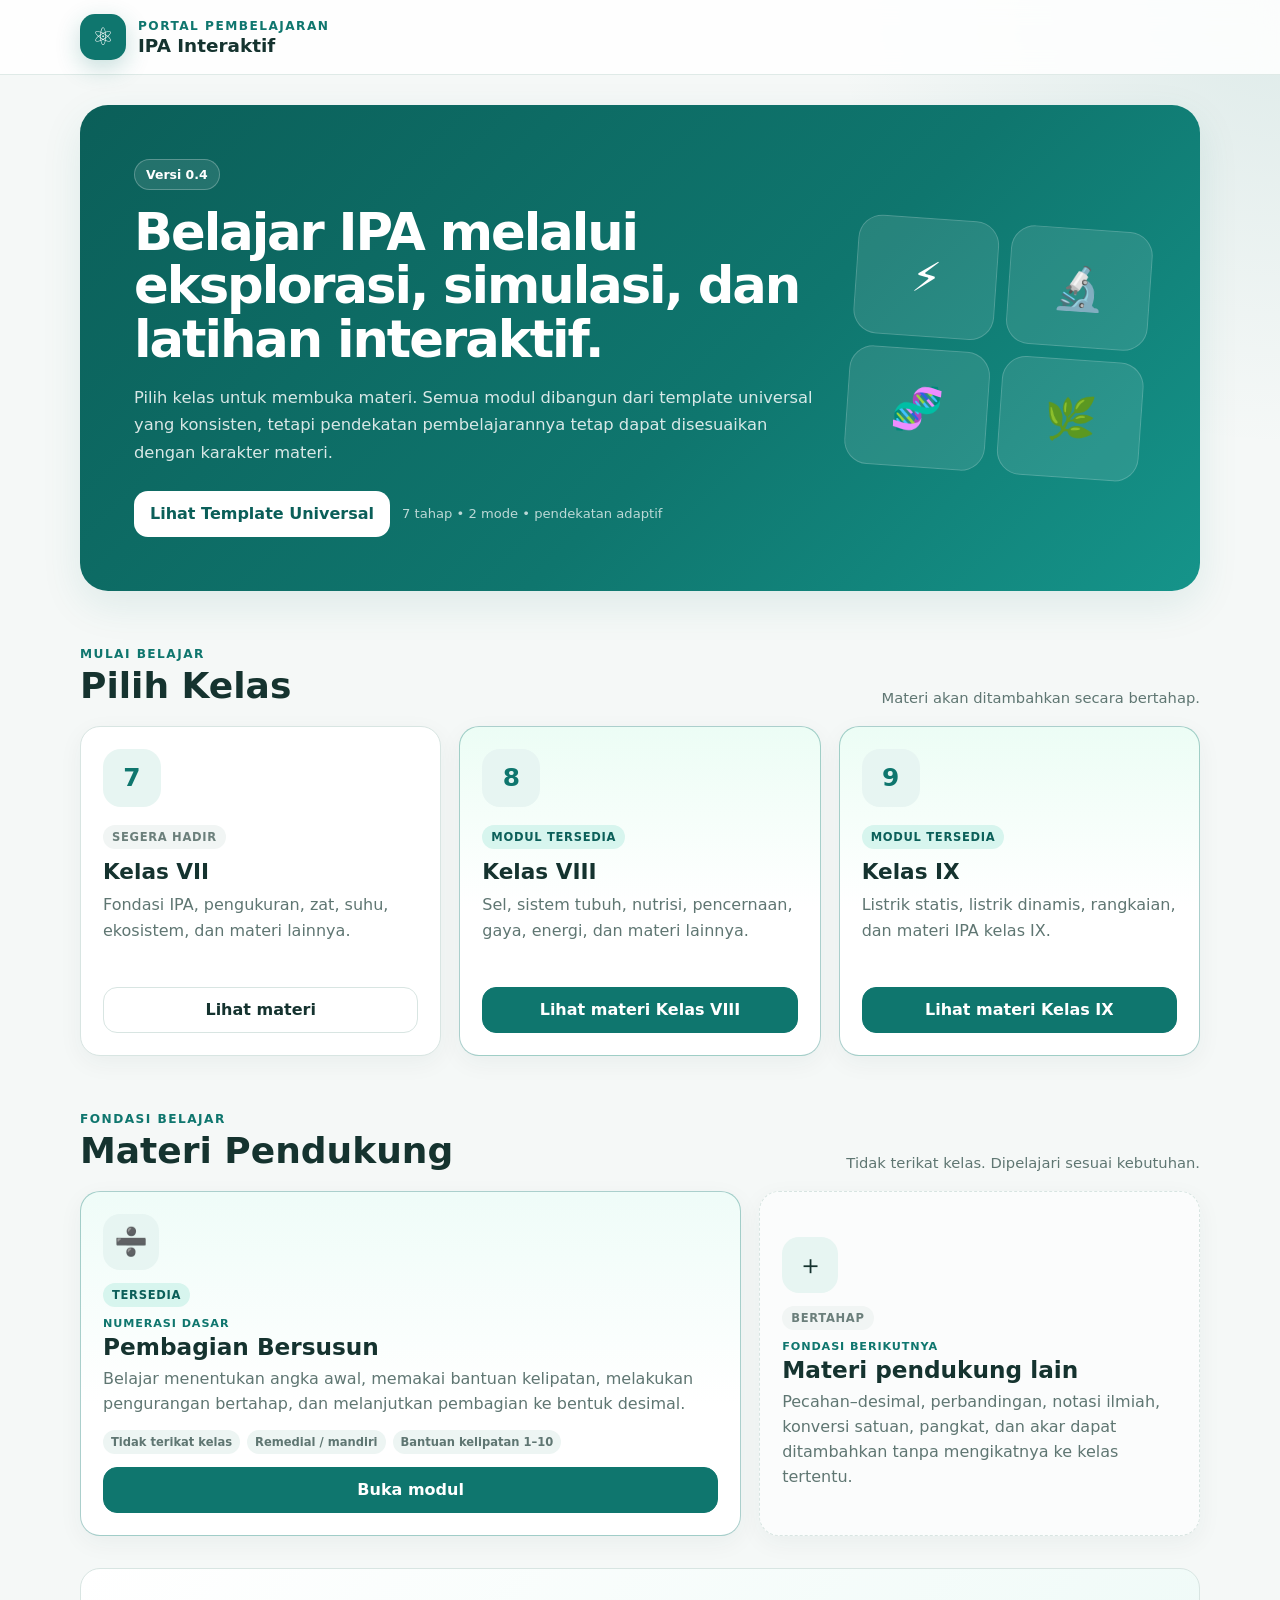
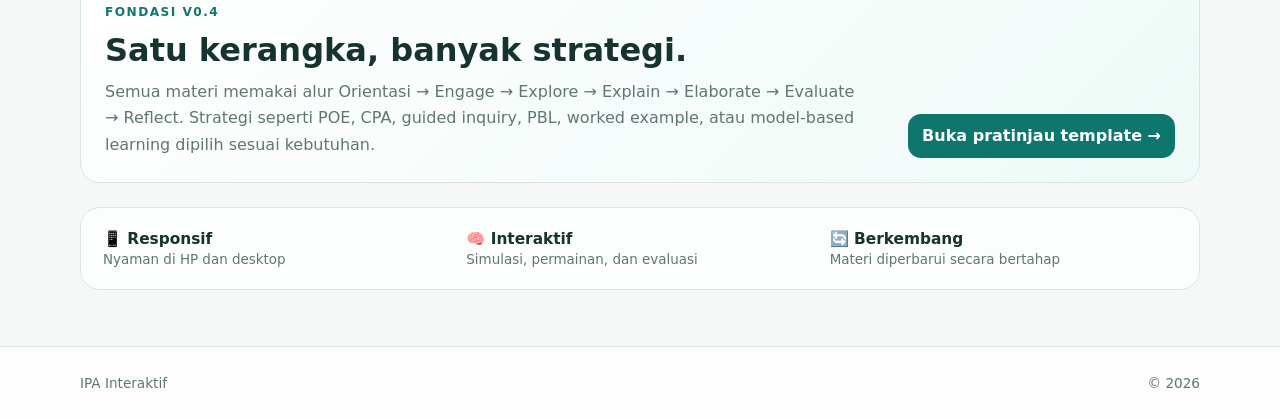
<file: index.html>
<!doctype html>
<html lang="id">
<head>
  <meta charset="utf-8">
  <meta name="viewport" content="width=device-width, initial-scale=1">
  <meta name="theme-color" content="#0f766e">
  <meta name="description" content="Portal media pembelajaran IPA interaktif SMP dan materi pendukung belajar">
  <title>IPA Interaktif</title>
  <link rel="stylesheet" href="assets/css/style.css">
</head>
<body>
  <header class="topbar">
    <div class="shell brand">
      <div class="brand-mark" aria-hidden="true">⚛</div>
      <div>
        <p class="eyebrow">Portal Pembelajaran</p>
        <h1>IPA Interaktif</h1>
      </div>
    </div>
  </header>

  <main class="shell">
    <section class="hero" aria-labelledby="judul-hero">
      <div>
        <span class="badge">Versi 0.4</span>
        <h2 id="judul-hero">Belajar IPA melalui eksplorasi, simulasi, dan latihan interaktif.</h2>
        <p>
          Pilih kelas untuk membuka materi. Semua modul dibangun dari template universal
          yang konsisten, tetapi pendekatan pembelajarannya tetap dapat disesuaikan dengan karakter materi.
        </p>
        <div class="hero-actions">
          <a class="hero-button" href="template-universal/">Lihat Template Universal</a>
          <span class="hero-caption">7 tahap • 2 mode • pendekatan adaptif</span>
        </div>
      </div>

      <div class="hero-visual" aria-hidden="true">
        <span>⚡</span>
        <span>🔬</span>
        <span>🧬</span>
        <span>🌿</span>
      </div>
    </section>

    <section class="section" aria-labelledby="pilih-kelas">
      <div class="section-heading">
        <div>
          <p class="eyebrow">Mulai belajar</p>
          <h2 id="pilih-kelas">Pilih Kelas</h2>
        </div>
        <p class="section-note">Materi akan ditambahkan secara bertahap.</p>
      </div>

      <div class="class-grid">
        <article class="class-card is-coming">
          <div class="class-icon" aria-hidden="true">7</div>
          <div>
            <span class="status">Segera hadir</span>
            <h3>Kelas VII</h3>
            <p>Fondasi IPA, pengukuran, zat, suhu, ekosistem, dan materi lainnya.</p>
          </div>
          <button class="card-action" type="button" data-coming="Kelas VII">Lihat materi</button>
        </article>

        <article class="class-card is-active">
          <div class="class-icon" aria-hidden="true">8</div>
          <div>
            <span class="status status-active">Modul tersedia</span>
            <h3>Kelas VIII</h3>
            <p>Sel, sistem tubuh, nutrisi, pencernaan, gaya, energi, dan materi lainnya.</p>
          </div>
          <a class="card-action primary" href="kelas-8/">Lihat materi Kelas VIII</a>
        </article>

        <article class="class-card is-active">
          <div class="class-icon" aria-hidden="true">9</div>
          <div>
            <span class="status status-active">Modul tersedia</span>
            <h3>Kelas IX</h3>
            <p>Listrik statis, listrik dinamis, rangkaian, dan materi IPA kelas IX.</p>
          </div>
          <a class="card-action primary" href="kelas-9/">Lihat materi Kelas IX</a>
        </article>
      </div>
    </section>


    <section class="section support-section" aria-labelledby="materi-pendukung">
      <div class="section-heading">
        <div>
          <p class="eyebrow">Fondasi belajar</p>
          <h2 id="materi-pendukung">Materi Pendukung</h2>
        </div>
        <p class="section-note">Tidak terikat kelas. Dipelajari sesuai kebutuhan.</p>
      </div>

      <div class="support-grid">
        <article class="support-card is-active">
          <div class="support-icon" aria-hidden="true">➗</div>
          <div class="support-copy">
            <span class="status status-active">Tersedia</span>
            <p class="material-kicker">Numerasi dasar</p>
            <h3>Pembagian Bersusun</h3>
            <p>Belajar menentukan angka awal, memakai bantuan kelipatan, melakukan pengurangan bertahap, dan melanjutkan pembagian ke bentuk desimal.</p>
          </div>
          <div class="material-meta">
            <span>Tidak terikat kelas</span>
            <span>Remedial / mandiri</span>
            <span>Bantuan kelipatan 1–10</span>
          </div>
          <a class="card-action primary" href="materi-pendukung/pembagian-bersusun/">Buka modul</a>
        </article>

        <article class="support-card support-placeholder">
          <div class="support-icon" aria-hidden="true">＋</div>
          <div class="support-copy">
            <span class="status">Bertahap</span>
            <p class="material-kicker">Fondasi berikutnya</p>
            <h3>Materi pendukung lain</h3>
            <p>Pecahan–desimal, perbandingan, notasi ilmiah, konversi satuan, pangkat, dan akar dapat ditambahkan tanpa mengikatnya ke kelas tertentu.</p>
          </div>
        </article>
      </div>
    </section>

    <section class="framework-card" aria-labelledby="framework-title">
      <div>
        <p class="eyebrow">Fondasi v0.4</p>
        <h2 id="framework-title">Satu kerangka, banyak strategi.</h2>
        <p>
          Semua materi memakai alur Orientasi → Engage → Explore → Explain → Elaborate → Evaluate → Reflect.
          Strategi seperti POE, CPA, guided inquiry, PBL, worked example, atau model-based learning dipilih sesuai kebutuhan.
        </p>
      </div>
      <a class="framework-link" href="template-universal/">Buka pratinjau template →</a>
    </section>

    <section class="info-strip" aria-label="Keunggulan portal">
      <div><strong>📱 Responsif</strong><span>Nyaman di HP dan desktop</span></div>
      <div><strong>🧠 Interaktif</strong><span>Simulasi, permainan, dan evaluasi</span></div>
      <div><strong>🔄 Berkembang</strong><span>Materi diperbarui secara bertahap</span></div>
    </section>
  </main>

  <footer>
    <div class="shell footer-inner">
      <span>IPA Interaktif</span>
      <span id="year"></span>
    </div>
  </footer>

  <div class="toast" id="toast" role="status" aria-live="polite"></div>

  <script src="assets/js/app.js"></script>
</body>
</html>
</file>
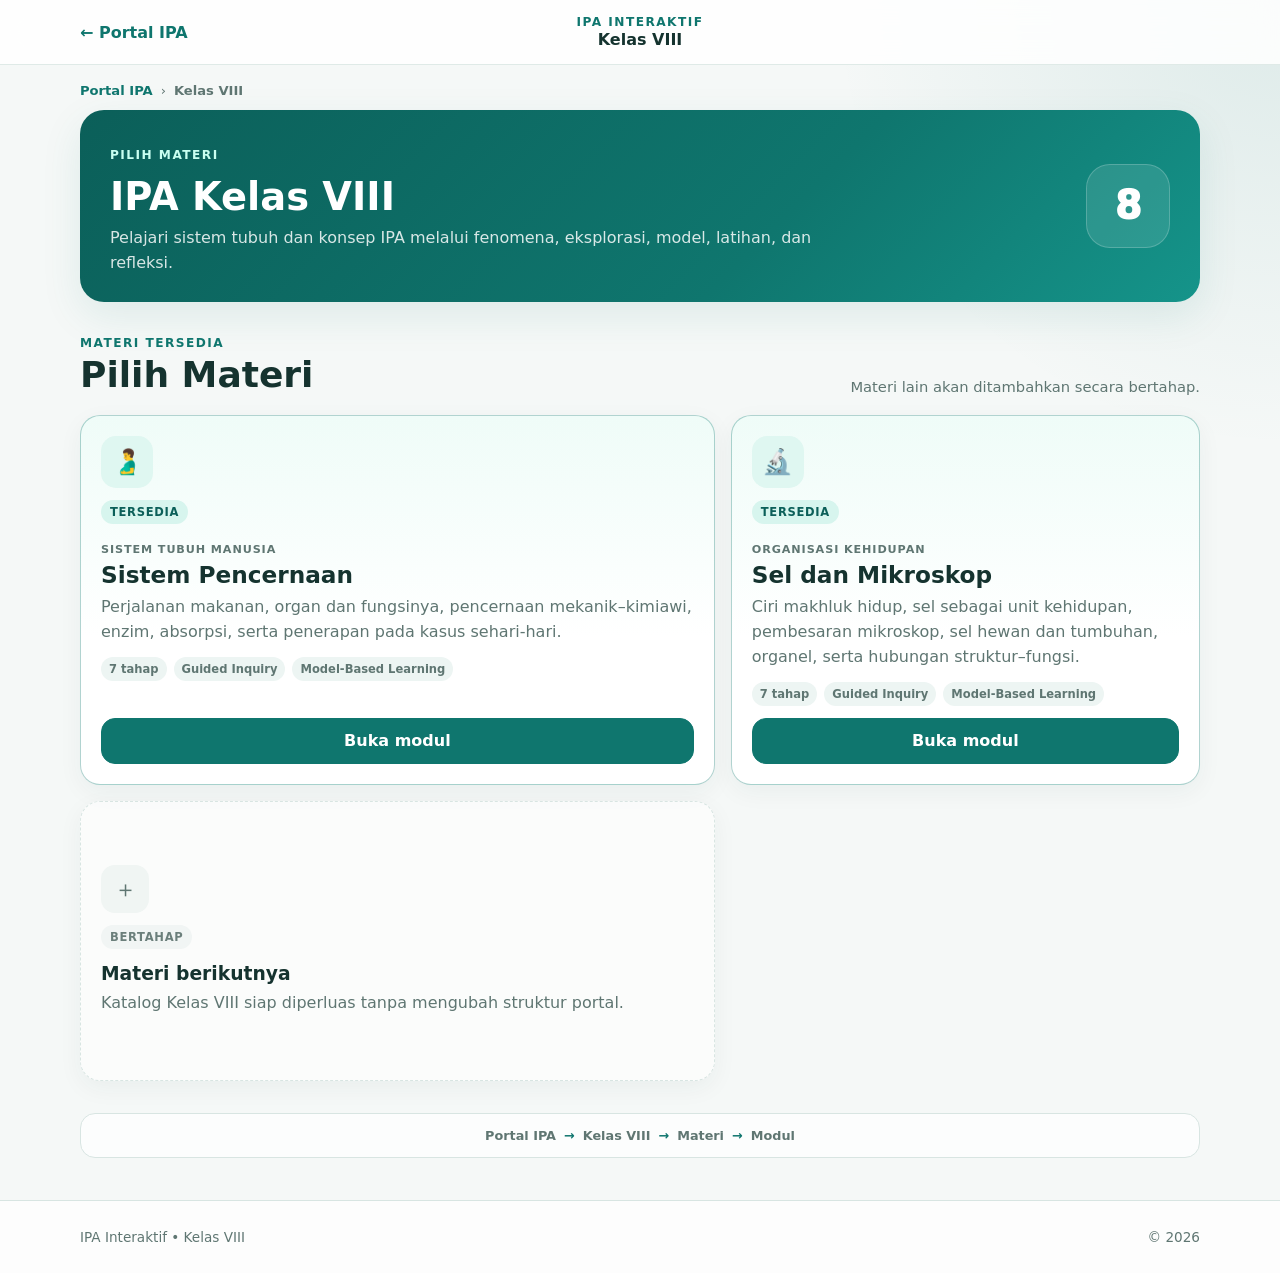
<file: kelas-8/index.html>
<!doctype html>
<html lang="id">
<head>
  <meta charset="utf-8">
  <meta name="viewport" content="width=device-width, initial-scale=1">
  <meta name="theme-color" content="#0f766e">
  <meta name="description" content="Daftar materi IPA Interaktif Kelas VIII">
  <title>Kelas VIII — IPA Interaktif</title>
  <link rel="stylesheet" href="../assets/css/style.css">
</head>
<body>
  <header class="topbar">
    <div class="shell class-topbar">
      <a class="back-link" href="../">← Portal IPA</a>
      <div class="class-topbar-title">
        <p class="eyebrow">IPA Interaktif</p>
        <h1>Kelas VIII</h1>
      </div>
    </div>
  </header>

  <main class="shell">
    <nav class="breadcrumb" aria-label="Breadcrumb">
      <a href="../">Portal IPA</a><span>›</span><strong>Kelas VIII</strong>
    </nav>

    <section class="class-hero" aria-labelledby="judul-kelas">
      <div>
        <p class="eyebrow class-hero-eyebrow">Pilih materi</p>
        <h2 id="judul-kelas">IPA Kelas VIII</h2>
        <p>Pelajari sistem tubuh dan konsep IPA melalui fenomena, eksplorasi, model, latihan, dan refleksi.</p>
      </div>
      <div class="class-hero-number" aria-hidden="true">8</div>
    </section>

    <section class="section material-section" aria-labelledby="daftar-materi">
      <div class="section-heading">
        <div><p class="eyebrow">Materi tersedia</p><h2 id="daftar-materi">Pilih Materi</h2></div>
        <p class="section-note">Materi lain akan ditambahkan secara bertahap.</p>
      </div>

      <div class="material-grid">
        <article class="material-card is-active">
          <div class="material-icon" aria-hidden="true">🫃</div>
          <div class="material-copy">
            <span class="status status-active">Tersedia</span>
            <p class="material-kicker">Sistem tubuh manusia</p>
            <h3>Sistem Pencernaan</h3>
            <p>Perjalanan makanan, organ dan fungsinya, pencernaan mekanik–kimiawi, enzim, absorpsi, serta penerapan pada kasus sehari-hari.</p>
          </div>
          <div class="material-meta">
            <span>7 tahap</span>
            <span>Guided Inquiry</span>
            <span>Model-Based Learning</span>
          </div>
          <a class="card-action primary" href="sistem-pencernaan/">Buka modul</a>
        </article>

        <article class="material-card is-active">
          <div class="material-icon" aria-hidden="true">🔬</div>
          <div class="material-copy">
            <span class="status status-active">Tersedia</span>
            <p class="material-kicker">Organisasi kehidupan</p>
            <h3>Sel dan Mikroskop</h3>
            <p>Ciri makhluk hidup, sel sebagai unit kehidupan, pembesaran mikroskop, sel hewan dan tumbuhan, organel, serta hubungan struktur–fungsi.</p>
          </div>
          <div class="material-meta">
            <span>7 tahap</span>
            <span>Guided Inquiry</span>
            <span>Model-Based Learning</span>
          </div>
          <a class="card-action primary" href="sel/">Buka modul</a>
        </article>

        <article class="material-card material-card-placeholder">
          <div class="material-placeholder-icon" aria-hidden="true">＋</div>
          <div>
            <span class="status">Bertahap</span>
            <h3>Materi berikutnya</h3>
            <p>Katalog Kelas VIII siap diperluas tanpa mengubah struktur portal.</p>
          </div>
        </article>
      </div>
    </section>

    <section class="class-route" aria-label="Alur navigasi">
      <span>Portal IPA</span><b>→</b><span>Kelas VIII</span><b>→</b><span>Materi</span><b>→</b><span>Modul</span>
    </section>
  </main>

  <footer><div class="shell footer-inner"><span>IPA Interaktif • Kelas VIII</span><span id="year"></span></div></footer>
  <div class="toast" id="toast" role="status" aria-live="polite"></div>
  <script src="../assets/js/app.js"></script>
</body>
</html>
</file>
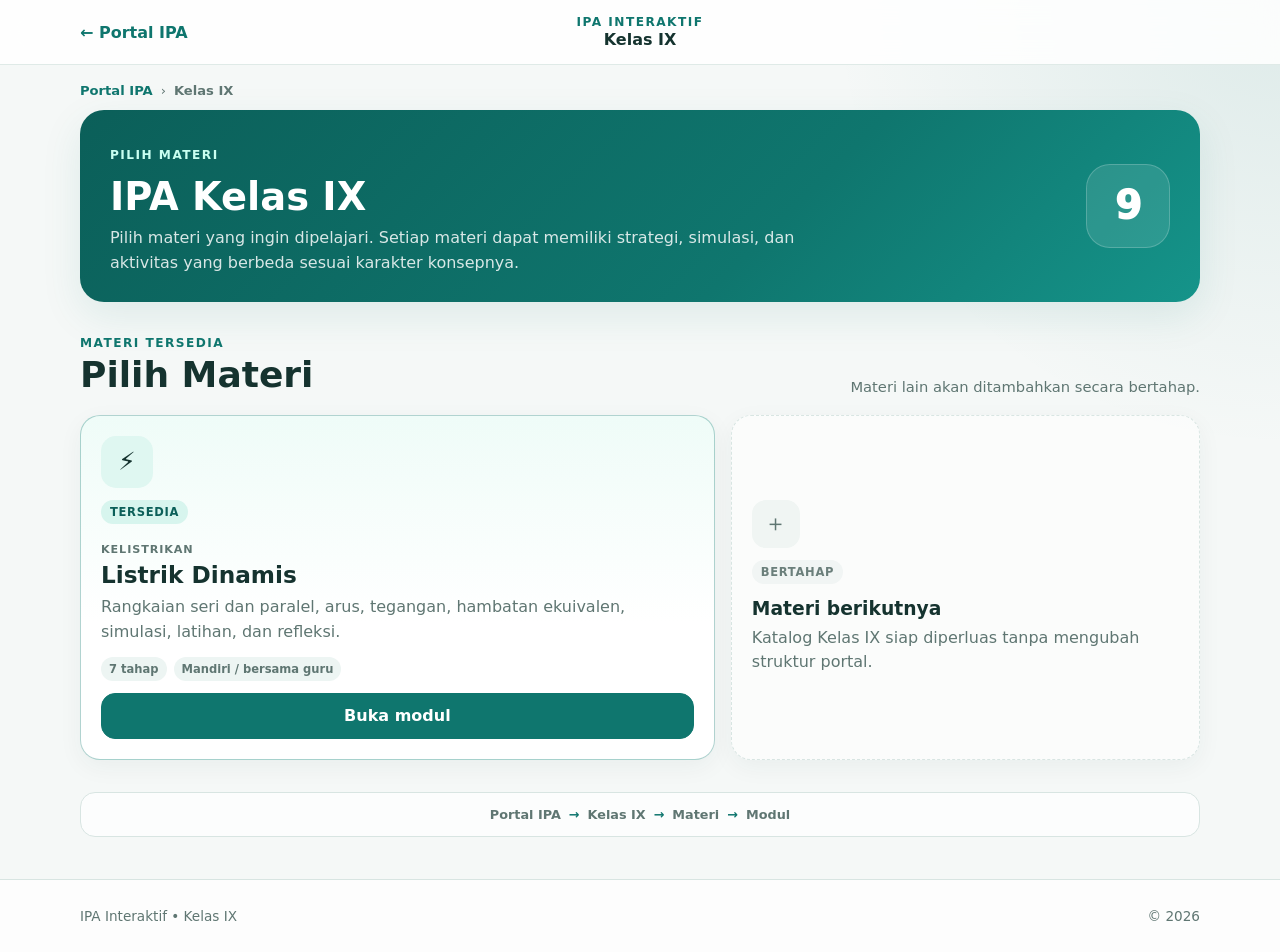
<file: kelas-9/index.html>
<!doctype html>
<html lang="id">
<head>
  <meta charset="utf-8">
  <meta name="viewport" content="width=device-width, initial-scale=1">
  <meta name="theme-color" content="#0f766e">
  <meta name="description" content="Daftar materi IPA Interaktif Kelas IX">
  <title>Kelas IX — IPA Interaktif</title>
  <link rel="stylesheet" href="../assets/css/style.css">
</head>
<body>
  <header class="topbar">
    <div class="shell class-topbar">
      <a class="back-link" href="../">← Portal IPA</a>
      <div class="class-topbar-title">
        <p class="eyebrow">IPA Interaktif</p>
        <h1>Kelas IX</h1>
      </div>
    </div>
  </header>

  <main class="shell">
    <nav class="breadcrumb" aria-label="Breadcrumb">
      <a href="../">Portal IPA</a>
      <span>›</span>
      <strong>Kelas IX</strong>
    </nav>

    <section class="class-hero" aria-labelledby="judul-kelas">
      <div>
        <p class="eyebrow class-hero-eyebrow">Pilih materi</p>
        <h2 id="judul-kelas">IPA Kelas IX</h2>
        <p>Pilih materi yang ingin dipelajari. Setiap materi dapat memiliki strategi, simulasi, dan aktivitas yang berbeda sesuai karakter konsepnya.</p>
      </div>
      <div class="class-hero-number" aria-hidden="true">9</div>
    </section>

    <section class="section material-section" aria-labelledby="daftar-materi">
      <div class="section-heading">
        <div>
          <p class="eyebrow">Materi tersedia</p>
          <h2 id="daftar-materi">Pilih Materi</h2>
        </div>
        <p class="section-note">Materi lain akan ditambahkan secara bertahap.</p>
      </div>

      <div class="material-grid">
        <article class="material-card is-active">
          <div class="material-icon" aria-hidden="true">⚡</div>
          <div class="material-copy">
            <span class="status status-active">Tersedia</span>
            <p class="material-kicker">Kelistrikan</p>
            <h3>Listrik Dinamis</h3>
            <p>Rangkaian seri dan paralel, arus, tegangan, hambatan ekuivalen, simulasi, latihan, dan refleksi.</p>
          </div>
          <div class="material-meta">
            <span>7 tahap</span>
            <span>Mandiri / bersama guru</span>
          </div>
          <a class="card-action primary" href="listrik-dinamis/">Buka modul</a>
        </article>

        <article class="material-card material-card-placeholder">
          <div class="material-placeholder-icon" aria-hidden="true">＋</div>
          <div>
            <span class="status">Bertahap</span>
            <h3>Materi berikutnya</h3>
            <p>Katalog Kelas IX siap diperluas tanpa mengubah struktur portal.</p>
          </div>
        </article>
      </div>
    </section>

    <section class="class-route" aria-label="Alur navigasi">
      <span>Portal IPA</span><b>→</b><span>Kelas IX</span><b>→</b><span>Materi</span><b>→</b><span>Modul</span>
    </section>
  </main>

  <footer>
    <div class="shell footer-inner">
      <span>IPA Interaktif • Kelas IX</span>
      <span id="year"></span>
    </div>
  </footer>

  <div class="toast" id="toast" role="status" aria-live="polite"></div>
  <script src="../assets/js/app.js"></script>
</body>
</html>
</file>
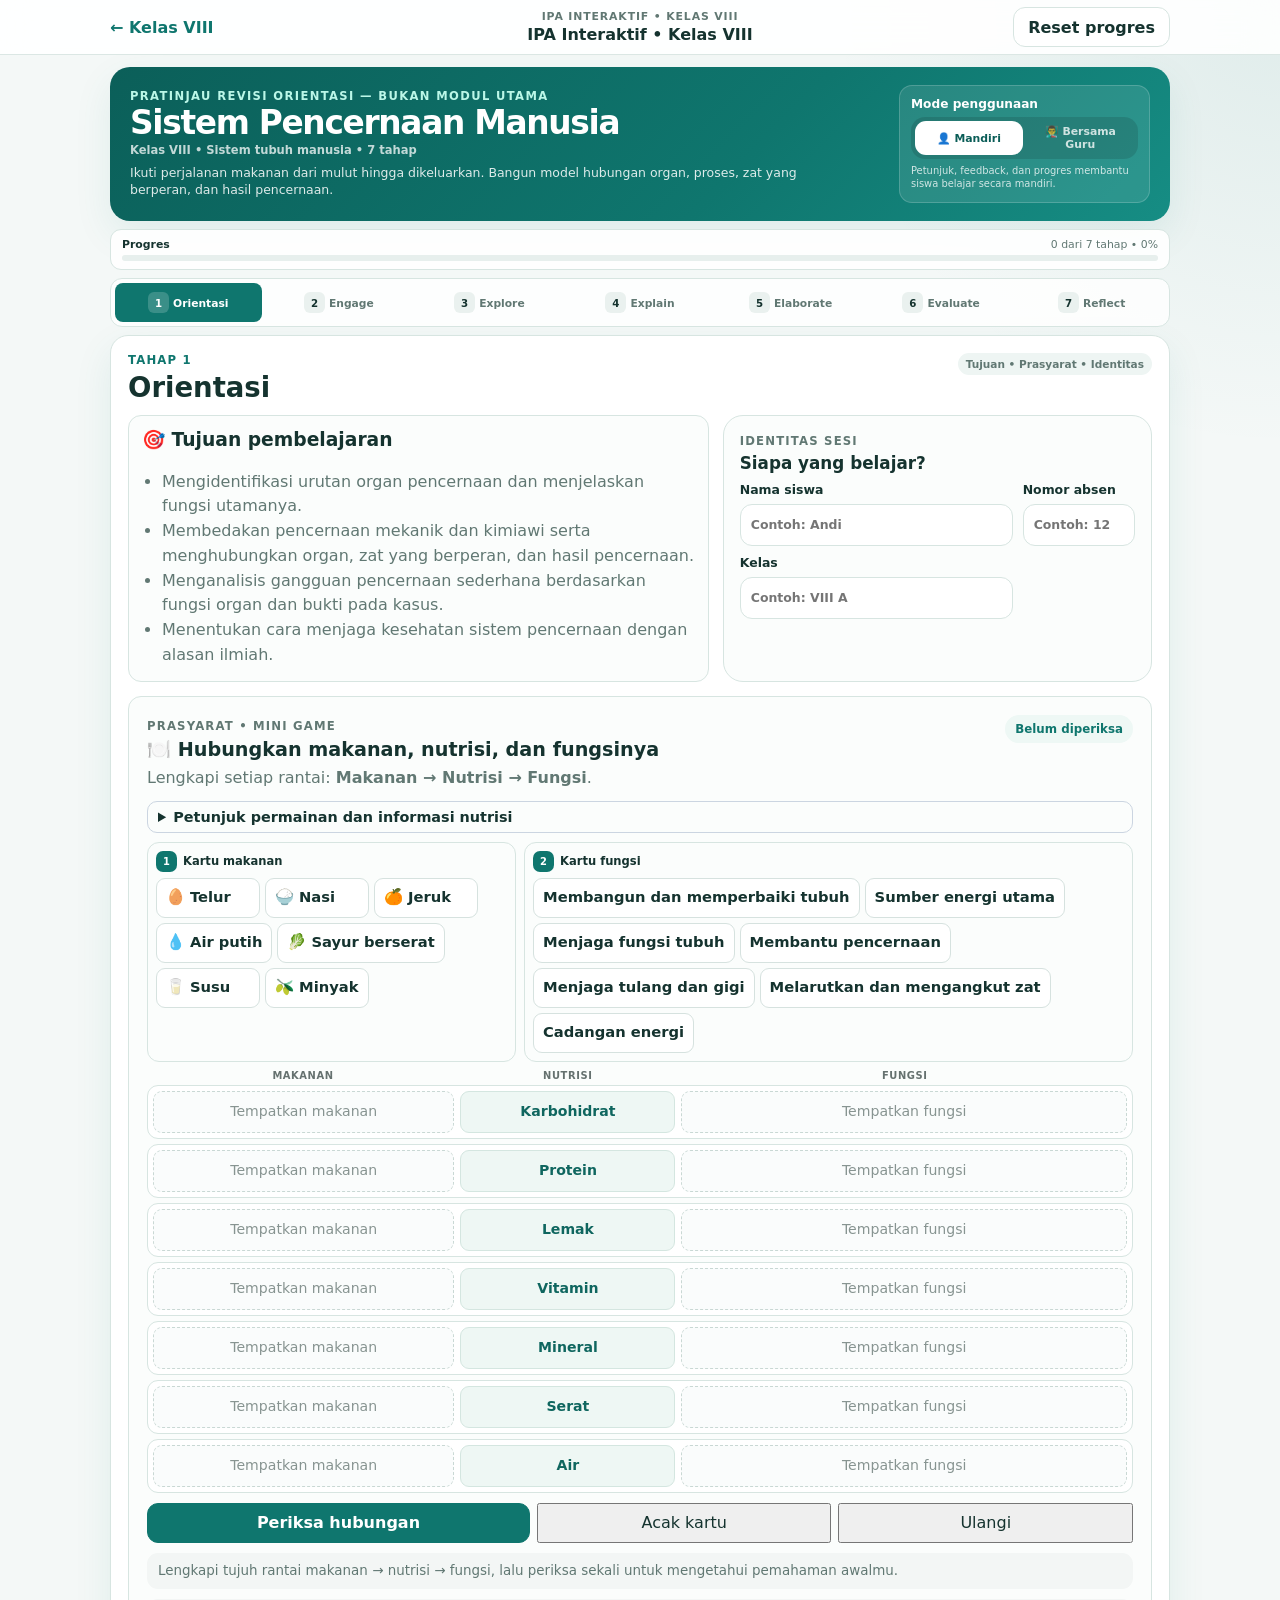
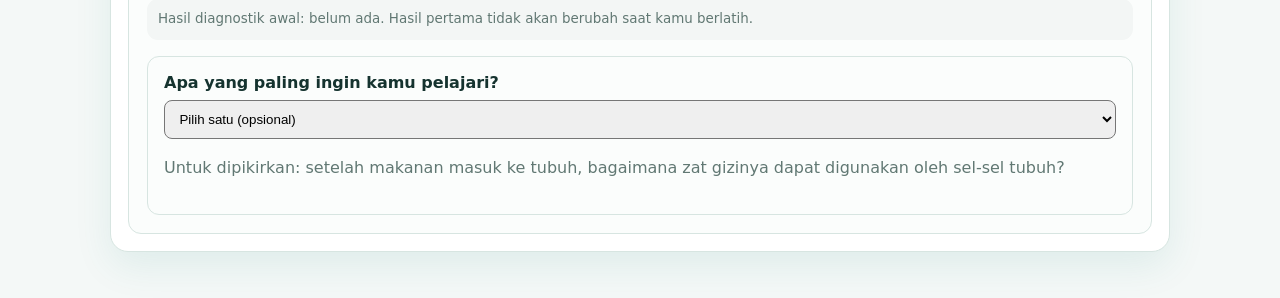
<file: pratinjau-orientasi/index.html>
<!doctype html>
<html lang="id">
<head>
  <meta charset="utf-8">
  <meta name="viewport" content="width=device-width, initial-scale=1, viewport-fit=cover">
  <meta name="theme-color" content="#0f766e">
  <meta name="description" content="Modul interaktif Sistem Pencernaan Manusia kelas VIII">
  <title>Sistem Pencernaan — IPA Interaktif Kelas VIII</title>
  <link rel="stylesheet" href="../template-universal/style.css?v=20260928-master1">
  <link rel="stylesheet" href="../kelas-8/sistem-pencernaan/digestive.css?v=20260930-model-line1">
  <style>
    .digest-readiness{margin-top:1rem;padding:1rem;border:1px solid var(--line,#cbd5e1);border-radius:12px}
    .digest-readiness label{display:block;margin-bottom:.5rem}
    .digest-readiness select{max-width:100%;width:100%;padding:.65rem;border-radius:8px}
    .relation-card:focus-visible,.relation-slot:focus-visible{outline:3px solid #0f766e;outline-offset:3px}
    .relation-slot.has-correct{border-color:#16a34a}
    .relation-slot.has-wrong{border-color:#dc2626}
    .relation-slot .relation-card.is-correct{box-shadow:inset 0 0 0 2px #16a34a}
    .relation-slot .relation-card.is-wrong{box-shadow:inset 0 0 0 2px #dc2626}
  </style>

  <style id="compact-orientation-v2">
    /* Hanya mini game Orientasi pada halaman pratinjau */
    .orientation-panel .nutrient-prereq-card{padding:clamp(10px,1.5vw,18px)!important}
    .orientation-panel .nutrient-game-head{gap:8px!important;margin-bottom:6px!important}
    .orientation-panel .nutrient-game-head h3{margin:2px 0 4px!important;font-size:clamp(1rem,1.5vw,1.2rem)!important}
    .orientation-panel .nutrient-game-head p{margin:2px 0!important}
    .orientation-panel .relation-bank-grid{gap:8px!important;margin:8px 0!important}
    .orientation-panel .relation-bank{padding:8px!important}
    .orientation-panel .relation-card-bank{gap:5px!important}
    .orientation-panel .relation-card{min-height:40px!important;padding:6px 9px!important;line-height:1.25!important;font-size:clamp(.82rem,1.15vw,.94rem)!important}
    .orientation-panel .relation-card-emoji{font-size:1.05em!important}
    .orientation-panel .nutrition-chain-grid{gap:5px!important}
    .orientation-panel .nutrition-chain-row{gap:6px!important;margin:0!important}
    .orientation-panel .relation-slot{min-height:42px!important;padding:5px 7px!important;line-height:1.3!important;font-size:clamp(.8rem,1.1vw,.94rem)!important}
    .orientation-panel .relation-column-head{margin:7px 0 4px!important}
    .orientation-panel .nutrient-game-actions{gap:7px!important;margin-top:10px!important}
    .orientation-panel .nutrient-game-actions button{min-height:40px!important;padding:7px 12px!important}
    .compact-game-help{margin:7px 0 9px;border:1px solid #cbd5e1;border-radius:10px;padding:7px 10px}
    .compact-game-help summary{cursor:pointer;font-weight:600;font-size:.9rem}
    .compact-game-help .nutrient-game-instruction{margin-top:8px!important}
    @media(max-width:640px){
      .orientation-panel .nutrient-game-actions{
        display:grid!important;
        grid-template-columns:minmax(0,1fr) minmax(0,1fr)!important;
        gap:8px!important;
        align-items:stretch!important;
      }
      .orientation-panel .nutrient-game-actions button{
        box-sizing:border-box!important;
        width:100%!important;
        min-width:0!important;
        min-height:48px!important;
        height:100%!important;
        margin:0!important;
        padding:9px 6px!important;
        font-size:clamp(.85rem,3.4vw,1rem)!important;
        text-align:center!important;
        white-space:normal!important;
      }
      .orientation-panel #resetNutrientGame{grid-column:1 / -1!important;}

      .orientation-panel .relation-card,.orientation-panel .relation-slot{min-height:44px!important}
      .orientation-panel .nutrition-chain-row{gap:4px!important}
      .orientation-panel .relation-slot{padding:5px 4px!important}
      /* Override aturan bawaan yang membuat tombol Periksa memenuhi satu baris. */
      .orientation-panel .nutrient-game-actions{display:grid!important;grid-template-columns:repeat(2,minmax(0,1fr))!important}
      .orientation-panel #checkNutrientGame{grid-column:1!important;grid-row:1!important}
      .orientation-panel #shuffleNutrientGame{grid-column:2!important;grid-row:1!important}
      .orientation-panel #resetNutrientGame{grid-column:1 / -1!important;grid-row:2!important}
    }
  </style>
<style id="engage-revision-e1-e6">
    .engage-panel .engage-process-options{display:grid;grid-template-columns:1fr;gap:8px}
    .engage-panel .engage-process-options button{white-space:normal;text-align:left;min-height:44px}
    .engage-panel .engage-second-heading{margin-top:18px}
    .engage-panel .engage-reason-label{display:block;margin:16px 0 7px;line-height:1.5}
    .engage-panel .engage-reason-label span{font-weight:400}
    .engage-panel .engage-two-answers textarea{display:block;width:100%;box-sizing:border-box;min-height:82px;padding:11px;border:1px solid #94a3b8;border-radius:10px;font:inherit;resize:vertical}
    .engage-panel .engage-two-answers textarea:focus-visible{outline:3px solid #0f766e;outline-offset:2px}
    .engage-panel .engage-two-answers{display:grid;gap:8px}
    .engage-panel .engage-answer-box{border:1px solid #94a3b8;border-radius:12px;padding:12px;background:#fff;display:flex;flex-direction:column;gap:5px}
    .engage-panel .engage-answer-prefix{display:block;font-weight:700;margin:0!important;color:#134e4a}
    .engage-panel .engage-answer-box textarea{border:0!important;border-radius:0!important;padding:2px 0!important;min-height:65px;outline:none;background:transparent;resize:vertical}
    .engage-panel .engage-answer-box:focus-within{outline:3px solid #0f766e;outline-offset:2px}
    .engage-panel .engage-answer-box textarea:focus-visible{outline:0!important}
    .engage-panel .engage-bridge{margin:14px 0 6px;padding:12px;background:#ecfdf5;border-radius:10px}
  </style><style id="explore-revision-x1-x6">
.explore-panel .visual-editor-toggle,.explore-panel .visual-editor-panel{display:none!important}
.explore-panel .explore-guide,.explore-panel .explore-compare,.explore-panel .explore-original{border:1px solid #d1e0e1;border-radius:12px;padding:12px;margin:12px 0}
.explore-panel .explore-compare label,.explore-panel .prediction-check label{display:block;margin:14px 0 6px}
.explore-panel .explore-compare select,.explore-panel .explore-compare textarea,.explore-panel .prediction-check textarea{box-sizing:border-box;width:100%;padding:10px;border:1px solid #94a3b8;border-radius:10px;background:#fff;font:inherit;min-height:44px}
.explore-panel .explore-compare textarea,.explore-panel .prediction-check textarea{min-height:92px}
.explore-panel .explore-original{background:#f8fafc;overflow-wrap:anywhere}
.explore-panel .journey-actions{display:flex;gap:8px;flex-wrap:wrap}
.explore-panel .journey-actions button{min-height:44px}
</style><style id="explore-eight-questions">
.explore-panel .explore-organ-question{display:grid;gap:7px;margin-top:12px}
.explore-panel .explore-organ-question button{min-height:44px;text-align:left;white-space:normal;padding:10px 12px;border:1px solid #bdd5d0;border-radius:10px;background:#fff;color:#123b37;font:inherit;cursor:pointer}
.explore-panel .explore-organ-question button.is-selected{border:2px solid #0f766e;background:#e2f7ef}
.explore-panel .explore-organ-question button:focus-visible{outline:3px solid #0f766e;outline-offset:2px}
</style><style id="explore-review-layout-fix">
.explore-panel .prediction-check{display:flex!important;flex-direction:column!important;align-items:stretch!important;grid-template-columns:none!important;gap:14px!important;padding:clamp(14px,2vw,24px)!important}
.explore-panel .prediction-check>div,.explore-panel .prediction-check>p,.explore-panel .prediction-check>h3,.explore-panel .prediction-check>label,.explore-panel .prediction-check>textarea,.explore-panel .prediction-check>button{width:100%!important;max-width:none!important;min-width:0!important;box-sizing:border-box!important;grid-column:1/-1!important;grid-row:auto!important;margin:0!important}
.explore-panel .prediction-check .explore-original{width:100%!important;display:grid!important;grid-template-columns:repeat(2,minmax(0,1fr))!important;gap:10px!important;padding:16px!important}
.explore-panel .prediction-check .explore-original p{margin:0!important;overflow-wrap:anywhere;line-height:1.5}
.explore-panel .prediction-check textarea{display:block!important;min-height:142px!important;width:100%!important;resize:vertical!important}
.explore-panel .prediction-check #checkPrediction{min-height:48px!important;width:100%!important}
@media(max-width:680px){.explore-panel .prediction-check .explore-original{grid-template-columns:1fr!important}}
</style><style id="explore-two-review-fields">
.explore-panel .prediction-check .explore-review-two{display:grid!important;grid-template-columns:1fr!important;gap:12px!important;width:100%!important;max-width:none!important}
.explore-panel .prediction-check .explore-review-answer{display:flex;flex-direction:column;gap:6px;padding:12px;border:1px solid #94a3b8;border-radius:12px;box-sizing:border-box;width:100%;background:white}
.explore-panel .prediction-check .explore-review-answer label{margin:0!important;display:block}
.explore-panel .prediction-check .explore-review-answer textarea{width:100%!important;min-height:100px!important;border:none!important;outline:none!important;padding:4px 0!important;resize:vertical}
.explore-panel .prediction-check .explore-review-answer:focus-within{outline:3px solid #0f766e;outline-offset:2px}
</style><style id="explore-progressive-unlock">.explore-panel .explore-stage-lock{padding:14px 16px;border:1px solid #cbd5e1;border-radius:12px;background:#f8fafc;color:#475569;margin:12px 0;line-height:1.5}.explore-panel #exploreComparePanel[hidden],.explore-panel #explorePredictionPanel[hidden],.explore-panel .explore-stage-lock[hidden]{display:none!important}</style><style id="explore-conclusion-fixed-prefix">
.explore-panel .explore-conclusion-answer{box-sizing:border-box;width:100%;padding:12px;border:1px solid #94a3b8;border-radius:12px;background:#fff;display:flex;flex-direction:column;gap:6px}
.explore-panel .explore-conclusion-prefix{font-weight:700;margin:0!important;color:#134e4a}
.explore-panel .explore-conclusion-answer #exploreConclusion{border:0!important;border-radius:0!important;outline:0!important;box-shadow:none!important;padding:4px 0!important;min-height:100px;resize:vertical}
.explore-panel .explore-conclusion-answer:focus-within{outline:3px solid #0f766e;outline-offset:2px}
</style><style id="explain-p1-p6">
.explain-panel .visual-editor-toggle,.explain-panel .visual-editor-panel{display:none!important}
.explain-panel .explain-two-types{display:grid;grid-template-columns:repeat(2,minmax(0,1fr));gap:12px;margin:14px 0}
.explain-panel .explain-two-types>div,.explain-panel .explain-check{padding:14px;border:1px solid #cbd5e1;border-radius:12px}
.explain-panel .explain-two-types p{margin:6px 0 0}
.explain-panel .explain-more-enzymes{margin:12px 0;padding:12px;border:1px solid #cbd5e1;border-radius:10px}
.explain-panel .explain-more-enzymes summary{cursor:pointer;font-weight:650}
.explain-panel .explain-check-options{display:grid;gap:8px}
.explain-panel .explain-check-options button{text-align:left;white-space:normal;min-height:44px;padding:10px;border:1px solid #cbd5e1;border-radius:10px}
.explain-panel .explain-check-options button.is-selected{border:2px solid #0f766e;background:#e0f2ef}
.explain-panel .explain-answer-wrap{border:1px solid #94a3b8;border-radius:10px;padding:12px;display:grid;gap:8px}
.explain-panel .explain-answer-wrap span{font-weight:700}
.explain-panel .explain-answer-wrap textarea{width:100%;box-sizing:border-box;border:0;min-height:95px;padding:5px;font:inherit}
@media(max-width:650px){.explain-panel .explain-two-types{grid-template-columns:1fr}}
</style><style id="explain-visible-enzyme-steps">
.explain-panel .explain-visible-enzymes{border:1px solid #cbd5e1;border-radius:12px;padding:14px;margin:14px 0}
.explain-panel .explain-visible-enzymes h4{margin:0 0 12px}
.explain-panel .explain-visible-enzymes .enzyme-step{max-width:100%}
@media(max-width:650px){.explain-panel .explain-visible-enzymes{padding:10px}.explain-panel .enzyme-step-grid{grid-template-columns:1fr!important}}
</style><style id="explain-question-spacing-fix">
.explain-panel #explainUnderstandingCheck label[for="explainAbsorptionReason"]{display:block!important;margin:24px 0 14px!important;line-height:1.5}
.explain-panel #explainUnderstandingCheck .explain-answer-wrap{padding:12px!important;gap:4px!important;margin:0 0 8px!important}
.explain-panel #explainUnderstandingCheck .explain-answer-wrap span{display:block;line-height:1.5}
.explain-panel #explainUnderstandingCheck .explain-answer-wrap textarea{padding:2px 4px!important;min-height:80px!important;line-height:1.5}
@media(max-width:640px){.explain-panel #explainUnderstandingCheck .explain-answer-wrap{padding:12px!important}}
</style><style id="elaborate-case-next-navigation">
.elaborate-panel .hots-case-next{display:flex;justify-content:flex-end;margin:16px 0 0}
.elaborate-panel .hots-case-next button{min-height:48px;padding:12px 24px;font:inherit}
@media(max-width:640px){.elaborate-panel .hots-case-next button{width:100%}}
.elaborate-panel #hotsCasePanel{scroll-margin-top:110px}
.elaborate-panel [data-elab-page="2"]{scroll-margin-top:110px}
</style></head>
<body>
  <header class="app-header">
    <div class="shell header-row">
      <a class="back-link" href="../">← Kelas VIII</a>
      <div class="header-title">
        <span class="version">IPA INTERAKTIF • KELAS VIII</span>
        <strong id="appTitle">Sistem Pencernaan</strong>
      </div>
      <button class="ghost-button" id="resetProgress" type="button">Reset progres</button>
    </div>
  </header>

  <main class="shell app-shell">
    <section class="intro-card">
      <div class="intro-copy">
        <p class="eyebrow">PRATINJAU REVISI ORIENTASI — BUKAN MODUL UTAMA</p>
        <h1 id="materialTitle">Sistem Pencernaan Manusia</h1>
        <p id="materialMeta" class="material-meta">Kelas VIII • 7 tahap</p>
        <p class="intro-text">Ikuti perjalanan makanan dari mulut hingga dikeluarkan. Bangun model hubungan organ, proses, zat yang berperan, dan hasil pencernaan.</p>
      </div>
      <div class="mode-card" aria-labelledby="modeLabel">
        <p id="modeLabel" class="mode-label">Mode penggunaan</p>
        <div class="segmented" role="group" aria-label="Pilih mode penggunaan">
          <button class="mode-button is-active" type="button" data-mode="mandiri">👤 Mandiri</button>
          <button class="mode-button" type="button" data-mode="guru">👨‍🏫 Bersama Guru</button>
        </div>
        <p class="mode-note" id="modeNote"></p>
      </div>
    </section>

    <section class="progress-card" aria-label="Progres pembelajaran">
      <div class="progress-copy"><strong>Progres</strong><span id="progressText">0 dari 7 tahap</span></div>
      <div class="progress-track" aria-hidden="true"><div class="progress-fill" id="progressFill"></div></div>
    </section>

    <nav class="stage-nav" aria-label="Tahapan pembelajaran">
      <button class="stage-tab is-active" data-stage="0"><span>1</span>Orientasi</button>
      <button class="stage-tab" data-stage="1"><span>2</span>Engage</button>
      <button class="stage-tab" data-stage="2"><span>3</span>Explore</button>
      <button class="stage-tab" data-stage="3"><span>4</span>Explain</button>
      <button class="stage-tab" data-stage="4"><span>5</span>Elaborate</button>
      <button class="stage-tab" data-stage="5"><span>6</span>Evaluate</button>
      <button class="stage-tab" data-stage="6"><span>7</span>Reflect</button>
    </nav>

    <section class="stage-panel is-active orientation-panel" data-panel="0">
      <div class="stage-heading">
        <div><p class="stage-kicker">Tahap 1</p><h2>Orientasi</h2></div>
        <span class="principle">Tujuan • Prasyarat • Identitas</span>
      </div>

      <div class="orientation-compact">
        <article class="learning-card objective-card">
          <h3>🎯 Tujuan pembelajaran</h3>
          <ul class="digest-list">
            <li>Mengidentifikasi urutan organ pencernaan dan menjelaskan fungsi utamanya.</li>
            <li>Membedakan pencernaan mekanik dan kimiawi serta menghubungkan organ, zat yang berperan, dan hasil pencernaan.</li>
            <li>Menganalisis gangguan pencernaan sederhana berdasarkan fungsi organ dan bukti pada kasus.</li>
            <li>Menentukan cara menjaga kesehatan sistem pencernaan dengan alasan ilmiah.</li>
          </ul>
        </article>

        <section class="identity-card digest-identity" aria-labelledby="identityTitle">
          <div><p class="stage-kicker">Identitas sesi</p><h3 id="identityTitle">Siapa yang belajar?</h3></div>
          <div class="identity-grid">
            <label><span>Nama siswa</span><input id="studentName" type="text" maxlength="80" autocomplete="name" placeholder="Contoh: Andi"></label>
            <label><span>Nomor absen</span><input id="studentNumber" type="text" inputmode="numeric" maxlength="3" placeholder="Contoh: 12"></label>
            <label><span>Kelas</span><input id="studentClass" type="text" maxlength="30" placeholder="Contoh: VIII A"></label>
          </div>
        </section>
      </div>

      <article class="learning-card prereq-card nutrient-prereq-card">
        <div class="nutrient-game-head">
          <div>
            <p class="stage-kicker">Prasyarat • Mini game</p>
            <h3>🍽️ Hubungkan makanan, nutrisi, dan fungsinya</h3>
            <p>Lengkapi setiap rantai: <b>Makanan → Nutrisi → Fungsi</b>.</p>
          </div>
          <div class="nutrient-game-score" id="nutrientGameScore" aria-live="polite">Belum diperiksa</div>
        </div>

        <details class="compact-game-help">
          <summary>Petunjuk permainan dan informasi nutrisi</summary>
          <div class="nutrient-game-instruction">
            <b>Desktop:</b> seret kartu makanan dan fungsi ke baris nutrisi yang sesuai.
            <b>HP:</b> sentuh kartu lalu kotak tujuan.
            <span>Setiap makanan bisa mengandung lebih dari satu zat gizi. Jeruk adalah contoh sumber vitamin C, susu sumber kalsium, dan serat mendukung kesehatan pencernaan.</span>
          </div>
        </details>

        <div class="relation-bank-grid">
          <section class="relation-bank">
            <div class="relation-bank-title"><span>1</span><b>Kartu makanan</b></div>
            <div class="relation-card-bank" id="foodCardBank" data-bank-type="food" aria-label="Kartu makanan"></div>
          </section>
          <section class="relation-bank">
            <div class="relation-bank-title"><span>2</span><b>Kartu fungsi</b></div>
            <div class="relation-card-bank" id="functionCardBank" data-bank-type="function" aria-label="Kartu fungsi nutrisi"></div>
          </section>
        </div>

        <div class="relation-column-head" aria-hidden="true">
          <b>Makanan</b><b>Nutrisi</b><b>Fungsi</b>
        </div>

        <div class="nutrition-chain-grid" id="nutritionChainGrid">
          <div class="nutrition-chain-row" aria-label="Rantai 1 — Karbohidrat">
            <button type="button" class="relation-slot food-slot" data-slot-type="food"><span>Tempatkan makanan</span></button>
            <div class="relation-slot nutrient-slot" data-correct-nutrient="karbohidrat" aria-label="Nutrisi Karbohidrat"><strong>Karbohidrat</strong>
            </div>
            <button type="button" class="relation-slot function-slot" data-slot-type="function"><span>Tempatkan fungsi</span></button>
          </div>
          <div class="nutrition-chain-row" aria-label="Rantai 2 — Protein">
            <button type="button" class="relation-slot food-slot" data-slot-type="food"><span>Tempatkan makanan</span></button>
            <div class="relation-slot nutrient-slot" data-correct-nutrient="protein" aria-label="Nutrisi Protein"><strong>Protein</strong>
            </div>
            <button type="button" class="relation-slot function-slot" data-slot-type="function"><span>Tempatkan fungsi</span></button>
          </div>
          <div class="nutrition-chain-row" aria-label="Rantai 3 — Lemak">
            <button type="button" class="relation-slot food-slot" data-slot-type="food"><span>Tempatkan makanan</span></button>
            <div class="relation-slot nutrient-slot" data-correct-nutrient="lemak" aria-label="Nutrisi Lemak"><strong>Lemak</strong>
            </div>
            <button type="button" class="relation-slot function-slot" data-slot-type="function"><span>Tempatkan fungsi</span></button>
          </div>
          <div class="nutrition-chain-row" aria-label="Rantai 4 — Vitamin">
            <button type="button" class="relation-slot food-slot" data-slot-type="food"><span>Tempatkan makanan</span></button>
            <div class="relation-slot nutrient-slot" data-correct-nutrient="vitamin" aria-label="Nutrisi Vitamin"><strong>Vitamin</strong>
            </div>
            <button type="button" class="relation-slot function-slot" data-slot-type="function"><span>Tempatkan fungsi</span></button>
          </div>
          <div class="nutrition-chain-row" aria-label="Rantai 5 — Mineral">
            <button type="button" class="relation-slot food-slot" data-slot-type="food"><span>Tempatkan makanan</span></button>
            <div class="relation-slot nutrient-slot" data-correct-nutrient="mineral" aria-label="Nutrisi Mineral"><strong>Mineral</strong>
            </div>
            <button type="button" class="relation-slot function-slot" data-slot-type="function"><span>Tempatkan fungsi</span></button>
          </div>
          <div class="nutrition-chain-row" aria-label="Rantai 6 — Serat">
            <button type="button" class="relation-slot food-slot" data-slot-type="food"><span>Tempatkan makanan</span></button>
            <div class="relation-slot nutrient-slot" data-correct-nutrient="serat" aria-label="Nutrisi Serat"><strong>Serat</strong>
            </div>
            <button type="button" class="relation-slot function-slot" data-slot-type="function"><span>Tempatkan fungsi</span></button>
          </div>
          <div class="nutrition-chain-row" aria-label="Rantai 7 — Air">
            <button type="button" class="relation-slot food-slot" data-slot-type="food"><span>Tempatkan makanan</span></button>
            <div class="relation-slot nutrient-slot" data-correct-nutrient="air" aria-label="Nutrisi Air"><strong>Air</strong>
            </div>
            <button type="button" class="relation-slot function-slot" data-slot-type="function"><span>Tempatkan fungsi</span></button>
          </div>
        </div>

        <div class="nutrient-game-actions">
          <button type="button" class="primary-inline" id="checkNutrientGame">Periksa hubungan</button>
          <button type="button" class="secondary-inline" id="shuffleNutrientGame">Acak kartu</button>
          <button type="button" class="secondary-inline" id="resetNutrientGame">Ulangi</button>
        </div>

        <div id="nutrientGameFeedback" class="digest-feedback neutral" role="status" aria-live="polite">
          Lengkapi tujuh rantai makanan → nutrisi → fungsi, lalu periksa sekali untuk mengetahui pemahaman awalmu.
        </div>
        <p id="nutrientFirstResult" class="digest-feedback neutral" aria-live="polite">Hasil diagnostik awal: belum ada. Hasil pertama tidak akan berubah saat kamu berlatih.</p>
        <div class="digest-readiness">
          <label for="digestReadiness"><b>Apa yang paling ingin kamu pelajari?</b></label>
          <select id="digestReadiness">
            <option value="">Pilih satu (opsional)</option>
            <option value="organ">Fungsi organ pencernaan</option>
            <option value="proses">Proses pencernaan makanan</option>
            <option value="gangguan">Gangguan dan cara menjaga kesehatan pencernaan</option>
          </select>
          <p>Untuk dipikirkan: setelah makanan masuk ke tubuh, bagaimana zat gizinya dapat digunakan oleh sel-sel tubuh?</p>
        </div>
      </article>
    </section>

    <section class="stage-panel engage-panel" data-panel="1">
      <div class="stage-heading">
        <div><p class="stage-kicker">Tahap 2</p><h2>Engage</h2></div>
        <span class="principle">Fenomena • Prediksi</span>
      </div>

      <div class="phenomenon-card">
        <div class="meal-visual" aria-hidden="true"><span>🍚</span><span>🥚</span><span>🥬</span><span>🥄</span></div>
        <div>
          <p class="stage-kicker">Fenomena</p>
          <h3>Perjalanan Makanan</h3>
          <p>Saat makan, kamu mengunyah nasi, telur, dan sayur hingga lebih halus, lalu menelannya. Makanan tersebut masuk ke dalam tubuh dan tidak lagi dapat kamu lihat secara langsung.</p>
        </div>
      </div>

      <div class="prediction-card">
        <p class="question-kicker">Prediksi dulu · Tidak dinilai benar atau salah sekarang</p>
        <h3>1. Setelah kita makan nasi, telur, dan sayur, apa yang menurutmu terjadi pada makanan tersebut di dalam tubuh?</h3>
        <div class="prediction-options engage-process-options" id="processPredictionOptions" role="group" aria-label="Prediksi proses pencernaan">
          <button type="button" data-process-prediction="fisik" aria-pressed="false">A. Makanan dihancurkan menjadi bagian kecil agar mudah diserap tubuh.</button>
          <button type="button" data-process-prediction="keduanya" aria-pressed="false">B. Makanan dipecah menjadi zat yang lebih sederhana agar dapat diserap tubuh.</button>
          <button type="button" data-process-prediction="langsung" aria-pressed="false">C. Makanan dilunakkan dan dicampur cairan agar mudah diserap tubuh.</button>
        </div>
        <h3 class="engage-second-heading">2. Di organ manakah sebagian besar zat gizi diserap?</h3>
        <div class="prediction-options" id="predictionOptions" role="group" aria-label="Prediksi lokasi penyerapan">
          <button type="button" data-prediction="lambung" aria-pressed="false">Lambung</button>
          <button type="button" data-prediction="usus-halus" aria-pressed="false">Usus halus</button>
          <button type="button" data-prediction="usus-besar" aria-pressed="false">Usus besar</button>
        </div>
        <div class="engage-reason-label"><strong>3. Jelaskan dugaan dan alasanmu.</strong><span> Tuliskan masing-masing secara singkat. Tidak harus benar pada tahap ini.</span></div>
        <div class="engage-two-answers">
          <div class="engage-answer-box">
            <label for="engagePredictionGuess" class="engage-answer-prefix">Saya menduga ...</label>
            <textarea id="engagePredictionGuess" rows="2" maxlength="250" aria-label="Lanjutkan kalimat Saya menduga" placeholder="Lanjutkan dugaanmu di sini"></textarea>
          </div>
          <div class="engage-answer-box">
            <label for="engagePredictionBecause" class="engage-answer-prefix">Karena ...</label>
            <textarea id="engagePredictionBecause" rows="2" maxlength="250" aria-label="Lanjutkan kalimat Karena" placeholder="Lanjutkan alasanmu di sini"></textarea>
          </div>
        </div>
        <div id="predictionFeedback" class="digest-feedback neutral" role="status" aria-live="polite">Pilih dua prediksi dan tuliskan alasan singkat. Jawaban akan diperiksa kembali setelah mempelajari proses pencernaan.</div>
        <p class="engage-bridge"><strong>Pertanyaan untuk nanti:</strong> Apa yang mungkin terjadi jika salah satu organ pencernaan tidak bekerja dengan baik?</p>
        <p class="teacher-note">Diskusikan alasan awal siswa tanpa membuka jawaban final. Pertanyaan gangguan organ akan dikaji lebih lanjut pada Elaborate.</p>
      </div>
    </section>

    <section class="stage-panel explore-panel" data-panel="2">
      <div class="stage-heading">
        <div><p class="stage-kicker">Tahap 3</p><h2>Explore</h2></div>
        <span class="principle">Amati • Bandingkan • Simpulkan</span>
      </div>

      <p class="explore-guide"><strong>Langkah belajar:</strong> Amati perjalanan makanan melalui delapan organ, bandingkan proses pada organ tertentu, kemudian tuliskan simpulan berdasarkan pengamatanmu.</p>
      <div class="inquiry-head">
        <div><p class="stage-kicker">Perjalanan makanan</p><h3>Ikuti perjalanan makanan melalui saluran pencernaan</h3></div>
        <span id="journeyCounter">1 / 8</span>
      </div>

      <div class="journey-layout">
        <nav class="organ-route" id="organRoute" aria-label="Urutan organ pencernaan"></nav>

        <div class="digestive-anatomy-card">
          <div class="digestive-anatomy-figure" id="exploreAnatomy">
            <img src="../kelas-8/sistem-pencernaan/assets/digestive-anatomy.webp" alt="Anatomi sistem pencernaan manusia">
            <svg class="food-route-svg" viewBox="0 0 100 100" preserveAspectRatio="none" aria-hidden="true">
              <path d="M39 18 C41 20 43 22 44 25 C47 31 49 38 51 47 C53 53 58 54 59 58 C58 63 54 68 52 73 C56 76 61 75 64 73 C64 79 60 84 57 89 C57 92 57 95 57 97"/>
            </svg>
            <button class="anatomy-hotspot hotspot-0" type="button" data-explore-organ="0" aria-label="Pilih Mulut"><span>1</span></button><button class="anatomy-hotspot hotspot-1" type="button" data-explore-organ="1" aria-label="Pilih Faring"><span>2</span></button><button class="anatomy-hotspot hotspot-2" type="button" data-explore-organ="2" aria-label="Pilih Kerongkongan"><span>3</span></button><button class="anatomy-hotspot hotspot-3" type="button" data-explore-organ="3" aria-label="Pilih Lambung"><span>4</span></button><button class="anatomy-hotspot hotspot-4" type="button" data-explore-organ="4" aria-label="Pilih Usus halus"><span>5</span></button><button class="anatomy-hotspot hotspot-5" type="button" data-explore-organ="5" aria-label="Pilih Usus besar"><span>6</span></button><button class="anatomy-hotspot hotspot-6" type="button" data-explore-organ="6" aria-label="Pilih Rektum"><span>7</span></button><button class="anatomy-hotspot hotspot-7" type="button" data-explore-organ="7" aria-label="Pilih Anus"><span>8</span></button>
            <span class="food-ball" id="exploreFoodBall" data-index="0" aria-hidden="true"></span>
          </div>

          <div class="anatomy-caption">
            <span>● Bola makanan bergerak mengikuti organ yang dipilih.</span>
            <button class="visual-editor-toggle" type="button" data-visual-editor="explore">Atur posisi visual</button>
          </div>
          <div class="visual-editor-panel" data-visual-panel="explore" hidden>
            <p><b>Kalibrasi Explore:</b> seret label organ 1–8 dan waypoint jalur. Titik oranye adalah anchor organ, titik kuning adalah waypoint perantara.</p>
            <div class="visual-waypoint-plan" aria-label="Jumlah waypoint per ruas">
              <span>Mulut→Faring <b>2</b></span>
              <span>Faring→Kerongkongan <b>4</b></span>
              <span>Kerongkongan→Lambung <b>6</b></span>
              <span>Lambung→Usus halus <b>10</b></span>
              <span>Usus halus→Usus besar <b>6</b></span>
              <span>Usus besar→Rektum <b>9</b></span>
              <span>Rektum→Anus <b>2</b></span>
            </div>
            <div class="visual-editor-actions">
              <button type="button" data-copy-visual="explore">Salin koordinat untuk dikunci</button>
              <button type="button" data-reset-visual="explore">Reset posisi</button>
            </div>
            <textarea class="visual-coordinate-output" data-visual-output="explore" rows="7" readonly hidden></textarea>
            <small data-visual-status="explore">Posisi edit tersimpan otomatis di browser ini.</small>
          </div>
        </div>
        <article class="organ-observation">
          <div class="organ-copy">
            <p class="stage-kicker" id="organNumber">Bagian 1</p>
            <h3 id="organName">Mulut</h3>
            <div class="inquiry-columns">
              <div><b>Apa yang terjadi?</b><p id="organProcess"></p></div>
              <div><b>Apa hasilnya?</b><p id="organResult"></p></div>
            </div>
            <div class="term-box" id="organTerms" aria-label="Arti istilah ilmiah"></div>
            <div class="inquiry-prompt" id="organPrompt"></div><div class="explore-organ-question" id="exploreOrganQuestion"></div><div id="exploreOrganFeedback" class="digest-feedback neutral" role="status" aria-live="polite">Amati organ ini, lalu pilih jawaban.</div>
          </div>
        </article>
      </div>

      <div class="journey-actions">
        <button id="journeyPrev" type="button">← Organ sebelumnya</button>
        <button id="journeyNext" type="button" class="primary-inline">Organ berikutnya →</button>
        <button id="journeyRestart" type="button" class="secondary-inline">Ulangi pengamatan</button>
      </div>

      <div id="exploreCompareLock" class="explore-stage-lock" role="status">🔒 Selesaikan pengamatan dan pertanyaan pada 8 organ untuk membuka kegiatan membandingkan.</div>
      <article class="explore-compare" id="exploreComparePanel" hidden>
        <h3>Bandingkan hasil pengamatan</h3>
        <p>Jawablah berdasarkan hal yang kamu amati pada perjalanan makanan, bukan sekadar menebak.</p>
        <label for="compareMouthStomach"><strong>1. Apa persamaan proses di mulut dan lambung?</strong></label>
        <select id="compareMouthStomach"><option value="">Pilih hasil pengamatan</option>
          <option value="olah">Keduanya mengolah makanan melalui gerakan otot dan bantuan cairan pencernaan.</option>
          <option value="simpan">Keduanya menampung makanan sementara sebelum meneruskannya ke organ berikutnya.</option>
          <option value="serap">Keduanya menyerap sebagian besar zat gizi setelah makanan menjadi lebih halus.</option>
        </select>
        <label for="compareIntestines"><strong>2. Apa perbedaan peran usus halus dan usus besar?</strong></label>
        <select id="compareIntestines"><option value="">Pilih hasil pengamatan</option>
          <option value="zat-air">Usus halus terutama menyerap zat gizi, sedangkan usus besar menyerap air dari sisa makanan.</option>
          <option value="air-zat">Usus halus terutama menyerap air, sedangkan usus besar menyerap sebagian besar zat gizi.</option>
          <option value="sama">Usus halus menyerap zat gizi dan air, sedangkan usus besar hanya menyimpan sisa makanan.</option>
        </select>
        <label for="exploreConclusion"><strong>3. Apa simpulanmu setelah mengikuti perjalanan makanan?</strong></label>
        <div class="explore-conclusion-answer"><label for="exploreConclusion" class="explore-conclusion-prefix">Menurut pengamatan saya, ...</label><textarea id="exploreConclusion" rows="3" maxlength="500" aria-label="Lanjutkan kalimat Menurut pengamatan saya" placeholder="Tuliskan simpulanmu di sini"></textarea></div>
      </article>
      <div id="explorePredictionLock" class="explore-stage-lock" role="status">🔒 Selesaikan kegiatan membandingkan dan simpulan untuk meninjau prediksi Engage.</div>
      <article class="prediction-check" id="explorePredictionPanel" hidden>
        <h3>Tinjau kembali prediksi Engage</h3>
        <p>Bandingkan dugaan awalmu dengan pengamatan di delapan organ.</p>
        <div class="explore-original">
          <p><strong>Prediksi proses:</strong> <span id="exploreInitialProcess">Belum dipilih</span></p>
          <p><strong>Prediksi penyerapan:</strong> <span id="exploreInitialAbsorption">Belum dipilih</span></p>
          <p><strong>Saya menduga:</strong> <span id="exploreInitialGuess">Belum diisi</span></p>
          <p><strong>Karena:</strong> <span id="exploreInitialBecause">Belum diisi</span></p>
        </div>
        <p class="explore-review-instruction"><strong>Apakah dugaan awalmu tetap sama atau berubah?</strong> Gunakan hasil pengamatan untuk menjelaskannya.</p>
        <div class="explore-review-two">
          <div class="explore-review-answer"><label for="exploreObservationText"><strong>Setelah mengamati ...</strong></label><textarea id="exploreObservationText" rows="3" maxlength="500" placeholder="Tuliskan hal yang kamu amati"></textarea></div>
          <div class="explore-review-answer"><label for="exploreReview"><strong>Saya menyimpulkan ...</strong></label><textarea id="exploreReview" rows="3" maxlength="500" placeholder="Lanjutkan simpulanmu berdasarkan pengamatan"></textarea></div>
        </div>
        <button id="checkPrediction" type="button">Simpan tinjauan prediksi</button>
        <div id="predictionCheckResult" class="digest-feedback neutral" role="status" aria-live="polite">Jelajahi delapan organ, isi tiga pemeriksaan, dan tulis tinjauan prediksimu.</div>
      </article>
    </section>

    <section class="stage-panel explain-panel" data-panel="3">
      <div class="stage-heading">
        <div><p class="stage-kicker">Tahap 4</p><h2>Explain</h2></div>
        <span class="principle">Model-Based Learning</span>
      </div>

      <div class="explain-page-nav" role="tablist" aria-label="Halaman Explain">
        <button type="button" class="explain-page-tab is-active" data-explain-page="0"><span>1</span>Apa itu pencernaan?</button>
        <button type="button" class="explain-page-tab" data-explain-page="1"><span>2</span>Model organ</button>
        <button type="button" class="explain-page-tab" data-explain-page="2"><span>3</span>Hasil pencernaan</button>
      </div>

      <section class="explain-page is-active" data-explain-content="0">
        <div class="digestion-concept-card">
          <p class="stage-kicker">Konsep utama</p>
          <h3>Apa itu pencernaan?</h3>
          <p class="digestion-definition"><strong>Pencernaan</strong> adalah proses mengolah makanan agar zat gizinya dapat diserap dan dimanfaatkan tubuh.</p><div class="explain-two-types"><div><strong>Mekanik</strong><p>Makanan dihancurkan atau diaduk tanpa mengubah jenis zatnya. Contoh: mengunyah nasi.</p></div><div><strong>Kimiawi</strong><p>Enzim memecah zat makanan menjadi zat yang lebih sederhana. Contoh: amilase membantu mencerna pati.</p></div></div>

          <div class="digestion-flow" aria-label="Alur sederhana proses pencernaan">
            <div><span>🍚</span><b>Makanan</b></div>
            <i>→</i>
            <div><span>⚙️</span><b>Dipecah</b></div>
            <i>→</i>
            <div><span>🔹</span><b>Zat lebih sederhana</b></div>
            <i>→</i>
            <div><span>🩸</span><b>Diserap tubuh</b></div>
          </div>

          <div class="digestion-note"><b>Hubungkan dengan Explore:</b> Organ manakah yang melakukan proses mekanik sekaligus kimiawi?</div>

          <button type="button" class="primary-inline explain-concept-next" id="explainConceptNext">Lihat proses pada setiap organ →</button>
        </div>
      </section>

      <section class="explain-page" data-explain-content="1">
        <div class="model-thinking-line" aria-label="Model berpikir">
          <b>Model berpikir:</b>
          <span>Organ → Proses → Zat yang berperan → Hasil</span>
        </div>

        <div class="model-tabs" id="modelTabs"></div>
        <div class="explain-anatomy-layout">

          <div class="digestive-anatomy-card">
            <div class="digestive-anatomy-figure" id="explainAnatomy">
              <img src="../kelas-8/sistem-pencernaan/assets/digestive-anatomy.webp" alt="Anatomi sistem pencernaan manusia">
              <svg class="food-route-svg" viewBox="0 0 100 100" preserveAspectRatio="none" aria-hidden="true">
                <path d="M39 18 C41 20 43 22 44 25 C47 31 49 38 51 47 C53 53 58 54 59 58 C58 63 54 68 52 73 C56 76 61 75 64 73 C64 79 60 84 57 89 C57 92 57 95 57 97"/>
              </svg>
              <button class="anatomy-hotspot hotspot-0" type="button" data-explain-organ="0" aria-label="Pilih Mulut"><span>1</span></button><button class="anatomy-hotspot hotspot-1" type="button" data-explain-organ="1" aria-label="Pilih Faring"><span>2</span></button><button class="anatomy-hotspot hotspot-2" type="button" data-explain-organ="2" aria-label="Pilih Kerongkongan"><span>3</span></button><button class="anatomy-hotspot hotspot-3" type="button" data-explain-organ="3" aria-label="Pilih Lambung"><span>4</span></button><button class="anatomy-hotspot hotspot-4" type="button" data-explain-organ="4" aria-label="Pilih Usus halus"><span>5</span></button><button class="anatomy-hotspot hotspot-5" type="button" data-explain-organ="5" aria-label="Pilih Usus besar"><span>6</span></button><button class="anatomy-hotspot hotspot-6" type="button" data-explain-organ="6" aria-label="Pilih Rektum"><span>7</span></button><button class="anatomy-hotspot hotspot-7" type="button" data-explain-organ="7" aria-label="Pilih Anus"><span>8</span></button>
              <span class="food-ball" id="explainFoodBall" data-index="0" aria-hidden="true"></span>
            </div>
  
          <div class="anatomy-caption">
            <span>● Bola makanan bergerak mengikuti organ yang dipilih.</span>
            <button class="visual-editor-toggle" type="button" data-visual-editor="explain">Atur posisi visual</button>
          </div>
          <div class="visual-editor-panel" data-visual-panel="explain" hidden>
            <p><b>Kalibrasi Explain:</b> seret label organ 1–8 dan waypoint jalur. Titik oranye adalah anchor organ, titik kuning adalah waypoint perantara.</p>
            <div class="visual-waypoint-plan" aria-label="Jumlah waypoint per ruas">
              <span>Mulut→Faring <b>2</b></span>
              <span>Faring→Kerongkongan <b>4</b></span>
              <span>Kerongkongan→Lambung <b>6</b></span>
              <span>Lambung→Usus halus <b>10</b></span>
              <span>Usus halus→Usus besar <b>6</b></span>
              <span>Usus besar→Rektum <b>9</b></span>
              <span>Rektum→Anus <b>2</b></span>
            </div>
            <div class="visual-editor-actions">
              <button type="button" data-copy-visual="explain">Salin koordinat untuk dikunci</button>
              <button type="button" data-reset-visual="explain">Reset posisi</button>
            </div>
            <textarea class="visual-coordinate-output" data-visual-output="explain" rows="7" readonly hidden></textarea>
            <small data-visual-status="explain">Posisi edit tersimpan otomatis di browser ini.</small>
          </div>
          </div>
          <article class="model-detail">
            <div class="model-data">
              <p class="stage-kicker" id="modelNumber">Organ 1</p>
              <h3 id="modelName">Mulut</h3>
              <div class="model-four">
                <div><span>PROSES</span><strong id="modelProcess"></strong></div>
                <div><span>JENIS</span><strong id="modelType"></strong></div>
                <div><span>PEMERAN MEKANIK</span><strong id="modelMechanical"></strong></div>
                <div><span>ZAT YANG MEMBANTU</span><strong id="modelChemical"></strong></div>
                <div class="model-result-card"><span>HASIL / PERAN</span><strong id="modelResult"></strong></div>
              </div>
              <div class="model-term"><span>ISTILAH PENTING</span><strong id="modelTerm"></strong></div>
              <div class="model-why"><b>Mengapa penting?</b><p id="modelWhy"></p></div>
              <div class="model-route-text" id="modelRouteText"></div>
            </div>
          </article>
        </div>

        <button type="button" class="primary-inline explain-model-next" id="explainModelNext">Lihat hasil pencernaan →</button>
      </section>

      <section class="explain-page" data-explain-content="2">
        <div class="digestion-result-card">
          <p class="stage-kicker">Hasil pencernaan</p>
          <h3>Bagaimana nutrisi dipecah?</h3>
          <div class="nutrient-tabs" id="nutrientTabs" role="tablist" aria-label="Pilih nutrisi">
            <button type="button" class="nutrient-tab is-active" data-nutrient="0">Karbohidrat</button>
            <button type="button" class="nutrient-tab" data-nutrient="1">Protein</button>
            <button type="button" class="nutrient-tab" data-nutrient="2">Lemak</button>
          </div>

          <div class="nutrient-model" id="nutrientModel">
            <div class="nutrient-summary">
              <div class="nutrient-model-title">
                <span id="nutrientIcon">🍚</span>
                <div>
                  <small>NUTRISI YANG DIOLAH</small>
                  <h4 id="nutrientName">Karbohidrat</h4>
                </div>
              </div>
              <div class="nutrient-final-result">
                <small>HASIL AKHIR PENCERNAAN</small>
                <strong id="nutrientFinal"></strong>
              </div>
            </div>

            <div class="enzyme-pathway" id="enzymePathway" aria-label="Alur sederhana pencernaan zat gizi"></div>

            <div class="nutrient-helper" id="nutrientHelper" hidden>
              <span>ZAT PEMBANTU NON-ENZIM</span>
              <strong id="nutrientHelperText"></strong>
            </div>
          </div>

          <section class="explain-visible-enzymes" aria-label="Urutan enzim pencernaan"><h4>Proses dan enzim yang berperan</h4><div id="detailedEnzymePathway"></div></section>
          <div class="digestion-note secondary-note"><b>Tidak semua zat makanan harus dipecah.</b> Air, vitamin, dan mineral umumnya dapat diserap tanpa dicerna oleh enzim. Serat tidak dicerna oleh enzim manusia seperti pati, tetapi membantu menjaga kesehatan pencernaan.</div>

          <div class="explain-check" id="explainUnderstandingCheck">
            <h3>Periksa pemahamanmu</h3>
            <p><strong>1. Apa perbedaan mengunyah makanan dan kerja enzim?</strong></p>
            <div id="explainConceptOptions" class="explain-check-options">
              <button type="button" data-explain-answer="gerak">Mengunyah mengecilkan makanan, sedangkan enzim memecah zat penyusunnya.</button>
              <button type="button" data-explain-answer="air">Mengunyah melunakkan makanan, sedangkan enzim hanya menambahkan air.</button>
              <button type="button" data-explain-answer="sama">Mengunyah dan enzim sama-sama hanya mengubah bentuk makanan.</button>
            </div>
            <p id="explainConceptFeedback" class="digest-feedback neutral" aria-live="polite">Pilih satu jawaban berdasarkan materi.</p>
            <label for="explainAbsorptionReason"><strong>2. Mengapa zat gizi tertentu perlu dipecah sebelum diserap?</strong></label>
            <div class="explain-answer-wrap"><span>Menurut saya, ...</span><textarea id="explainAbsorptionReason" rows="3" maxlength="400" placeholder="Lanjutkan penjelasanmu di sini"></textarea></div>
          </div>
          <button type="button" class="secondary-inline explain-example-back" id="explainExampleBack">← Kembali ke model organ</button>
        </div>
      </section>
    </section>

    <section class="stage-panel elaborate-panel" data-panel="4">
      <div class="stage-heading">
        <div><p class="stage-kicker">Tahap 5</p><h2>Elaborate</h2></div>
        <span class="principle">Analisis • Transfer • Evaluasi Model</span>
      </div>

      <div class="elab-tabs">
        <button class="elab-tab is-active" data-elab="0">1. Analisis jalur</button>
        <button class="elab-tab" data-elab="1">2. Analisis kasus</button>
        <button class="elab-tab" data-elab="2">3. Uji model</button>
      </div>

      <section class="elab-page is-active" data-elab-page="0">
        <p class="stage-kicker">Analisis • Integrasi konsep</p>
        <div class="hots-case-intro">
          <h3>Satu menu, tiga jalur pencernaan</h3>
          <p>Rani makan <b>nasi, telur, dan makanan berminyak</b>. Pilih jalur yang paling tepat untuk setiap zat makanan.</p>
        </div>

        <div id="pathwayChallenge" class="pathway-challenge">
          <article class="pathway-task" data-pathway-row="0">
            <div class="pathway-food">🍚 <b>Karbohidrat dari nasi</b></div>
            <div class="pathway-options">
              <button type="button" data-pathway-opt="0">Pati dari nasi → amilase menghasilkan maltosa → maltosa langsung diserap di usus halus.</button>
              <button type="button" data-pathway-opt="1">Pati dari nasi → amilase dan enzim usus menghasilkan gula sederhana → diserap di usus halus.</button>
              <button type="button" data-pathway-opt="2">Pati dari nasi → amilase menghasilkan glukosa seluruhnya di mulut → diserap di lambung.</button>
            </div>
          </article>

          <article class="pathway-task" data-pathway-row="1">
            <div class="pathway-food">🥚 <b>Protein dari telur</b></div>
            <div class="pathway-options">
              <button type="button" data-pathway-opt="0">Protein → pepsin menghasilkan asam amino seluruhnya di lambung → diserap di lambung.</button>
              <button type="button" data-pathway-opt="1">Protein → tripsin menghasilkan peptida di usus halus → seluruh peptida langsung diserap.</button>
              <button type="button" data-pathway-opt="2">Protein → pepsin, tripsin, dan peptidase bekerja bertahap → asam amino diserap di usus halus.</button>
            </div>
          </article>

          <article class="pathway-task" data-pathway-row="2">
            <div class="pathway-food">🥑 <b>Lemak dari makanan berminyak</b></div>
            <div class="pathway-options">
              <button type="button" data-pathway-opt="0">Lemak → empedu membentuk tetesan kecil → lipase menghasilkan zat yang diserap di usus halus.</button>
              <button type="button" data-pathway-opt="1">Lemak → empedu menghasilkan asam lemak → lipase hanya mencampurkan lemak di usus halus.</button>
              <button type="button" data-pathway-opt="2">Lemak → lipase bekerja tanpa perlu empedu → hasil pemecahan diserap di usus halus.</button>
            </div>
          </article>
        </div>

        <div class="elab-lock-row">
          <span id="pathwayAttemptLabel">Belum dikunci • maksimal 2 percobaan</span>
          <button type="button" class="primary-inline" id="checkPathwayChallenge">Kunci analisis jalur</button>
        </div>
        <div id="pathwayFeedback" class="digest-feedback neutral">Pilih satu jalur pada setiap nutrisi, lalu kunci jawabanmu.</div>

        <div class="transfer-question locked-step" id="absorptionTransferStep">
          <p><b>Transfer konsep:</b> Jika permukaan penyerapan usus halus berkurang drastis, hasil pencernaan dari menu Rani yang paling mungkin terganggu penyerapannya adalah...</p>
          <div id="absorptionOptions" class="reason-options compact-reason">
            <button type="button" data-absorb="carbprotein">Glukosa dan asam amino saja, karena hasil pencernaan lemak tidak memerlukan permukaan usus halus</button>
            <button type="button" data-absorb="all">Glukosa, asam amino, dan hasil pencernaan lemak karena ketiganya terutama diserap melalui permukaan usus halus</button>
            <button type="button" data-absorb="fat">Hasil pencernaan lemak saja, karena glukosa dan asam amino sudah diserap sebelum mencapai usus halus</button>
          </div>
          <div class="elab-lock-row">
            <span id="absorptionAttemptLabel">Menunggu analisis jalur selesai</span>
            <button type="button" class="primary-inline" id="checkAbsorption" disabled>Kunci jawaban transfer</button>
          </div>
          <div id="absorptionFeedback" class="digest-feedback neutral">Selesaikan analisis jalur terlebih dahulu.</div>
        </div>
      </section>

      <section class="elab-page" data-elab-page="1">
        <p class="stage-kicker">Analisis kasus • Bukti → Mekanisme → Transfer</p>

        <div class="hots-case-suite">
          <div class="hots-case-suite-head">
            <div>
              <h3>Lima kasus sistem pencernaan</h3>
              <p>Amati bukti, jelaskan prosesnya, lalu tentukan keputusan. Setiap langkah memiliki satu jawaban awal dan satu kesempatan memperbaiki.</p>
            </div>
            <div class="hots-case-metrics" aria-label="Ringkasan hasil analisis kasus">
              <span id="hotsCaseProgress" class="hots-case-progress">0 / 5 kasus selesai</span>
              <span id="hotsFirstScore" class="hots-score-pill">Awal 0 / 15 tepat</span>
              <span id="hotsFinalScore" class="hots-score-pill">Akhir 0 / 15 tepat</span>
            </div>
          </div>

          <div id="hotsCaseTabs" class="hots-case-tabs" role="tablist" aria-label="Pilih kasus analisis">
            <button type="button" class="hots-case-tab is-active" data-hots-case="0" role="tab" aria-selected="true">
              <span>Kasus 1</span><b>Feses keras</b>
            </button>
            <button type="button" class="hots-case-tab" data-hots-case="1" role="tab" aria-selected="false">
              <span>Kasus 2</span><b>Roti terasa lebih manis</b>
            </button>
            <button type="button" class="hots-case-tab" data-hots-case="2" role="tab" aria-selected="false">
              <span>Kasus 3</span><b>Vili berkurang</b>
            </button>
            <button type="button" class="hots-case-tab" data-hots-case="3" role="tab" aria-selected="false">
              <span>Kasus 4</span><b>Keluhan lambung</b>
            </button>
            <button type="button" class="hots-case-tab" data-hots-case="4" role="tab" aria-selected="false">
              <span>Kasus 5</span><b>Diare</b>
            </button>
          </div>

          <article id="hotsCasePanel" class="hots-case-panel" aria-live="polite"></article>
        </div>
      </section>

      <section class="elab-page" data-elab-page="2">
        <p class="stage-kicker">Evaluasi model • Temukan dan perbaiki kesalahan</p>
        <div class="wrong-model-card">
          <span>MODEL YANG DIAJUKAN</span>
          <h3>“Empedu adalah enzim yang memecah lemak menjadi asam lemak.”</h3>
        </div>

        <div class="model-critique-step">
          <p><b>Langkah 1 — Bagian mana yang salah?</b></p>
          <div id="modelErrorOptions" class="reason-options">
            <button type="button" data-model-error="enzyme">Empedu disebut sebagai enzim</button>
            <button type="button" data-model-error="fat">Empedu berhubungan dengan lemak</button>
            <button type="button" data-model-error="intestine">Empedu bekerja di usus halus</button>
          </div>
          <div class="elab-lock-row">
            <span id="modelErrorAttemptLabel">Belum dikunci • maksimal 2 percobaan</span>
            <button type="button" class="primary-inline" id="checkModelError">Kunci identifikasi</button>
          </div>
          <div id="modelErrorFeedback" class="digest-feedback neutral">Pilih bagian yang menurutmu salah, lalu kunci jawaban.</div>
        </div>

        <div class="model-critique-step locked-step" id="modelCorrectionStep">
          <p><b>Langkah 2 — Pilih perbaikan model yang tepat.</b></p>
          <div id="modelCorrectionOptions" class="reason-options">
            <button type="button" data-correction="0">Empedu mengemulsikan dan mencerna lemak; lipase membantu pencampuran.</button>
            <button type="button" data-correction="1">Empedu membuat tetesan lemak lebih kecil; lipase memecah lemak secara kimiawi.</button>
            <button type="button" data-correction="2">Empedu dan lipase sama-sama enzim yang memecah lemak menjadi zat lebih sederhana.</button>
          </div>
          <div class="elab-lock-row">
            <span id="modelCorrectionAttemptLabel">Menunggu langkah 1 selesai</span>
            <button type="button" class="primary-inline" id="checkModelCorrection" disabled>Kunci perbaikan model</button>
          </div>
          <div id="modelCorrectionFeedback" class="digest-feedback neutral">Selesaikan identifikasi kesalahan terlebih dahulu.</div>
        </div>

        <div class="model-critique-step locked-step" id="bilePredictionStep">
          <p><b>Langkah 3 — Jika aliran empedu ke usus halus terganggu, prediksi yang paling logis adalah...</b></p>
          <div id="bileOptions" class="reason-options">
            <button data-bile="surface">Lipase tetap sama efektif karena ukuran tetesan lemak tidak memengaruhi kerjanya</button>
            <button data-bile="fat">Emulsifikasi berkurang sehingga permukaan kontak mengecil dan kerja lipase kurang efektif</button>
            <button data-bile="absorb">Pencernaan lemak tetap normal karena empedu hanya berperan pada penyerapan</button>
          </div>
          <div class="elab-lock-row">
            <span id="bileAttemptLabel">Menunggu langkah 2 selesai</span>
            <button type="button" class="primary-inline" id="checkBilePrediction" disabled>Kunci prediksi</button>
          </div>
          <div id="bileFeedback" class="digest-feedback neutral">Selesaikan perbaikan model terlebih dahulu.</div>
        </div>
      </section>
    </section>

    <section class="stage-panel evaluate-panel" data-panel="5">
      <div class="stage-heading">
        <div><p class="stage-kicker">Tahap 6</p><h2>Evaluate</h2></div>
        <span class="principle">Retrieval • Feedback • Mudah → Sulit</span>
      </div>

      <article class="eval-shell">
        <div class="eval-head">
          <div><span id="evalTier">Dasar</span><strong id="evalProgress">Soal 1 dari 20</strong></div>
          <div class="score-pill">Skor <b id="evalScore">0</b>/20</div>
        </div>
        <div class="eval-progress-track"><div id="evalProgressFill"></div></div>
        <div class="eval-question">
          <h3 id="evalQuestion"></h3>
          <div id="evalOptions" class="eval-option-list"></div>
          <div id="evalFeedback" class="digest-feedback neutral">Pilih satu jawaban.</div>
        </div>
        <div class="eval-actions">
          <button id="evalPrev" type="button">← Sebelumnya</button>
          <button id="evalNext" type="button" class="primary-inline" disabled>Berikutnya →</button>
        </div>
      </article>
    </section>

    <section class="stage-panel reflect-panel" data-panel="6">
      <div class="stage-heading">
        <div><p class="stage-kicker">Tahap 7</p><h2>Reflect</h2></div>
        <span class="principle">SRL • Monitoring • Tindak lanjut</span>
      </div>

      <div class="reflection-grid">
        <label><span>Apa yang sekarang kamu pahami tentang perjalanan makanan?</span><textarea rows="4" data-reflection="understood" placeholder="Contoh: saya memahami mengapa usus halus menjadi tempat utama penyerapan..."></textarea></label>
        <label><span>Bagian mana yang masih membingungkan?</span><textarea rows="4" data-reflection="confused" placeholder="Tuliskan secara spesifik."></textarea></label>
      </div>

      <div class="difficulty-card">
        <p class="field-title">Pada bagian mana kamu masih mengalami kesulitan?</p>
        <div class="difficulty-grid" id="difficultyGrid"></div>
      </div>

      <div class="confidence-box">
        <p>Seberapa yakin kamu memahami materi?</p>
        <div class="confidence-row">
          <button type="button" data-confidence="1">Perlu bantuan</button>
          <button type="button" data-confidence="2">Cukup paham</button>
          <button type="button" data-confidence="3">Sudah yakin</button>
        </div>
      </div>

      <div class="send-feedback-card">
        <div>
          <strong>Kirim refleksi ke guru</strong>
          <p id="feedbackConnectionNote">Refleksi tersimpan pada sesi ini dan dapat dikirim ke guru.</p>
          <p id="sendStatus" class="send-status" aria-live="polite">Belum pernah dikirim.</p>
        </div>
        <button id="sendFeedback" class="send-feedback-button" type="button">Kirim Refleksi</button>
      </div>
    </section>

    <div class="bottom-nav is-context-hidden" aria-hidden="true">
      <button id="prevStage" type="button">← Sebelumnya</button>
      <button id="completeStage" class="complete-button" type="button">Tandai selesai</button>
      <button id="nextStage" class="primary-button" type="button">Berikutnya →</button>
    </div>
  </main>

  <div id="toast" class="toast" role="status" aria-live="polite"></div>
  <script src="../kelas-8/sistem-pencernaan/config.js?v=20260929-1"></script>
  <script>window.IPA_STAGE_COMPLETE_CHECK=()=>false;</script>
  <script src="../template-universal/template.js?v=20261003-contextfooter-test1"></script>
  <script src="digestive.js?v=20261020-airliur1"></script>
</body>
</html>
</file>
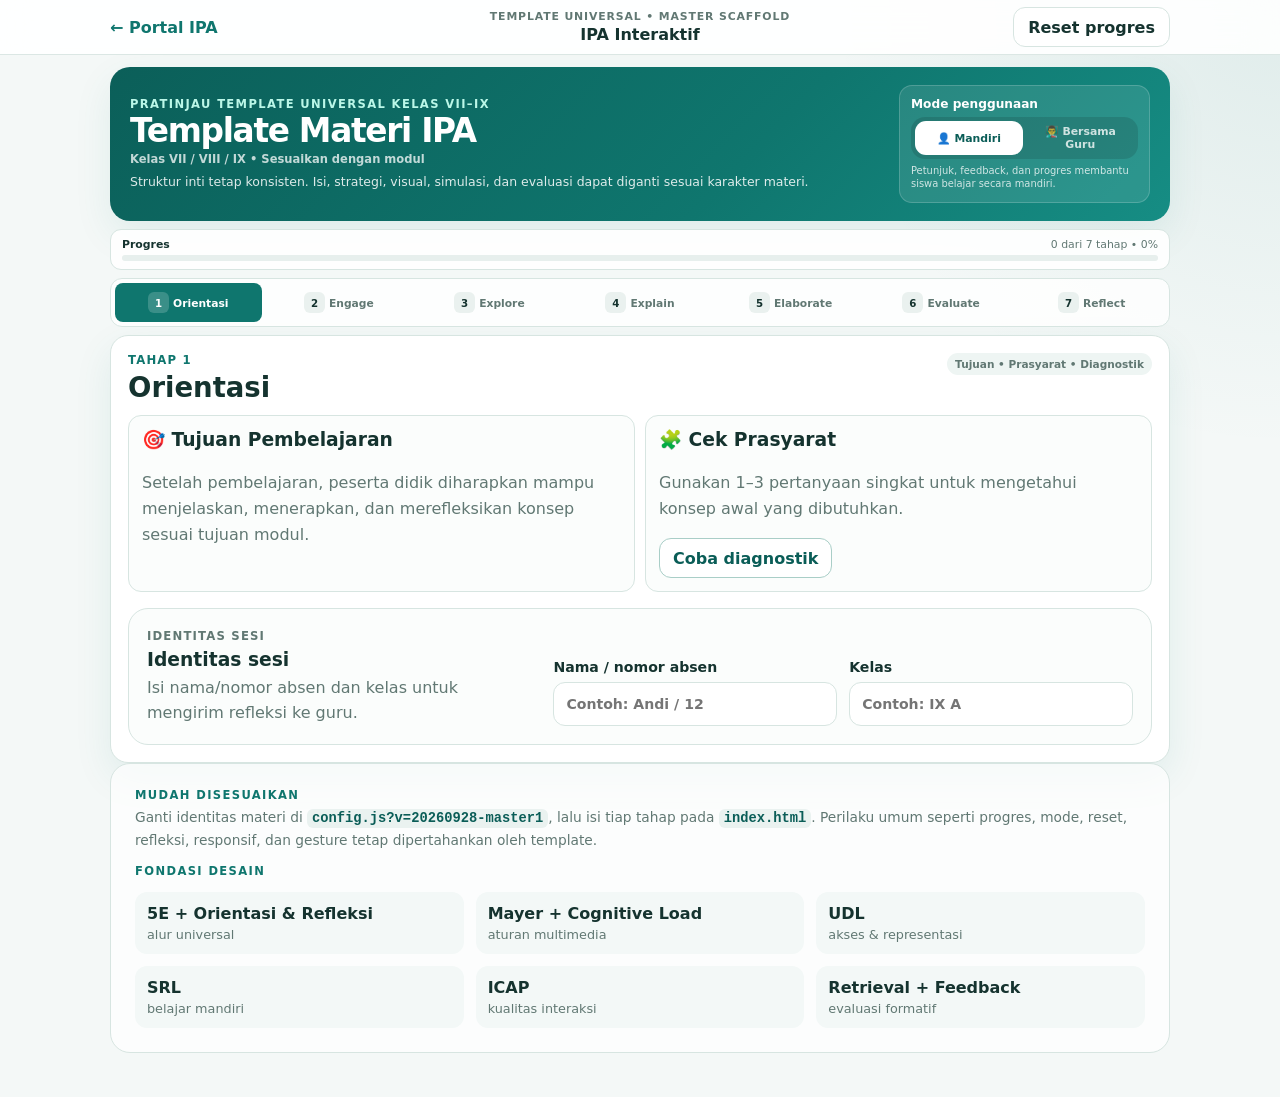
<file: template-universal/index.html>
<!doctype html>
<html lang="id">
<head>
  <meta charset="utf-8">
  <meta name="viewport" content="width=device-width, initial-scale=1">
  <meta name="theme-color" content="#0f766e">
  <meta name="description" content="Template universal IPA Interaktif SMP">
  <title>Template Universal — IPA Interaktif</title>
  <link rel="stylesheet" href="style.css?v=20261002-contextfooter1">
</head>
<body>
  <header class="app-header">
    <div class="shell header-row">
      <a class="back-link" href="../">← Portal IPA</a>
      <div class="header-title">
        <span class="version">Template Universal • Master Scaffold</span>
        <strong id="appTitle">IPA Interaktif</strong>
      </div>
      <button class="ghost-button" id="resetProgress" type="button">Reset progres</button>
    </div>
  </header>

  <main class="shell app-shell">
    <section class="intro-card">
      <div class="intro-copy">
        <p class="eyebrow">Pratinjau template universal kelas VII–IX</p>
        <h1 id="materialTitle">Judul Materi</h1>
        <p id="materialMeta" class="material-meta">Kelas • Alokasi waktu • Topik</p>
        <p class="intro-text">
          Struktur inti tetap konsisten. Isi, strategi, visual, simulasi, dan evaluasi dapat diganti sesuai karakter materi.
        </p>
      </div>

      <div class="mode-card" aria-labelledby="modeLabel">
        <p id="modeLabel" class="mode-label">Mode penggunaan</p>
        <div class="segmented" role="group" aria-label="Pilih mode penggunaan">
          <button class="mode-button is-active" type="button" data-mode="mandiri">👤 Mandiri</button>
          <button class="mode-button" type="button" data-mode="guru">👨‍🏫 Bersama Guru</button>
        </div>
        <p class="mode-note" id="modeNote"></p>
      </div>
    </section>

    <section class="progress-card" aria-label="Progres pembelajaran">
      <div class="progress-copy">
        <strong>Progres</strong>
        <span id="progressText">0 dari 7 tahap</span>
      </div>
      <div class="progress-track" aria-hidden="true">
        <div class="progress-fill" id="progressFill"></div>
      </div>
    </section>

    <nav class="stage-nav" aria-label="Tahapan pembelajaran">
      <button class="stage-tab is-active" data-stage="0"><span>1</span>Orientasi</button>
      <button class="stage-tab" data-stage="1"><span>2</span>Engage</button>
      <button class="stage-tab" data-stage="2"><span>3</span>Explore</button>
      <button class="stage-tab" data-stage="3"><span>4</span>Explain</button>
      <button class="stage-tab" data-stage="4"><span>5</span>Elaborate</button>
      <button class="stage-tab" data-stage="5"><span>6</span>Evaluate</button>
      <button class="stage-tab" data-stage="6"><span>7</span>Reflect</button>
    </nav>

    <section class="stage-panel is-active orientation-panel" data-panel="0">
      <div class="stage-heading">
        <div><p class="stage-kicker">Tahap 1</p><h2>Orientasi</h2></div>
        <span class="principle">Tujuan • Prasyarat • Diagnostik</span>
      </div>
      <div class="content-grid">
        <article class="learning-card">
          <h3>🎯 Tujuan Pembelajaran</h3>
          <p data-slot="objective">Tuliskan tujuan pembelajaran yang dapat diamati dan diukur.</p>
        </article>
        <article class="learning-card">
          <h3>🧩 Cek Prasyarat</h3>
          <p>Gunakan 1–3 pertanyaan singkat untuk mengetahui konsep awal yang dibutuhkan.</p>
          <button class="mini-action" type="button" data-demo-feedback>Coba diagnostik</button>
          <div class="feedback-box" hidden>Contoh komponen diagnostik. Pada modul nyata, isi diganti sesuai materi.</div>
        </article>
      </div>

      <section class="identity-card" aria-labelledby="identityTitle">
        <div>
          <p class="stage-kicker">Identitas sesi</p>
          <h3 id="identityTitle">Identitas sesi</h3>
          <p>Isi nama/nomor absen dan kelas untuk mengirim refleksi ke guru.</p>
        </div>
        <div class="identity-grid">
          <label>
            <span>Nama / nomor absen</span>
            <input id="studentName" type="text" maxlength="80" autocomplete="name" placeholder="Contoh: Andi / 12">
          </label>
          <label>
            <span>Kelas</span>
            <input id="studentClass" type="text" maxlength="30" placeholder="Contoh: IX A">
          </label>
        </div>
      </section>
      <aside class="teacher-cue">
        <strong>Untuk pendidik</strong>
        <p>Gunakan respons diagnostik untuk menentukan seberapa banyak scaffolding yang diperlukan.</p>
      </aside>
    </section>

    <section class="stage-panel engage-panel" data-panel="1">
      <div class="stage-heading">
        <div><p class="stage-kicker">Tahap 2</p><h2>Engage</h2></div>
        <span class="principle">Fenomena • Apersepsi • Prediksi</span>
      </div>
      <div class="feature-box">
        <span class="feature-icon">❓</span>
        <div>
          <h3>Mulai dari fenomena, bukan definisi</h3>
          <p>Tampilkan masalah, gambar, animasi, demonstrasi singkat, atau situasi sehari-hari yang memancing prediksi.</p>
        </div>
      </div>
      <div class="interaction-demo">
        <p class="prompt">Contoh: “Menurutmu, apa yang akan terjadi?”</p>
        <div class="choice-row">
          <button type="button" class="choice">Prediksi A</button>
          <button type="button" class="choice">Prediksi B</button>
          <button type="button" class="choice">Prediksi C</button>
        </div>
        <p class="self-note">Mode mandiri: siswa mendapat respons awal tanpa langsung diberi konsep final.</p>
        <p class="teacher-note">Mode bersama guru: tahan jawaban final, minta siswa menjelaskan alasannya terlebih dahulu.</p>
      </div>
    </section>

    <section class="stage-panel explore-panel" data-panel="2">
      <div class="stage-heading">
        <div><p class="stage-kicker">Tahap 3</p><h2>Explore</h2></div>
        <span class="principle">Manipulasi • Pengamatan • Data</span>
      </div>
      <div class="content-grid">
        <article class="learning-card emphasis">
          <h3>🧪 Area eksplorasi</h3>
          <p>Tempatkan simulasi, virtual experiment, hotspot, sorting, drag-and-drop, pengamatan gambar, atau analisis data di sini.</p>
          <label class="slider-demo">
            Contoh variabel
            <input id="demoSlider" type="range" min="0" max="100" value="40">
            <output id="demoOutput">40</output>
          </label>
        </article>
        <article class="learning-card">
          <h3>📝 Catatan Pengamatan</h3>
          <textarea rows="5" placeholder="Apa pola yang kamu amati?"></textarea>
          <p class="self-note helper">Mode mandiri: berikan petunjuk bertahap jika siswa buntu.</p>
          <p class="teacher-note helper">Mode guru: gunakan hasil eksplorasi sebagai bahan diskusi kelas.</p>
        </article>
      </div>
    </section>

    <section class="stage-panel explain-panel" data-panel="3">
      <div class="stage-heading">
        <div><p class="stage-kicker">Tahap 4</p><h2>Explain</h2></div>
        <span class="principle">Representasi • Konsep • Self-explanation</span>
      </div>
      <div class="explain-layout">
        <div class="visual-placeholder" aria-label="Area visual konsep"><span>Visual / diagram / animasi</span></div>
        <article>
          <h3>Bangun penjelasan dari hasil eksplorasi</h3>
          <p>Sajikan teks singkat dekat dengan visual yang relevan. Pecah konsep kompleks menjadi bagian kecil.</p>
          <div class="why-box"><strong>Mengapa?</strong><p>Minta siswa menjelaskan hubungan sebab-akibat dengan bahasanya sendiri.</p></div>
        </article>
      </div>
    </section>

    <section class="stage-panel elaborate-panel" data-panel="4">
      <div class="stage-heading">
        <div><p class="stage-kicker">Tahap 5</p><h2>Elaborate</h2></div>
        <span class="principle">Transfer • Aplikasi • Scaffolding</span>
      </div>
      <p class="lead">Pada tahap ini, template boleh memakai jalur tambahan yang berbeda sesuai karakter materi.</p>
      <div class="strategy-grid" id="strategyGrid"></div>
      <div class="adapt-box">
        <strong>Aturan fleksibilitas</strong>
        <p>Pilih hanya strategi yang benar-benar membantu tujuan belajar. Tidak semua modul perlu CPA, POE, PBL, atau permainan.</p>
      </div>
    </section>

    <section class="stage-panel evaluate-panel" data-panel="5">
      <div class="stage-heading">
        <div><p class="stage-kicker">Tahap 6</p><h2>Evaluate</h2></div>
        <span class="principle">Retrieval • Feedback • Diagnostik</span>
      </div>
      <article class="question-card">
        <span class="question-number">Contoh cek konsep</span>
        <h3>Pilih jawaban, lalu lihat bagaimana feedback bekerja.</h3>
        <div class="answer-list">
          <button type="button" data-answer="0">Pilihan A</button>
          <button type="button" data-answer="1">Pilihan B</button>
          <button type="button" data-answer="2">Pilihan C</button>
        </div>
        <div id="answerFeedback" class="answer-feedback" hidden></div>
      </article>
      <p class="evaluation-note">Evaluasi akhir dapat berisi 10–20 soal, tetapi cek konsep singkat juga ditempatkan di sepanjang proses belajar.</p>
    </section>

    <section class="stage-panel reflect-panel" data-panel="6">
      <div class="stage-heading">
        <div><p class="stage-kicker">Tahap 7</p><h2>Reflect</h2></div>
        <span class="principle">Monitoring • Refleksi • Tindak lanjut</span>
      </div>
      <div class="reflection-grid">
        <label><span>Apa yang sudah saya pahami?</span><textarea rows="4" data-reflection="understood"></textarea></label>
        <label><span>Apa yang masih membingungkan?</span><textarea rows="4" data-reflection="confused"></textarea></label>
      </div>
      <div class="difficulty-card">
        <p class="field-title">Pada bagian mana kamu masih mengalami kesulitan?</p>
        <div class="difficulty-grid" id="difficultyGrid"></div>
      </div>

      <div class="confidence-box">
        <p>Seberapa yakin kamu memahami materi?</p>
        <div class="confidence-row">
          <button type="button" data-confidence="1">Perlu bantuan</button>
          <button type="button" data-confidence="2">Cukup paham</button>
          <button type="button" data-confidence="3">Sudah yakin</button>
        </div>
      </div>

      <div class="send-feedback-card">
        <div>
          <strong>Kirim refleksi ke guru</strong>
          <p id="feedbackConnectionNote">Refleksi masih tersimpan lokal sampai koneksi Google Sheets diaktifkan.</p>
          <p id="sendStatus" class="send-status" aria-live="polite">Belum pernah dikirim.</p>
        </div>
        <button id="sendFeedback" class="send-feedback-button" type="button">Kirim Refleksi</button>
      </div>
    </section>

    <div class="bottom-nav is-context-hidden" aria-hidden="true">
      <button id="prevStage" type="button">← Sebelumnya</button>
      <button id="completeStage" class="complete-button" type="button">Tandai selesai</button>
      <button id="nextStage" class="primary-button" type="button">Berikutnya →</button>
    </div>

    <section class="design-note template-customize-note">
      <p class="eyebrow">Mudah disesuaikan</p>
      <p class="template-customize-copy">Ganti identitas materi di <code>config.js?v=20260928-master1</code>, lalu isi tiap tahap pada <code>index.html</code>. Perilaku umum seperti progres, mode, reset, refleksi, responsif, dan gesture tetap dipertahankan oleh template.</p>
      <p class="eyebrow">Fondasi desain</p>
      <div class="design-grid">
        <div><strong>5E + Orientasi & Refleksi</strong><span>alur universal</span></div>
        <div><strong>Mayer + Cognitive Load</strong><span>aturan multimedia</span></div>
        <div><strong>UDL</strong><span>akses & representasi</span></div>
        <div><strong>SRL</strong><span>belajar mandiri</span></div>
        <div><strong>ICAP</strong><span>kualitas interaksi</span></div>
        <div><strong>Retrieval + Feedback</strong><span>evaluasi formatif</span></div>
      </div>
    </section>
  </main>

  <div id="toast" class="toast" role="status" aria-live="polite"></div>
  <script src="config.js"></script>
  <script src="template.js?v=20261003-contextfooter-test1"></script>
</body>
</html>
</file>
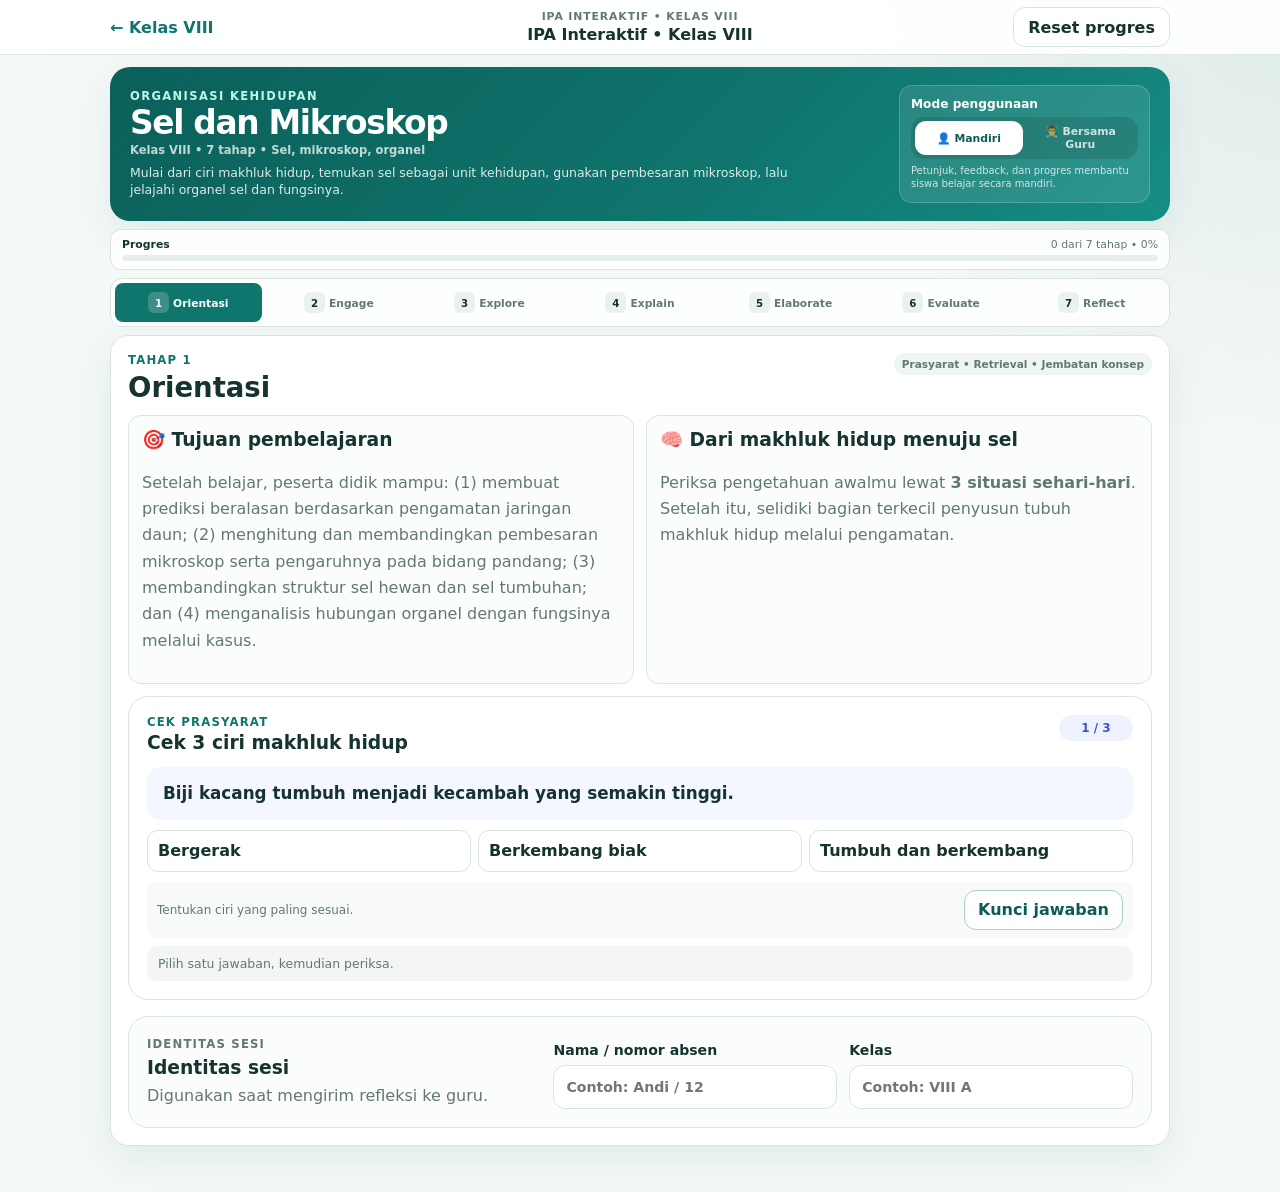
<file: kelas-8/sel/index.html>
<!doctype html>
<html lang="id">
<head>
  <meta charset="utf-8">
  <meta name="viewport" content="width=device-width, initial-scale=1, viewport-fit=cover">
  <meta name="theme-color" content="#0f766e">
  <meta name="description" content="Modul interaktif IPA Kelas VIII tentang sel, mikroskop, dan organel">
  <title>Sel dan Mikroskop — IPA Interaktif Kelas VIII</title>
  <link rel="stylesheet" href="../../template-universal/style.css?v=20260928-master1">
  <link rel="stylesheet" href="cell.css?v=20261022-audit5e1">
  <link rel="stylesheet" href="cell-images.css?v=20261002-hotspotstage1">
</head>
<body>
  <header class="app-header">
    <div class="shell header-row">
      <a class="back-link" href="../">← Kelas VIII</a>
      <div class="header-title">
        <span class="version">IPA INTERAKTIF • KELAS VIII</span>
        <strong id="appTitle">IPA Interaktif • Kelas VIII</strong>
      </div>
      <button class="ghost-button" id="resetProgress" type="button">Reset progres</button>
    </div>
  </header>

  <main class="shell app-shell">
    <section class="intro-card">
      <div class="intro-copy">
        <p class="eyebrow">Organisasi kehidupan</p>
        <h1 id="materialTitle">Sel dan Mikroskop</h1>
        <p id="materialMeta" class="material-meta">Kelas VIII • 7 tahap</p>
        <p class="intro-text">Mulai dari ciri makhluk hidup, temukan sel sebagai unit kehidupan, gunakan pembesaran mikroskop, lalu jelajahi organel sel dan fungsinya.</p>
      </div>
      <div class="mode-card" aria-labelledby="modeLabel">
        <p id="modeLabel" class="mode-label">Mode penggunaan</p>
        <div class="segmented" role="group" aria-label="Pilih mode penggunaan">
          <button class="mode-button is-active" type="button" data-mode="mandiri">👤 Mandiri</button>
          <button class="mode-button" type="button" data-mode="guru">👨‍🏫 Bersama Guru</button>
        </div>
        <p class="mode-note" id="modeNote"></p>
      </div>
    </section>

    <section class="progress-card" aria-label="Progres pembelajaran">
      <div class="progress-copy"><strong>Progres</strong><span id="progressText">0 dari 7 tahap</span></div>
      <div class="progress-track" aria-hidden="true"><div class="progress-fill" id="progressFill"></div></div>
    </section>

    <nav class="stage-nav" aria-label="Tahapan pembelajaran">
      <button class="stage-tab is-active" data-stage="0"><span>1</span>Orientasi</button>
      <button class="stage-tab" data-stage="1"><span>2</span>Engage</button>
      <button class="stage-tab" data-stage="2"><span>3</span>Explore</button>
      <button class="stage-tab" data-stage="3"><span>4</span>Explain</button>
      <button class="stage-tab" data-stage="4"><span>5</span>Elaborate</button>
      <button class="stage-tab" data-stage="5"><span>6</span>Evaluate</button>
      <button class="stage-tab" data-stage="6"><span>7</span>Reflect</button>
    </nav>

    <section class="stage-panel is-active orientation-panel" data-panel="0">
      <div class="stage-heading">
        <div><p class="stage-kicker">Tahap 1</p><h2>Orientasi</h2></div>
        <span class="principle">Prasyarat • Retrieval • Jembatan konsep</span>
      </div>

      <div class="orientation-cell-grid">
        <article class="learning-card">
          <h3>🎯 Tujuan pembelajaran</h3>
          <p data-slot="objective"></p>
        </article>
        <article class="learning-card">
          <h3>🧠 Dari makhluk hidup menuju sel</h3>
          <p>Periksa pengetahuan awalmu lewat <b>3 situasi sehari-hari</b>. Setelah itu, selidiki bagian terkecil penyusun tubuh makhluk hidup melalui pengamatan.</p>
        </article>
      </div>

      <section class="life-quiz-card" aria-labelledby="lifeQuizTitle">
        <div class="compact-head">
          <div><p class="stage-kicker">Cek prasyarat</p><h3 id="lifeQuizTitle">Cek 3 ciri makhluk hidup</h3></div>
          <span id="lifeProgress" class="score-badge">1 / 3</span>
        </div>
        <p class="life-scenario" id="lifeScenario"></p>
        <div class="option-grid" id="lifeOptions"></div>
        <div class="lock-row">
          <span id="lifeAttempt">Pilih satu ciri, lalu kunci.</span>
          <button type="button" class="mini-action" id="checkLife">Kunci jawaban</button>
        </div>
        <div id="lifeFeedback" class="module-feedback neutral">Belum diperiksa.</div>
        <button type="button" class="secondary-action" id="nextLife" hidden>Situasi berikutnya →</button>
      </section>
      <section class="identity-card" aria-labelledby="identityTitle">
        <div>
          <p class="stage-kicker">Identitas sesi</p>
          <h3 id="identityTitle">Identitas sesi</h3>
          <p>Digunakan saat mengirim refleksi ke guru.</p>
        </div>
        <div class="identity-grid">
          <label><span>Nama / nomor absen</span><input id="studentName" type="text" maxlength="80" placeholder="Contoh: Andi / 12"></label>
          <label><span>Kelas</span><input id="studentClass" type="text" maxlength="30" placeholder="Contoh: VIII A"></label>
        </div>
      </section>
    </section>

    <section class="stage-panel engage-panel" data-panel="1">
      <div class="stage-heading">
        <div><p class="stage-kicker">Tahap 2</p><h2>Engage</h2></div>
        <span class="principle">Fenomena • Zoom kehidupan • Prediksi</span>
      </div>

      <section class="zoom-card">
        <div class="compact-head">
          <div><p class="stage-kicker">Guided inquiry</p><h3>Dari daun menuju sel</h3></div>
          <span class="principle">Amati sebelum membaca definisi</span>
        </div>
        <div class="zoom-tabs" id="zoomTabs" aria-label="Tahap pengamatan">
          <button class="is-active" type="button" data-zoom="0">1. Daun</button>
          <button type="button" data-zoom="1" disabled>2. Jaringan</button>
          <button type="button" data-zoom="2" disabled>3. Sel</button>
        </div>

        <div class="zoom-stage" id="zoomStage">
          <div class="zoom-visual leaf-visual" data-zoom-panel="0">
            <div class="leaf-shape"><span>🍃</span></div>
            <p><b>Amati:</b> satu daun tampak sebagai satu bagian utuh.</p>
          </div>

          <div class="zoom-visual tissue-visual" data-zoom-panel="1" hidden>
            <div class="tissue-grid" aria-label="Model jaringan tumbuhan">
              <span></span><span></span><span></span><span></span><span></span><span></span>
              <span></span><span></span><span></span><span></span><span></span><span></span>
            </div>
            <p><b>Amati:</b> setelah diperbesar, bagian daun tampak tersusun dari banyak unit kecil.</p>
          </div>

          <div class="zoom-visual cell-visual" data-zoom-panel="2" hidden>
            <div class="mini-plant-cell"><i class="mini-vacuole"></i><i class="mini-nucleus"></i><i class="mini-chloroplast c1"></i><i class="mini-chloroplast c2"></i><i class="mini-chloroplast c3"></i></div>
            <p><b>Hasil pengamatan:</b> salah satu unit penyusun jaringan tersebut adalah sel.</p>
          </div>
        </div>

        <div class="zoom-navigation">
          <button type="button" class="secondary-action" id="zoomPrev" hidden>← Kembali</button>
          <span id="zoomGuide">Apa yang mungkin terlihat jika daun diperbesar?</span>
          <button type="button" class="primary-inline" id="zoomNext">Perbesar daun →</button>
        </div>

        <div class="engage-question" id="engageQuestion" hidden>
          <p class="stage-kicker">Prediksi sebelum membuka tahap 3</p>
          <h3>Apa dugaanmu?</h3>
          <p>Jaringan daun tersusun dari unit-unit kecil. Jika satu unit diperbesar lagi, apa yang mungkin terlihat di dalamnya?</p>
          <div class="option-grid" id="engageOptions">
            <button type="button" data-engage="kosong">Hanya ruang kosong</button>
            <button type="button" data-engage="bagian">Ada bagian-bagian dengan fungsi berbeda</button>
            <button type="button" data-engage="daun">Ada satu daun kecil lagi</button>
          </div>
          <label class="module-written-label" for="engageReason">Mengapa kamu memilih jawaban itu?<textarea id="engageReason" maxlength="300" rows="3" placeholder="Saya menduga demikian karena..."></textarea></label>
          <button type="button" class="primary-inline" id="lockEngage">Simpan prediksi dan alasan</button>
          <div id="engageFeedback" class="module-feedback neutral">Kunci prediksi sebelum membuka pengamatan berikutnya.</div>
        </div>
      </section>
    </section>

    <section class="stage-panel explore-panel" data-panel="2">
      <div class="stage-heading">
        <div><p class="stage-kicker">Tahap 3</p><h2>Explore</h2></div>
        <span class="principle">POE • Mikroskop • Numerasi</span>
      </div>

      <section class="microscope-shell">
        <div class="compact-head">
          <div><p class="stage-kicker">Predict → Observe → Explain</p><h3>Berapa pembesaran totalnya?</h3></div>
          <span id="microscopeModeBadge" class="score-badge">PREDICT</span>
        </div>

        <div class="microscope-layout">
          <div class="microscope-control-card">
            <div class="fixed-ocular">
              <span>Okuler</span>
              <strong>10×</strong>
              <small>Tetap pada seluruh simulasi</small>
            </div>
            <div>
              <span class="field-title">Perbesaran objektif</span>
              <div class="lens-buttons" id="objectiveButtons">
                <button class="is-active" type="button" data-objective="4">4×</button>
                <button type="button" data-objective="10">10×</button>
                <button type="button" data-objective="40">40×</button>
              </div>
            </div>
            <div class="microscope-equation">
              <span>Okuler</span><b id="ocularValue">10×</b><i>×</i><span>Objektif</span><b id="objectiveValue">4×</b><i>=</i><strong id="totalHidden">?</strong>
            </div>
            <p class="micro-prompt">Prediksi pembesaran total sebelum membuka foto. Setelah dikunci, amati ketiga objektif (4×, 10×, 40×) dan tulis kesimpulanmu. Awali pengamatan mikroskop nyata dari objektif rendah.</p>
            <div class="option-grid compact-options" id="magnificationOptions"></div>
            <button type="button" class="primary-inline" id="lockMagnification">Kunci prediksi</button>
            <div id="magnificationFeedback" class="module-feedback neutral">Belum diperiksa.</div>
          </div>

          <div id="scopeLockedNotice" class="photo-locked-note" role="status"><strong>🔬 Foto preparat belum dibuka</strong><p>Pilih pembesaran total lalu kunci prediksimu sebelum melihat foto pengamatan.</p></div>
          <div class="microscope-view-card" id="microscopeView" hidden>
            <p id="observedObjectives" class="micro-seen-status" role="status">Sudah diamati: 0 dari 3 objektif.</p>
            <div class="scope-head">
              <span>Contoh preparat epidermis bawang</span>
              <strong id="objectiveReadout">Objektif 4×</strong>
            </div>

            <div class="scope-ring">
              <div class="scope-field photo-microscope-field swipe-lock" id="scopeField" data-level="4" data-swipe-lock="drag" aria-label="Bidang pandang mikroskop">
                <img
                  id="scopeImage"
                  class="scope-photo"
                  src="assets/mikro-40x.webp"
                  alt="Preparat epidermis bawang pada pembesaran total 40 kali"
                >
                <div class="scope-transition-mask" aria-hidden="true"></div>
              </div>
            </div>

            <div class="scope-photo-controls">
              <p class="scope-photo-note" id="scopePhotoNote">
                Okuler 10× × objektif 4× = pembesaran total 40×.
              </p>
              <button type="button" id="recenterPhotoScope">Pusatkan</button>
            </div>
            <p class="scope-drag-hint">Geser foto dengan mouse atau sentuh lalu geser untuk melihat bagian lain preparat.</p>

            <div class="fov-scale" aria-label="Perbandingan bidang pandang">
              <span>Bidang pandang relatif</span>
              <div class="fov-steps">
                <div data-fov="4"><i></i><b>4×</b></div>
                <div data-fov="10"><i></i><b>10×</b></div>
                <div data-fov="40"><i></i><b>40×</b></div>
              </div>
            </div>

            <div class="observe-readout">
              <span>PEMBESARAN TOTAL</span>
              <strong id="totalMagnification">Belum dibuka</strong>
              <p id="fieldObservation">Kunci prediksi untuk membuka hasil pengamatan.</p>
            </div>
          </div>
        </div>

        <div class="module-written-card" id="microAnalysis" hidden>
          <label class="module-written-label" for="microConclusion">Setelah mengamati objektif 4×, 10×, dan 40×, apa yang berubah pada ukuran gambar dan luas bidang pandang?<textarea id="microConclusion" maxlength="450" rows="3" placeholder="Ketika pembesaran diperbesar, ... karena ..."></textarea></label>
          <button type="button" class="primary-inline" id="saveMicroAnalysis">Simpan kesimpulan pengamatan</button>
          <div id="microAnalysisFeedback" class="module-feedback neutral" role="status">Amati ketiga objektif sebelum menyimpulkan.</div>
        </div>
        <div class="poe-explain" id="poeExplain" hidden>
          <b>Kesimpulan:</b>
          <span>Pembesaran total = pembesaran lensa okuler × pembesaran lensa objektif.</span>
          <p>Pada modul ini okuler tetap 10×. Foto pengamatan tersedia untuk objektif 4×, 10×, dan 40× sehingga pembesaran totalnya berturut-turut 40×, 100×, dan 400×. Semakin besar objektif, bidang pandang makin sempit dan detail struktur tampak lebih besar.</p>
        </div>
      </section>
    </section>

    <section class="stage-panel explain-panel" data-panel="3">
      <div class="stage-heading">
        <div><p class="stage-kicker">Tahap 4</p><h2>Explain</h2></div>
        <span class="principle">Konsep • Model • Struktur–fungsi</span>
      </div>

      <div class="cell-explain-tabs" id="cellExplainTabs">
        <button type="button" class="is-active" data-cell-page="0"><span>1</span>Apa itu sel?</button>
        <button type="button" data-cell-page="1"><span>2</span>Sel hewan</button>
        <button type="button" data-cell-page="2"><span>3</span>Sel tumbuhan</button>
        <button type="button" data-cell-page="3"><span>4</span>Bandingkan</button>
      </div>

      <section class="cell-explain-page is-active" data-cell-content="0">
        <div class="definition-card">
          <p class="stage-kicker">Konsep inti</p>
          <h3>Sel adalah unit struktural dan fungsional terkecil makhluk hidup.</h3>
          <p><b>Struktural</b> berarti tubuh makhluk hidup tersusun atas sel. <b>Fungsional</b> berarti berbagai proses kehidupan berlangsung di dalam sel.</p>
        </div>
        <div class="hierarchy-flow" aria-label="Tingkat organisasi kehidupan">
          <div><span>🧍</span><b>Organisme</b></div><i>→</i>
          <div><span>🫁</span><b>Sistem organ</b></div><i>→</i>
          <div><span>🫀</span><b>Organ</b></div><i>→</i>
          <div><span>▦</span><b>Jaringan</b></div><i>→</i>
          <div class="is-key"><span>◉</span><b>Sel</b></div>
        </div>
        <div class="concept-note"><b>Catatan:</b> organisme uniseluler hanya tersusun atas satu sel, sedangkan organisme multiseluler tersusun atas banyak sel yang dapat memiliki bentuk dan fungsi berbeda.</div>
      </section>

      <section class="cell-explain-page" data-cell-content="1">
        <div class="organelle-learning-head">
          <div><p class="stage-kicker">Model sel hewan</p><h3>Sentuh semua nomor organel untuk melihat fungsi dan akibat jika terganggu</h3></div>
          <span id="animalSeen" class="score-badge">0 / 9 dikenali</span>
        </div>
        <div class="organelle-layout">
          <div class="cell-model-wrap photo-cell-wrap animal-photo-wrap">
            <div class="photo-image-stage"><img class="cell-photo-image" data-b64-src="assets/sel-hewan.b64.txt?v=20261002-photo3" alt="Diagram sel hewan interaktif">
            <div class="organelle-hotspots photo-hotspots animal-hotspots" aria-label="Hotspot organel sel hewan">
              <button style="--x:19.09%;--y:20.13%" data-organelle="nucleus" aria-label="Nukleus"><span>1</span></button>
              <button style="--x:19.66%;--y:40.72%" data-organelle="nucleolus" aria-label="Nukleolus"><span>2</span></button>
              <button style="--x:80.82%;--y:24.71%" data-organelle="er" aria-label="Retikulum endoplasma"><span>3</span></button>
              <button style="--x:84.47%;--y:44.03%" data-organelle="ribosome" aria-label="Ribosom"><span>4</span></button>
              <button style="--x:82.16%;--y:66.65%" data-organelle="golgi" aria-label="Badan Golgi"><span>5</span></button>
              <button style="--x:80.43%;--y:80.37%" data-organelle="mitochondria" aria-label="Mitokondria"><span>6</span></button>
              <button style="--x:16.97%;--y:74.02%" data-organelle="lysosome" aria-label="Lisosom"><span>7</span></button>
              <button style="--x:52.93%;--y:94.60%" data-organelle="cytoplasm" aria-label="Sitoplasma"><span>8</span></button>
              <button style="--x:74.47%;--y:6.41%" data-organelle="membrane" aria-label="Membran sel"><span>9</span></button>
            </div></div>
          </div><article class="organelle-info" id="animalOrganelleInfo" aria-live="polite">
            <span class="organelle-number">Pilih hotspot 1–9</span>
            <h3>Kenali organel sel hewan</h3>
            <p>Sentuh salah satu hotspot pada gambar. Nama, fungsi utama, dan akibat jika organel terganggu akan muncul di sini.</p>
          </article>
        </div>
      </section>

      <section class="cell-explain-page" data-cell-content="2">
        <div class="organelle-learning-head">
          <div><p class="stage-kicker">Model sel tumbuhan</p><h3>Sentuh semua nomor organel untuk melihat fungsi dan akibat jika terganggu</h3></div>
          <span id="plantSeen" class="score-badge">0 / 11 dikenali</span>
        </div>
        <div class="organelle-layout">
          <div class="cell-model-wrap photo-cell-wrap plant-photo-wrap">
            <div class="photo-image-stage"><img class="cell-photo-image" data-b64-src="assets/sel-tumbuhan.b64.txt?v=20261002-photo3" alt="Diagram sel tumbuhan interaktif">
            <div class="organelle-hotspots photo-hotspots plant-hotspots" aria-label="Hotspot organel sel tumbuhan">
              <button style="--x:19.66%;--y:12.47%" data-organelle="nucleolus" aria-label="Nukleolus"><span>1</span></button>
              <button style="--x:19.09%;--y:26.89%" data-organelle="nucleus" aria-label="Nukleus"><span>2</span></button>
              <button style="--x:23.70%;--y:44.78%" data-organelle="er" aria-label="Retikulum endoplasma"><span>3</span></button>
              <button style="--x:56.20%;--y:8.43%" data-organelle="golgi" aria-label="Badan Golgi"><span>4</span></button>
              <button style="--x:79.66%;--y:16.22%" data-organelle="chloroplast" aria-label="Kloroplas"><span>5</span></button>
              <button style="--x:82.93%;--y:34.68%" data-organelle="ribosome" aria-label="Ribosom"><span>6</span></button>
              <button style="--x:83.32%;--y:52.85%" data-organelle="vacuole" aria-label="Vakuola"><span>7</span></button>
              <button style="--x:83.51%;--y:62.95%" data-organelle="membrane" aria-label="Membran sel"><span>8</span></button>
              <button style="--x:81.78%;--y:80.83%" data-organelle="wall" aria-label="Dinding sel"><span>9</span></button>
              <button style="--x:20.43%;--y:68.14%" data-organelle="cytoplasm" aria-label="Sitoplasma"><span>10</span></button>
              <button style="--x:64.28%;--y:90.35%" data-organelle="mitochondria" aria-label="Mitokondria"><span>11</span></button>
            </div></div>
          </div><article class="organelle-info" id="plantOrganelleInfo" aria-live="polite">
            <span class="organelle-number">Pilih 1–11</span>
            <h3>Kenali organel sel tumbuhan</h3>
            <p>Perhatikan organel yang dimiliki bersama dengan sel hewan dan organel khas yang mendukung fungsi tumbuhan.</p>
          </article>
        </div>
      </section>

      <section class="cell-explain-page" data-cell-content="3">
        <div class="compare-intro">
          <div class="compare-intro-head">
            <div>
              <p class="stage-kicker">Bandingkan model</p>
              <h3>Mana yang dimiliki sel hewan, sel tumbuhan, atau keduanya?</h3>
            </div>
            <span class="score-badge" id="compareProgress">0 / 9 ditinjau</span>
          </div>
          <p>Setelah meninjau seluruh organel, pilih kesembilan struktur. Tanda selesai muncul setelah semuanya ditinjau. Kartu membandingkan <b>model sel</b>; jenis sel tertentu dapat berbeda.</p>
        </div>
        <div class="compare-buttons" id="compareButtons"></div>
        <div class="compare-cells">
          <article id="animalCompare"><span>SEL HEWAN</span><strong>—</strong><p>Pilih struktur di atas.</p></article>
          <article id="plantCompare"><span>SEL TUMBUHAN</span><strong>—</strong><p>Pilih struktur di atas.</p></article>
        </div>
      </section>
    </section>

    <section class="stage-panel elaborate-panel" data-panel="4">
      <div class="stage-heading">
        <div><p class="stage-kicker">Tahap 5</p><h2>Elaborate</h2></div>
        <span class="principle">Struktur → Fungsi → Konsekuensi</span>
      </div>

      <section class="cell-case-suite">
        <div class="case-suite-head">
          <div><p class="stage-kicker">Analisis kasus</p><h3>Lima kasus fungsi organel</h3><p>Pada setiap kasus, tentukan organel yang fungsinya paling sesuai dengan kondisi yang diberikan. Setelah itu, pilih alasan yang menjelaskan pilihanmu. Setiap langkah dapat dijawab paling banyak dua kali.</p></div>
          <div class="case-score"><span id="caseProgress">0 / 5 selesai</span><span id="caseFirstScore">Awal 0 / 10</span><span id="caseFinalScore">Akhir 0 / 10</span></div>
        </div>
        <div class="case-tabs" id="caseTabs"></div>
        <div id="casePanel"></div>
      </section>
    </section>

    <section class="stage-panel evaluate-panel" data-panel="5">
      <div class="stage-heading">
        <div><p class="stage-kicker">Tahap 6</p><h2>Evaluate</h2></div>
        <span class="principle">Retrieval • Numerasi • Transfer</span>
      </div>

      <section class="cell-eval-card">
        <div class="eval-topline">
          <span id="evalProgress">Soal 1 / 10</span>
          <strong id="evalScore">Skor 0</strong>
        </div>
        <div class="eval-track"><div id="evalBar"></div></div>
        <p class="eval-domain" id="evalDomain"></p>
        <h3 id="evalQuestion"></h3>
        <div class="eval-options" id="evalOptions"></div>
        <button type="button" class="primary-inline" id="lockEval">Kunci jawaban</button>
        <div id="evalFeedback" class="module-feedback neutral">Pilih satu jawaban.</div>
        <button type="button" class="secondary-action" id="nextEval" hidden>Soal berikutnya →</button>
      </section>
    </section>

    <section class="stage-panel reflect-panel" data-panel="6">
      <div class="stage-heading">
        <div><p class="stage-kicker">Tahap 7</p><h2>Reflect</h2></div>
        <span class="principle">Monitoring • Refleksi • Tindak lanjut</span>
      </div>

      <div class="reflection-grid">
        <label><span>Apa konsep yang sekarang paling kamu pahami?</span><textarea rows="4" data-reflection="understood" placeholder="Contoh: saya sekarang dapat menjelaskan mengapa mitokondria penting..."></textarea></label>
        <label><span>Apa yang masih membingungkan?</span><textarea rows="4" data-reflection="confused" placeholder="Tuliskan bagian yang ingin dibahas lagi."></textarea></label>
      </div>

      <div class="difficulty-card">
        <p class="field-title">Pada bagian mana kamu masih mengalami kesulitan?</p>
        <div class="difficulty-grid" id="difficultyGrid"></div>
      </div>

      <div class="confidence-box">
        <p>Seberapa yakin kamu memahami materi?</p>
        <div class="confidence-row">
          <button type="button" data-confidence="1">Perlu bantuan</button>
          <button type="button" data-confidence="2">Cukup paham</button>
          <button type="button" data-confidence="3">Sudah yakin</button>
        </div>
      </div>

      <div class="send-feedback-card">
        <div>
          <strong>Kirim refleksi ke guru</strong>
          <p id="feedbackConnectionNote">Refleksi tersimpan lokal sampai dikirim.</p>
          <p id="sendStatus" class="send-status" aria-live="polite">Belum pernah dikirim.</p>
        </div>
        <button id="sendFeedback" class="send-feedback-button" type="button">Kirim Refleksi</button>
      </div>
    </section>

    <div class="bottom-nav is-context-hidden" aria-hidden="true">
      <button id="prevStage" type="button">← Sebelumnya</button>
      <button id="completeStage" class="complete-button" type="button">Tandai selesai</button>
      <button id="nextStage" class="primary-button" type="button">Berikutnya →</button>
    </div>
  </main>

  <div id="toast" class="toast" role="status" aria-live="polite"></div>
  <script src="config.js?v=20261022-audit5e1"></script>
  <script src="cell-images.js?v=20261002-photo3"></script>
  <script src="cell.js?v=20261022-evaluate-nonredundan"></script>
</body>
</html>
</file>
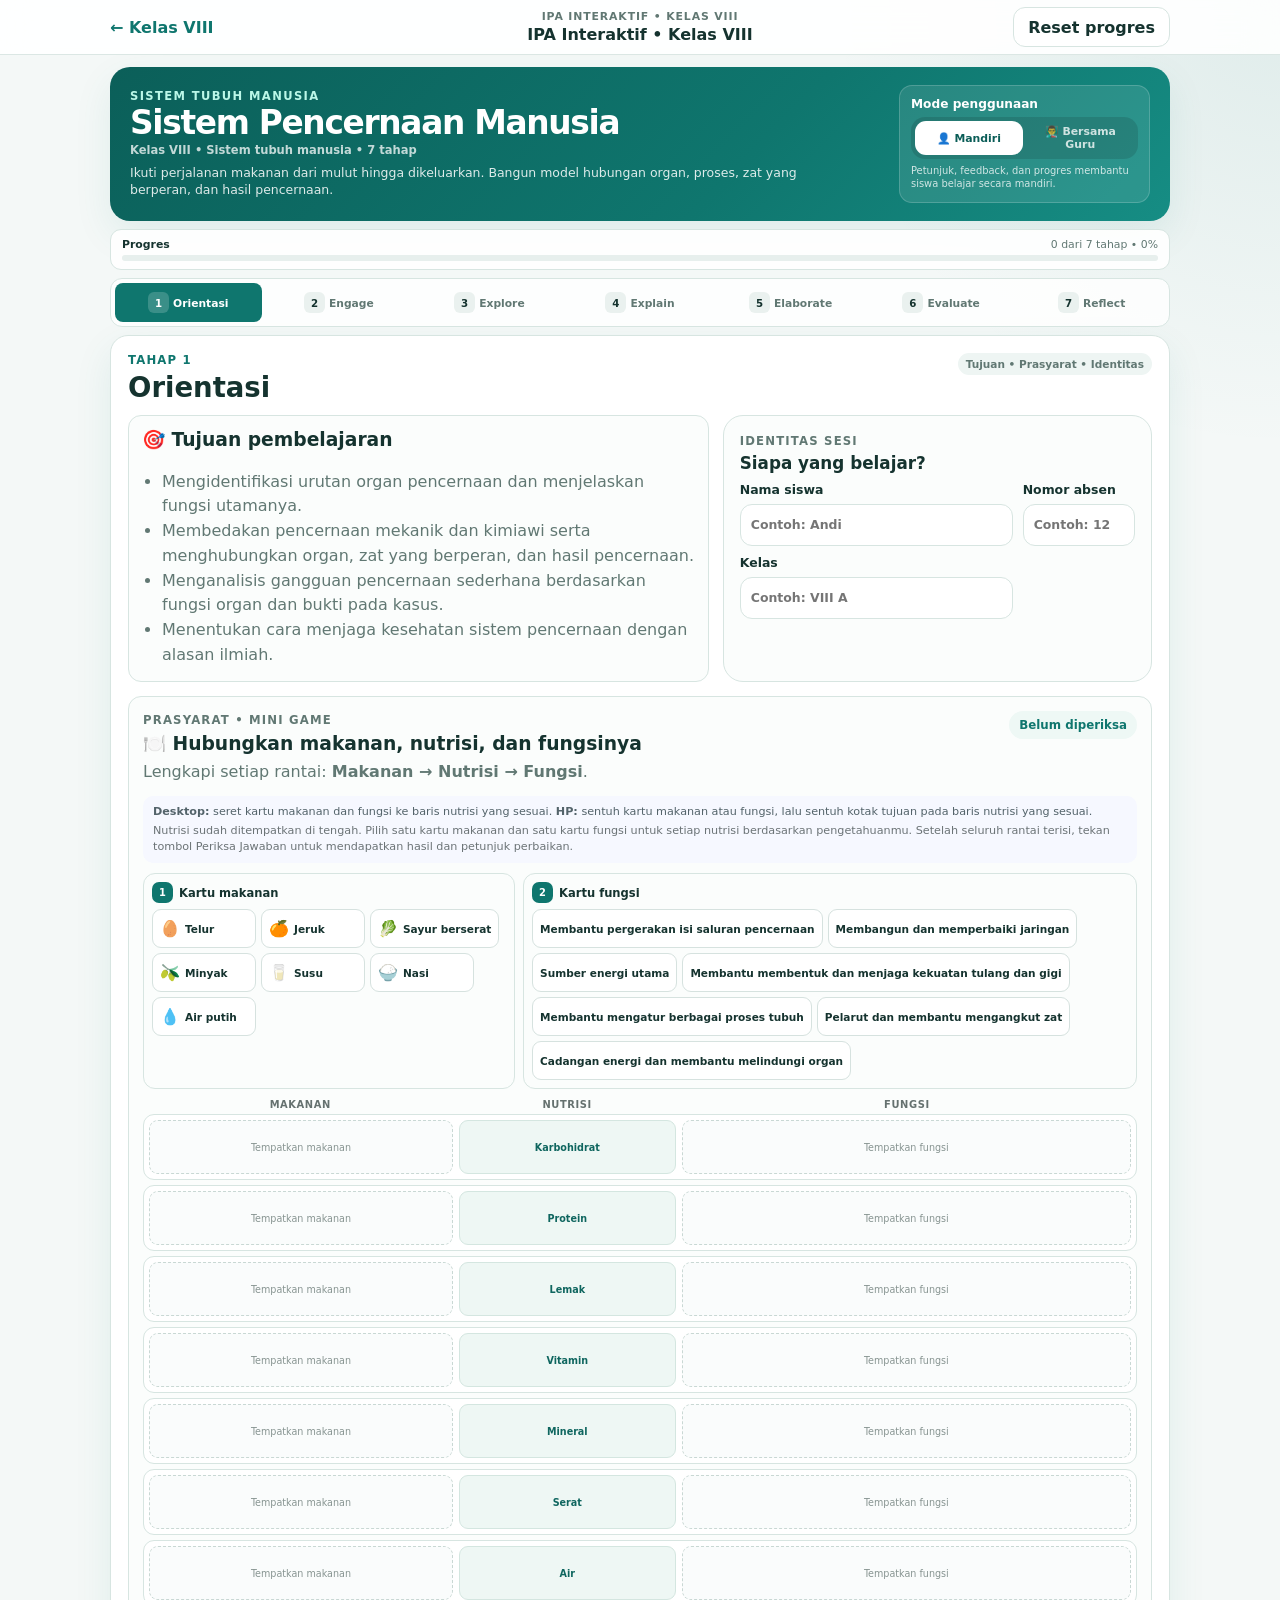
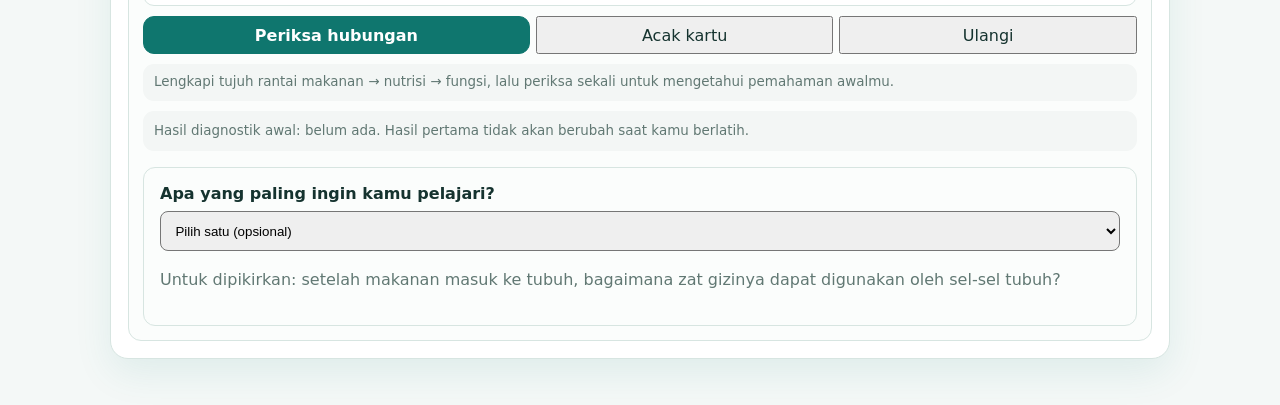
<file: kelas-8/sistem-pencernaan/index.html>
<!doctype html>
<html lang="id">
<head>
  <meta charset="utf-8">
  <meta name="viewport" content="width=device-width, initial-scale=1, viewport-fit=cover">
  <meta name="theme-color" content="#0f766e">
  <meta name="description" content="Modul interaktif Sistem Pencernaan Manusia kelas VIII">
  <title>Sistem Pencernaan — IPA Interaktif Kelas VIII</title>
  <link rel="stylesheet" href="../../template-universal/style.css?v=20260928-master1">
  <link rel="stylesheet" href="digestive.css?v=20261022-amilase-hasil1">
  <style>
    .digest-readiness{margin-top:1rem;padding:1rem;border:1px solid var(--line,#cbd5e1);border-radius:12px}
    .digest-readiness label{display:block;margin-bottom:.5rem}
    .digest-readiness select{max-width:100%;width:100%;padding:.65rem;border-radius:8px}
    .relation-card:focus-visible,.relation-slot:focus-visible{outline:3px solid #0f766e;outline-offset:3px}
    .relation-slot.has-correct{border-color:#16a34a}
    .relation-slot.has-wrong{border-color:#dc2626}
    .relation-slot .relation-card.is-correct{box-shadow:inset 0 0 0 2px #16a34a}
    .relation-slot .relation-card.is-wrong{box-shadow:inset 0 0 0 2px #dc2626}
  </style>
</head>
<body>
  <header class="app-header">
    <div class="shell header-row">
      <a class="back-link" href="../">← Kelas VIII</a>
      <div class="header-title">
        <span class="version">IPA INTERAKTIF • KELAS VIII</span>
        <strong id="appTitle">Sistem Pencernaan</strong>
      </div>
      <button class="ghost-button" id="resetProgress" type="button">Reset progres</button>
    </div>
  </header>

  <main class="shell app-shell">
    <section class="intro-card">
      <div class="intro-copy">
        <p class="eyebrow">Sistem tubuh manusia</p>
        <h1 id="materialTitle">Sistem Pencernaan Manusia</h1>
        <p id="materialMeta" class="material-meta">Kelas VIII • 7 tahap</p>
        <p class="intro-text">Ikuti perjalanan makanan dari mulut hingga dikeluarkan. Bangun model hubungan organ, proses, zat yang berperan, dan hasil pencernaan.</p>
      </div>
      <div class="mode-card" aria-labelledby="modeLabel">
        <p id="modeLabel" class="mode-label">Mode penggunaan</p>
        <div class="segmented" role="group" aria-label="Pilih mode penggunaan">
          <button class="mode-button is-active" type="button" data-mode="mandiri">👤 Mandiri</button>
          <button class="mode-button" type="button" data-mode="guru">👨‍🏫 Bersama Guru</button>
        </div>
        <p class="mode-note" id="modeNote"></p>
      </div>
    </section>

    <section class="progress-card" aria-label="Progres pembelajaran">
      <div class="progress-copy"><strong>Progres</strong><span id="progressText">0 dari 7 tahap</span></div>
      <div class="progress-track" aria-hidden="true"><div class="progress-fill" id="progressFill"></div></div>
    </section>

    <nav class="stage-nav" aria-label="Tahapan pembelajaran">
      <button class="stage-tab is-active" data-stage="0"><span>1</span>Orientasi</button>
      <button class="stage-tab" data-stage="1"><span>2</span>Engage</button>
      <button class="stage-tab" data-stage="2"><span>3</span>Explore</button>
      <button class="stage-tab" data-stage="3"><span>4</span>Explain</button>
      <button class="stage-tab" data-stage="4"><span>5</span>Elaborate</button>
      <button class="stage-tab" data-stage="5"><span>6</span>Evaluate</button>
      <button class="stage-tab" data-stage="6"><span>7</span>Reflect</button>
    </nav>

    <section class="stage-panel is-active orientation-panel" data-panel="0">
      <div class="stage-heading">
        <div><p class="stage-kicker">Tahap 1</p><h2>Orientasi</h2></div>
        <span class="principle">Tujuan • Prasyarat • Identitas</span>
      </div>

      <div class="orientation-compact">
        <article class="learning-card objective-card">
          <h3>🎯 Tujuan pembelajaran</h3>
          <ul class="digest-list">
            <li>Mengidentifikasi urutan organ pencernaan dan menjelaskan fungsi utamanya.</li>
            <li>Membedakan pencernaan mekanik dan kimiawi serta menghubungkan organ, zat yang berperan, dan hasil pencernaan.</li>
            <li>Menganalisis gangguan pencernaan sederhana berdasarkan fungsi organ dan bukti pada kasus.</li>
            <li>Menentukan cara menjaga kesehatan sistem pencernaan dengan alasan ilmiah.</li>
          </ul>
        </article>

        <section class="identity-card digest-identity" aria-labelledby="identityTitle">
          <div><p class="stage-kicker">Identitas sesi</p><h3 id="identityTitle">Siapa yang belajar?</h3></div>
          <div class="identity-grid">
            <label><span>Nama siswa</span><input id="studentName" type="text" maxlength="80" autocomplete="name" placeholder="Contoh: Andi"></label>
            <label><span>Nomor absen</span><input id="studentNumber" type="text" inputmode="numeric" maxlength="3" placeholder="Contoh: 12"></label>
            <label><span>Kelas</span><input id="studentClass" type="text" maxlength="30" placeholder="Contoh: VIII A"></label>
          </div>
        </section>
      </div>

      <article class="learning-card prereq-card nutrient-prereq-card">
        <div class="nutrient-game-head">
          <div>
            <p class="stage-kicker">Prasyarat • Mini game</p>
            <h3>🍽️ Hubungkan makanan, nutrisi, dan fungsinya</h3>
            <p>Lengkapi setiap rantai: <b>Makanan → Nutrisi → Fungsi</b>.</p>
          </div>
          <div class="nutrient-game-score" id="nutrientGameScore" aria-live="polite">Belum diperiksa</div>
        </div>

        <div class="nutrient-game-instruction">
          <b>Desktop:</b> seret kartu makanan dan fungsi ke baris nutrisi yang sesuai.
          <b>HP:</b> sentuh kartu makanan atau fungsi, lalu sentuh kotak tujuan pada baris nutrisi yang sesuai.
          <span>Nutrisi sudah ditempatkan di tengah. Pilih satu kartu makanan dan satu kartu fungsi untuk setiap nutrisi berdasarkan pengetahuanmu. Setelah seluruh rantai terisi, tekan tombol Periksa Jawaban untuk mendapatkan hasil dan petunjuk perbaikan.</span>
        </div>

        <div class="relation-bank-grid">
          <section class="relation-bank">
            <div class="relation-bank-title"><span>1</span><b>Kartu makanan</b></div>
            <div class="relation-card-bank" id="foodCardBank" data-bank-type="food" aria-label="Kartu makanan"></div>
          </section>
          <section class="relation-bank">
            <div class="relation-bank-title"><span>2</span><b>Kartu fungsi</b></div>
            <div class="relation-card-bank" id="functionCardBank" data-bank-type="function" aria-label="Kartu fungsi nutrisi"></div>
          </section>
        </div>

        <div class="relation-column-head" aria-hidden="true">
          <b>Makanan</b><b>Nutrisi</b><b>Fungsi</b>
        </div>

        <div class="nutrition-chain-grid" id="nutritionChainGrid">
          <div class="nutrition-chain-row" aria-label="Rantai 1 — Karbohidrat">
            <button type="button" class="relation-slot food-slot" data-slot-type="food"><span>Tempatkan makanan</span></button>
            <div class="relation-slot nutrient-slot" data-correct-nutrient="karbohidrat" aria-label="Nutrisi Karbohidrat"><strong>Karbohidrat</strong>
            </div>
            <button type="button" class="relation-slot function-slot" data-slot-type="function"><span>Tempatkan fungsi</span></button>
          </div>
          <div class="nutrition-chain-row" aria-label="Rantai 2 — Protein">
            <button type="button" class="relation-slot food-slot" data-slot-type="food"><span>Tempatkan makanan</span></button>
            <div class="relation-slot nutrient-slot" data-correct-nutrient="protein" aria-label="Nutrisi Protein"><strong>Protein</strong>
            </div>
            <button type="button" class="relation-slot function-slot" data-slot-type="function"><span>Tempatkan fungsi</span></button>
          </div>
          <div class="nutrition-chain-row" aria-label="Rantai 3 — Lemak">
            <button type="button" class="relation-slot food-slot" data-slot-type="food"><span>Tempatkan makanan</span></button>
            <div class="relation-slot nutrient-slot" data-correct-nutrient="lemak" aria-label="Nutrisi Lemak"><strong>Lemak</strong>
            </div>
            <button type="button" class="relation-slot function-slot" data-slot-type="function"><span>Tempatkan fungsi</span></button>
          </div>
          <div class="nutrition-chain-row" aria-label="Rantai 4 — Vitamin">
            <button type="button" class="relation-slot food-slot" data-slot-type="food"><span>Tempatkan makanan</span></button>
            <div class="relation-slot nutrient-slot" data-correct-nutrient="vitamin" aria-label="Nutrisi Vitamin"><strong>Vitamin</strong>
            </div>
            <button type="button" class="relation-slot function-slot" data-slot-type="function"><span>Tempatkan fungsi</span></button>
          </div>
          <div class="nutrition-chain-row" aria-label="Rantai 5 — Mineral">
            <button type="button" class="relation-slot food-slot" data-slot-type="food"><span>Tempatkan makanan</span></button>
            <div class="relation-slot nutrient-slot" data-correct-nutrient="mineral" aria-label="Nutrisi Mineral"><strong>Mineral</strong>
            </div>
            <button type="button" class="relation-slot function-slot" data-slot-type="function"><span>Tempatkan fungsi</span></button>
          </div>
          <div class="nutrition-chain-row" aria-label="Rantai 6 — Serat">
            <button type="button" class="relation-slot food-slot" data-slot-type="food"><span>Tempatkan makanan</span></button>
            <div class="relation-slot nutrient-slot" data-correct-nutrient="serat" aria-label="Nutrisi Serat"><strong>Serat</strong>
            </div>
            <button type="button" class="relation-slot function-slot" data-slot-type="function"><span>Tempatkan fungsi</span></button>
          </div>
          <div class="nutrition-chain-row" aria-label="Rantai 7 — Air">
            <button type="button" class="relation-slot food-slot" data-slot-type="food"><span>Tempatkan makanan</span></button>
            <div class="relation-slot nutrient-slot" data-correct-nutrient="air" aria-label="Nutrisi Air"><strong>Air</strong>
            </div>
            <button type="button" class="relation-slot function-slot" data-slot-type="function"><span>Tempatkan fungsi</span></button>
          </div>
        </div>

        <div class="nutrient-game-actions">
          <button type="button" class="primary-inline" id="checkNutrientGame">Periksa hubungan</button>
          <button type="button" class="secondary-inline" id="shuffleNutrientGame">Acak kartu</button>
          <button type="button" class="secondary-inline" id="resetNutrientGame">Ulangi</button>
        </div>

        <div id="nutrientGameFeedback" class="digest-feedback neutral" role="status" aria-live="polite">
          Lengkapi tujuh rantai makanan → nutrisi → fungsi, lalu periksa sekali untuk mengetahui pemahaman awalmu.
        </div>
        <p id="nutrientFirstResult" class="digest-feedback neutral" aria-live="polite">Hasil diagnostik awal: belum ada. Hasil pertama tidak akan berubah saat kamu berlatih.</p>
        <div class="digest-readiness">
          <label for="digestReadiness"><b>Apa yang paling ingin kamu pelajari?</b></label>
          <select id="digestReadiness">
            <option value="">Pilih satu (opsional)</option>
            <option value="organ">Fungsi organ pencernaan</option>
            <option value="proses">Proses pencernaan makanan</option>
            <option value="gangguan">Gangguan dan cara menjaga kesehatan pencernaan</option>
          </select>
          <p>Untuk dipikirkan: setelah makanan masuk ke tubuh, bagaimana zat gizinya dapat digunakan oleh sel-sel tubuh?</p>
        </div>
      </article>
    </section>

    <section class="stage-panel engage-panel" data-panel="1">
      <div class="stage-heading">
        <div><p class="stage-kicker">Tahap 2</p><h2>Engage</h2></div>
        <span class="principle">Fenomena • Prediksi</span>
      </div>

      <div class="phenomenon-card">
        <div class="meal-visual" aria-hidden="true"><span>🍚</span><span>🥚</span><span>🥬</span><span>🥄</span></div>
        <div>
          <p class="stage-kicker">Fenomena</p>
          <h3>Nasi, telur, dan sayur masuk ke tubuh dalam bentuk yang masih dapat kita kenali.</h3>
          <p>Beberapa jam kemudian, bentuknya berubah dan zat gizinya dapat masuk ke dalam tubuh. Di bagian mana sebagian besar zat gizi diserap?</p>
        </div>
      </div>

      <div class="prediction-card">
        <p class="question-kicker">Prediksi awal</p>
        <h3>Setelah nasi, telur, dan sayur berubah selama proses pencernaan, di bagian mana zat gizinya dapat masuk ke tubuh?</h3>
        <label for="predictionText"><strong>Saya menduga…</strong></label>
        <textarea id="predictionText" rows="3" maxlength="500" placeholder="Tuliskan dugaanmu tentang proses dan lokasi penyerapan zat gizi."></textarea>
        <label for="predictionReason"><strong>Karena…</strong></label>
        <textarea id="predictionReason" rows="3" maxlength="500" placeholder="Tuliskan alasan berdasarkan pengetahuan awalmu."></textarea>
        <div id="predictionFeedback" class="digest-feedback neutral">Tuliskan dugaan dan alasanmu. Belum ada jawaban benar atau salah pada tahap ini.</div>
      </div>
    </section>

    <section class="stage-panel explore-panel" data-panel="2">
      <div class="stage-heading">
        <div><p class="stage-kicker">Tahap 3</p><h2>Explore</h2></div>
        <span class="principle">Guided Inquiry • Amati • Bandingkan</span>
      </div>

      <div class="inquiry-head">
        <div><p class="stage-kicker">Perjalanan makanan</p><h3>Ikuti perjalanan makanan melalui saluran pencernaan</h3></div>
        <span id="journeyCounter">1 / 8</span>
      </div>

      <div class="journey-layout">
        <nav class="organ-route" id="organRoute" aria-label="Urutan organ pencernaan"></nav>

        <div class="digestive-anatomy-card">
          <div class="digestive-anatomy-figure" id="exploreAnatomy">
            <img src="assets/digestive-anatomy.webp" alt="Anatomi sistem pencernaan manusia">
            <svg class="food-route-svg" viewBox="0 0 100 100" preserveAspectRatio="none" aria-hidden="true">
              <path d="M39 18 C41 20 43 22 44 25 C47 31 49 38 51 47 C53 53 58 54 59 58 C58 63 54 68 52 73 C56 76 61 75 64 73 C64 79 60 84 57 89 C57 92 57 95 57 97"/>
            </svg>
            <button class="anatomy-hotspot hotspot-0" type="button" data-explore-organ="0" aria-label="Pilih Mulut"><span>1</span></button><button class="anatomy-hotspot hotspot-1" type="button" data-explore-organ="1" aria-label="Pilih Faring"><span>2</span></button><button class="anatomy-hotspot hotspot-2" type="button" data-explore-organ="2" aria-label="Pilih Kerongkongan"><span>3</span></button><button class="anatomy-hotspot hotspot-3" type="button" data-explore-organ="3" aria-label="Pilih Lambung"><span>4</span></button><button class="anatomy-hotspot hotspot-4" type="button" data-explore-organ="4" aria-label="Pilih Usus halus"><span>5</span></button><button class="anatomy-hotspot hotspot-5" type="button" data-explore-organ="5" aria-label="Pilih Usus besar"><span>6</span></button><button class="anatomy-hotspot hotspot-6" type="button" data-explore-organ="6" aria-label="Pilih Rektum"><span>7</span></button><button class="anatomy-hotspot hotspot-7" type="button" data-explore-organ="7" aria-label="Pilih Anus"><span>8</span></button>
            <span class="food-ball" id="exploreFoodBall" data-index="0" aria-hidden="true"></span>
          </div>

          <div class="anatomy-caption">
            <span>● Bola makanan bergerak mengikuti organ yang dipilih.</span>
            <button class="visual-editor-toggle" type="button" data-visual-editor="explore">Atur posisi visual</button>
          </div>
          <div class="visual-editor-panel" data-visual-panel="explore" hidden>
            <p><b>Kalibrasi Explore:</b> seret label organ 1–8 dan waypoint jalur. Titik oranye adalah anchor organ, titik kuning adalah waypoint perantara.</p>
            <div class="visual-waypoint-plan" aria-label="Jumlah waypoint per ruas">
              <span>Mulut→Faring <b>2</b></span>
              <span>Faring→Kerongkongan <b>4</b></span>
              <span>Kerongkongan→Lambung <b>6</b></span>
              <span>Lambung→Usus halus <b>10</b></span>
              <span>Usus halus→Usus besar <b>6</b></span>
              <span>Usus besar→Rektum <b>9</b></span>
              <span>Rektum→Anus <b>2</b></span>
            </div>
            <div class="visual-editor-actions">
              <button type="button" data-copy-visual="explore">Salin koordinat untuk dikunci</button>
              <button type="button" data-reset-visual="explore">Reset posisi</button>
            </div>
            <textarea class="visual-coordinate-output" data-visual-output="explore" rows="7" readonly hidden></textarea>
            <small data-visual-status="explore">Posisi edit tersimpan otomatis di browser ini.</small>
          </div>
        </div>
        <article class="organ-observation">
          <div class="organ-copy">
            <p class="stage-kicker" id="organNumber">Bagian 1</p>
            <h3 id="organName">Mulut</h3>
            <div class="inquiry-columns">
              <div><b>Apa yang terjadi?</b><p id="organProcess"></p></div>
              <div><b>Apa hasilnya?</b><p id="organResult"></p></div>
            </div>
            <div class="term-box" id="organTerms" aria-label="Arti istilah ilmiah"></div>
            <div class="inquiry-prompt" id="organPrompt"></div>
          </div>
        </article>
      </div>

      <div class="journey-actions">
        <button id="journeyPrev" type="button">← Organ sebelumnya</button>
        <button id="journeyNext" type="button" class="primary-inline">Organ berikutnya →</button>
      </div>

      <article class="prediction-check">
        <div><strong>Periksa prediksi Engage</strong><p>Setelah mengamati usus halus, apakah prediksimu masih sama?</p></div>
        <button id="checkPrediction" type="button">Periksa prediksi saya</button>
        <div id="predictionCheckResult" class="digest-feedback neutral">Jelajahi organ sampai usus halus terlebih dahulu.</div>
      </article>
    </section>

    <section class="stage-panel explain-panel" data-panel="3">
      <div class="stage-heading">
        <div><p class="stage-kicker">Tahap 4</p><h2>Explain</h2></div>
        <span class="principle">Model-Based Learning</span>
      </div>

      <div class="explain-page-nav" role="tablist" aria-label="Halaman Explain">
        <button type="button" class="explain-page-tab is-active" data-explain-page="0"><span>1</span>Apa itu pencernaan?</button>
        <button type="button" class="explain-page-tab" data-explain-page="1"><span>2</span>Model organ</button>
        <button type="button" class="explain-page-tab" data-explain-page="2"><span>3</span>Hasil pencernaan</button>
      </div>

      <section class="explain-page is-active" data-explain-content="0">
        <div class="digestion-concept-card">
          <p class="stage-kicker">Konsep utama</p>
          <h3>Apa itu pencernaan?</h3>
          <p class="digestion-definition"><strong>Pencernaan</strong> adalah proses memecah makanan menjadi zat yang lebih sederhana agar dapat diserap dan digunakan oleh tubuh.</p>

          <div class="digestion-flow" aria-label="Alur sederhana proses pencernaan">
            <div><span>🍚</span><b>Makanan</b></div>
            <i>→</i>
            <div><span>⚙️</span><b>Dipecah</b></div>
            <i>→</i>
            <div><span>🔹</span><b>Zat lebih sederhana</b></div>
            <i>→</i>
            <div><span>🩸</span><b>Diserap tubuh</b></div>
          </div>

          <div class="digestion-note">
            <b>Intinya:</b> makanan perlu dipecah menjadi bentuk yang lebih sederhana agar dapat diserap dan digunakan oleh tubuh.
          </div>

          <button type="button" class="primary-inline explain-concept-next" id="explainConceptNext">Lihat proses pada setiap organ →</button>
        </div>
      </section>

      <section class="explain-page" data-explain-content="1">
        <div class="model-thinking-line" aria-label="Model berpikir">
          <b>Model berpikir:</b>
          <span>Organ → Proses → Zat yang berperan → Hasil</span>
        </div>

        <div class="model-tabs" id="modelTabs"></div>
        <div class="explain-anatomy-layout">

          <div class="digestive-anatomy-card">
            <div class="digestive-anatomy-figure" id="explainAnatomy">
              <img src="assets/digestive-anatomy.webp" alt="Anatomi sistem pencernaan manusia">
              <svg class="food-route-svg" viewBox="0 0 100 100" preserveAspectRatio="none" aria-hidden="true">
                <path d="M39 18 C41 20 43 22 44 25 C47 31 49 38 51 47 C53 53 58 54 59 58 C58 63 54 68 52 73 C56 76 61 75 64 73 C64 79 60 84 57 89 C57 92 57 95 57 97"/>
              </svg>
              <button class="anatomy-hotspot hotspot-0" type="button" data-explain-organ="0" aria-label="Pilih Mulut"><span>1</span></button><button class="anatomy-hotspot hotspot-1" type="button" data-explain-organ="1" aria-label="Pilih Faring"><span>2</span></button><button class="anatomy-hotspot hotspot-2" type="button" data-explain-organ="2" aria-label="Pilih Kerongkongan"><span>3</span></button><button class="anatomy-hotspot hotspot-3" type="button" data-explain-organ="3" aria-label="Pilih Lambung"><span>4</span></button><button class="anatomy-hotspot hotspot-4" type="button" data-explain-organ="4" aria-label="Pilih Usus halus"><span>5</span></button><button class="anatomy-hotspot hotspot-5" type="button" data-explain-organ="5" aria-label="Pilih Usus besar"><span>6</span></button><button class="anatomy-hotspot hotspot-6" type="button" data-explain-organ="6" aria-label="Pilih Rektum"><span>7</span></button><button class="anatomy-hotspot hotspot-7" type="button" data-explain-organ="7" aria-label="Pilih Anus"><span>8</span></button>
              <span class="food-ball" id="explainFoodBall" data-index="0" aria-hidden="true"></span>
            </div>
  
          <div class="anatomy-caption">
            <span>● Bola makanan bergerak mengikuti organ yang dipilih.</span>
            <button class="visual-editor-toggle" type="button" data-visual-editor="explain">Atur posisi visual</button>
          </div>
          <div class="visual-editor-panel" data-visual-panel="explain" hidden>
            <p><b>Kalibrasi Explain:</b> seret label organ 1–8 dan waypoint jalur. Titik oranye adalah anchor organ, titik kuning adalah waypoint perantara.</p>
            <div class="visual-waypoint-plan" aria-label="Jumlah waypoint per ruas">
              <span>Mulut→Faring <b>2</b></span>
              <span>Faring→Kerongkongan <b>4</b></span>
              <span>Kerongkongan→Lambung <b>6</b></span>
              <span>Lambung→Usus halus <b>10</b></span>
              <span>Usus halus→Usus besar <b>6</b></span>
              <span>Usus besar→Rektum <b>9</b></span>
              <span>Rektum→Anus <b>2</b></span>
            </div>
            <div class="visual-editor-actions">
              <button type="button" data-copy-visual="explain">Salin koordinat untuk dikunci</button>
              <button type="button" data-reset-visual="explain">Reset posisi</button>
            </div>
            <textarea class="visual-coordinate-output" data-visual-output="explain" rows="7" readonly hidden></textarea>
            <small data-visual-status="explain">Posisi edit tersimpan otomatis di browser ini.</small>
          </div>
          </div>
          <article class="model-detail">
            <div class="model-data">
              <p class="stage-kicker" id="modelNumber">Organ 1</p>
              <h3 id="modelName">Mulut</h3>
              <div class="model-four">
                <div><span>PROSES</span><strong id="modelProcess"></strong></div>
                <div><span>JENIS</span><strong id="modelType"></strong></div>
                <div><span>PEMERAN MEKANIK</span><strong id="modelMechanical"></strong></div>
                <div><span>PEMERAN KIMIAWI</span><strong id="modelChemical"></strong></div>
                <div class="model-result-card"><span>HASIL / PERAN</span><strong id="modelResult"></strong></div>
              </div>
              <div class="model-term"><span>ISTILAH PENTING</span><strong id="modelTerm"></strong></div>
              <div class="model-why"><b>Mengapa penting?</b><p id="modelWhy"></p></div>
              <div class="model-route-text" id="modelRouteText"></div>
            </div>
          </article>
        </div>

        <button type="button" class="primary-inline explain-model-next" id="explainModelNext" hidden>Lihat hasil pencernaan →</button>
      </section>

      <section class="explain-page" data-explain-content="2">
        <div class="digestion-result-card">
          <p class="stage-kicker">Hasil pencernaan</p>
          <h3>Bagaimana nutrisi dipecah?</h3>
          <div class="nutrient-tabs" id="nutrientTabs" role="tablist" aria-label="Pilih nutrisi">
            <button type="button" class="nutrient-tab is-active" data-nutrient="0">Karbohidrat</button>
            <button type="button" class="nutrient-tab" data-nutrient="1">Protein</button>
            <button type="button" class="nutrient-tab" data-nutrient="2">Lemak</button>
          </div>

          <div class="nutrient-model" id="nutrientModel">
            <div class="nutrient-summary">
              <div class="nutrient-model-title">
                <span id="nutrientIcon">🍚</span>
                <div>
                  <small>NUTRISI YANG DIOLAH</small>
                  <h4 id="nutrientName">Karbohidrat</h4>
                </div>
              </div>
              <div class="nutrient-final-result">
                <small>HASIL AKHIR PENCERNAAN</small>
                <strong id="nutrientFinal"></strong>
              </div>
            </div>

            <div class="enzyme-pathway" id="enzymePathway" aria-label="Diagram enzim pencernaan"></div>

            <div class="nutrient-helper" id="nutrientHelper" hidden>
              <span>ZAT PEMBANTU NON-ENZIM</span>
              <strong id="nutrientHelperText"></strong>
            </div>
          </div>

          <div class="digestion-note secondary-note">
            <b>Tidak semua zat makanan perlu dicerna.</b> Air, vitamin, dan mineral dapat diserap tanpa dipecah menjadi molekul yang lebih kecil terlebih dahulu.
          </div>

          <button type="button" class="secondary-inline explain-example-back" id="explainExampleBack">← Kembali ke model organ</button>
        </div>
      </section>
    </section>

    <section class="stage-panel elaborate-panel" data-panel="4">
      <div class="stage-heading">
        <div><p class="stage-kicker">Tahap 5</p><h2>Elaborate</h2></div>
        <span class="principle">Analisis • Transfer • Evaluasi Model</span>
      </div>

      <div class="elab-tabs">
        <button class="elab-tab is-active" data-elab="0">1. Analisis jalur</button>
        <button class="elab-tab" data-elab="1">2. Analisis kasus</button>
        <button class="elab-tab" data-elab="2">3. Uji model</button>
      </div>

      <section class="elab-page is-active" data-elab-page="0">
        <p class="stage-kicker">Analisis • Integrasi konsep</p>
        <div class="hots-case-intro">
          <h3>Satu menu, tiga jalur pencernaan</h3>
          <p>Rani makan <b>nasi, telur, dan makanan berminyak</b>. Pilih jalur yang paling tepat untuk setiap zat makanan.</p>
        </div>

        <div id="pathwayChallenge" class="pathway-challenge">
          <article class="pathway-task" data-pathway-row="0">
            <div class="pathway-food">🍚 <b>Karbohidrat dari nasi</b></div>
            <div class="pathway-options">
              <button type="button" data-pathway-opt="0">Karbohidrat kompleks dari nasi → amilase bekerja di mulut dan usus halus → maltosa terbentuk → maltosa langsung diserap tanpa pemecahan lanjutan</button>
              <button type="button" data-pathway-opt="1">Karbohidrat kompleks dari nasi → amilase bekerja di mulut dan usus halus → terbentuk molekul lebih sederhana → enzim permukaan usus menghasilkan monosakarida → diserap di usus halus</button>
              <button type="button" data-pathway-opt="2">Karbohidrat kompleks dari nasi → amilase air liur menyelesaikan seluruh pencernaan di mulut → glukosa terbentuk → sebagian besar glukosa diserap di lambung</button>
            </div>
          </article>

          <article class="pathway-task" data-pathway-row="1">
            <div class="pathway-food">🥚 <b>Protein dari telur</b></div>
            <div class="pathway-options">
              <button type="button" data-pathway-opt="0">Protein → pepsin di lambung → seluruh protein langsung menjadi asam amino → sebagian besar asam amino diserap di lambung</button>
              <button type="button" data-pathway-opt="1">Protein → tripsin di usus halus → peptida terbentuk → peptida langsung diserap tanpa perlu kerja peptidase</button>
              <button type="button" data-pathway-opt="2">Protein → pepsin di lambung, lalu tripsin dan peptidase di usus halus → asam amino terbentuk → diserap di usus halus</button>
            </div>
          </article>

          <article class="pathway-task" data-pathway-row="2">
            <div class="pathway-food">🥑 <b>Lemak dari makanan berminyak</b></div>
            <div class="pathway-options">
              <button type="button" data-pathway-opt="0">Lemak → empedu membantu emulsifikasi → lipase mencerna lemak menjadi asam lemak dan monogliserida → hasil diserap di usus halus</button>
              <button type="button" data-pathway-opt="1">Lemak → empedu memecah lemak secara kimiawi menjadi asam lemak → lipase hanya membantu pencampuran → hasil diserap di usus halus</button>
              <button type="button" data-pathway-opt="2">Lemak → lipase bekerja sama efektif meskipun tanpa emulsifikasi → asam lemak dan monogliserida terbentuk → hasil diserap di usus halus</button>
            </div>
          </article>
        </div>

        <div class="elab-lock-row">
          <span id="pathwayAttemptLabel">Belum dikunci • maksimal 2 percobaan</span>
          <button type="button" class="primary-inline" id="checkPathwayChallenge">Kunci analisis jalur</button>
        </div>
        <div id="pathwayFeedback" class="digest-feedback neutral">Pilih satu jalur pada setiap nutrisi, lalu kunci jawabanmu.</div>

        <div class="transfer-question locked-step" id="absorptionTransferStep">
          <p><b>Transfer konsep:</b> Jika permukaan penyerapan usus halus berkurang drastis, hasil pencernaan dari menu Rani yang paling mungkin terganggu penyerapannya adalah...</p>
          <div id="absorptionOptions" class="reason-options compact-reason">
            <button type="button" data-absorb="carbprotein">Glukosa dan asam amino saja, karena hasil pencernaan lemak tidak memerlukan permukaan usus halus</button>
            <button type="button" data-absorb="all">Glukosa, asam amino, dan hasil pencernaan lemak karena ketiganya terutama diserap melalui permukaan usus halus</button>
            <button type="button" data-absorb="fat">Hasil pencernaan lemak saja, karena glukosa dan asam amino sudah diserap sebelum mencapai usus halus</button>
          </div>
          <div class="elab-lock-row">
            <span id="absorptionAttemptLabel">Menunggu analisis jalur selesai</span>
            <button type="button" class="primary-inline" id="checkAbsorption" disabled>Kunci jawaban transfer</button>
          </div>
          <div id="absorptionFeedback" class="digest-feedback neutral">Selesaikan analisis jalur terlebih dahulu.</div>
        </div>
      </section>

      <section class="elab-page" data-elab-page="1">
        <p class="stage-kicker">Analisis kasus • Bukti → Mekanisme → Transfer</p>

        <div class="hots-case-suite">
          <div class="hots-case-suite-head">
            <div>
              <h3>Lima kasus, lima pola penalaran</h3>
              <p>Pilih jawaban terlebih dahulu, lalu kunci. Setiap langkah maksimal dua kali: satu jawaban awal dan satu kesempatan revisi. Jawaban benar tidak ditampilkan setelah percobaan pertama.</p>
            </div>
            <div class="hots-case-metrics" aria-label="Ringkasan hasil analisis kasus">
              <span id="hotsCaseProgress" class="hots-case-progress">0 / 5 kasus selesai</span>
              <span id="hotsFirstScore" class="hots-score-pill">Awal 0 / 15 tepat</span>
              <span id="hotsFinalScore" class="hots-score-pill">Akhir 0 / 15 tepat</span>
            </div>
          </div>

          <div id="hotsCaseTabs" class="hots-case-tabs" role="tablist" aria-label="Pilih kasus analisis">
            <button type="button" class="hots-case-tab is-active" data-hots-case="0" role="tab" aria-selected="true">
              <span>Kasus 1</span><b>Feses keras</b>
            </button>
            <button type="button" class="hots-case-tab" data-hots-case="1" role="tab" aria-selected="false">
              <span>Kasus 2</span><b>Roti terasa lebih manis</b>
            </button>
            <button type="button" class="hots-case-tab" data-hots-case="2" role="tab" aria-selected="false">
              <span>Kasus 3</span><b>Vili berkurang</b>
            </button>
            <button type="button" class="hots-case-tab" data-hots-case="3" role="tab" aria-selected="false">
              <span>Kasus 4</span><b>Keluhan lambung</b>
            </button>
            <button type="button" class="hots-case-tab" data-hots-case="4" role="tab" aria-selected="false">
              <span>Kasus 5</span><b>Diare</b>
            </button>
          </div>

          <article id="hotsCasePanel" class="hots-case-panel" aria-live="polite"></article>
        </div>
      </section>

      <section class="elab-page" data-elab-page="2">
        <p class="stage-kicker">Evaluasi model • Temukan dan perbaiki kesalahan</p>
        <div class="wrong-model-card">
          <span>MODEL YANG DIAJUKAN</span>
          <h3>“Empedu adalah enzim yang memecah lemak menjadi asam lemak.”</h3>
        </div>

        <div class="model-critique-step">
          <p><b>Langkah 1 — Bagian mana yang salah?</b></p>
          <div id="modelErrorOptions" class="reason-options">
            <button type="button" data-model-error="enzyme">Empedu disebut sebagai enzim</button>
            <button type="button" data-model-error="fat">Empedu berhubungan dengan lemak</button>
            <button type="button" data-model-error="intestine">Empedu bekerja di usus halus</button>
          </div>
          <div class="elab-lock-row">
            <span id="modelErrorAttemptLabel">Belum dikunci • maksimal 2 percobaan</span>
            <button type="button" class="primary-inline" id="checkModelError">Kunci identifikasi</button>
          </div>
          <div id="modelErrorFeedback" class="digest-feedback neutral">Pilih bagian yang menurutmu salah, lalu kunci jawaban.</div>
        </div>

        <div class="model-critique-step locked-step" id="modelCorrectionStep">
          <p><b>Langkah 2 — Pilih perbaikan model yang tepat.</b></p>
          <div id="modelCorrectionOptions" class="reason-options">
            <button type="button" data-correction="0">Empedu mengemulsikan sekaligus memecah lemak secara kimiawi; lipase hanya membantu pencampuran lemak di usus halus.</button>
            <button type="button" data-correction="1">Empedu mengemulsikan lemak menjadi tetesan lebih kecil; lipase kemudian mencerna lemak secara kimiawi menjadi hasil yang lebih sederhana.</button>
            <button type="button" data-correction="2">Empedu dan lipase sama-sama enzim pencernaan lemak; keduanya bekerja secara kimiawi dengan fungsi yang hampir sama.</button>
          </div>
          <div class="elab-lock-row">
            <span id="modelCorrectionAttemptLabel">Menunggu langkah 1 selesai</span>
            <button type="button" class="primary-inline" id="checkModelCorrection" disabled>Kunci perbaikan model</button>
          </div>
          <div id="modelCorrectionFeedback" class="digest-feedback neutral">Selesaikan identifikasi kesalahan terlebih dahulu.</div>
        </div>

        <div class="model-critique-step locked-step" id="bilePredictionStep">
          <p><b>Langkah 3 — Jika aliran empedu ke usus halus terganggu, prediksi yang paling logis adalah...</b></p>
          <div id="bileOptions" class="reason-options">
            <button data-bile="surface">Lipase tetap bekerja sama efektif karena ukuran tetesan lemak tidak memengaruhi luas permukaan kontak dengan enzim</button>
            <button data-bile="fat">Emulsifikasi lemak berkurang sehingga luas permukaan kontak menurun dan kerja lipase pada lemak menjadi kurang efektif</button>
            <button data-bile="absorb">Pencernaan lemak tetap normal, tetapi penyerapan hasilnya terganggu karena empedu hanya berperan pada tahap penyerapan</button>
          </div>
          <div class="elab-lock-row">
            <span id="bileAttemptLabel">Menunggu langkah 2 selesai</span>
            <button type="button" class="primary-inline" id="checkBilePrediction" disabled>Kunci prediksi</button>
          </div>
          <div id="bileFeedback" class="digest-feedback neutral">Selesaikan perbaikan model terlebih dahulu.</div>
        </div>
      </section>
    </section>

    <section class="stage-panel evaluate-panel" data-panel="5">
      <div class="stage-heading">
        <div><p class="stage-kicker">Tahap 6</p><h2>Evaluate</h2></div>
        <span class="principle">Retrieval • Feedback • Mudah → Sulit</span>
      </div>

      <article class="eval-shell">
        <div class="eval-head">
          <div><span id="evalTier">Dasar</span><strong id="evalProgress">Soal 1 dari 20</strong></div>
          <div class="score-pill">Skor <b id="evalScore">0</b>/20</div>
        </div>
        <div class="eval-progress-track"><div id="evalProgressFill"></div></div>
        <div class="eval-question">
          <h3 id="evalQuestion"></h3>
          <div id="evalOptions" class="eval-option-list"></div>
          <div id="evalFeedback" class="digest-feedback neutral">Pilih satu jawaban.</div>
        </div>
        <div class="eval-actions">
          <button id="evalPrev" type="button">← Sebelumnya</button>
          <button id="evalNext" type="button" class="primary-inline" disabled>Berikutnya →</button>
        </div>
      </article>
    </section>

    <section class="stage-panel reflect-panel" data-panel="6">
      <div class="stage-heading">
        <div><p class="stage-kicker">Tahap 7</p><h2>Reflect</h2></div>
        <span class="principle">SRL • Monitoring • Tindak lanjut</span>
      </div>

      <div class="reflection-grid">
        <label><span>Apa yang sekarang kamu pahami tentang perjalanan makanan?</span><textarea rows="4" data-reflection="understood" placeholder="Contoh: saya memahami mengapa usus halus menjadi tempat utama penyerapan..."></textarea></label>
        <label><span>Bagian mana yang masih membingungkan?</span><textarea rows="4" data-reflection="confused" placeholder="Tuliskan secara spesifik."></textarea></label>
      </div>

      <div class="difficulty-card">
        <p class="field-title">Pada bagian mana kamu masih mengalami kesulitan?</p>
        <div class="difficulty-grid" id="difficultyGrid"></div>
      </div>

      <div class="confidence-box">
        <p>Seberapa yakin kamu memahami materi?</p>
        <div class="confidence-row">
          <button type="button" data-confidence="1">Perlu bantuan</button>
          <button type="button" data-confidence="2">Cukup paham</button>
          <button type="button" data-confidence="3">Sudah yakin</button>
        </div>
      </div>

      <div class="send-feedback-card">
        <div>
          <strong>Kirim refleksi ke guru</strong>
          <p id="feedbackConnectionNote">Refleksi tersimpan pada sesi ini dan dapat dikirim ke guru.</p>
          <p id="sendStatus" class="send-status" aria-live="polite">Belum pernah dikirim.</p>
        </div>
        <button id="sendFeedback" class="send-feedback-button" type="button">Kirim Refleksi</button>
      </div>
    </section>

    <div class="bottom-nav is-context-hidden" aria-hidden="true">
      <button id="prevStage" type="button">← Sebelumnya</button>
      <button id="completeStage" class="complete-button" type="button">Tandai selesai</button>
      <button id="nextStage" class="primary-button" type="button">Berikutnya →</button>
    </div>
  </main>

  <div id="toast" class="toast" role="status" aria-live="polite"></div>
  <script src="config.js?v=20261022-final3"></script>
  <script>window.IPA_STAGE_COMPLETE_CHECK=()=>false;</script>
  <script src="../../template-universal/template.js?v=20261022-final3"></script>
  <script src="digestive.js?v=20261022-kimus-ringkas1"></script>
</body>
</html>
</file>
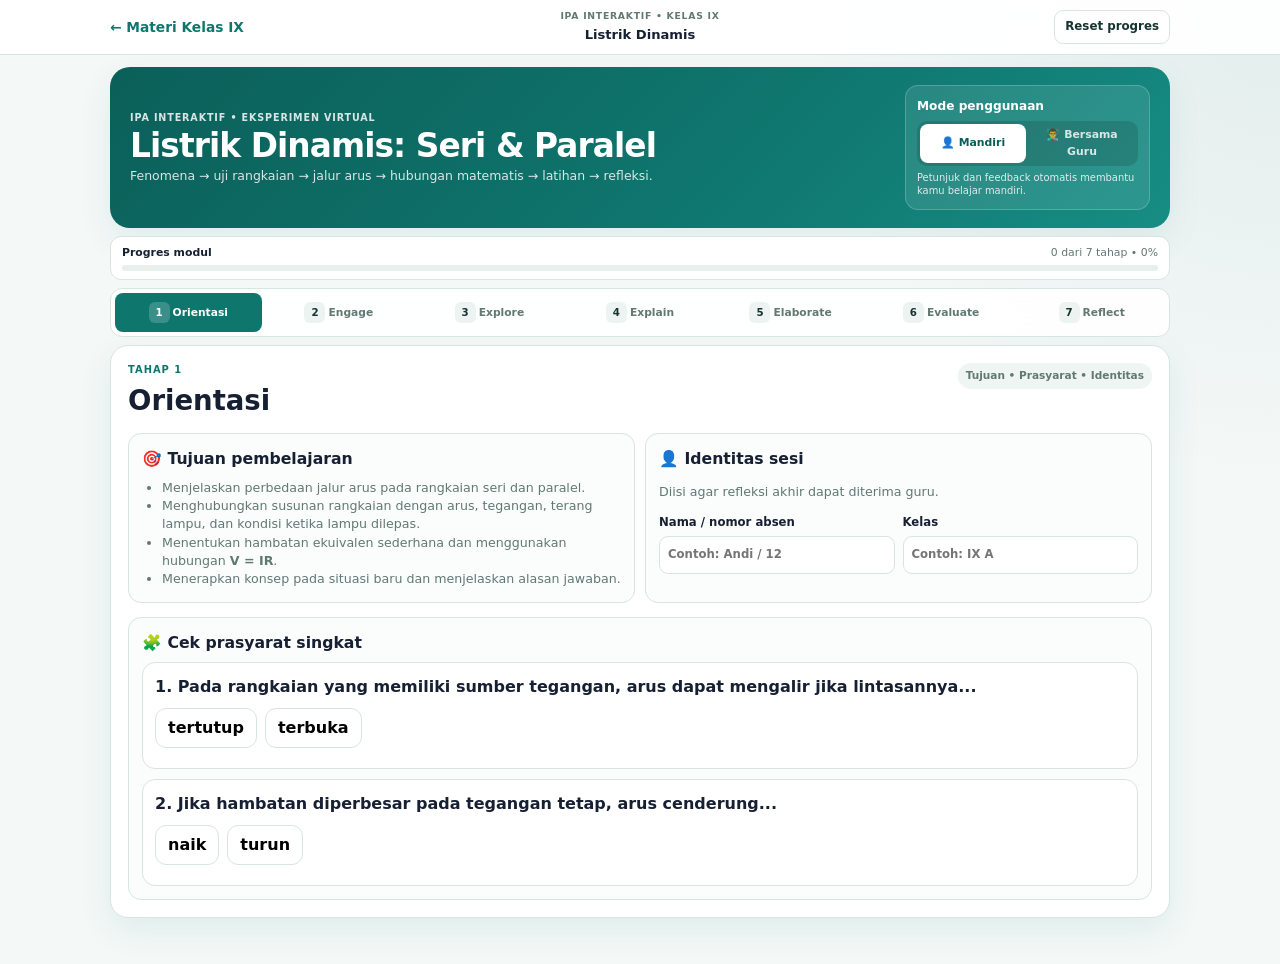
<file: kelas-9/listrik-dinamis/index.html>
<!doctype html>
<html lang="id"><head><meta charset="utf-8"><meta name="viewport" content="width=device-width,initial-scale=1,viewport-fit=cover"><meta http-equiv="Cache-Control" content="no-cache, no-store, must-revalidate"><meta http-equiv="Pragma" content="no-cache"><meta http-equiv="Expires" content="0"><meta name="theme-color" content="#0f766e"><meta name="description" content="Modul IPA Interaktif kelas IX: Listrik Dinamis seri dan paralel"><title>Listrik Dinamis — IPA Interaktif</title><link rel="stylesheet" href="style.css?v=20261002-contextfooter1"></head>
<body data-learning-mode="mandiri">
<header class="module-topbar"><div class="module-shell module-topbar-row"><a class="portal-link" href="../">← Materi Kelas IX</a><div class="module-title-mini"><span>IPA Interaktif • Kelas IX</span><strong>Listrik Dinamis</strong></div><button id="resetLearning" class="reset-learning" type="button">Reset progres</button></div></header>
<main class="module-shell module-main">
<section class="module-hero"><div><p class="u-eyebrow">IPA Interaktif • Eksperimen virtual</p><h1>Listrik Dinamis: Seri & Paralel</h1><p>Fenomena → uji rangkaian → jalur arus → hubungan matematis → latihan → refleksi.</p></div><div class="module-mode"><strong>Mode penggunaan</strong><div class="mode-switch"><button type="button" data-learning-mode="mandiri">👤 Mandiri</button><button type="button" data-learning-mode="guru">👨‍🏫 Bersama Guru</button></div><p id="modeHelp" class="mode-help"></p></div></section>
<section class="progress-wrap"><div class="progress-line"><strong>Progres modul</strong><span id="learningProgressText">0 dari 7 tahap</span></div><div class="progress-track"><div id="learningProgressFill" class="progress-fill"></div></div></section>
<nav class="u-stage-nav" aria-label="Tahapan pembelajaran"><button class="u-stage-tab active" data-u-stage="0"><b>1</b>Orientasi</button><button class="u-stage-tab" data-u-stage="1"><b>2</b>Engage</button><button class="u-stage-tab" data-u-stage="2"><b>3</b>Explore</button><button class="u-stage-tab" data-u-stage="3"><b>4</b>Explain</button><button class="u-stage-tab" data-u-stage="4"><b>5</b>Elaborate</button><button class="u-stage-tab" data-u-stage="5"><b>6</b>Evaluate</button><button class="u-stage-tab" data-u-stage="6"><b>7</b>Reflect</button></nav>

<section class="u-stage-panel active orientation-panel"><div class="u-panel-card"><div class="u-stage-head"><div><p class="u-stage-kicker">Tahap 1</p><h2>Orientasi</h2></div><span class="u-principle">Tujuan • Prasyarat • Identitas</span></div><div class="u-grid-2">
<article class="u-card"><h3>🎯 Tujuan pembelajaran</h3><ul class="objectives"><li>Menjelaskan perbedaan jalur arus pada rangkaian seri dan paralel.</li><li>Menghubungkan susunan rangkaian dengan arus, tegangan, terang lampu, dan kondisi ketika lampu dilepas.</li><li>Menentukan hambatan ekuivalen sederhana dan menggunakan hubungan <b>V = IR</b>.</li><li>Menerapkan konsep pada situasi baru dan menjelaskan alasan jawaban.</li></ul></article>
<article class="u-card"><h3>👤 Identitas sesi</h3><p>Diisi agar refleksi akhir dapat diterima guru.</p><div class="identity-grid"><label><span>Nama / nomor absen</span><input id="studentName" maxlength="80" placeholder="Contoh: Andi / 12"></label><label><span>Kelas</span><input id="studentClass" maxlength="30" placeholder="Contoh: IX A"></label></div></article></div>
<article class="u-card orientation-prereq"><h3>🧩 Cek prasyarat singkat</h3><div class="diagnostic-list">
<div class="diagnostic-item"><b>1. Pada rangkaian yang memiliki sumber tegangan, arus dapat mengalir jika lintasannya...</b><div class="diagnostic-options" data-diagnostic="closed"><button type="button" data-value="tertutup" data-correct="true" data-feedback="Ya. Dengan adanya sumber tegangan, lintasan tertutup memungkinkan arus mengalir.">tertutup</button><button type="button" data-value="terbuka" data-correct="false" data-feedback="Coba ingat fungsi sakelar: saat rangkaian terbuka, arus berhenti.">terbuka</button></div><div class="diagnostic-feedback"></div></div>
<div class="diagnostic-item"><b>2. Jika hambatan diperbesar pada tegangan tetap, arus cenderung...</b><div class="diagnostic-options" data-diagnostic="resistance"><button type="button" data-value="naik" data-correct="false" data-feedback="Belum. Perhatikan kembali I = V/R.">naik</button><button type="button" data-value="turun" data-correct="true" data-feedback="Benar. Pada V tetap, R lebih besar membuat I lebih kecil.">turun</button></div><div class="diagnostic-feedback"></div></div>
</div></article></div></section>

<section class="u-stage-panel engage-panel"><div class="u-panel-card"><div class="u-stage-head"><div><p class="u-stage-kicker">Tahap 2</p><h2>Engage</h2></div><span class="u-principle">Fenomena • Prediksi • POE</span></div><div class="engage-scene"><div class="house-lamps"><div class="lamp-row"><div class="lamp-icon">💡</div><div class="lamp-icon">💡</div><div class="lamp-icon">💡</div></div></div><div><h3>Tiga lampu rumah menyala. Satu lampu dilepas dari fittingnya.</h3><p>Menurutmu, apa yang terjadi pada dua lampu lainnya jika instalasinya dirancang seperti rangkaian rumah?</p><div class="engage-options"><button class="engage-option" data-prediction="semua-padam" type="button">Semua lampu ikut padam</button><button class="engage-option" data-prediction="lain-tetap" type="button">Lampu lain tetap dapat menyala</button><button class="engage-option" data-prediction="lebih-redup" type="button">Lampu lain menjadi lebih redup</button></div><div id="engageFeedback" class="note">Pilih prediksi terlebih dahulu. Jawabannya akan diuji pada tahap Explore.</div><p class="mode-only-teacher small"><b>Guru:</b> minta 2–3 siswa menyampaikan alasan sebelum membuka simulasi.</p></div></div></div></section>

<section class="u-stage-panel explore-panel"><div class="u-panel-card"><div class="u-stage-head"><div><p class="u-stage-kicker">Tahap 3</p><h2>Explore</h2></div><span class="u-principle">Concrete • Manipulasi • Pengamatan</span></div><div class="cpa-banner"><b>C — Concrete:</b> ubah susunan, jumlah lampu, tegangan, hambatan, sakelar, dan kondisi lampu. Gunakan hasilnya untuk menguji prediksi.</div><p class="simulation-notice"><b>Model simulasi:</b> sumber tegangan ideal dan lampu dimodelkan sebagai resistor dengan hambatan tetap. Warna/terang lampu adalah indikator visual relatif berbasis daya, bukan ukuran kecerahan lampu nyata. Saat praktik gunakan baterai bertegangan rendah, bukan instalasi listrik rumah.</p>
<div class="mode-only-teacher teacher-guide"><b>Untuk guru:</b> minta siswa memprediksi akibat perubahan sebelum menggeser kontrol, lalu minta mereka menjelaskan hasil pengamatannya sebelum masuk ke slide “Maknai hasilnya”.</div>

<div id="predictionCheckCard" class="mode-only-self prediction-check-card">
  <div class="prediction-check-head">
    <div><span class="prediction-check-kicker">PREDICT → OBSERVE</span><b>Periksa prediksimu dari Engage</b></div>
    <span class="prediction-status" id="predictionStatus">Belum diuji</span>
  </div>
  <div class="prediction-recall"><span>Prediksi saya:</span><strong id="predictionRecall">Belum ada prediksi.</strong></div>
  <p id="predictionInstruction">Pilih prediksi pada Engage terlebih dahulu, lalu kembali ke Explore.</p>
  <button id="startPredictionTest" type="button" class="prediction-start-btn" disabled>Uji prediksi saya</button>

  <div id="predictionTestSteps" class="prediction-test-steps" hidden>
    <div><b>1.</b> Simulator sudah disiapkan sebagai <b>paralel, 3 lampu, sakelar ON</b>.</div>
    <div><b>2.</b> Tekan <b>Lepaskan Lampu 1</b> pada simulator.</div>
    <div><b>3.</b> Amati apa yang terjadi pada Lampu 2 dan Lampu 3.</div>
  </div>

  <div id="predictionCompare" class="prediction-compare" hidden>
    <div class="prediction-question"><b>Hasil pengamatan dibanding prediksi awalmu...</b>
      <div class="prediction-choice-row" data-prediction-compare-group>
        <button type="button" data-prediction-compare="sesuai">Sesuai</button>
        <button type="button" data-prediction-compare="sebagian">Sebagian sesuai</button>
        <button type="button" data-prediction-compare="tidak-sesuai">Tidak sesuai</button>
      </div>
    </div>

    <div class="prediction-question"><b>Bukti yang paling kuat dari simulasi adalah...</b>
      <div class="prediction-evidence" data-prediction-evidence-group>
        <button type="button" data-prediction-evidence="lain-tetap" data-correct="true">Lampu 2 dan 3 tetap menyala.</button>
        <button type="button" data-prediction-evidence="semua-padam" data-correct="false">Semua lampu ikut padam.</button>
        <button type="button" data-prediction-evidence="lebih-redup" data-correct="false">Lampu 2 dan 3 menjadi lebih redup.</button>
      </div>
    </div>

    <button id="checkPredictionResult" type="button" class="btn full" disabled>Periksa hasil pengamatan</button>
    <div id="predictionFeedback" class="prediction-feedback">Pilih perbandingan dan bukti sebelum memeriksa.</div>
    <button id="retryPredictionCheck" type="button" class="prediction-retry" hidden>Coba periksa sekali lagi</button>
  </div>
</div>

<section id="concrete" class="cpa-section">
      <div class="card stage-card">
        <div class="stage-topline">
          <div>
            <div class="stage-kicker">C — CONCRETE</div>
            <h2>Rangkai dan amati</h2>
          </div>
          <span class="stage-count" id="concreteCount">1/3</span>
        </div>

        
        <div class="stage-slides" data-stage-group="concrete">
          <!-- C1: ATUR + AMATI -->
          <div class="stage-slide active" data-slide="0">
            <div class="slide-title">1. Atur & amati rangkaian</div>

            <div class="controls compact-controls">
              <div>
                <div class="small">Jenis rangkaian</div>
                <div class="segment">
                  <button id="seriesBtn" class="active">Seri</button>
                  <button id="parallelBtn">Paralel</button>
                </div>
              </div>

              <div class="sliderline">
                <label for="bulbs">Jumlah lampu</label>
                <input id="bulbs" type="range" min="1" max="3" step="1" value="2">
                <b><span id="bulbCount">2</span></b>
              </div>

              <div class="sliderline">
                <label for="voltage">Tegangan</label>
                <input id="voltage" type="range" min="3" max="12" step="1" value="6">
                <b><span id="voltageVal">6</span> V</b>
              </div>

              <div class="sliderline">
                <label for="resistance">R tiap lampu (identik)</label>
                <input id="resistance" type="range" min="4" max="20" step="1" value="10">
                <b><span id="resistanceVal">10</span> Ω</b>
              </div>

              <div class="control-grid">
                <button id="switchBtn" class="btn">Sakelar: ON</button>
                <button id="removeBtn" class="btn danger">Lepaskan Lampu 1</button>
                <button id="resetBtn" class="btn secondary full">Reset</button>
              </div>
            </div>

            <div class="circuitBox stage-circuit combined-circuit">
              <svg id="circuit" viewBox="0 0 760 420" role="img" aria-label="Simulasi rangkaian listrik"></svg>
            </div>

            <button class="zoom-btn compact-zoom" type="button"
              data-zoom-target="circuit"
              data-zoom-title="Rangkaian Concrete">⛶ Perbesar gambar</button>

          </div>

          <!-- C2: MAKNA -->
          <div class="stage-slide" data-slide="1">
            <div class="slide-title">2. Maknai hasilnya</div>

            <div class="statgrid">
              <div class="stat"><span class="small">R ekuivalen</span><b id="rt">—</b></div>
              <div class="stat"><span class="small">Arus total</span><b id="it">—</b></div>
              <div class="stat"><span class="small">Tegangan/lampu</span><b id="vb">—</b></div>
              <div class="stat"><span class="small">Arus tiap lampu</span><b id="ib">—</b></div>
            </div>

            <div class="compact-question">
              <b>Hubungkan hasil pengamatan dengan konsep:</b>
              <div>① Ada berapa jalur yang dapat dilewati arus?</div>
              <div>② Apa yang terjadi ketika satu lampu dilepas?</div>
              <div>③ Bandingkan arus total, arus tiap lampu, dan tegangan tiap lampu ketika susunan atau jumlah lampu diubah.</div>
            </div>

            <section class="investigation-card" aria-labelledby="investigationTitle">
  <h3 id="investigationTitle">📋 Catat data penyelidikanmu</h3>
  <p>Gunakan <b>tegangan dan hambatan tiap lampu yang sama</b> untuk membandingkan minimal satu rangkaian seri dan satu paralel. Kembali ke slide “Atur & amati” untuk mengubah parameter, lalu ke sini untuk mencatat hasil.</p>
  <div class="investigation-actions"><button id="recordObservation" type="button" class="btn">Catat kondisi sekarang</button><button id="clearObservations" type="button" class="btn secondary">Hapus data percobaan</button></div>
  <p id="observationStatus" class="investigation-status" role="status" aria-live="polite">Belum ada data.</p>
  <div class="investigation-table-scroll"><table class="investigation-table"><thead><tr><th>Jenis</th><th>Lampu</th><th>Tegangan</th><th>R/lampu</th><th>R total</th><th>I total</th></tr></thead><tbody id="observationRows"><tr><td colspan="6">Belum ada pengamatan tercatat.</td></tr></tbody></table></div>
  <label class="investigation-conclusion"><span><b>Kesimpulan berdasarkan datamu</b> — apa perbedaan pengaruh susunan seri dan paralel terhadap hambatan serta arus total?</span><textarea id="observationConclusion" rows="3" maxlength="800" placeholder="Dari data percobaan saya, pada tegangan dan R/lampu yang sama ..."></textarea></label>
</section>
<button id="compareBtn" class="btn full">Lanjut ke Explain →</button>
          </div>
        </div>

        <div class="stage-nav" data-nav-for="concrete">
          <button class="stage-prev" type="button">← Sebelumnya</button>
          <div class="stage-dots" aria-hidden="true"></div>
          <button class="stage-next" type="button">Berikutnya →</button>
        </div>
      </div>
    </section></div></section>
<section class="u-stage-panel explain-panel"><div class="u-panel-card">
  <div class="u-stage-head">
    <div><p class="u-stage-kicker">Tahap 4</p><h2>Explain</h2></div>
    <span class="u-principle">Bandingkan • Turunkan • Terapkan</span>
  </div>
  <div class="cpa-banner"><b>Explain:</b> bandingkan struktur seri dan paralel secara langsung, lalu turunkan hubungan matematisnya.</div><p class="simulation-notice">Gunakan data percobaan dari Explore untuk menjelaskan <b>mengapa</b> arus dan hambatan berubah. Tabel perbandingan angka di bawah selalu menggunakan <b>rangkaian utuh, sakelar ON, dan sumber ideal</b>, meskipun simulator terakhir dalam keadaan terbuka.</p>
<div class="mode-only-teacher teacher-guide"><b>Untuk guru:</b> sebelum membaca tabel atau persamaan, minta siswa menyebutkan perbedaan jalur, arus, dan tegangan dari hasil Explore. Gunakan tombol slide setelah diskusi singkat.</div>
  <section id="explainFlow" class="cpa-section">
    <div class="card stage-card">
      <div class="stage-topline">
        <div>
          <div class="stage-kicker">PICTORIAL → ABSTRACT</div>
          <h2>Dari jalur ke persamaan</h2>
        </div>
        <span class="stage-count" id="explainCount">1/3</span>
      </div>

      
        <div class="stage-slides" data-stage-group="explain">
          <!-- E1: PERBANDINGAN VISUAL -->
          <div class="stage-slide active" data-slide="0">
            <div class="slide-title">1. Bandingkan struktur seri dan paralel</div>

            <div class="explain-compare-visuals">
              <article class="explain-mini-card series-card">
                <div class="explain-mini-title">SERI</div>
                <svg class="explain-mini-svg" viewBox="0 0 320 150" role="img" aria-label="Rangkaian seri dua lampu">
                  <path d="M34 34 H286 V116 H34" fill="none" stroke="#333a4d" stroke-width="5"/>
                  <line x1="34" y1="34" x2="34" y2="67" stroke="#333a4d" stroke-width="5"/>
                  <line x1="34" y1="83" x2="34" y2="116" stroke="#333a4d" stroke-width="5"/>
                  <line x1="17" y1="71" x2="51" y2="71" stroke="#333a4d" stroke-width="5"/>
                  <line x1="23" y1="80" x2="45" y2="80" stroke="#333a4d" stroke-width="5"/>

                  <rect x="84" y="18" width="62" height="32" rx="7" fill="#fff" stroke="#333a4d" stroke-width="3"/>
                  <rect x="188" y="18" width="62" height="32" rx="7" fill="#fff" stroke="#333a4d" stroke-width="3"/>
                  <text x="115" y="40" text-anchor="middle" font-size="15">L1</text>
                  <text x="219" y="40" text-anchor="middle" font-size="15">L2</text>

                  <path d="M58 34 H268" fill="none" stroke="#3559e0" stroke-width="3.5" stroke-dasharray="9 10">
                    <animate attributeName="stroke-dashoffset" from="0" to="-38" dur="1.2s" repeatCount="indefinite"/>
                  </path>
                </svg>
                <div class="explain-mini-summary">
                  <b>1 jalur</b><span>I sama</span><span>V terbagi</span>
                </div>
              </article>

              <article class="explain-mini-card parallel-card">
                <div class="explain-mini-title">PARALEL</div>
                <svg class="explain-mini-svg" viewBox="0 0 320 150" role="img" aria-label="Rangkaian paralel dua lampu">
                  <line x1="55" y1="25" x2="55" y2="118" stroke="#333a4d" stroke-width="5"/>
                  <line x1="265" y1="25" x2="265" y2="118" stroke="#333a4d" stroke-width="5"/>

                  <line x1="55" y1="45" x2="115" y2="45" stroke="#333a4d" stroke-width="4"/>
                  <line x1="205" y1="45" x2="265" y2="45" stroke="#333a4d" stroke-width="4"/>
                  <line x1="55" y1="83" x2="115" y2="83" stroke="#333a4d" stroke-width="4"/>
                  <line x1="205" y1="83" x2="265" y2="83" stroke="#333a4d" stroke-width="4"/>

                  <rect x="115" y="29" width="90" height="32" rx="7" fill="#fff" stroke="#333a4d" stroke-width="3"/>
                  <rect x="115" y="67" width="90" height="32" rx="7" fill="#fff" stroke="#333a4d" stroke-width="3"/>
                  <text x="160" y="51" text-anchor="middle" font-size="15">L1</text>
                  <text x="160" y="89" text-anchor="middle" font-size="15">L2</text>

                  <line x1="55" y1="118" x2="153" y2="118" stroke="#333a4d" stroke-width="4"/>
                  <line x1="167" y1="118" x2="265" y2="118" stroke="#333a4d" stroke-width="4"/>
                  <line x1="153" y1="99" x2="153" y2="137" stroke="#333a4d" stroke-width="4"/>
                  <line x1="167" y1="106" x2="167" y2="130" stroke="#333a4d" stroke-width="4"/>

                  <path d="M55 45 H265" fill="none" stroke="#7b4ce2" stroke-width="3" stroke-dasharray="8 10">
                    <animate attributeName="stroke-dashoffset" from="0" to="-36" dur="1.2s" repeatCount="indefinite"/>
                  </path>
                  <path d="M55 83 H265" fill="none" stroke="#7b4ce2" stroke-width="3" stroke-dasharray="8 10">
                    <animate attributeName="stroke-dashoffset" from="0" to="-36" dur="1.2s" repeatCount="indefinite"/>
                  </path>
                </svg>
                <div class="explain-mini-summary">
                  <b>Beberapa jalur</b><span>I terbagi</span><span>V sama</span>
                </div>
              </article>
            </div>

            <div class="compare-compact">
              <div class="compare-compact-row head">
                <b>Besaran</b><span>SERI</span><span>PARALEL</span>
              </div>
              <div class="compare-compact-row">
                <b>Jalur arus</b><span>1 jalur</span><span>beberapa jalur</span>
              </div>
              <div class="compare-compact-row">
                <b>Arus</b><span>I = I₁ = I₂</span><span>I = I₁ + I₂</span>
              </div>
              <div class="compare-compact-row">
                <b>Tegangan</b><span>V = V₁ + V₂</span><span>V = V₁ = V₂</span>
              </div>
              <div class="compare-compact-row">
                <b>1 lampu dilepas</b><span>semua padam</span><span>cabang lain hidup</span>
              </div>
            </div>

            <div class="note stage-note compact-explain-note">Struktur jalur inilah yang menjadi dasar hubungan matematis seri dan paralel. Untuk model lampu resistif, terang lampu berkaitan dengan dayanya: <b>P = VI = I²R = V²/R</b>. Pada lampu nyata, hubungan daya dan kecerahan tidak selalu sebanding.</div>
          </div>

          <!-- E2: TURUNAN SERI + PARALEL -->
          <div class="stage-slide" data-slide="1">
            <div class="slide-title">2. Turunkan hambatan ekuivalen</div>

            <div class="derivation-compare">
              <article class="derivation-mini series">
                <div class="derivation-mini-title">SERI</div>
                <div class="derivation-mini-basis">I sama • V = V₁ + V₂ + V₃</div>
                <div class="derivation-mini-step">V = I(R₁ + R₂ + R₃)</div>
                <div class="derivation-mini-arrow">↓</div>
                <div class="derivation-mini-result">Rₜ = R₁ + R₂ + R₃</div>
                <div class="derivation-mini-note">Dasar: <b>V = IR</b></div>
              </article>

              <article class="derivation-mini parallel">
                <div class="derivation-mini-title">PARALEL</div>
                <div class="derivation-mini-basis">V sama • I = I₁ + I₂ + I₃</div>
                <div class="derivation-mini-step">V/Rₜ = V/R₁ + V/R₂ + V/R₃</div>
                <div class="derivation-mini-arrow">↓</div>
                <div class="derivation-mini-result">1/Rₜ = 1/R₁ + 1/R₂ + 1/R₃</div>
                <div class="derivation-mini-note">Dasar: <b>I = V/R</b></div>
              </article>
            </div>

            <div class="note stage-note compact-explain-note">
              Perbedaan bentuk persamaan berasal dari <b>arus yang sama pada seri</b> dan <b>tegangan yang sama pada paralel</b>.
            </div>
          </div>

          <!-- E3: PERBANDINGAN ANGKA -->
          <div class="stage-slide" data-slide="2">
            <div class="slide-title">3. Bandingkan dengan angka yang sama</div>
            <div id="abstractComparison"></div>
            <button id="goElaborateBtn" class="btn full">Lanjut ke Elaborate →</button>
          </div>
        </div>

      <div class="stage-nav" data-nav-for="explain">
        <button class="stage-prev" type="button">← Sebelumnya</button>
        <div class="stage-dots" aria-hidden="true"></div>
        <button class="stage-next" type="button">Berikutnya →</button>
      </div>
    </div>
  </section>
</div></section>
<section class="u-stage-panel elaborate-panel"><div class="u-panel-card">
  <div class="u-stage-head">
    <div><p class="u-stage-kicker">Tahap 5</p><h2>Elaborate</h2></div>
    <span class="u-principle">Transfer • Aplikasi • Worked Example</span>
  </div>
  <div class="cpa-banner"><b>Elaborate:</b> gunakan konsep seri–paralel pada situasi baru. Fokusnya bukan menghafal rumus, tetapi memilih dan menerapkan konsep yang relevan.</div>
<div class="mode-only-teacher teacher-guide"><b>Untuk guru:</b> setelah siswa memilih jawaban dan alasan, minta mereka mempertahankan pilihannya. Feedback benar/salah baru dibuka setelah diskusi.</div>

  <section id="elaborateTransfer" class="cpa-section">
    <div class="card stage-card">
      <div class="stage-topline">
        <div>
          <div class="stage-kicker">TRANSFER & CHALLENGE</div>
          <h2>Terapkan pada situasi baru</h2>
        </div>
        <span class="stage-count" id="elaborateCount">1/6</span>
      </div>

      
      <div class="stage-slides" data-stage-group="elaborate">
        <div class="stage-slide active" data-slide="0">
          <div class="slide-title">1. Kasus instalasi rumah</div>
          <div class="elab-context-mini">
            <span>FENOMENA</span>
            <b>Tiga meja praktik laboratorium memiliki lampu kerja dan sakelar masing-masing.</b>
            <small>Setiap meja harus dapat menyalakan atau mematikan lampunya sendiri tanpa memengaruhi meja lain.</small>
          </div>

          <div class="elab-mini-question" data-elab-question="home"
               data-clue="Ingat: apakah sakelar pada satu meja boleh memutus arus meja lain?"
               data-final="Susunan paralel dengan sakelar masing-masing cabang paling sesuai. Tiap meja bisa dikendalikan tanpa memutus lintasan lampu pada meja lain.">
            <b>Bagaimana ketiga lampu sebaiknya dihubungkan ke sumber tegangan yang sama?</b>
            <div class="elab-options" data-elab-answer-group>
              <button type="button" data-elab-answer data-value="seri" data-correct="false">Seri</button>
              <button type="button" data-elab-answer data-value="paralel" data-correct="true">Paralel</button>
            </div>
            <div class="elab-reason-panel" data-elab-reason-panel hidden>
              <span class="elab-reason-title">Mengapa?</span>
              <div class="elab-reasons" data-elab-reason-group>
                <button type="button" data-elab-reason data-value="node-sama" data-correct="true">Setiap lampu memiliki jalur cabang sendiri.</button>
                <button type="button" data-elab-reason data-value="arus-kecil" data-correct="false">Arus tiap cabang selalu lebih kecil.</button>
                <button type="button" data-elab-reason data-value="jalur-pendek" data-correct="false">Arus hanya melewati cabang paling pendek.</button>
              </div>
            </div>
            <div class="elab-feedback" data-elab-feedback>Pilih jawaban terlebih dahulu, lalu jelaskan alasannya.</div>
            <button type="button" class="elab-retry" data-elab-retry hidden>Coba sekali lagi</button>
          </div>
        </div>

        <div class="stage-slide" data-slide="1">
          <div class="slide-title">2. Dampak pada hambatan total</div>
          <div class="elab-context-mini">
            <span>FENOMENA SERI</span>
            <b>2 lampu identik → ditambah 1 lampu identik.</b>
            <small>Susunan tetap seri • tegangan sumber tetap.</small>
          </div>

          <div class="elab-mini-question" data-elab-question="series-r"
               data-clue="Pada susunan seri, hambatan ekuivalen merupakan jumlah hambatan tiap lampu."
               data-final="Pada seri berlaku Rₜ = R₁ + R₂ + ... . Menambah satu lampu menambah hambatan total.">
            <b>Hambatan total akan...</b>
            <div class="elab-options" data-elab-answer-group>
              <button type="button" data-elab-answer data-value="bertambah" data-correct="true">bertambah</button>
              <button type="button" data-elab-answer data-value="berkurang" data-correct="false">berkurang</button>
              <button type="button" data-elab-answer data-value="tetap" data-correct="false">tetap</button>
            </div>
            <div class="elab-reason-panel" data-elab-reason-panel hidden>
              <span class="elab-reason-title">Pilih alasan.</span>
              <div class="elab-reasons" data-elab-reason-group>
                <button type="button" data-elab-reason data-value="jumlah-r" data-correct="true">Hambatan seri dijumlahkan.</button>
                <button type="button" data-elab-reason data-value="v-tetap-r-tetap" data-correct="false">Tegangan tetap membuat hambatan total tetap.</button>
                <button type="button" data-elab-reason data-value="lampu-bagi-r" data-correct="false">Hambatan terbagi saat lampu ditambah.</button>
              </div>
            </div>
            <div class="elab-feedback" data-elab-feedback>Jawab, lalu pilih alasannya.</div>
            <button type="button" class="elab-retry" data-elab-retry hidden>Coba sekali lagi</button>
          </div>
        </div>

        <div class="stage-slide" data-slide="2">
          <div class="slide-title">3. Dampak pada arus total</div>
          <div class="elab-context-mini">
            <span>FENOMENA SERI</span>
            <b>2 lampu identik → ditambah 1 lampu identik.</b>
            <small>Susunan tetap seri • tegangan sumber tetap.</small>
          </div>

          <div class="elab-mini-question" data-elab-question="series-i"
               data-clue="Tegangan sumber tetap. Hubungkan perubahan R total dengan I = V/R."
               data-final="Rₜ bertambah. Karena I = V/Rₜ dan V tetap, arus total berkurang.">
            <b>Arus total akan...</b>
            <div class="elab-options" data-elab-answer-group>
              <button type="button" data-elab-answer data-value="bertambah" data-correct="false">bertambah</button>
              <button type="button" data-elab-answer data-value="berkurang" data-correct="true">berkurang</button>
              <button type="button" data-elab-answer data-value="tetap" data-correct="false">tetap</button>
            </div>
            <div class="elab-reason-panel" data-elab-reason-panel hidden>
              <span class="elab-reason-title">Pilih alasan.</span>
              <div class="elab-reasons" data-elab-reason-group>
                <button type="button" data-elab-reason data-value="ohm" data-correct="true">R total naik, maka arus total turun.</button>
                <button type="button" data-elab-reason data-value="seri-i-selalu" data-correct="false">Arus seri selalu tetap nilainya.</button>
                <button type="button" data-elab-reason data-value="lampu-tambah-i" data-correct="false">Lampu bertambah, arus total bertambah.</button>
              </div>
            </div>
            <div class="elab-feedback" data-elab-feedback>Jawab, lalu pilih alasannya.</div>
            <button type="button" class="elab-retry" data-elab-retry hidden>Coba sekali lagi</button>
          </div>
        </div>

        <div class="stage-slide" data-slide="3">
          <div class="slide-title">4. Dampak pada tegangan tiap lampu</div>
          <div class="elab-context-mini">
            <span>FENOMENA SERI</span>
            <b>2 lampu identik → ditambah 1 lampu identik.</b>
            <small>Susunan tetap seri • tegangan sumber tetap.</small>
          </div>

          <div class="elab-mini-question" data-elab-question="series-voltage"
               data-clue="Pada seri berlaku V = V₁ + V₂ + ... ."
               data-final="Untuk lampu identik pada sumber tetap, tegangan sumber terbagi ke lebih banyak lampu sehingga tegangan tiap lampu berkurang.">
            <b>Tegangan pada setiap lampu cenderung...</b>
            <div class="elab-options" data-elab-answer-group>
              <button type="button" data-elab-answer data-value="bertambah" data-correct="false">bertambah</button>
              <button type="button" data-elab-answer data-value="berkurang" data-correct="true">berkurang</button>
              <button type="button" data-elab-answer data-value="tetap" data-correct="false">tetap</button>
            </div>
            <div class="elab-reason-panel" data-elab-reason-panel hidden>
              <span class="elab-reason-title">Pilih alasan.</span>
              <div class="elab-reasons" data-elab-reason-group>
                <button type="button" data-elab-reason data-value="v-terbagi" data-correct="true">Tegangan sumber terbagi ke lebih banyak lampu.</button>
                <button type="button" data-elab-reason data-value="v-sumber-tetap" data-correct="false">Tegangan sumber tetap pada setiap lampu.</button>
                <button type="button" data-elab-reason data-value="i-sama-v-sumber" data-correct="false">Arus sama menjaga tegangan tiap lampu tetap.</button>
              </div>
            </div>
            <div class="elab-feedback" data-elab-feedback>Jawab, lalu pilih alasannya.</div>
            <button type="button" class="elab-retry" data-elab-retry hidden>Coba sekali lagi</button>
          </div>
        </div>

        <div class="stage-slide" data-slide="4">
          <div class="slide-title">5. Cabang tidak identik</div>
          <div class="elab-context-mini">
            <span>FENOMENA PARALEL</span>
            <b>Dua cabang pada sumber 12 V.</b>
            <small>R₁ = 6 Ω • R₂ = 12 Ω</small>
          </div>

          <div class="elab-mini-question" data-elab-question="branch-current"
               data-clue="Pada paralel, V kedua cabang sama. Bandingkan I₁ = V/R₁ dan I₂ = V/R₂."
               data-final="Cabang dengan R₁ memiliki arus lebih besar: I₁ = 2 A, sedangkan I₂ = 1 A.">
            <b>Pada cabang manakah arus lebih besar?</b>
            <div class="elab-options" data-elab-answer-group>
              <button type="button" data-elab-answer data-value="cabang-1" data-correct="true">R₁ = 6 Ω</button>
              <button type="button" data-elab-answer data-value="cabang-2" data-correct="false">R₂ = 12 Ω</button>
              <button type="button" data-elab-answer data-value="sama" data-correct="false">Sama besar</button>
            </div>
            <div class="elab-reason-panel" data-elab-reason-panel hidden>
              <span class="elab-reason-title">Mengapa?</span>
              <div class="elab-reasons" data-elab-reason-group>
                <button type="button" data-elab-reason data-value="r-kecil-i-besar" data-correct="true">Pada V sama, R kecil memberi arus lebih besar.</button>
                <button type="button" data-elab-reason data-value="r-besar-i-besar" data-correct="false">R besar memberi arus lebih besar.</button>
                <button type="button" data-elab-reason data-value="paralel-i-sama" data-correct="false">V sama membuat arus tiap cabang sama.</button>
              </div>
            </div>
            <div class="elab-feedback" data-elab-feedback>Jawab, lalu jelaskan alasannya.</div>
            <button type="button" class="elab-retry" data-elab-retry hidden>Coba sekali lagi</button>
          </div>
        </div>

        <div class="stage-slide" data-slide="5">
          <div class="slide-title">6. Contoh dibimbing → kerjakan sendiri</div>
          <div class="elab-context-mini">
            <span>FENOMENA SERI</span>
            <b>Lampu identik 6 Ω pada sumber 12 V.</b>
            <small>Bandingkan contoh 2 lampu dengan kasus 3 lampu.</small>
          </div>
          <div class="worked-grid">
            <div class="worked-example">
              <span class="worked-label">Contoh</span>
              <b>2 lampu seri</b>
              <div class="worked-step">Rₜ = 6 + 6 = <b>12 Ω</b></div>
              <div class="worked-step">I = 12/12 = <b>1 A</b></div>
            </div>
            <div class="fade-task" id="fadeTask">
              <span class="worked-label">Sekarang kamu</span>
              <b>3 lampu seri</b>
              <label class="equation-input"><span class="equation-prefix">Rₜ =</span><input id="fadeRt" type="number" inputmode="decimal" step="0.1" placeholder="..."><span class="equation-unit">Ω</span></label>
              <label class="equation-input"><span class="equation-prefix">I =</span><input id="fadeI" type="number" inputmode="decimal" step="0.01" placeholder="..."><span class="equation-unit">A</span></label>
              <button id="checkFading" type="button" class="btn full">Periksa jawaban</button>
              <div id="fadeFeedback" class="elab-feedback">Gunakan pola contoh, tetapi kerjakan sendiri.</div>
            </div>
          </div>
          <button id="goEvaluateBtn" class="btn full">Lanjut ke Evaluate →</button>
        </div>
      </div>

      <div class="stage-nav" data-nav-for="elaborate">
        <button class="stage-prev" type="button">← Sebelumnya</button>
        <div class="stage-dots" aria-hidden="true"></div>
        <button class="stage-next" type="button">Berikutnya →</button>
      </div>
    </div>
  </section>
</div></section>
<section class="u-stage-panel evaluate-panel"><div class="u-panel-card"><div class="u-stage-head"><div><p class="u-stage-kicker">Tahap 6</p><h2>Evaluate</h2></div><span class="u-principle">20 soal • Retrieval • Feedback</span></div><p class="quiz-note">Kerjakan satu soal per layar. Setelah memilih jawaban, baca alasan yang muncul sebelum melanjutkan.</p><div class="mode-only-teacher teacher-guide"><b>Untuk guru:</b> gunakan tahap ini sebagai cek individual. Beri waktu semua siswa memilih sebelum pembahasan kelas dilakukan.</div><section id="quiz" class="cpa-section">
      <div class="card stage-card">
        <div class="stage-topline">
          <div>
            <div class="stage-kicker">LATIHAN</div>
            <h2>Satu soal per layar</h2>
          </div>
          <span class="stage-count" id="quizCount">1/20</span>
        </div>

        <p class="assessment-note">Hasil kuis tersimpan pada perangkat ini dan disertakan dalam ringkasan refleksi. Jika perangkat dipakai bersama, gunakan Reset progres setelah hasil berhasil dicatat guru.</p><div class="quiz-footer quiz-footer-top">
          <span class="chip">Skor: <span id="score">0</span>/20</span>
          <button id="resetQuiz" class="btn secondary">Ulangi</button>
        </div>

        <div id="quizBox"></div>

        <div class="stage-nav" data-nav-for="quiz">
          <button class="stage-prev" type="button">← Sebelumnya</button>
          <div class="stage-dots" aria-hidden="true"></div>
          <button class="stage-next" type="button">Berikutnya →</button>
        </div>
      </div>
    </section></div></section>

<section class="u-stage-panel reflect-panel"><div class="u-panel-card"><div class="u-stage-head"><div><p class="u-stage-kicker">Tahap 7</p><h2>Reflect</h2></div><span class="u-principle">Monitoring • Confidence • Feedback guru</span></div><div class="reflection-grid"><label><span>Apa yang sudah saya pahami?</span><textarea rows="4" data-reflection="understood" placeholder="Contoh: saya memahami mengapa arus seri sama..."></textarea></label><label><span>Apa yang masih membingungkan?</span><textarea rows="4" data-reflection="confused" placeholder="Tuliskan bagian yang masih sulit secara spesifik."></textarea></label></div><div class="u-card reflect-block"><b>Pada bagian mana kamu masih mengalami kesulitan?</b><div id="difficultyGrid" class="difficulty-grid"></div></div><div class="u-card reflect-block"><b>Seberapa yakin kamu memahami materi?</b><div class="confidence-row" style="margin-top:10px"><button type="button" data-confidence="1">Perlu bantuan</button><button type="button" data-confidence="2">Cukup paham</button><button type="button" data-confidence="3">Sudah yakin</button></div></div><div class="u-card reflect-block"><b>Ringkasan hasil belajarmu</b><div id="learningEvidenceSummary" class="learning-evidence-summary" role="status" aria-live="polite">Ringkasan evaluasi akan muncul setelah menjawab soal.</div></div><div class="send-card"><div><strong>Kirim refleksi ke guru</strong><p>Refleksi dikirim ke layanan guru melalui Google Apps Script. Nama, kelas, jawaban refleksi, dan ringkasan progres digunakan untuk tindak lanjut pembelajaran. Data juga tersimpan di perangkat ini; hindari menggunakan identitas lengkap pada perangkat bersama.</p><p id="sendStatus" class="send-status">Belum pernah dikirim.</p></div><button id="sendFeedback" class="send-btn" type="button">Kirim Refleksi</button></div></div></section>

<div class="u-bottom-nav is-context-hidden" aria-hidden="true"><button id="uPrev" class="u-prev" type="button">← Sebelumnya</button><button id="uComplete" class="u-complete" type="button">Tandai selesai</button><button id="uNext" class="u-next" type="button">Berikutnya →</button></div>
</main>
<div class="zoom-overlay" id="zoomOverlay" aria-hidden="true"><div class="zoom-panel"><div class="zoom-top"><b id="zoomTitle">Perbesar gambar</b><button id="zoomClose" class="zoom-close" type="button">Tutup ✕</button></div><div class="zoom-scroll" id="zoomContent"></div><div class="small">Geser ke kiri/kanan jika gambar lebih lebar dari layar.</div></div></div>
<div id="uToast" class="toast" role="status" aria-live="polite"></div>
<script>
function normalizePictorialTypo(){
  const walker=document.createTreeWalker(document.body,NodeFilter.SHOW_TEXT);
  const nodes=[];
  while(walker.nextNode()) nodes.push(walker.currentNode);
  nodes.forEach(n=>{
    if(/pictional/i.test(n.nodeValue)){
      n.nodeValue=n.nodeValue.replace(/Pictional/g,"Pictorial").replace(/pictional/g,"pictorial");
    }
  });
}
document.addEventListener("DOMContentLoaded",normalizePictorialTypo);
</script><script src="config.js?v=20260927-2200"></script><script src="module.js?v=20261002-contextfooter1"></script><script src="cpa.js?v=20261003-contextfooter-test2"></script></body></html>
</file>
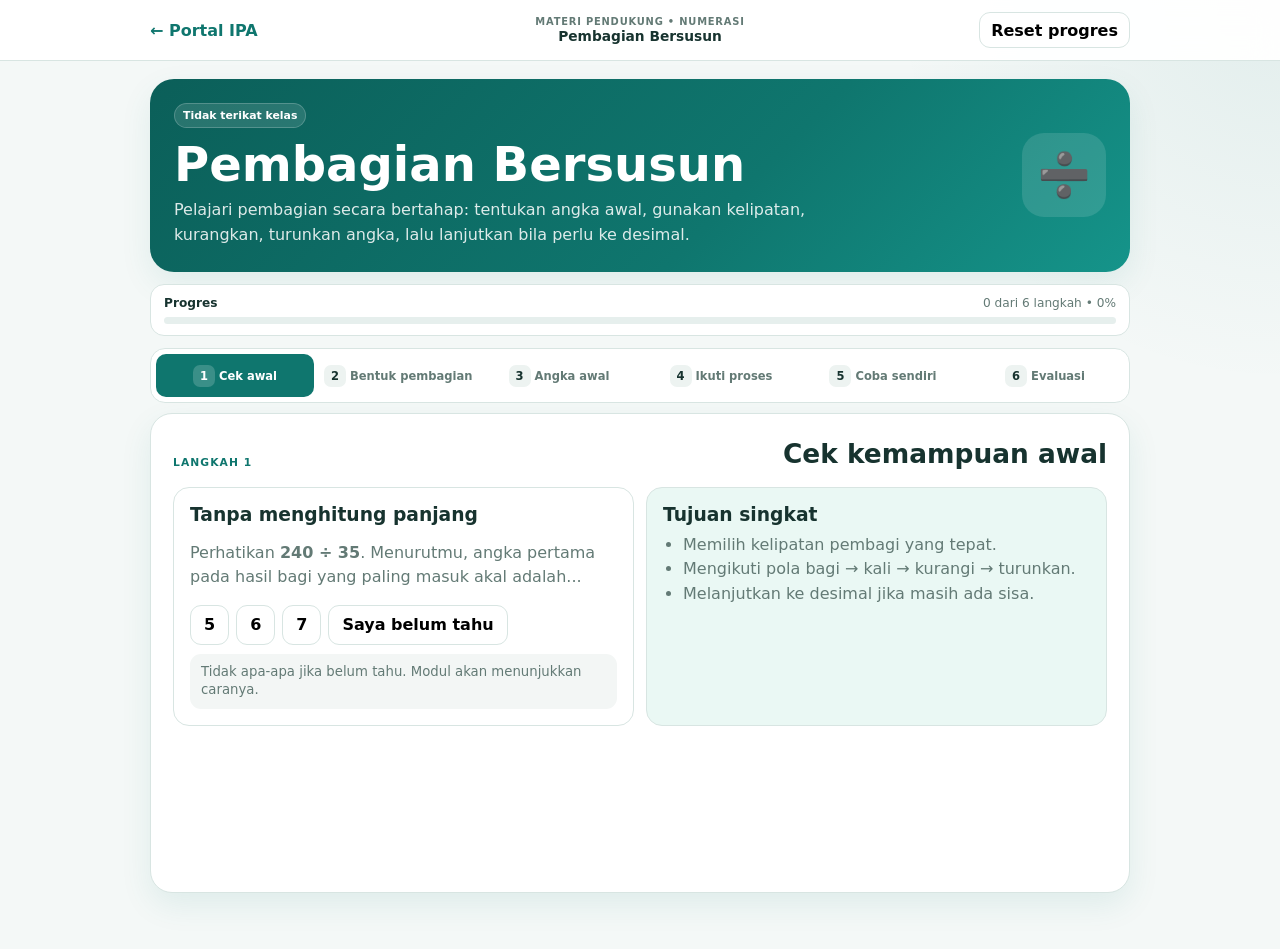
<file: materi-pendukung/pembagian-bersusun/index.html>
<!doctype html>
<html lang="id">
<head>
  <meta charset="utf-8">
  <meta name="viewport" content="width=device-width,initial-scale=1">
  <meta name="theme-color" content="#0f766e">
  <meta name="description" content="Modul interaktif pembagian bersusun untuk penguatan numerasi dasar">
  <title>Pembagian Bersusun — Materi Pendukung</title>
  <link rel="stylesheet" href="style.css?v=20261002-contextfooter1">
</head>
<body>
<header class="topbar">
  <div class="shell topbar-row">
    <a class="back-link" href="../../">← Portal IPA</a>
    <div class="topbar-title">
      <span>Materi Pendukung • Numerasi</span>
      <strong>Pembagian Bersusun</strong>
    </div>
    <button id="resetProgress" class="reset-btn" type="button">Reset progres</button>
  </div>
</header>

<main class="shell app-main">
  <section class="hero">
    <div>
      <span class="badge">Tidak terikat kelas</span>
      <h1>Pembagian Bersusun</h1>
      <p>Pelajari pembagian secara bertahap: tentukan angka awal, gunakan kelipatan, kurangkan, turunkan angka, lalu lanjutkan bila perlu ke desimal.</p>
    </div>
    <div class="hero-symbol" aria-hidden="true">➗</div>
  </section>

  <section class="progress-card" aria-label="Progres belajar">
    <div><strong>Progres</strong><span id="progressText">0 dari 6 langkah</span></div>
    <div class="progress-track"><div id="progressFill" class="progress-fill"></div></div>
  </section>

  <nav class="stage-nav" aria-label="Langkah pembelajaran">
    <button class="stage-tab active" data-stage="0"><b>1</b>Cek awal</button>
    <button class="stage-tab" data-stage="1"><b>2</b>Bentuk pembagian</button>
    <button class="stage-tab" data-stage="2"><b>3</b>Angka awal</button>
    <button class="stage-tab" data-stage="3"><b>4</b>Ikuti proses</button>
    <button class="stage-tab" data-stage="4"><b>5</b>Coba sendiri</button>
    <button class="stage-tab" data-stage="5"><b>6</b>Evaluasi</button>
  </nav>

  <section class="stage-panel active" data-panel="0">
    <div class="stage-title"><span>LANGKAH 1</span><h2>Cek kemampuan awal</h2></div>
    <div class="two-col">
      <article class="card">
        <h3>Tanpa menghitung panjang</h3>
        <p>Perhatikan <strong>240 ÷ 35</strong>. Menurutmu, angka pertama pada hasil bagi yang paling masuk akal adalah...</p>
        <div class="choices" id="diagChoices">
          <button data-value="5">5</button>
          <button data-value="6">6</button>
          <button data-value="7">7</button>
          <button data-value="dontknow">Saya belum tahu</button>
        </div>
        <div id="diagFeedback" class="feedback neutral">Tidak apa-apa jika belum tahu. Modul akan menunjukkan caranya.</div>
      </article>
      <article class="card soft">
        <h3>Tujuan singkat</h3>
        <ul class="compact-list">
          <li>Memilih kelipatan pembagi yang tepat.</li>
          <li>Mengikuti pola bagi → kali → kurangi → turunkan.</li>
          <li>Melanjutkan ke desimal jika masih ada sisa.</li>
        </ul>
      </article>
    </div>
  </section>

  <section class="stage-panel" data-panel="1">
    <div class="stage-title"><span>LANGKAH 2</span><h2>Bentuk pembagian bersusun</h2></div>
    <div class="division-layout">
      <div class="long-division-demo" aria-label="Bentuk pembagian 240 dibagi 35">
        <div class="quotient">?</div>
        <div class="divisor">35</div>
        <div class="bracket"></div>
        <div class="dividend">240</div>
      </div>
      <article class="card meaning-card">
        <div><b>35</b><span>Pembagi</span></div>
        <div><b>240</b><span>Bilangan yang dibagi</span></div>
        <div><b>?</b><span>Hasil bagi yang akan kita cari</span></div>
      </article>
    </div>
  </section>

  <section class="stage-panel" data-panel="2">
    <div class="stage-title"><span>LANGKAH 3</span><h2>Tentukan angka awal</h2></div>

    <div class="focus-problem focus-problem-simple">
      <div class="problem-main">
        <span>Contoh</span>
        <strong>240 ÷ 35</strong>
        <p>Pilih kelipatan 35 yang <b>paling besar tetapi tidak melebihi 240</b>.</p>
      </div>
      <div id="multipleChoiceFeedback" class="feedback neutral">Sentuh salah satu kelipatan di bawah. Belum ada pilihan yang ditandai benar.</div>
    </div>

    <div id="multiplePanel" class="multiple-panel always-visible">
      <div class="multiple-head">
        <strong>Kelipatan 35</strong>
        <span>Pilih satu hasil yang paling tepat</span>
      </div>
      <div id="multipleGrid" class="multiple-grid interactive-multiples"></div>
      <div class="multiple-legend">Hijau = tepat • Kuning = belum tepat. Coba bandingkan hasilnya dengan 240.</div>
    </div>
  </section>

  <section class="stage-panel" data-panel="3">
    <div class="stage-title"><span>LANGKAH 4</span><h2>Ikuti prosesnya</h2></div>

    <div class="process-example-head">
      <div><span>CONTOH PROSES</span><strong>240 ÷ 35</strong></div>
      <p>Perhatikan bagaimana bentuk pembagian bersusun bertambah sedikit demi sedikit.</p>
    </div>

    <div class="algorithm-cycle" aria-label="Pola pembagian bersusun">
      <span data-cycle="BAGI">1. Bagi</span>
      <span data-cycle="KALI">2. Kali</span>
      <span data-cycle="KURANGI">3. Kurangi</span>
      <span data-cycle="TURUNKAN">4. Turunkan / tambah 0</span>
    </div>

    <div class="process-grid division-process-grid">
      <div class="process-visual long-process-visual">
        <div id="divisionStack" class="division-stack" aria-live="polite"></div>
      </div>
      <div class="process-card">
        <div class="process-count"><span id="processIndex">1</span>/<span id="processTotal">9</span></div>
        <div id="processPhase" class="process-phase">BAGI</div>
        <h3 id="processTitle">Tentukan bagian pertama yang dibagi</h3>
        <p id="processText">35 tidak dapat masuk ke 2 atau 24. Karena itu gunakan 240 sebagai bagian pertama yang dibagi.</p>
        <div id="processCompare" class="process-compare" hidden></div>
        <div id="processRule" class="process-rule">Jika angka pertama lebih kecil daripada pembagi, ambil digit berikutnya.</div>
        <div class="process-actions">
          <button id="processPrev" class="process-prev" type="button">← Langkah sebelumnya</button>
          <button id="processNext" type="button">Langkah berikutnya →</button>
        </div>
      </div>
    </div>
    <div class="process-strip" id="processStrip"></div>
  </section>

  <section class="stage-panel" data-panel="4">
    <div class="stage-title"><span>LANGKAH 5</span><h2>Coba sendiri</h2></div>

    <div class="practice-shell practice-process-shell">
      <div class="practice-top">
        <span id="practiceCount">Soal 1 dari 3</span>
        <strong id="practiceScore">Selesai 0/3</strong>
      </div>

      <div class="practice-process-head">
        <span>KERJAKAN DENGAN PEMBAGIAN BERSUSUN</span>
        <strong id="practiceProblem">156 ÷ 12</strong>
      </div>

      <div class="practice-process-grid">
        <div class="practice-visual-panel">
          <div id="practiceDivision" class="practice-division" aria-live="polite"></div>
        </div>

        <div class="practice-step-panel">
          <div class="practice-step-meta">
            <span id="practicePhase" class="process-phase">BAGI</span>
            <span id="practiceStepCount" class="practice-step-count">1/8</span>
          </div>

          <h3 id="practiceStepTitle">Tentukan digit hasil bagi</h3>
          <p id="practiceInstruction">Pilih kelipatan pembagi yang paling besar tetapi tidak melebihi bilangan yang sedang dibagi.</p>

          <div id="practiceMultiples" class="multiple-panel compact practice-multiples" hidden></div>
          <div id="practiceResponse" class="practice-response"></div>
          <div id="practiceFeedback" class="feedback neutral">Kerjakan langkah ini sendiri.</div>

          <div class="practice-step-actions">
            <button id="practiceStepPrev" class="secondary" type="button">← Langkah sebelumnya</button>
            <button id="practiceStepNext" type="button" disabled>Langkah berikutnya →</button>
          </div>
        </div>
      </div>

      <button id="practiceNextProblem" class="next-practice" type="button" hidden>Soal berikutnya →</button>
    </div>
  </section>

  <section class="stage-panel" data-panel="5">
    <div class="stage-title"><span>LANGKAH 6</span><h2>Evaluasi</h2></div>

    <div class="practice-shell practice-process-shell eval-process-shell">
      <div class="practice-top">
        <span id="evalCount">Soal 1 dari 3</span>
        <strong id="evalScore">Selesai 0/3</strong>
      </div>

      <div class="practice-process-head">
        <span>KERJAKAN DENGAN PEMBAGIAN BERSUSUN</span>
        <strong id="evalProblem">168 ÷ 14</strong>
      </div>

      <div class="practice-process-grid">
        <div class="practice-visual-panel">
          <div id="evalDivision" class="practice-division" aria-live="polite"></div>
        </div>

        <div class="practice-step-panel">
          <div class="practice-step-meta">
            <span id="evalPhase" class="process-phase">BAGI</span>
            <span id="evalStepCount" class="practice-step-count">1/8</span>
          </div>

          <h3 id="evalStepTitle">Tentukan digit hasil bagi</h3>
          <p id="evalInstruction">Pilih kelipatan pembagi yang paling besar tetapi tidak melebihi bilangan yang sedang dibagi.</p>

          <div id="evalMultiples" class="multiple-panel compact practice-multiples" hidden></div>
          <div id="evalResponse" class="practice-response"></div>
          <div id="evalFeedback" class="feedback neutral">Kerjakan langkah ini sendiri.</div>

          <div class="practice-step-actions">
            <button id="evalStepPrev" class="secondary" type="button">← Langkah sebelumnya</button>
            <button id="evalStepNext" type="button" disabled>Langkah berikutnya →</button>
          </div>
        </div>
      </div>

      <button id="evalNextProblem" class="next-practice" type="button" hidden>Soal berikutnya →</button>
    </div>

    <div id="masteryCard" class="mastery-card" hidden>
      <strong id="masteryTitle"></strong>
      <p id="masteryText"></p>
      <button id="evalReset" class="secondary" type="button">Ulangi evaluasi</button>
    </div>
  </section>

  <div class="bottom-nav is-context-hidden" aria-hidden="true">
    <button id="prevStage" type="button">← Sebelumnya</button>
    <button id="completeStage" type="button">Tandai selesai</button>
    <button id="nextStage" class="primary" type="button">Berikutnya →</button>
  </div>
</main>

<div id="toast" class="toast" role="status" aria-live="polite"></div>
<script src="app.js?v=20261017-lock-step-answer"></script>
</body>
</html>
</file>
<file: assets/css/style.css>
:root {
  --bg: #f5f8f7;
  --surface: #ffffff;
  --surface-soft: #ecfdf5;
  --text: #15332f;
  --muted: #5f7672;
  --line: #d8e5e2;
  --primary: #0f766e;
  --primary-dark: #0b5f59;
  --accent: #f59e0b;
  --shadow: 0 14px 40px rgba(15, 118, 110, 0.10);
  --radius-lg: 28px;
  --radius-md: 20px;
}

* { box-sizing: border-box; }

html { scroll-behavior: smooth; }

body {
  margin: 0;
  min-height: 100vh;
  font-family: Inter, ui-sans-serif, system-ui, -apple-system, BlinkMacSystemFont, "Segoe UI", sans-serif;
  background:
    radial-gradient(circle at top right, rgba(15,118,110,.10), transparent 28rem),
    var(--bg);
  color: var(--text);
}

button, a { font: inherit; }

a { color: inherit; }

.shell {
  width: min(1120px, calc(100% - 32px));
  margin-inline: auto;
}

.topbar {
  border-bottom: 1px solid rgba(216,229,226,.8);
  background: rgba(255,255,255,.86);
  backdrop-filter: blur(14px);
  position: sticky;
  top: 0;
  z-index: 20;
}

.brand {
  min-height: 74px;
  display: flex;
  align-items: center;
  gap: 12px;
}

.brand-mark {
  width: 46px;
  height: 46px;
  display: grid;
  place-items: center;
  border-radius: 15px;
  background: var(--primary);
  color: white;
  font-size: 24px;
  box-shadow: 0 8px 24px rgba(15,118,110,.24);
}

.brand h1,
.brand p,
.hero h2,
.hero p,
.section-heading h2,
.section-heading p,
.class-card h3,
.class-card p {
  margin: 0;
}

.eyebrow {
  color: var(--primary);
  font-size: .76rem;
  font-weight: 800;
  letter-spacing: .12em;
  text-transform: uppercase;
}

.brand h1 {
  margin-top: 2px;
  font-size: 1.15rem;
}

.hero {
  margin-top: 30px;
  padding: clamp(26px, 5vw, 54px);
  border-radius: var(--radius-lg);
  background: linear-gradient(135deg, #0b5f59, #0f766e 58%, #15948a);
  color: white;
  display: grid;
  grid-template-columns: minmax(0, 1.4fr) minmax(220px, .6fr);
  gap: 30px;
  align-items: center;
  overflow: hidden;
  box-shadow: var(--shadow);
}

.badge {
  display: inline-flex;
  padding: 7px 11px;
  border: 1px solid rgba(255,255,255,.25);
  border-radius: 999px;
  background: rgba(255,255,255,.10);
  font-size: .78rem;
  font-weight: 700;
}

.hero h2 {
  margin-top: 16px;
  max-width: 720px;
  font-size: clamp(1.9rem, 4vw, 3.6rem);
  line-height: 1.04;
  letter-spacing: -.04em;
}

.hero p {
  margin-top: 18px;
  max-width: 680px;
  color: rgba(255,255,255,.84);
  line-height: 1.7;
  font-size: 1.02rem;
}

.hero-visual {
  min-height: 250px;
  display: grid;
  grid-template-columns: repeat(2, 1fr);
  gap: 12px;
  transform: rotate(4deg);
}

.hero-visual span {
  display: grid;
  place-items: center;
  min-height: 112px;
  border-radius: 24px;
  border: 1px solid rgba(255,255,255,.18);
  background: rgba(255,255,255,.10);
  font-size: 42px;
}

.section { padding: 56px 0 28px; }

.section-heading {
  display: flex;
  justify-content: space-between;
  gap: 24px;
  align-items: end;
  margin-bottom: 20px;
}

.section-heading h2 {
  margin-top: 4px;
  font-size: clamp(1.6rem, 3vw, 2.25rem);
}

.section-note {
  color: var(--muted);
  font-size: .92rem;
}

.class-grid {
  display: grid;
  grid-template-columns: repeat(3, 1fr);
  gap: 18px;
}

.class-card {
  min-height: 330px;
  padding: 22px;
  border-radius: var(--radius-md);
  border: 1px solid var(--line);
  background: var(--surface);
  display: flex;
  flex-direction: column;
  gap: 18px;
  box-shadow: 0 7px 25px rgba(24,66,60,.05);
  transition: transform .2s ease, box-shadow .2s ease, border-color .2s ease;
}

.class-card:hover {
  transform: translateY(-4px);
  box-shadow: var(--shadow);
}

.class-card.is-active {
  border-color: rgba(15,118,110,.35);
  background: linear-gradient(180deg, var(--surface-soft), #fff 55%);
}

.class-icon {
  width: 58px;
  height: 58px;
  display: grid;
  place-items: center;
  border-radius: 18px;
  background: #e7f5f2;
  color: var(--primary);
  font-size: 1.55rem;
  font-weight: 900;
}

.status {
  display: inline-flex;
  width: fit-content;
  margin-bottom: 10px;
  padding: 5px 9px;
  border-radius: 999px;
  background: #f1f5f4;
  color: #6b7f7b;
  font-size: .72rem;
  font-weight: 800;
  text-transform: uppercase;
  letter-spacing: .06em;
}

.status-active {
  background: #d7f5ee;
  color: var(--primary-dark);
}

.class-card h3 {
  font-size: 1.35rem;
}

.class-card p {
  margin-top: 8px;
  color: var(--muted);
  line-height: 1.65;
}

.card-action {
  margin-top: auto;
  min-height: 46px;
  border: 1px solid var(--line);
  border-radius: 14px;
  background: #fff;
  color: var(--text);
  display: inline-flex;
  align-items: center;
  justify-content: center;
  text-decoration: none;
  cursor: pointer;
  font-weight: 800;
}

.card-action:hover { border-color: #9bc6bf; }

.card-action.primary {
  background: var(--primary);
  border-color: var(--primary);
  color: white;
}

.card-action.primary:hover { background: var(--primary-dark); }

.info-strip {
  margin: 24px 0 56px;
  padding: 22px;
  border: 1px solid var(--line);
  border-radius: var(--radius-md);
  background: rgba(255,255,255,.74);
  display: grid;
  grid-template-columns: repeat(3, 1fr);
  gap: 16px;
}

.info-strip div {
  display: grid;
  gap: 4px;
}

.info-strip strong { font-size: .96rem; }

.info-strip span {
  color: var(--muted);
  font-size: .84rem;
}

footer {
  border-top: 1px solid var(--line);
  background: rgba(255,255,255,.8);
}

.footer-inner {
  min-height: 72px;
  display: flex;
  align-items: center;
  justify-content: space-between;
  color: var(--muted);
  font-size: .85rem;
}

.toast {
  position: fixed;
  left: 50%;
  bottom: 24px;
  z-index: 40;
  transform: translate(-50%, 120px);
  opacity: 0;
  padding: 12px 16px;
  border-radius: 14px;
  background: #15332f;
  color: white;
  box-shadow: 0 12px 30px rgba(0,0,0,.18);
  transition: .25s ease;
  pointer-events: none;
  text-align: center;
}

.toast.show {
  transform: translate(-50%, 0);
  opacity: 1;
}

@media (max-width: 820px) {
  .hero { grid-template-columns: 1fr; }
  .hero-visual {
    min-height: auto;
    grid-template-columns: repeat(4, 1fr);
    transform: none;
  }
  .hero-visual span { min-height: 78px; }
  .class-grid { grid-template-columns: 1fr; }
  .class-card { min-height: 0; }
  .info-strip { grid-template-columns: 1fr; }
}

@media (max-width: 560px) {
  .shell { width: min(100% - 20px, 1120px); }
  .topbar .shell { width: min(100% - 24px, 1120px); }
  .hero {
    margin-top: 14px;
    padding: 22px;
    border-radius: 22px;
  }
  .hero h2 { font-size: 2rem; }
  .hero p { font-size: .95rem; }
  .hero-visual { gap: 8px; }
  .hero-visual span {
    min-height: 60px;
    border-radius: 16px;
    font-size: 28px;
  }
  .section { padding-top: 38px; }
  .section-heading {
    align-items: start;
    flex-direction: column;
    gap: 8px;
  }
  .class-card { padding: 18px; }
  .info-strip { margin-bottom: 36px; }
}


.hero-actions {
  margin-top: 24px;
  display: flex;
  align-items: center;
  flex-wrap: wrap;
  gap: 12px;
}
.hero-button {
  min-height: 46px;
  padding: 0 16px;
  border-radius: 14px;
  background: white;
  color: var(--primary-dark);
  display: inline-flex;
  align-items: center;
  text-decoration: none;
  font-weight: 850;
}
.hero-caption {
  color: rgba(255,255,255,.72);
  font-size: .82rem;
}
.framework-card {
  margin: 4px 0 24px;
  padding: 24px;
  border: 1px solid var(--line);
  border-radius: var(--radius-md);
  background: linear-gradient(135deg, #ffffff, #eefaf7);
  display: flex;
  align-items: end;
  justify-content: space-between;
  gap: 24px;
}
.framework-card h2 {
  margin: 4px 0 10px;
  font-size: clamp(1.4rem, 3vw, 2rem);
}
.framework-card p:not(.eyebrow) {
  margin: 0;
  max-width: 760px;
  color: var(--muted);
  line-height: 1.65;
}
.framework-link {
  flex: 0 0 auto;
  min-height: 44px;
  padding: 0 14px;
  border-radius: 13px;
  background: var(--primary);
  color: white;
  display: inline-flex;
  align-items: center;
  text-decoration: none;
  font-weight: 800;
}
@media (max-width: 720px) {
  .framework-card {
    align-items: stretch;
    flex-direction: column;
  }
  .framework-link { justify-content: center; }
}


/* =========================================================
   HALAMAN KATALOG MATERI PER KELAS
   ========================================================= */
.class-topbar{
  min-height:64px;
  display:grid;
  grid-template-columns:1fr auto 1fr;
  align-items:center;
  gap:16px;
}
.back-link{
  justify-self:start;
  color:var(--primary);
  text-decoration:none;
  font-weight:850;
}
.class-topbar-title{
  text-align:center;
}
.class-topbar-title p,
.class-topbar-title h1{margin:0}
.class-topbar-title h1{
  margin-top:1px;
  font-size:1rem;
}
.breadcrumb{
  display:flex;
  align-items:center;
  gap:8px;
  margin-top:18px;
  color:var(--muted);
  font-size:.82rem;
}
.breadcrumb a{
  color:var(--primary);
  text-decoration:none;
  font-weight:800;
}
.class-hero{
  margin-top:12px;
  padding:26px 30px;
  border-radius:24px;
  background:linear-gradient(135deg,#0b5f59,#0f766e 62%,#15948a);
  color:#fff;
  display:grid;
  grid-template-columns:1fr auto;
  gap:24px;
  align-items:center;
  box-shadow:var(--shadow);
}
.class-hero h2{
  margin:4px 0 7px;
  font-size:clamp(1.8rem,3vw,2.7rem);
}
.class-hero p:not(.eyebrow){
  margin:0;
  max-width:720px;
  color:rgba(255,255,255,.84);
  line-height:1.55;
}
.class-hero-eyebrow{color:#c9fff1}
.class-hero-number{
  width:84px;
  height:84px;
  display:grid;
  place-items:center;
  border-radius:24px;
  border:1px solid rgba(255,255,255,.2);
  background:rgba(255,255,255,.11);
  font-size:2.4rem;
  font-weight:950;
}
.material-section{padding-top:34px}
.material-grid{
  display:grid;
  grid-template-columns:minmax(0,1.15fr) minmax(260px,.85fr);
  gap:16px;
}
.material-card{
  min-height:280px;
  padding:20px;
  border:1px solid var(--line);
  border-radius:20px;
  background:#fff;
  display:flex;
  flex-direction:column;
  gap:12px;
  box-shadow:0 7px 25px rgba(24,66,60,.05);
}
.material-card.is-active{
  background:linear-gradient(180deg,#effcf8,#fff 60%);
  border-color:rgba(15,118,110,.32);
}
.material-icon{
  width:52px;
  height:52px;
  display:grid;
  place-items:center;
  border-radius:15px;
  background:#dff7f1;
  font-size:1.55rem;
}
.material-copy h3,
.material-copy p,
.material-kicker{margin:0}
.material-kicker{
  color:var(--primary);
  font-size:.7rem;
  font-weight:850;
  text-transform:uppercase;
  letter-spacing:.08em;
}
.material-copy h3{
  margin-top:3px;
  font-size:1.45rem;
}
.material-copy p{
  margin-top:7px;
  color:var(--muted);
  line-height:1.55;
}
.material-meta{
  display:flex;
  flex-wrap:wrap;
  gap:7px;
}
.material-meta span{
  padding:5px 8px;
  border-radius:999px;
  background:#edf5f3;
  color:var(--muted);
  font-size:.72rem;
  font-weight:750;
}
.material-card-placeholder{
  justify-content:center;
  background:rgba(255,255,255,.55);
  border-style:dashed;
}
.material-card-placeholder h3,
.material-card-placeholder p{margin:0}
.material-card-placeholder h3{margin-top:4px}
.material-card-placeholder p{
  margin-top:7px;
  color:var(--muted);
  line-height:1.55;
}
.material-placeholder-icon{
  width:48px;
  height:48px;
  display:grid;
  place-items:center;
  border-radius:14px;
  background:#f0f5f3;
  color:var(--muted);
  font-size:1.45rem;
}
.class-route{
  margin:4px 0 42px;
  padding:14px 16px;
  border:1px solid var(--line);
  border-radius:15px;
  background:rgba(255,255,255,.72);
  display:flex;
  justify-content:center;
  align-items:center;
  flex-wrap:wrap;
  gap:8px;
  color:var(--muted);
  font-size:.8rem;
}
.class-route span{font-weight:750}
.class-route b{color:var(--primary)}

@media(max-width:820px){
  .material-grid{grid-template-columns:1fr}
  .material-card{min-height:0}
}
@media(max-width:560px){
  .class-topbar{
    min-height:56px;
    grid-template-columns:1fr auto;
  }
  .class-topbar-title{display:none}
  .breadcrumb{
    margin-top:10px;
    font-size:.72rem;
  }
  .class-hero{
    margin-top:8px;
    padding:16px;
    border-radius:18px;
    gap:12px;
  }
  .class-hero h2{
    font-size:1.55rem;
  }
  .class-hero p:not(.eyebrow){
    font-size:.78rem;
    line-height:1.4;
  }
  .class-hero-number{
    width:54px;
    height:54px;
    border-radius:16px;
    font-size:1.6rem;
  }
  .material-section{padding-top:24px}
  .material-card{
    padding:15px;
    border-radius:16px;
  }
  .material-icon{
    width:44px;
    height:44px;
    font-size:1.3rem;
  }
  .material-copy h3{font-size:1.2rem}
  .material-copy p{font-size:.82rem}
  .class-route{
    margin-bottom:28px;
    padding:10px;
    font-size:.7rem;
  }
}
@media (orientation:landscape) and (max-width:950px) and (max-height:500px){
  .class-topbar{min-height:44px}
  .breadcrumb{margin-top:6px}
  .class-hero{
    margin-top:6px;
    padding:10px 14px;
    border-radius:14px;
  }
  .class-hero h2{font-size:1.25rem}
  .class-hero p:not(.eyebrow){
    font-size:.66rem;
    line-height:1.3;
  }
  .class-hero-number{
    width:46px;
    height:46px;
    border-radius:12px;
    font-size:1.35rem;
  }
  .material-section{padding:16px 0 14px}
  .material-grid{
    grid-template-columns:1.2fr .8fr;
    gap:8px;
  }
  .material-card{
    min-height:0;
    padding:10px;
    gap:6px;
    border-radius:13px;
  }
  .material-icon{
    width:36px;
    height:36px;
    border-radius:10px;
    font-size:1rem;
  }
  .material-copy h3{font-size:1rem}
  .material-copy p{
    margin-top:3px;
    font-size:.64rem;
    line-height:1.25;
  }
  .material-meta span{
    padding:3px 6px;
    font-size:.58rem;
  }
  .material-card .card-action{
    min-height:32px;
    font-size:.66rem;
  }
  .class-route{
    margin-bottom:16px;
    padding:7px;
    font-size:.6rem;
  }
}


/* =========================================================
   MATERI PENDUKUNG — tidak terikat kelas
   ========================================================= */
.support-section{padding-top:28px}
.support-grid{
  display:grid;
  grid-template-columns:minmax(0,1.2fr) minmax(260px,.8fr);
  gap:18px;
}
.support-card{
  min-height:260px;
  padding:22px;
  border:1px solid var(--line);
  border-radius:var(--radius-md);
  background:#fff;
  display:flex;
  flex-direction:column;
  gap:13px;
  box-shadow:0 7px 25px rgba(24,66,60,.05);
}
.support-card.is-active{
  border-color:rgba(15,118,110,.35);
  background:linear-gradient(180deg,#effcf8,#fff 62%);
}
.support-icon{
  width:56px;
  height:56px;
  display:grid;
  place-items:center;
  border-radius:17px;
  background:#e7f5f2;
  font-size:1.7rem;
}
.support-copy h3,.support-copy p{margin:0}
.support-copy h3{
  margin-top:3px;
  font-size:1.45rem;
}
.support-copy p:not(.material-kicker){
  margin-top:7px;
  color:var(--muted);
  line-height:1.55;
}
.support-placeholder{
  justify-content:center;
  border-style:dashed;
  background:rgba(255,255,255,.62);
}
@media(max-width:820px){
  .support-grid{grid-template-columns:1fr}
  .support-card{min-height:0}
}
@media(max-width:560px){
  .support-section{padding-top:24px}
  .support-card{
    padding:16px;
    border-radius:16px;
  }
  .support-icon{
    width:44px;height:44px;border-radius:13px;font-size:1.3rem;
  }
  .support-copy h3{font-size:1.2rem}
  .support-copy p:not(.material-kicker){font-size:.82rem}
}
@media (orientation:landscape) and (max-width:950px) and (max-height:500px){
  .support-section{padding:14px 0 10px}
  .support-grid{grid-template-columns:1.2fr .8fr;gap:8px}
  .support-card{min-height:0;padding:10px;gap:6px;border-radius:13px}
  .support-icon{width:36px;height:36px;border-radius:10px;font-size:1rem}
  .support-copy h3{font-size:1rem}
  .support-copy p:not(.material-kicker){margin-top:3px;font-size:.63rem;line-height:1.25}
  .support-card .card-action{min-height:32px;font-size:.66rem}
}
</file>
<file: template-universal/style.css>
:root{--bg:#f4f8f7;--surface:#fff;--soft:#effaf7;--text:#15332f;--muted:#617873;--line:#d7e5e1;--primary:#0f766e;--dark:#0a5d57;--pale:#d9f4ed;--shadow:0 14px 38px rgba(15,118,110,.09);--xl:28px;--lg:20px}
*{box-sizing:border-box}html{scroll-behavior:smooth}body{margin:0;min-height:100vh;font-family:Inter,ui-sans-serif,system-ui,-apple-system,BlinkMacSystemFont,"Segoe UI",sans-serif;background:radial-gradient(circle at top right,rgba(15,118,110,.09),transparent 28rem),var(--bg);color:var(--text)}button,textarea,input{font:inherit}button{color:inherit}textarea{resize:vertical}a{color:inherit}.shell{width:min(1080px,calc(100% - 28px));margin-inline:auto}
.app-header{position:sticky;top:0;z-index:50;border-bottom:1px solid rgba(215,229,225,.9);background:rgba(255,255,255,.9);backdrop-filter:blur(16px)}.header-row{min-height:68px;display:grid;grid-template-columns:1fr auto 1fr;align-items:center;gap:16px}.back-link{justify-self:start;text-decoration:none;color:var(--primary);font-weight:800}.header-title{text-align:center;display:grid;gap:2px}.version{color:var(--muted);font-size:.68rem;font-weight:800;letter-spacing:.08em;text-transform:uppercase}.ghost-button{justify-self:end;min-height:40px;padding:0 14px;border:1px solid var(--line);border-radius:12px;background:#fff;cursor:pointer;font-weight:750}.app-shell{padding:26px 0 64px}
.intro-card{padding:clamp(22px,4vw,36px);border-radius:var(--xl);background:linear-gradient(135deg,#0b5f59,#0f766e 60%,#168d84);color:#fff;display:grid;grid-template-columns:minmax(0,1.5fr) minmax(260px,.5fr);gap:28px;box-shadow:var(--shadow)}.eyebrow{margin:0;font-size:.72rem;font-weight:900;letter-spacing:.12em;text-transform:uppercase}.intro-card .eyebrow{color:#bbf7e8}.intro-copy h1{margin:8px 0 6px;font-size:clamp(2rem,5vw,3.7rem);line-height:1;letter-spacing:-.04em}.material-meta{margin:0;color:rgba(255,255,255,.75);font-weight:700}.intro-text{margin:20px 0 0;max-width:680px;color:rgba(255,255,255,.86);line-height:1.7}
.mode-card{align-self:stretch;padding:18px;border:1px solid rgba(255,255,255,.18);border-radius:20px;background:rgba(255,255,255,.10)}.mode-label{margin:0 0 12px;font-size:.82rem;font-weight:850}.segmented{display:grid;grid-template-columns:1fr 1fr;padding:4px;border-radius:14px;background:rgba(0,0,0,.12);gap:4px}.mode-button{min-height:44px;border:0;border-radius:11px;background:transparent;color:rgba(255,255,255,.78);cursor:pointer;font-weight:800}.mode-button.is-active{background:#fff;color:var(--dark)}.mode-note{margin:12px 0 0;font-size:.78rem;color:rgba(255,255,255,.78);line-height:1.5}
.progress-card{margin-top:16px;padding:16px 18px;border:1px solid var(--line);border-radius:16px;background:rgba(255,255,255,.92)}.progress-copy{display:flex;justify-content:space-between;gap:16px;margin-bottom:10px;font-size:.84rem}.progress-copy span{color:var(--muted)}.progress-track{height:9px;overflow:hidden;border-radius:99px;background:#e7efed}.progress-fill{width:0;height:100%;border-radius:inherit;background:var(--primary);transition:width .25s ease}
.stage-nav{margin:18px 0;padding:6px;display:grid;grid-template-columns:repeat(7,minmax(118px,1fr));gap:6px;overflow-x:auto;border:1px solid var(--line);border-radius:17px;background:rgba(255,255,255,.82)}.stage-tab{min-height:52px;padding:7px 10px;border:0;border-radius:12px;background:transparent;cursor:pointer;color:var(--muted);font-size:.78rem;font-weight:800;white-space:nowrap}.stage-tab span{display:inline-grid;place-items:center;width:25px;height:25px;margin-right:4px;border-radius:8px;background:#eaf1ef;color:var(--text)}.stage-tab.is-active{background:var(--primary);color:#fff}.stage-tab.is-active span{background:rgba(255,255,255,.18);color:#fff}.stage-tab.is-complete:not(.is-active){color:var(--dark);background:var(--pale)}
.stage-panel{display:none;min-height:480px;padding:clamp(20px,4vw,34px);border:1px solid var(--line);border-radius:var(--xl);background:var(--surface);box-shadow:var(--shadow)}.stage-panel.is-active{display:block}.stage-heading{display:flex;justify-content:space-between;gap:20px;align-items:start;margin-bottom:26px}.stage-kicker{margin:0;color:var(--primary);font-size:.73rem;font-weight:900;letter-spacing:.1em;text-transform:uppercase}.stage-heading h2{margin:4px 0 0;font-size:clamp(1.7rem,4vw,2.6rem)}.principle{max-width:320px;padding:8px 12px;border-radius:999px;background:#eef5f3;color:var(--muted);font-size:.76rem;font-weight:800;text-align:center}
.content-grid,.reflection-grid{display:grid;grid-template-columns:repeat(2,minmax(0,1fr));gap:16px}.learning-card,.question-card,.interaction-demo,.feature-box,.adapt-box,.why-box,.confidence-box{border:1px solid var(--line);border-radius:var(--lg);background:#fbfdfc}.learning-card{padding:20px}.learning-card.emphasis{background:var(--soft)}.learning-card h3,.feature-box h3,.question-card h3,.explain-layout h3{margin-top:0}.learning-card p,.feature-box p,.explain-layout p,.adapt-box p,.why-box p{color:var(--muted);line-height:1.65}.mini-action{min-height:40px;padding:0 13px;border:1px solid #a9cec7;border-radius:12px;background:#fff;color:var(--dark);cursor:pointer;font-weight:800}.feedback-box{margin-top:12px;padding:12px;border-radius:12px;background:#e8f6f2;color:#24524b;line-height:1.55;font-size:.9rem}.teacher-cue{margin-top:16px;padding:14px 16px;border-left:4px solid var(--primary);border-radius:10px;background:#f3faf8}.teacher-cue p{margin:5px 0 0;color:var(--muted)}
.feature-box{padding:22px;display:flex;gap:16px;align-items:start}.feature-icon{font-size:2rem}.interaction-demo{margin-top:16px;padding:22px}.prompt{font-size:1.1rem;font-weight:800}.choice-row,.answer-list,.confidence-row{display:flex;flex-wrap:wrap;gap:10px}.choice,.answer-list button,.confidence-row button,.strategy-chip{min-height:43px;padding:0 15px;border:1px solid var(--line);border-radius:12px;background:#fff;cursor:pointer;font-weight:750}.choice.is-selected,.confidence-row button.is-selected{border-color:var(--primary);background:var(--pale);color:var(--dark)}.self-note,.teacher-note,.helper{color:var(--muted);line-height:1.55;font-size:.88rem}body[data-mode="mandiri"] .teacher-note,body[data-mode="mandiri"] .teacher-cue{display:none}body[data-mode="guru"] .self-note{display:none}
.slider-demo{margin-top:16px;display:grid;grid-template-columns:1fr auto;gap:10px;align-items:center;color:var(--muted);font-size:.86rem}.slider-demo input{grid-column:1/-1;width:100%}.learning-card textarea,.reflection-grid textarea{width:100%;padding:12px;border:1px solid var(--line);border-radius:12px;background:#fff;color:var(--text)}
.explain-layout{display:grid;grid-template-columns:minmax(260px,.85fr) minmax(0,1.15fr);gap:24px;align-items:center}.visual-placeholder{min-height:280px;display:grid;place-items:center;border:2px dashed #a9cec7;border-radius:22px;background:linear-gradient(135deg,rgba(15,118,110,.05),rgba(15,118,110,.12));color:var(--dark);font-weight:850;text-align:center}.why-box{padding:16px}.lead{color:var(--muted);line-height:1.65}.strategy-grid{margin:20px 0;display:flex;flex-wrap:wrap;gap:9px}.strategy-chip.is-selected{border-color:var(--primary);background:var(--primary);color:#fff}.adapt-box{padding:18px;background:#fffbeb;border-color:#fde6a6}
.question-card{padding:22px}.question-number{color:var(--primary);font-size:.75rem;font-weight:900;letter-spacing:.08em;text-transform:uppercase}.answer-list{margin-top:18px;display:grid}.answer-list button{text-align:left}.answer-feedback{margin-top:14px;padding:14px;border-radius:12px;background:var(--soft);color:#24524b;line-height:1.6}.evaluation-note{color:var(--muted);line-height:1.6;font-size:.9rem}.reflection-grid label{display:grid;gap:8px;font-weight:800}.confidence-box{margin-top:18px;padding:18px}.confidence-box p{margin-top:0;font-weight:800}
.bottom-nav{position:sticky;bottom:10px;z-index:30;margin:16px 0 30px;padding:10px;border:1px solid var(--line);border-radius:17px;background:rgba(255,255,255,.92);backdrop-filter:blur(16px);display:grid;grid-template-columns:1fr auto 1fr;gap:8px;box-shadow:0 10px 32px rgba(20,65,58,.09)}.bottom-nav button{min-height:45px;padding:0 15px;border-radius:12px;border:1px solid var(--line);background:#fff;cursor:pointer;font-weight:850}.bottom-nav .primary-button{border-color:var(--primary);background:var(--primary);color:#fff}.bottom-nav .complete-button{color:var(--dark);border-color:#a9cec7}.bottom-nav .complete-button.is-complete{background:var(--pale)}
.design-note{padding:24px;border:1px solid var(--line);border-radius:var(--lg);background:rgba(255,255,255,.72)}.design-note .eyebrow{color:var(--primary)}.design-grid{margin-top:14px;display:grid;grid-template-columns:repeat(3,1fr);gap:12px}.design-grid div{padding:12px;border-radius:12px;background:#f3f8f7;display:grid;gap:4px}.design-grid span{color:var(--muted);font-size:.8rem}.toast{position:fixed;left:50%;bottom:88px;z-index:100;transform:translate(-50%,120px);opacity:0;padding:11px 15px;border-radius:12px;background:#15332f;color:#fff;box-shadow:0 12px 30px rgba(0,0,0,.18);transition:.22s ease;pointer-events:none}.toast.show{transform:translate(-50%,0);opacity:1}
@media(max-width:820px){.header-row{grid-template-columns:1fr auto}.header-title{display:none}.intro-card,.explain-layout{grid-template-columns:1fr}.content-grid,.reflection-grid{grid-template-columns:1fr}.design-grid{grid-template-columns:repeat(2,1fr)}.stage-panel{min-height:0}}
@media(max-width:560px){.shell{width:min(100% - 18px,1080px)}.app-shell{padding-top:12px}.ghost-button{padding:0 10px;font-size:.78rem}.intro-card{padding:20px;border-radius:22px;gap:20px}.intro-copy h1{font-size:2.1rem}.segmented{grid-template-columns:1fr}.stage-nav{margin:10px 0}.stage-panel{padding:18px;border-radius:20px}.stage-heading{flex-direction:column;gap:8px;margin-bottom:18px}.principle{max-width:none;text-align:left}.visual-placeholder{min-height:210px}.bottom-nav{grid-template-columns:1fr 1fr;bottom:6px}.complete-button{grid-column:1/-1;grid-row:1}#prevStage{grid-column:1;grid-row:2}#nextStage{grid-column:2;grid-row:2}.design-grid{grid-template-columns:1fr}}

.identity-card,.difficulty-card,.send-feedback-card{
  margin-top:16px;padding:18px;border:1px solid var(--line);border-radius:var(--lg);background:#fbfdfc
}
.identity-card{display:grid;grid-template-columns:minmax(220px,.8fr) minmax(0,1.2fr);gap:20px;align-items:end}
.identity-card h3{margin:4px 0 6px}.identity-card p{margin:0;color:var(--muted);line-height:1.55}
.identity-grid{display:grid;grid-template-columns:1fr 1fr;gap:12px}
.identity-grid label{display:grid;gap:7px;font-weight:800;font-size:.88rem}
.identity-grid input{
  min-height:44px;width:100%;padding:0 12px;border:1px solid var(--line);border-radius:12px;background:#fff;color:var(--text)
}
.identity-grid input:focus,.reflection-grid textarea:focus{
  outline:3px solid rgba(15,118,110,.12);border-color:#79b9ae
}
.field-title{margin:0 0 12px;font-weight:850}
.difficulty-grid{display:flex;flex-wrap:wrap;gap:8px}
.difficulty-option{
  position:relative;display:inline-flex;align-items:center;gap:7px;min-height:42px;padding:0 12px;
  border:1px solid var(--line);border-radius:12px;background:#fff;cursor:pointer;font-weight:750;font-size:.88rem
}
.difficulty-option:has(input:checked){border-color:var(--primary);background:var(--pale);color:var(--dark)}
.difficulty-option input{accent-color:var(--primary)}
.send-feedback-card{display:flex;align-items:center;justify-content:space-between;gap:18px;background:linear-gradient(135deg,#f7fcfa,#edf9f6)}
.send-feedback-card p{margin:5px 0 0;color:var(--muted);font-size:.86rem;line-height:1.5}
.send-feedback-button{
  flex:0 0 auto;min-height:46px;padding:0 17px;border:1px solid var(--primary);border-radius:13px;
  background:var(--primary);color:#fff;cursor:pointer;font-weight:850
}
.send-feedback-button:disabled{cursor:not-allowed;opacity:.55}
.send-feedback-button.is-sending{opacity:.72}
@media(max-width:720px){
  .identity-card{grid-template-columns:1fr}.identity-grid{grid-template-columns:1fr 1fr}
  .send-feedback-card{align-items:stretch;flex-direction:column}.send-feedback-button{width:100%}
}
@media(max-width:480px){.identity-grid{grid-template-columns:1fr}.difficulty-grid{display:grid;grid-template-columns:1fr 1fr}.difficulty-option{justify-content:flex-start}}

.send-status{
  margin-top:8px!important;
  display:inline-flex;
  align-items:center;
  min-height:28px;
  padding:5px 9px;
  border-radius:999px;
  background:#eef5f3;
  color:#4d6c66!important;
  font-size:.78rem!important;
  font-weight:750
}
.send-status.is-confirmed{background:#dff5ea;color:#17633f!important}
.send-status.is-pending{background:#fff4d6;color:#825600!important}
.send-status.is-error{background:#fde8e8;color:#8a2929!important}


/* =========================================================
   MASTER TEMPLATE RESPONSIVE SYSTEM v0.5
   baseline: desktop 1366x768 • portrait ~400x824 • landscape ~824x400
   ========================================================= */

/* Shared transitions for phone chrome */
.app-header,.stage-nav{
  transition:transform .22s ease,opacity .22s ease,top .22s ease;
  will-change:transform,opacity;
}

.template-customize-note code{
  padding:2px 5px;
  border-radius:6px;
  background:#eaf2f0;
  color:var(--dark);
  font-weight:800;
}
.template-customize-copy{
  margin:5px 0 14px;
  color:var(--muted);
  line-height:1.5;
  font-size:.86rem;
}

/* Desktop / laptop */
@media(min-width:951px){
  .shell{width:min(1060px,calc(100% - 32px))}
  .header-row{min-height:54px}
  .app-shell{padding:12px 0 46px}

  .intro-card{
    padding:18px 20px;
    border-radius:20px;
    grid-template-columns:minmax(0,1.5fr) minmax(245px,.5fr);
    gap:16px;
    align-items:center;
  }
  .intro-copy h1{
    margin:4px 0 4px;
    font-size:2.05rem;
  }
  .intro-text{
    margin-top:8px;
    font-size:.78rem;
    line-height:1.35;
  }
  .material-meta{font-size:.72rem}
  .mode-card{padding:11px;border-radius:13px}
  .mode-label{margin-bottom:6px;font-size:.76rem}
  .mode-button{min-height:34px;font-size:.68rem}
  .mode-note{margin-top:6px;font-size:.62rem;line-height:1.3}

  .progress-card{
    margin-top:8px;
    padding:8px 11px;
    border-radius:11px;
  }
  .progress-copy{margin-bottom:4px;font-size:.68rem}
  .progress-track{height:6px}

  .stage-nav{
    position:sticky;
    top:54px;
    z-index:35;
    margin:8px 0;
    padding:4px;
    gap:4px;
    border-radius:12px;
    grid-template-columns:repeat(7,minmax(112px,1fr));
  }
  .stage-tab{
    min-height:39px;
    padding:4px 6px;
    border-radius:8px;
    font-size:.67rem;
  }
  .stage-tab span{
    width:21px;height:21px;border-radius:6px;font-size:.64rem
  }

  .stage-panel{
    min-height:360px;
    padding:17px;
    border-radius:18px;
  }
  .stage-heading{margin-bottom:12px}
  .stage-heading h2{font-size:1.72rem}
  .principle{padding:5px 8px;font-size:.66rem}
  .learning-card,.question-card,.interaction-demo,.feature-box,.adapt-box,.why-box,.confidence-box{
    border-radius:13px;
  }
  .learning-card{padding:13px}
  .feature-box,.interaction-demo,.question-card{padding:14px}
  .content-grid,.reflection-grid{gap:10px}
  .visual-placeholder{min-height:190px;border-radius:14px}

  .bottom-nav{
    bottom:5px;
    margin:8px 0 14px;
    padding:5px;
    border-radius:12px;
    gap:5px;
  }
  .bottom-nav button{min-height:38px;border-radius:8px;font-size:.72rem}
}

/* Phone portrait */
@media(max-width:640px){
  .shell{width:min(100% - 14px,1080px)}
  .header-row{min-height:52px;gap:8px}
  .back-link{font-size:.82rem}
  .ghost-button{min-height:34px;padding:0 10px;border-radius:10px;font-size:.76rem}
  .app-shell{padding:6px 0 44px}

  .intro-card{
    padding:12px;
    border-radius:16px;
    gap:9px;
  }
  .intro-copy .eyebrow{font-size:.56rem}
  .intro-copy h1{
    margin:3px 0 3px;
    font-size:1.4rem;
    line-height:1.02;
  }
  .material-meta{font-size:.64rem}
  .intro-text{
    margin-top:5px;
    font-size:.68rem;
    line-height:1.3;
  }
  .mode-card{padding:8px;border-radius:11px}
  .mode-label{margin-bottom:4px;font-size:.68rem}
  .segmented{
    grid-template-columns:1fr 1fr;
    gap:3px;
    padding:3px;
    border-radius:9px;
  }
  .mode-button{
    min-height:33px;
    padding:3px 5px;
    border-radius:7px;
    font-size:.66rem;
  }
  .mode-note{margin-top:4px;font-size:.59rem;line-height:1.22}

  .progress-card{
    margin-top:6px;
    padding:7px 9px;
    border-radius:10px;
  }
  .progress-copy{margin-bottom:4px;font-size:.62rem}
  .progress-track{height:5px}

  .stage-nav{
    position:sticky;
    top:52px;
    z-index:35;
    margin:5px 0 6px;
    padding:4px;
    gap:3px;
    border-radius:11px;
    grid-template-columns:repeat(7,minmax(86px,1fr));
    scrollbar-width:none;
  }
  .stage-nav::-webkit-scrollbar{display:none}
  .stage-tab{
    min-height:38px;
    padding:4px 5px;
    border-radius:8px;
    font-size:.65rem;
  }
  .stage-tab span{
    width:19px;height:19px;margin-right:3px;border-radius:5px;font-size:.61rem
  }

  .stage-panel{
    min-height:0;
    padding:9px 10px 10px;
    border-radius:14px;
  }
  .stage-heading{display:none}
  .content-grid{grid-template-columns:1fr;gap:7px}
  .learning-card{padding:9px;border-radius:11px}
  .learning-card h3{margin-bottom:6px;font-size:.87rem}
  .learning-card p,.feature-box p,.explain-layout p,.adapt-box p,.why-box p{
    font-size:.72rem;
    line-height:1.35;
  }

  .identity-card{
    margin-top:7px;
    padding:8px;
    border-radius:11px;
    grid-template-columns:1fr;
    gap:6px;
  }
  .identity-card h3{font-size:.84rem;margin:2px 0 3px}
  .identity-card p{font-size:.66rem;line-height:1.25}
  .identity-grid{grid-template-columns:minmax(0,1.55fr) minmax(90px,.75fr);gap:5px}
  .identity-grid label{gap:3px;font-size:.64rem}
  .identity-grid input{min-height:34px;padding:0 7px;border-radius:8px;font-size:.69rem}
  .teacher-cue{margin-top:7px;padding:7px 8px;font-size:.68rem}

  .feature-box{
    padding:10px;
    gap:8px;
    border-radius:11px;
  }
  .feature-icon{font-size:1.35rem}
  .interaction-demo{margin-top:7px;padding:9px;border-radius:11px}
  .prompt{margin:0 0 6px;font-size:.82rem}
  .choice-row,.answer-list,.confidence-row{gap:5px}
  .choice,.answer-list button,.confidence-row button,.strategy-chip{
    min-height:34px;
    padding:4px 8px;
    border-radius:9px;
    font-size:.69rem;
  }

  .slider-demo{margin-top:8px;font-size:.7rem}
  .learning-card textarea,.reflection-grid textarea{
    padding:7px;
    border-radius:8px;
    min-height:64px;
  }

  .explain-layout{
    grid-template-columns:1fr;
    gap:7px;
  }
  .visual-placeholder{min-height:130px;border-radius:11px}
  .why-box{padding:8px}

  .lead{font-size:.72rem;line-height:1.35}
  .strategy-grid{margin:8px 0;gap:5px}
  .adapt-box{padding:9px}

  .question-card{padding:10px}
  .question-card h3{font-size:.84rem;line-height:1.3}
  .answer-list{margin-top:8px}
  .answer-feedback{margin-top:7px;padding:8px;font-size:.7rem;line-height:1.3}
  .evaluation-note{font-size:.68rem;line-height:1.3}

  .reflection-grid{
    grid-template-columns:1fr 1fr;
    gap:6px;
  }
  .reflection-grid label{gap:4px;font-size:.65rem}
  .reflection-grid textarea{height:68px;min-height:68px;font-size:.68rem}

  .difficulty-card,.confidence-box,.send-feedback-card{
    margin-top:7px;
    padding:8px;
    border-radius:11px;
  }
  .field-title,.confidence-box p{margin-bottom:5px;font-size:.7rem}
  .difficulty-grid{gap:4px}
  .difficulty-option{
    min-height:34px;
    padding:4px 7px;
    border-radius:9px;
    font-size:.66rem;
  }
  .send-feedback-card{gap:6px}
  .send-feedback-card p{font-size:.62rem}
  .send-feedback-button{min-height:34px;padding:4px 9px;font-size:.68rem}

  .bottom-nav{
    grid-template-columns:.92fr 1.12fr .98fr;
    bottom:3px;
    margin:6px 0 8px;
    padding:4px;
    gap:4px;
    border-radius:10px;
  }
  .bottom-nav button{
    min-height:36px;
    padding:4px 6px;
    border-radius:8px;
    font-size:.68rem;
    white-space:nowrap;
  }
  .complete-button,#prevStage,#nextStage{
    grid-column:auto!important;
    grid-row:auto!important;
  }

  .design-note{padding:10px;border-radius:12px}
  .design-grid{grid-template-columns:1fr 1fr;gap:5px}
  .design-grid div{padding:7px}
  .template-customize-copy{font-size:.68rem;line-height:1.3}
}

/* Phone landscape — baseline 824x400 */
@media(orientation:landscape) and (max-width:950px) and (max-height:500px){
  .shell{width:min(100% - 12px,1080px)}
  .header-row{min-height:44px}
  .header-title{display:none}
  .app-shell{padding:4px 0 38px}

  .intro-card{
    padding:8px 10px;
    border-radius:12px;
    grid-template-columns:minmax(0,1.3fr) minmax(240px,.7fr);
    gap:8px;
  }
  .intro-copy .eyebrow{font-size:.47rem}
  .intro-copy h1{margin:2px 0;font-size:1.05rem}
  .material-meta{font-size:.52rem}
  .intro-text{margin-top:3px;font-size:.53rem;line-height:1.15}
  .mode-card{padding:6px;border-radius:9px}
  .mode-label{margin-bottom:2px;font-size:.54rem}
  .segmented{grid-template-columns:1fr 1fr;gap:2px;padding:2px}
  .mode-button{min-height:28px;padding:2px 4px;font-size:.54rem}
  .mode-note{margin-top:2px;font-size:.48rem;line-height:1.12}

  .progress-card{margin-top:4px;padding:5px 7px}
  .progress-copy{margin-bottom:2px;font-size:.54rem}
  .progress-track{height:4px}

  .stage-nav{
    position:sticky;
    top:44px;
    z-index:35;
    margin:3px 0 4px;
    padding:3px;
    gap:3px;
    border-radius:9px;
    grid-template-columns:repeat(7,minmax(90px,1fr));
    scrollbar-width:none;
  }
  .stage-nav::-webkit-scrollbar{display:none}
  .stage-tab{
    min-height:32px;
    padding:3px 4px;
    border-radius:7px;
    font-size:.57rem;
  }
  .stage-tab span{
    width:17px;height:17px;margin-right:2px;border-radius:5px;font-size:.54rem
  }

  .stage-panel{
    min-height:0;
    padding:6px 8px 8px;
    border-radius:11px;
  }
  .stage-heading{display:none}

  .orientation-panel .content-grid{
    grid-template-columns:1fr 1fr;
    gap:5px;
  }
  .learning-card{padding:6px}
  .learning-card h3{margin-bottom:4px;font-size:.68rem}
  .learning-card p{font-size:.55rem;line-height:1.18}
  .identity-card{
    margin-top:5px;
    padding:6px;
    grid-template-columns:.8fr 1.2fr;
    gap:6px;
  }
  .identity-card h3{font-size:.66rem}
  .identity-card p{font-size:.52rem}
  .identity-grid{gap:4px}
  .identity-grid label{font-size:.52rem}
  .identity-grid input{min-height:28px;font-size:.56rem}
  .teacher-cue{margin-top:5px;padding:5px;font-size:.53rem}

  .engage-panel .feature-box{
    padding:7px;
    gap:6px;
  }
  .engage-panel .interaction-demo{
    margin-top:5px;
    padding:7px;
  }
  .choice,.answer-list button,.confidence-row button,.strategy-chip{
    min-height:29px;
    padding:3px 6px;
    font-size:.56rem;
  }

  .explore-panel .content-grid{
    grid-template-columns:1fr 1fr;
    gap:5px;
  }
  .explore-panel textarea{height:72px;min-height:72px}
  .slider-demo{margin-top:5px;font-size:.55rem}

  .explain-layout{
    grid-template-columns:.8fr 1.2fr;
    gap:7px;
  }
  .visual-placeholder{min-height:150px;border-radius:10px}
  .explain-layout h3{font-size:.72rem}
  .explain-layout p,.why-box p{font-size:.54rem;line-height:1.18}
  .why-box{padding:6px}

  .lead{font-size:.56rem;line-height:1.2}
  .strategy-grid{margin:6px 0;gap:4px}
  .adapt-box{padding:6px;font-size:.55rem}

  .question-card{padding:7px}
  .question-card h3{font-size:.7rem;margin-bottom:5px}
  .answer-list{
    margin-top:5px;
    grid-template-columns:repeat(3,1fr);
    gap:4px;
  }
  .answer-feedback{margin-top:5px;padding:6px;font-size:.54rem}
  .evaluation-note{font-size:.52rem}

  .reflection-grid{grid-template-columns:1fr 1fr;gap:5px}
  .reflection-grid textarea{height:54px;min-height:54px;font-size:.55rem}
  .difficulty-card,.confidence-box,.send-feedback-card{
    margin-top:5px;padding:6px
  }
  .difficulty-grid{gap:3px}
  .difficulty-option{min-height:29px;padding:3px 5px;font-size:.54rem}
  .confidence-row{gap:3px}
  .send-feedback-card{
    flex-direction:row;
    align-items:center;
  }
  .send-feedback-card p{display:none}
  .send-feedback-button{min-height:29px;font-size:.55rem}

  .bottom-nav{
    grid-template-columns:.92fr 1.08fr .92fr;
    bottom:2px;
    margin:4px 0 4px;
    padding:3px;
    gap:3px;
    border-radius:9px;
  }
  .bottom-nav button{
    min-height:30px;
    padding:3px 5px;
    font-size:.56rem;
  }

  .design-note{padding:7px}
  .design-grid{grid-template-columns:repeat(3,1fr);gap:4px}
  .design-grid div{padding:5px}
  .design-grid strong{font-size:.56rem}
  .design-grid span{font-size:.49rem}
  .template-customize-copy{font-size:.52rem}
}

/* Auto-hide mobile chrome */
@media(max-width:640px){
  body.phone-topbar-hidden .app-header{
    transform:translateY(-110%);
    opacity:0;
    pointer-events:none;
  }
  body.phone-topbar-hidden .stage-nav{top:0}
  body.phone-stage-nav-hidden .stage-nav{
    transform:translateY(calc(-100% - 5px));
    opacity:0;
    pointer-events:none;
  }
}
@media(orientation:landscape) and (max-width:950px) and (max-height:500px){
  body.phone-topbar-hidden .app-header{
    transform:translateY(-110%);
    opacity:0;
    pointer-events:none;
  }
  body.phone-topbar-hidden .stage-nav{top:0}
  body.phone-stage-nav-hidden .stage-nav{
    transform:translateY(calc(-100% - 4px));
    opacity:0;
    pointer-events:none;
  }
}
@media(prefers-reduced-motion:reduce){
  .app-header,.stage-nav{transition:none}
}

/* CONTEXTUAL FOOTER: hidden until the current stage's internal work is complete */
.bottom-nav.is-context-hidden{display:none!important}
</file>
<file: kelas-8/sistem-pencernaan/digestive.css>
/* Sistem Pencernaan — tambahan di atas Template Universal */
.digest-list{margin:8px 0 0;padding-left:20px;color:var(--muted);line-height:1.55}
.orientation-compact{display:grid;grid-template-columns:1.15fr .85fr;gap:14px}
.digest-identity{margin:0}
.prereq-card{margin-top:14px}
.prereq-grid{display:grid;grid-template-columns:1fr 1fr;gap:10px}
.mini-question{padding:12px;border:1px solid var(--line);border-radius:14px;background:#fff}
.mini-question p{margin:0 0 8px;line-height:1.4}
.mini-options{display:flex;gap:6px;flex-wrap:wrap}
.mini-options button,.prediction-options button,.reason-options button,.elab-tab,.journey-actions button,.primary-inline{
  min-height:40px;padding:7px 11px;border:1px solid var(--line);border-radius:11px;background:#fff;font-weight:800;cursor:pointer
}
.mini-options button.is-selected,.prediction-options button.is-selected,.reason-options button.is-selected{border-color:var(--primary);background:var(--pale)}
.mini-options button.is-correct{border-color:#15956c;background:#dcf6eb}
.mini-options button.is-wrong{border-color:#d1a200;background:#fff5c7}
.mini-feedback{display:block;margin-top:7px;color:var(--muted)}

.phenomenon-card{display:grid;grid-template-columns:auto 1fr;gap:18px;align-items:center;padding:20px;border:1px solid var(--line);border-radius:20px;background:linear-gradient(135deg,#effaf7,#fff)}
.meal-visual{display:grid;grid-template-columns:repeat(2,54px);gap:8px}
.meal-visual span{width:54px;height:54px;display:grid;place-items:center;border-radius:16px;background:#fff;font-size:1.7rem;box-shadow:0 5px 16px rgba(15,118,110,.08)}
.phenomenon-card h3{margin:5px 0 8px;font-size:1.35rem}.phenomenon-card p:last-child{margin:0;color:var(--muted);line-height:1.55}
.prediction-card{margin-top:14px;padding:18px;border:1px solid var(--line);border-radius:18px;background:#fff}
.question-kicker{margin:0;color:var(--primary);font-size:.7rem;font-weight:900;text-transform:uppercase;letter-spacing:.08em}
.prediction-card h3{margin:6px 0 12px}
.prediction-card label{display:block;margin:12px 0 6px;color:var(--text,#18312e);font-size:.95rem}
.prediction-card textarea{display:block;width:100%;box-sizing:border-box;min-height:90px;padding:12px 13px;border:1px solid var(--line);border-radius:12px;background:#fff;color:inherit;font:inherit;line-height:1.55;resize:vertical}
.prediction-card textarea:focus{outline:2px solid var(--primary);outline-offset:2px}
.prediction-options{display:grid;grid-template-columns:repeat(3,1fr);gap:8px}
.digest-feedback{margin-top:10px;padding:9px 11px;border-radius:11px;font-size:.84rem;line-height:1.4}
.digest-feedback.neutral{background:#f3f6f5;color:var(--muted)}
.digest-feedback.good{background:#dcf6eb;color:#185a44}
.digest-feedback.warn{background:#fff5c7;color:#715c00}

.inquiry-head{display:flex;justify-content:space-between;align-items:end;gap:12px;margin-bottom:10px}
.inquiry-head h3{margin:3px 0}.inquiry-head>span{padding:6px 10px;border-radius:999px;background:#eef2ff;color:#3349a4;font-weight:850}
.journey-layout{display:grid;grid-template-columns:190px 1fr;gap:12px}
.organ-route{display:grid;gap:5px;align-content:start}
.organ-route button{min-height:42px;padding:7px 9px;border:1px solid var(--line);border-radius:10px;background:#fff;text-align:left;font-weight:780;cursor:pointer}
.organ-route button.is-active{background:var(--primary);color:#fff;border-color:var(--primary)}
.organ-route button.is-visited:not(.is-active){background:#e4f5ef}
.organ-observation{display:grid;grid-template-columns:110px 1fr;gap:16px;align-items:start;padding:18px;border:1px solid var(--line);border-radius:18px;background:#fbfdfc;min-height:315px}
.organ-symbol{width:100px;height:100px;display:grid;place-items:center;border-radius:24px;background:#eef8f5;font-size:3.6rem}
.organ-copy h3{margin:3px 0 7px;font-size:1.45rem}.organ-copy>p{color:var(--muted);line-height:1.5}
.inquiry-columns{display:grid;grid-template-columns:1fr 1fr;gap:8px}.inquiry-columns>div{padding:10px;border-radius:12px;background:#fff;border:1px solid var(--line)}
.inquiry-columns p{margin:5px 0 0;color:var(--muted);line-height:1.4}
.inquiry-prompt{margin-top:8px;padding:9px;border-left:3px solid #5268e8;border-radius:9px;background:#f2f4ff;color:#4c5a78}
.journey-actions{display:grid;grid-template-columns:1fr 1fr;gap:7px;margin-top:8px}.primary-inline{background:var(--primary)!important;color:#fff!important;border-color:var(--primary)!important}
.prediction-check{margin-top:12px;display:grid;grid-template-columns:1fr auto;gap:8px;align-items:center;padding:14px;border:1px solid var(--line);border-radius:15px;background:#fff}
.prediction-check p{margin:3px 0;color:var(--muted)}.prediction-check button{min-height:40px;padding:6px 11px;border:0;border-radius:10px;background:#5268e8;color:#fff;font-weight:850;cursor:pointer}
.prediction-check .digest-feedback{grid-column:1/-1;margin-top:0}

.model-intro{padding:13px 15px;border-radius:15px;background:#eef8f5}.model-intro h3{margin:4px 0}.model-intro p:last-child{margin:4px 0 0;color:var(--muted)}
.model-tabs{display:flex;gap:6px;overflow-x:auto;margin:12px 0;padding-bottom:2px}.model-tabs button{flex:0 0 auto;min-height:38px;padding:6px 11px;border:1px solid var(--line);border-radius:10px;background:#fff;font-weight:800;cursor:pointer}
.model-tabs button.is-active{background:var(--primary);color:#fff;border-color:var(--primary)}
.model-detail{display:grid;grid-template-columns:150px 1fr;gap:16px;align-items:center;padding:18px;border:1px solid var(--line);border-radius:18px}
.model-visual{width:135px;height:135px;display:grid;place-items:center;border-radius:28px;background:#f3f7ff;font-size:4.5rem}
.model-data h3{margin:0 0 10px;font-size:1.5rem}.model-four{display:grid;grid-template-columns:repeat(2,1fr);gap:7px}.model-four>div{padding:9px;border-radius:10px;background:#f7faf9}
.model-four span{display:block;color:var(--muted);font-size:.62rem;font-weight:900;letter-spacing:.07em}.model-four strong{display:block;margin-top:3px}
.model-why{margin-top:8px;padding:9px 11px;border-left:3px solid var(--primary);border-radius:9px;background:#f2faf7}.model-why p{margin:3px 0 0;color:var(--muted)}
.accessory-grid{display:grid;grid-template-columns:repeat(3,1fr);gap:8px;margin-top:10px}.accessory-grid article{padding:10px;border:1px solid var(--line);border-radius:12px;background:#fff}.accessory-grid span{display:block;margin-top:4px;color:var(--muted);font-size:.8rem;line-height:1.35}

.elab-tabs{display:grid;grid-template-columns:repeat(3,1fr);gap:6px;margin-bottom:10px}.elab-tab.is-active{background:var(--primary);color:#fff;border-color:var(--primary)}
.elab-page{display:none;padding:16px;border:1px solid var(--line);border-radius:18px;background:#fff}.elab-page.is-active{display:block}.elab-page h3{margin:5px 0 12px}
.concept-map{display:grid;gap:8px}.concept-row{display:grid;grid-template-columns:130px 1fr;gap:8px;align-items:center;padding:10px;border-radius:12px;background:#f7faf9}
.concept-row>strong{font-size:1rem}.concept-choices{display:flex;gap:5px;flex-wrap:wrap}.concept-choices button{min-height:34px;padding:5px 8px;border:1px solid var(--line);border-radius:9px;background:#fff;font-size:.75rem;font-weight:780;cursor:pointer}
.concept-choices button.is-selected{background:#dcf6eb;border-color:#15956c}.case-card{padding:16px;border-radius:16px;background:#f2f4ff}.case-card h3{margin:0 0 6px}.case-card p{margin:0;color:var(--muted)}
.reasoning-question{margin-top:10px}.reason-options{display:grid;gap:6px}.reason-options button{text-align:left}

.eval-shell{border:1px solid var(--line);border-radius:18px;padding:16px;background:#fff}.eval-head{display:flex;justify-content:space-between;gap:12px;align-items:center}.eval-head>div:first-child{display:grid;gap:2px}.eval-head span{color:var(--primary);font-size:.68rem;font-weight:900;text-transform:uppercase}.score-pill{padding:7px 10px;border-radius:999px;background:#eef2ff}
.eval-progress-track{height:7px;margin:10px 0 16px;border-radius:99px;background:#e7efed;overflow:hidden}.eval-progress-track>div{height:100%;width:5%;background:#5268e8;transition:.2s}
.eval-question h3{font-size:1.28rem;line-height:1.4}.eval-option-list{display:grid;gap:7px}.eval-option-list button{min-height:45px;padding:9px 11px;border:1px solid var(--line);border-radius:11px;background:#fff;text-align:left;font-weight:760;cursor:pointer}
.eval-option-list button.is-selected{border-color:#5268e8;background:#eef2ff}.eval-option-list button.is-correct{border-color:#15956c;background:#dcf6eb}.eval-option-list button.is-wrong{border-color:#d1a200;background:#fff5c7}
.eval-actions{display:grid;grid-template-columns:1fr 1fr;gap:7px;margin-top:10px}.eval-actions button{min-height:40px;border:1px solid var(--line);border-radius:10px;background:#fff;font-weight:800;cursor:pointer}.eval-actions button:disabled{opacity:.4}

@media(max-width:640px){
  .orientation-compact,.prereq-grid{grid-template-columns:1fr}.objective-card{padding:10px}.digest-list{font-size:.73rem;line-height:1.4}
  .phenomenon-card{grid-template-columns:1fr;padding:10px;gap:8px}.meal-visual{grid-template-columns:repeat(4,1fr)}.meal-visual span{width:auto;height:46px;font-size:1.35rem}.phenomenon-card h3{font-size:.94rem}.phenomenon-card p:last-child{font-size:.72rem}
  .prediction-card{padding:10px;margin-top:7px}.prediction-card h3{font-size:.9rem}.prediction-options{grid-template-columns:1fr}.prediction-options button{min-height:35px}
  .journey-layout{grid-template-columns:1fr}.organ-route{display:flex;overflow-x:auto;gap:4px}.organ-route button{flex:0 0 auto;min-height:35px;font-size:.66rem}.organ-observation{grid-template-columns:72px 1fr;gap:8px;padding:9px;min-height:0}.organ-symbol{width:68px;height:68px;border-radius:18px;font-size:2.5rem}.organ-copy h3{font-size:1rem}.organ-copy>p{font-size:.7rem;margin:4px 0}.inquiry-columns{gap:4px}.inquiry-columns>div{padding:6px;font-size:.68rem}.inquiry-columns p{font-size:.65rem}.inquiry-prompt{padding:6px;font-size:.66rem}
  .journey-actions button{min-height:34px;font-size:.67rem}.prediction-check{padding:8px;grid-template-columns:1fr}.prediction-check button{min-height:34px}.prediction-check p{font-size:.68rem}
  .model-tabs{margin:7px 0}.model-tabs button{min-height:34px;font-size:.66rem}.model-detail{grid-template-columns:78px 1fr;gap:8px;padding:9px}.model-visual{width:72px;height:72px;border-radius:18px;font-size:2.5rem}.model-data h3{font-size:1rem;margin-bottom:5px}.model-four{gap:4px}.model-four>div{padding:6px;font-size:.67rem}.model-four span{font-size:.52rem}.model-why{font-size:.68rem;padding:6px}.accessory-grid{grid-template-columns:1fr;gap:4px}.accessory-grid article{padding:7px;font-size:.7rem}.accessory-grid span{font-size:.65rem}
  .elab-tabs{gap:4px}.elab-tab{min-height:34px!important;font-size:.62rem!important;padding:4px!important}.elab-page{padding:9px}.concept-row{grid-template-columns:1fr;padding:7px}.concept-choices button{font-size:.65rem}.case-card{padding:9px}.case-card h3{font-size:.9rem}.case-card p{font-size:.7rem}.reason-options button{font-size:.67rem;min-height:35px}
  .eval-shell{padding:9px}.eval-question h3{font-size:.95rem}.eval-option-list{gap:5px}.eval-option-list button{min-height:38px;padding:6px 8px;font-size:.72rem}.eval-actions button{min-height:35px;font-size:.68rem}.digest-feedback{padding:6px 8px;font-size:.68rem;margin-top:5px}
}
@media(orientation:landscape) and (max-width:950px) and (max-height:500px){
  .orientation-compact{grid-template-columns:1.15fr .85fr;gap:6px}.prereq-card{margin-top:6px}.prereq-grid{gap:6px}.mini-question{padding:6px}.mini-question p{font-size:.58rem}.mini-options button{min-height:29px;font-size:.57rem}
  .phenomenon-card{grid-template-columns:120px 1fr;padding:7px;gap:8px}.meal-visual{grid-template-columns:repeat(2,42px)}.meal-visual span{width:42px;height:42px;font-size:1.25rem}.phenomenon-card h3{font-size:.76rem}.phenomenon-card p:last-child{font-size:.58rem}.prediction-card{padding:7px;margin-top:5px}.prediction-card h3{font-size:.72rem;margin:3px 0 5px}.prediction-options button{min-height:30px;font-size:.57rem}
  .inquiry-head{margin-bottom:4px}.inquiry-head h3{font-size:.72rem}.journey-layout{grid-template-columns:145px 1fr;gap:5px}.organ-route{display:grid;grid-template-columns:1fr 1fr;gap:3px}.organ-route button{min-height:29px;padding:3px 5px;font-size:.53rem}.organ-observation{grid-template-columns:76px 1fr;gap:6px;padding:6px;min-height:205px}.organ-symbol{width:68px;height:68px;font-size:2.2rem}.organ-copy h3{font-size:.75rem}.organ-copy>p,.inquiry-columns p{font-size:.55rem;line-height:1.2}.inquiry-columns>div{padding:4px;font-size:.56rem}.inquiry-prompt{margin-top:4px;padding:4px;font-size:.53rem}.journey-actions{margin-top:4px}.journey-actions button{min-height:29px;font-size:.55rem}.prediction-check{margin-top:4px;padding:5px;font-size:.56rem}.prediction-check button{min-height:29px;font-size:.54rem}
  .model-intro{padding:6px}.model-intro h3{font-size:.7rem}.model-intro p{font-size:.54rem}.model-tabs{margin:4px 0}.model-tabs button{min-height:29px;font-size:.54rem}.model-detail{grid-template-columns:90px 1fr;gap:6px;padding:6px}.model-visual{width:78px;height:78px;font-size:2.6rem}.model-data h3{font-size:.76rem;margin-bottom:4px}.model-four{gap:3px}.model-four>div{padding:4px;font-size:.56rem}.model-why{padding:4px;font-size:.55rem;margin-top:4px}.accessory-grid{gap:4px;margin-top:4px}.accessory-grid article{padding:5px;font-size:.55rem}.accessory-grid span{font-size:.5rem}
  .elab-tabs{margin-bottom:4px}.elab-tab{min-height:29px;font-size:.54rem;padding:3px 5px}.elab-page{padding:6px}.elab-page h3{font-size:.72rem;margin:3px 0 5px}.concept-map{gap:4px}.concept-row{padding:5px;grid-template-columns:95px 1fr}.concept-row>strong{font-size:.64rem}.concept-choices button{min-height:27px;font-size:.52rem;padding:3px 5px}.case-card{padding:6px}.case-card h3{font-size:.7rem}.case-card p{font-size:.55rem}.reason-options{gap:3px}.reason-options button{min-height:29px;font-size:.54rem}
  .eval-shell{padding:6px}.eval-progress-track{margin:5px 0 6px}.eval-question h3{font-size:.72rem;margin:4px 0}.eval-option-list{grid-template-columns:1fr 1fr;gap:4px}.eval-option-list button{min-height:31px;padding:4px 6px;font-size:.56rem}.eval-actions{margin-top:5px;gap:4px}.eval-actions button{min-height:29px;font-size:.55rem}
}

/* =========================================================
   IDENTITAS SESI — layout rapi desktop + HP
   ========================================================= */
.digest-identity{
  margin:0;
  display:grid!important;
  grid-template-columns:1fr!important;
  gap:10px!important;
  align-content:start;
  align-items:start!important;
  padding:16px!important;
}
.digest-identity > div:first-child{
  min-width:0;
}
.digest-identity .stage-kicker{
  margin:0 0 3px;
}
.digest-identity h3{
  margin:0!important;
  font-size:1.05rem;
  line-height:1.2;
}
.digest-identity .identity-grid{
  display:grid!important;
  grid-template-columns:minmax(0,1.7fr) minmax(92px,.7fr)!important;
  gap:10px!important;
  align-items:end;
}
.digest-identity .identity-grid label{
  min-width:0;
  display:grid;
  gap:6px;
  font-size:.78rem;
  line-height:1.2;
}
.digest-identity .identity-grid label span{
  white-space:normal;
  overflow-wrap:normal;
  word-break:normal;
}
.digest-identity .identity-grid input{
  min-width:0;
  width:100%;
  min-height:42px;
  padding:0 10px;
  font-size:.78rem;
}

@media(max-width:640px){
  .digest-identity{
    padding:10px!important;
    gap:8px!important;
  }
  .digest-identity h3{
    font-size:.9rem;
  }
  .digest-identity .identity-grid{
    grid-template-columns:minmax(0,1.55fr) minmax(82px,.75fr)!important;
    gap:7px!important;
  }
  .digest-identity .identity-grid label{
    font-size:.68rem;
    gap:4px;
  }
  .digest-identity .identity-grid input{
    min-height:38px;
    padding:0 8px;
    font-size:.7rem;
  }
}

@media(max-width:390px){
  .digest-identity .identity-grid{
    grid-template-columns:1fr!important;
  }
}

@media(orientation:landscape) and (max-width:950px) and (max-height:500px){
  .digest-identity{
    padding:7px!important;
    gap:5px!important;
  }
  .digest-identity h3{
    font-size:.7rem;
  }
  .digest-identity .identity-grid{
    grid-template-columns:minmax(0,1.7fr) minmax(75px,.65fr)!important;
    gap:5px!important;
  }
  .digest-identity .identity-grid label{
    font-size:.56rem;
    gap:3px;
  }
  .digest-identity .identity-grid input{
    min-height:31px;
    padding:0 6px;
    font-size:.58rem;
  }
}


/* Istilah ilmiah kontekstual — Explore */
.term-box{
  margin-top:8px;
  display:grid;
  gap:5px;
}
.term-box[hidden]{display:none}
.term-item{
  display:grid;
  grid-template-columns:max-content 1fr;
  gap:7px;
  align-items:start;
  padding:7px 9px;
  border:1px solid #dce7ff;
  border-radius:10px;
  background:#f7f9ff;
  font-size:.76rem;
  line-height:1.35;
}
.term-item strong{
  color:#3349a4;
}
.term-item span{
  color:var(--muted);
}
@media(max-width:640px){
  .term-box{margin-top:5px;gap:4px}
  .term-item{
    grid-template-columns:1fr;
    gap:2px;
    padding:5px 6px;
    font-size:.64rem;
  }
}
@media(orientation:landscape) and (max-width:950px) and (max-height:500px){
  .term-box{margin-top:3px;gap:3px}
  .term-item{
    grid-template-columns:max-content 1fr;
    padding:3px 5px;
    font-size:.51rem;
    line-height:1.2;
  }
}


/* =========================================================
   ANATOMI INTERAKTIF — Explore + Explain
   ========================================================= */
.journey-layout{
  display:grid;
  grid-template-columns:170px minmax(250px,330px) minmax(0,1fr);
  gap:12px;
  align-items:stretch;
}
.digestive-anatomy-card{
  border:1px solid var(--line);
  border-radius:18px;
  background:#fff;
  overflow:hidden;
  align-self:stretch;
}
.digestive-anatomy-figure{
  position:relative;
  width:min(100%,330px);
  aspect-ratio:493/661;
  margin:0 auto;
  overflow:hidden;
  background:#fff;
}
.digestive-anatomy-figure>img{
  display:block;
  width:100%;
  height:100%;
  object-fit:contain;
  pointer-events:none;
  user-select:none;
}
.food-route-svg{
  position:absolute;
  inset:0;
  width:100%;
  height:100%;
  pointer-events:none;
  overflow:visible;
}
.food-route-svg path{
  fill:none;
  stroke:#f2b934;
  stroke-width:1.1;
  stroke-linecap:round;
  stroke-linejoin:round;
  stroke-dasharray:2.2 2.2;
  opacity:.58;
  filter:drop-shadow(0 1px 1px rgba(0,0,0,.12));
}
.food-ball{
  position:absolute;
  left:39%;
  top:18%;
  width:18px;
  height:18px;
  transform:translate(-50%,-50%);
  border-radius:50%;
  background:radial-gradient(circle at 32% 28%,#fff8a8 0 14%,#ffd84f 30%,#f39b17 72%,#c9680c 100%);
  border:2px solid #fff;
  box-shadow:0 2px 8px rgba(174,91,0,.42),0 0 0 2px rgba(243,155,23,.28);
  z-index:5;
  transition:left .28s ease,top .28s ease,transform .18s ease;
  pointer-events:none;
}
.food-ball.no-transition{transition:none!important}
.food-ball.arrived{animation:foodBallPulse .5s ease}
@keyframes foodBallPulse{
  0%,100%{transform:translate(-50%,-50%) scale(1)}
  45%{transform:translate(-50%,-50%) scale(1.38)}
}
.anatomy-hotspot{
  position:absolute;
  z-index:6;
  width:25px;
  height:25px;
  padding:0;
  display:grid;
  place-items:center;
  border:2px solid rgba(255,255,255,.96);
  border-radius:50%;
  background:rgba(15,118,110,.78);
  color:#fff;
  box-shadow:0 2px 6px rgba(0,0,0,.16);
  font-size:.58rem;
  font-weight:900;
  cursor:pointer;
  transform:translate(-50%,-50%);
  transition:.18s;
}
.anatomy-hotspot:hover,.anatomy-hotspot:focus-visible{
  transform:translate(-50%,-50%) scale(1.15);
  outline:2px solid #5268e8;
}
.anatomy-hotspot.is-active{
  background:#5268e8;
  box-shadow:0 0 0 4px rgba(82,104,232,.18);
}
.anatomy-hotspot.is-passed{background:#15956c}
.hotspot-0{left:32%;top:17%}.hotspot-1{left:43%;top:24%}.hotspot-2{left:51%;top:39%}.hotspot-3{left:69%;top:58%}
.hotspot-4{left:43%;top:73%}.hotspot-5{left:74%;top:72%}.hotspot-6{left:57%;top:89%}.hotspot-7{left:57%;top:96%}
.anatomy-caption{
  padding:8px 10px;
  border-top:1px solid var(--line);
  background:#eef8f5;
  color:#41645f;
  font-size:.68rem;
  text-align:center;
  font-weight:750;
}
.organ-observation{
  display:block;
  min-height:0;
  padding:15px;
}
.organ-copy{min-width:0}
.organ-copy h3{margin:3px 0 7px;font-size:1.35rem}

.explain-anatomy-layout{
  display:grid;
  grid-template-columns:minmax(260px,360px) minmax(0,1fr);
  gap:12px;
  align-items:stretch;
}
.explain-anatomy-layout .digestive-anatomy-figure{width:min(100%,360px)}
.explain-anatomy-layout .model-detail{
  display:block;
  padding:16px;
}
.model-tabs button{
  display:inline-flex;
  align-items:center;
  gap:5px;
}
.model-tabs button span{
  width:20px;height:20px;display:grid;place-items:center;border-radius:7px;
  background:#edf4f2;color:var(--primary);font-size:.6rem;font-weight:900;
}
.model-tabs button.is-active span{background:rgba(255,255,255,.2);color:#fff}
.model-term{
  margin-top:8px;
  padding:9px 11px;
  border-radius:10px;
  background:#fff6d9;
  border:1px solid #f2df9c;
}
.model-term span{
  display:block;
  color:#7b6100;
  font-size:.6rem;
  font-weight:900;
  letter-spacing:.07em;
}
.model-term strong{
  display:block;
  margin-top:3px;
  font-size:.8rem;
  color:#5f4e12;
}
.model-route-text{
  margin-top:8px;
  padding:8px 10px;
  border-radius:10px;
  background:#eef8f5;
  color:#4b6661;
  font-size:.72rem;
  line-height:1.45;
}
.model-route-text strong{
  display:inline-block;
  padding:1px 5px;
  border-radius:6px;
  background:var(--primary);
  color:#fff;
}

@media(max-width:900px){
  .journey-layout{
    grid-template-columns:145px minmax(220px,290px) minmax(0,1fr);
    gap:8px;
  }
}
@media(max-width:640px){
  .journey-layout{grid-template-columns:1fr}
  .organ-route{order:1}
  .digestive-anatomy-card{order:2}
  .organ-observation{order:3}
  .digestive-anatomy-figure{width:min(100%,310px)}
  .anatomy-hotspot{width:23px;height:23px;font-size:.54rem}
  .food-ball{width:17px;height:17px}
  .organ-observation{padding:9px}
  .explain-anatomy-layout{grid-template-columns:1fr}
  .explain-anatomy-layout .digestive-anatomy-figure{width:min(100%,310px)}
  .explain-anatomy-layout .model-detail{padding:9px}
  .model-route-text{font-size:.64rem}
}
@media(orientation:landscape) and (max-width:950px) and (max-height:500px){
  .journey-layout{
    grid-template-columns:125px 185px minmax(0,1fr);
    gap:5px;
  }
  .digestive-anatomy-figure{width:185px}
  .anatomy-hotspot{width:17px;height:17px;border-width:1px;font-size:.42rem}
  .food-ball{width:13px;height:13px;border-width:1px}
  .anatomy-caption{padding:4px 5px;font-size:.48rem}
  .organ-observation{padding:6px}
  .organ-copy h3{font-size:.75rem}
  .explain-anatomy-layout{grid-template-columns:190px minmax(0,1fr);gap:5px}
  .explain-anatomy-layout .digestive-anatomy-figure{width:190px}
  .explain-anatomy-layout .model-detail{padding:6px}
  .model-term,.model-route-text{margin-top:4px;padding:4px 6px;font-size:.52rem}
  .model-term strong{font-size:.55rem}
}


/* =========================================================
   MODE KALIBRASI VISUAL — hanya untuk mode Bersama Guru
   ========================================================= */
.anatomy-caption{
  display:flex;
  align-items:center;
  justify-content:space-between;
  gap:7px;
}
.visual-editor-toggle{
  display:none;
  min-height:28px;
  padding:3px 8px;
  border:1px solid #8fc8be;
  border-radius:8px;
  background:#fff;
  color:var(--primary);
  font-size:.6rem;
  font-weight:850;
  cursor:pointer;
  white-space:nowrap;
}
body[data-mode="guru"] .visual-editor-toggle{display:inline-flex;align-items:center}
.visual-editor-toggle.is-active{
  background:var(--primary);
  color:#fff;
  border-color:var(--primary);
}
.visual-editor-panel{
  padding:8px 10px;
  border-top:1px solid var(--line);
  background:#fffbea;
}
.visual-editor-panel[hidden]{display:none!important}
.visual-editor-panel p{
  margin:0 0 6px;
  color:#625b37;
  font-size:.68rem;
  line-height:1.35;
}
.visual-editor-actions{
  display:flex;
  gap:5px;
  flex-wrap:wrap;
}
.visual-editor-actions button{
  min-height:30px;
  padding:4px 8px;
  border:1px solid #ddcc86;
  border-radius:8px;
  background:#fff;
  font-size:.62rem;
  font-weight:800;
  cursor:pointer;
}
.visual-coordinate-output{
  width:100%;
  margin-top:6px;
  padding:6px;
  border:1px solid #ddcc86;
  border-radius:8px;
  background:#fff;
  font:600 .58rem/1.35 ui-monospace,SFMono-Regular,Consolas,monospace;
  resize:vertical;
}
.visual-editor-panel small{
  display:block;
  margin-top:5px;
  color:#756d49;
  font-size:.58rem;
}
.digestive-anatomy-figure.is-editing{
  outline:3px dashed #e0b532;
  outline-offset:-4px;
  background:#fffdf3;
}
.digestive-anatomy-figure.is-editing::after{
  content:"MODE ATUR POSISI";
  position:absolute;
  left:8px;
  bottom:8px;
  z-index:7;
  padding:3px 6px;
  border-radius:6px;
  background:rgba(117,86,0,.82);
  color:#fff;
  font-size:.5rem;
  font-weight:900;
  pointer-events:none;
}
.digestive-anatomy-figure.is-editing .anatomy-hotspot,
.digestive-anatomy-figure.is-editing .food-ball{
  pointer-events:auto;
  touch-action:none;
  cursor:grab;
}
.digestive-anatomy-figure.is-editing .anatomy-hotspot{
  box-shadow:0 0 0 4px rgba(224,181,50,.28),0 2px 7px rgba(0,0,0,.18);
}
.digestive-anatomy-figure.is-editing .food-ball{
  box-shadow:0 0 0 5px rgba(243,155,23,.28),0 2px 9px rgba(174,91,0,.45);
}
.digestive-anatomy-figure .is-dragging{
  cursor:grabbing!important;
  z-index:20!important;
  transition:none!important;
}
@media(max-width:640px){
  .anatomy-caption{align-items:flex-start}
  .visual-editor-toggle{font-size:.56rem;padding:3px 6px}
  .visual-editor-panel{padding:6px}
  .visual-editor-panel p{font-size:.61rem}
  .visual-editor-actions button{min-height:29px;font-size:.56rem}
}
@media(orientation:landscape) and (max-width:950px) and (max-height:500px){
  .visual-editor-toggle{min-height:24px;font-size:.48rem;padding:2px 5px}
  .visual-editor-panel{padding:4px 5px}
  .visual-editor-panel p,.visual-editor-panel small{font-size:.47rem}
  .visual-editor-actions button{min-height:24px;font-size:.47rem;padding:2px 5px}
  .visual-coordinate-output{font-size:.46rem}
}


/* Waypoint perantara jalur bola — terlihat hanya saat kalibrasi */
.route-waypoint{
  display:none;
  position:absolute;
  z-index:9;
  width:11px;
  height:11px;
  padding:0;
  transform:translate(-50%,-50%);
  border:2px solid #fff;
  border-radius:50%;
  background:#f2b934;
  box-shadow:0 1px 5px rgba(90,65,0,.35);
  cursor:grab;
  touch-action:none;
}
.digestive-anatomy-figure.is-editing .route-waypoint{display:block}
.route-waypoint.is-organ-anchor{
  width:15px;
  height:15px;
  background:#f08b25;
  box-shadow:0 0 0 3px rgba(240,139,37,.18),0 1px 5px rgba(90,65,0,.35);
}
.route-waypoint.is-dragging{
  transform:translate(-50%,-50%) scale(1.35)!important;
  background:#e9533f;
}
.digestive-anatomy-figure.is-editing .food-route-svg path{
  stroke-width:1.45;
  stroke-dasharray:none;
  opacity:.8;
}
@media(max-width:640px){
  .route-waypoint{width:10px;height:10px;border-width:1px}
  .route-waypoint.is-organ-anchor{width:13px;height:13px}
}
@media(orientation:landscape) and (max-width:950px) and (max-height:500px){
  .route-waypoint{width:8px;height:8px;border-width:1px}
  .route-waypoint.is-organ-anchor{width:11px;height:11px}
}


/* =========================================================
   VISUAL LOCK — posisi label & waypoint final
   ========================================================= */
.visual-editor-toggle,
.visual-editor-panel,
.route-waypoint{
  display:none!important;
}
.digestive-anatomy-figure{
  outline:none!important;
}
.digestive-anatomy-figure .anatomy-hotspot,
.digestive-anatomy-figure .food-ball{
  touch-action:auto;
}


/* =========================================================
   EXPLAIN — halaman konsep pencernaan + model organ
   ========================================================= */
.explain-page-nav{
  display:grid;
  grid-template-columns:1fr 1fr;
  gap:7px;
  margin-bottom:10px;
}
.explain-page-tab{
  min-height:42px;
  padding:7px 12px;
  border:1px solid var(--line);
  border-radius:11px;
  background:#fff;
  color:var(--ink);
  font-weight:850;
  cursor:pointer;
}
.explain-page-tab span{
  display:inline-grid;
  place-items:center;
  width:23px;
  height:23px;
  margin-right:6px;
  border-radius:7px;
  background:#edf4f2;
  color:var(--primary);
}
.explain-page-tab.is-active{
  background:var(--primary);
  color:#fff;
  border-color:var(--primary);
}
.explain-page-tab.is-active span{
  background:rgba(255,255,255,.18);
  color:#fff;
}
.explain-page{display:none}
.explain-page.is-active{display:block}

.digestion-concept-card{
  padding:22px;
  border:1px solid var(--line);
  border-radius:20px;
  background:linear-gradient(135deg,#f7fcfa,#fff);
}
.digestion-concept-card h3{
  margin:4px 0 10px;
  font-size:1.65rem;
}
.digestion-definition{
  margin:0;
  padding:14px 16px;
  border-left:4px solid var(--primary);
  border-radius:12px;
  background:#eef8f5;
  font-size:1.05rem;
  line-height:1.55;
}
.digestion-flow{
  display:grid;
  grid-template-columns:1fr auto 1fr auto 1fr auto 1fr;
  gap:8px;
  align-items:center;
  margin:18px 0;
}
.digestion-flow>div{
  min-height:86px;
  display:grid;
  place-items:center;
  align-content:center;
  gap:4px;
  padding:10px;
  border:1px solid var(--line);
  border-radius:14px;
  background:#fff;
  text-align:center;
}
.digestion-flow span{font-size:1.55rem}
.digestion-flow b{font-size:.88rem}
.digestion-flow i{
  font-style:normal;
  font-size:1.4rem;
  font-weight:900;
  color:var(--primary);
}
.simple-digestion-examples{
  display:grid;
  grid-template-columns:repeat(3,1fr);
  gap:8px;
}
.simple-digestion-examples article{
  padding:11px;
  border-radius:12px;
  background:#f6f8ff;
  border:1px solid #e2e6f7;
  text-align:center;
}
.simple-digestion-examples span{
  display:block;
  color:var(--muted);
  font-size:.72rem;
}
.simple-digestion-examples b{
  display:block;
  margin-top:3px;
  font-size:.88rem;
}
.digestion-note{
  margin-top:12px;
  padding:10px 12px;
  border-radius:11px;
  background:#fff7da;
  color:#655416;
  line-height:1.4;
}
.explain-concept-next{
  width:100%;
  margin-top:12px;
}

@media(max-width:640px){
  .explain-page-nav{gap:5px;margin-bottom:7px}
  .explain-page-tab{min-height:37px;padding:5px 7px;font-size:.68rem}
  .explain-page-tab span{width:19px;height:19px;font-size:.58rem}
  .digestion-concept-card{padding:11px}
  .digestion-concept-card h3{font-size:1.1rem}
  .digestion-definition{padding:9px 10px;font-size:.78rem;line-height:1.4}
  .digestion-flow{
    grid-template-columns:1fr auto 1fr;
    gap:5px;
    margin:10px 0;
  }
  .digestion-flow>div{min-height:60px;padding:6px}
  .digestion-flow>div:nth-of-type(3),
  .digestion-flow>div:nth-of-type(4){margin-top:0}
  .digestion-flow i:nth-of-type(2){display:none}
  .digestion-flow>div:nth-of-type(3){grid-column:1}
  .digestion-flow i:nth-of-type(3){grid-column:2}
  .digestion-flow>div:nth-of-type(4){grid-column:3}
  .digestion-flow span{font-size:1.15rem}
  .digestion-flow b{font-size:.62rem}
  .simple-digestion-examples{grid-template-columns:1fr;gap:4px}
  .simple-digestion-examples article{padding:6px;display:flex;justify-content:space-between;gap:8px;text-align:left}
  .simple-digestion-examples span,.simple-digestion-examples b{font-size:.66rem;margin:0}
  .digestion-note{padding:7px 8px;font-size:.67rem}
  .explain-concept-next{margin-top:7px}
}
@media(orientation:landscape) and (max-width:950px) and (max-height:500px){
  .explain-page-nav{margin-bottom:4px}
  .explain-page-tab{min-height:29px;padding:3px 6px;font-size:.54rem}
  .explain-page-tab span{width:16px;height:16px;font-size:.48rem}
  .digestion-concept-card{padding:7px}
  .digestion-concept-card h3{font-size:.78rem;margin:2px 0 4px}
  .digestion-definition{padding:6px 8px;font-size:.58rem;line-height:1.3}
  .digestion-flow{margin:6px 0;gap:4px}
  .digestion-flow>div{min-height:48px;padding:4px}
  .digestion-flow span{font-size:.95rem}
  .digestion-flow b{font-size:.5rem}
  .digestion-flow i{font-size:.85rem}
  .simple-digestion-examples{grid-template-columns:repeat(3,1fr);gap:4px}
  .simple-digestion-examples article{padding:5px;display:block;text-align:center}
  .simple-digestion-examples span,.simple-digestion-examples b{font-size:.52rem}
  .digestion-note{margin-top:5px;padding:5px 6px;font-size:.52rem}
  .explain-concept-next{min-height:29px;margin-top:5px;font-size:.54rem}
}


/* Explain page 3 — contoh hasil pencernaan */
.explain-page-nav{
  grid-template-columns:repeat(3,1fr);
}
.explain-model-next{
  width:100%;
  margin-top:10px;
}
.explain-model-next[hidden]{display:none!important}
.digestion-example-card{
  padding:22px;
  border:1px solid var(--line);
  border-radius:20px;
  background:linear-gradient(135deg,#fff,#f7fcfa);
}
.digestion-example-card h3{
  margin:4px 0 8px;
  font-size:1.55rem;
}
.example-intro{
  margin:0 0 16px;
  color:var(--muted);
  line-height:1.5;
}
.digestion-example-card .simple-digestion-examples{
  display:grid;
  grid-template-columns:repeat(3,1fr);
  gap:10px;
}
.digestion-example-card .simple-digestion-examples article{
  min-height:120px;
  display:flex;
  align-items:center;
  justify-content:center;
  gap:12px;
  padding:16px;
  border-radius:15px;
  background:#f6f8ff;
  border:1px solid #e2e6f7;
  text-align:left;
}
.food-example-icon{
  font-size:2rem;
  line-height:1;
}
.digestion-example-card small{
  display:block;
  color:var(--muted);
  font-weight:700;
}
.digestion-example-card b{
  display:block;
  margin-top:4px;
  font-size:1rem;
}
.explain-example-back{
  width:100%;
  margin-top:10px;
}

@media(max-width:640px){
  .explain-page-nav{grid-template-columns:1fr}
  .digestion-example-card{padding:11px}
  .digestion-example-card h3{font-size:1.05rem}
  .example-intro{font-size:.72rem;margin-bottom:8px}
  .digestion-example-card .simple-digestion-examples{
    grid-template-columns:1fr;
    gap:5px;
  }
  .digestion-example-card .simple-digestion-examples article{
    min-height:0;
    justify-content:flex-start;
    padding:8px;
  }
  .food-example-icon{font-size:1.3rem}
  .digestion-example-card small,.digestion-example-card b{font-size:.68rem}
}
@media(orientation:landscape) and (max-width:950px) and (max-height:500px){
  .explain-page-nav{grid-template-columns:repeat(3,1fr)}
  .digestion-example-card{padding:7px}
  .digestion-example-card h3{font-size:.78rem}
  .example-intro{font-size:.54rem;margin-bottom:5px}
  .digestion-example-card .simple-digestion-examples{
    grid-template-columns:repeat(3,1fr);
    gap:4px;
  }
  .digestion-example-card .simple-digestion-examples article{
    min-height:64px;
    padding:5px;
  }
  .food-example-icon{font-size:1rem}
  .digestion-example-card small,.digestion-example-card b{font-size:.5rem}
  .explain-model-next,.explain-example-back{min-height:28px;margin-top:5px;font-size:.52rem}
}


/* Explain model — pisahkan pemeran mekanik dan kimiawi */
.model-result-card{
  grid-column:1 / -1;
}
.model-four>div strong:empty::after{
  content:"—";
  color:var(--muted);
}
@media(max-width:640px){
  .model-result-card{grid-column:auto}
}


/* Explain page 3 — model hasil pencernaan per nutrisi */
.digestion-result-card{
  padding:20px;
  border:1px solid var(--line);
  border-radius:20px;
  background:linear-gradient(135deg,#fff,#f8fcfb);
}
.digestion-result-card h3{
  margin:4px 0 6px;
  font-size:1.45rem;
}
.result-intro{
  margin:0 0 12px;
  color:var(--muted);
  line-height:1.45;
}
.nutrient-tabs{
  display:grid;
  grid-template-columns:repeat(3,1fr);
  gap:7px;
  margin-bottom:10px;
}
.nutrient-tab{
  min-height:40px;
  padding:7px 10px;
  border:1px solid var(--line);
  border-radius:10px;
  background:#fff;
  font-weight:850;
  cursor:pointer;
}
.nutrient-tab.is-active{
  background:var(--primary);
  border-color:var(--primary);
  color:#fff;
}
.nutrient-model{
  padding:14px;
  border:1px solid var(--line);
  border-radius:16px;
  background:#fff;
}
.nutrient-model-title{
  display:flex;
  align-items:center;
  gap:10px;
  margin-bottom:12px;
}
.nutrient-model-title>span{
  font-size:2rem;
}
.nutrient-model-title small{
  display:block;
  color:var(--muted);
  font-size:.6rem;
  font-weight:900;
  letter-spacing:.07em;
}
.nutrient-model-title h4{
  margin:2px 0 0;
  font-size:1.15rem;
}
.nutrient-flow-diagram{
  display:grid;
  grid-template-columns:1fr auto 1.5fr auto 1.55fr auto 1fr;
  gap:6px;
  align-items:stretch;
}
.nutrient-flow-diagram>i{
  align-self:center;
  font-style:normal;
  color:var(--primary);
  font-size:1.25rem;
  font-weight:900;
}
.nutrient-flow-box{
  min-width:0;
  padding:10px;
  border-radius:11px;
  background:#f6faf9;
  border:1px solid #e2ece9;
}
.nutrient-flow-box span{
  display:block;
  margin-bottom:4px;
  color:var(--muted);
  font-size:.56rem;
  font-weight:900;
  letter-spacing:.06em;
}
.nutrient-flow-box strong{
  display:block;
  font-size:.78rem;
  line-height:1.4;
}
.activator-box{
  background:#fff8df;
  border-color:#edd993;
}
.result-box{
  background:#eef8f5;
  border-color:#cfe6df;
}
.nutrient-detail-grid{
  display:grid;
  grid-template-columns:1fr 2fr;
  gap:7px;
  margin-top:8px;
}
.nutrient-detail-grid article{
  padding:9px 10px;
  border-radius:10px;
  background:#f7f8fc;
}
.nutrient-detail-grid span{
  display:block;
  color:var(--muted);
  font-size:.58rem;
  font-weight:900;
  letter-spacing:.06em;
}
.nutrient-detail-grid strong{
  display:block;
  margin-top:3px;
  font-size:.75rem;
  line-height:1.4;
}

@media(max-width:640px){
  .digestion-result-card{padding:10px}
  .digestion-result-card h3{font-size:1rem}
  .result-intro{font-size:.68rem}
  .nutrient-tabs{gap:4px}
  .nutrient-tab{min-height:34px;padding:5px;font-size:.65rem}
  .nutrient-model{padding:8px}
  .nutrient-model-title{margin-bottom:7px}
  .nutrient-model-title>span{font-size:1.4rem}
  .nutrient-model-title h4{font-size:.85rem}
  .nutrient-flow-diagram{
    grid-template-columns:1fr;
    gap:4px;
  }
  .nutrient-flow-diagram>i{
    transform:rotate(90deg);
    justify-self:center;
    font-size:.8rem;
    line-height:.7;
  }
  .nutrient-flow-box{padding:7px}
  .nutrient-flow-box strong{font-size:.67rem}
  .nutrient-detail-grid{grid-template-columns:1fr;gap:4px}
  .nutrient-detail-grid strong{font-size:.64rem}
}
@media(orientation:landscape) and (max-width:950px) and (max-height:500px){
  .digestion-result-card{padding:6px}
  .digestion-result-card h3{font-size:.74rem;margin:2px 0}
  .result-intro{font-size:.5rem;margin-bottom:4px}
  .nutrient-tabs{gap:3px;margin-bottom:4px}
  .nutrient-tab{min-height:26px;padding:2px 4px;font-size:.5rem}
  .nutrient-model{padding:5px}
  .nutrient-model-title{gap:5px;margin-bottom:4px}
  .nutrient-model-title>span{font-size:.9rem}
  .nutrient-model-title small{font-size:.42rem}
  .nutrient-model-title h4{font-size:.62rem}
  .nutrient-flow-diagram{
    grid-template-columns:1fr auto 1.5fr auto 1.55fr auto 1fr;
    gap:3px;
  }
  .nutrient-flow-diagram>i{transform:none;font-size:.65rem}
  .nutrient-flow-box{padding:4px}
  .nutrient-flow-box span{font-size:.4rem;margin-bottom:2px}
  .nutrient-flow-box strong{font-size:.48rem;line-height:1.25}
  .nutrient-detail-grid{grid-template-columns:1fr 2fr;gap:3px;margin-top:3px}
  .nutrient-detail-grid article{padding:4px}
  .nutrient-detail-grid span{font-size:.4rem}
  .nutrient-detail-grid strong{font-size:.47rem;line-height:1.25}
}


/* Hasil pencernaan — fokus nutrisi, enzim, penghasil, pengaktif, hasil */
.nutrient-summary{
  display:grid;
  grid-template-columns:1fr 1.4fr;
  gap:8px;
  align-items:stretch;
  margin-bottom:10px;
}
.nutrient-summary .nutrient-model-title{
  margin:0;
  padding:10px;
  border-radius:12px;
  background:#f7faf9;
}
.nutrient-final-result{
  padding:10px 12px;
  border-radius:12px;
  background:#eef8f5;
  border:1px solid #cfe6df;
}
.nutrient-final-result small,
.nutrient-helper span,
.enzyme-step-grid span{
  display:block;
  color:var(--muted);
  font-size:.56rem;
  font-weight:900;
  letter-spacing:.06em;
}
.nutrient-final-result strong{
  display:block;
  margin-top:4px;
  font-size:.9rem;
  line-height:1.35;
}
.enzyme-pathway{
  display:grid;
  gap:4px;
}
.enzyme-step{
  position:relative;
  padding:10px 10px 9px 42px;
  border:1px solid var(--line);
  border-radius:13px;
  background:#fff;
}
.enzyme-step-number{
  position:absolute;
  left:10px;
  top:10px;
  width:24px;
  height:24px;
  display:grid;
  place-items:center;
  border-radius:8px;
  background:var(--primary);
  color:#fff;
  font-size:.68rem;
  font-weight:900;
}
.enzyme-step-place{
  margin-bottom:6px;
  color:var(--primary);
  font-size:.68rem;
  font-weight:900;
}
.enzyme-step-grid{
  display:grid;
  grid-template-columns:1fr 1.15fr 1.45fr;
  gap:6px;
}
.enzyme-step-grid>div{
  min-width:0;
  padding:7px 8px;
  border-radius:9px;
  background:#f7faf9;
}
.enzyme-step-grid strong{
  display:block;
  margin-top:3px;
  font-size:.72rem;
  line-height:1.35;
}
.enzyme-step p{
  margin:7px 0 0;
  color:var(--muted);
  font-size:.68rem;
  line-height:1.4;
}
.enzyme-step-arrow{
  justify-self:center;
  color:var(--primary);
  font-size:1.1rem;
  line-height:1;
  font-weight:900;
}
.nutrient-helper{
  margin-top:8px;
  padding:9px 11px;
  border-radius:11px;
  background:#fff8df;
  border:1px solid #edd993;
}
.nutrient-helper[hidden]{display:none!important}
.nutrient-helper strong{
  display:block;
  margin-top:3px;
  color:#675413;
  font-size:.72rem;
  line-height:1.4;
}
.secondary-note{
  background:#f7f8fc;
  color:var(--muted);
}

@media(max-width:640px){
  .nutrient-summary{grid-template-columns:1fr;gap:4px}
  .enzyme-step{padding:8px 7px 7px 36px}
  .enzyme-step-number{left:7px;top:8px;width:22px;height:22px}
  .enzyme-step-place{font-size:.62rem}
  .enzyme-step-grid{grid-template-columns:1fr;gap:4px}
  .enzyme-step-grid>div{padding:6px}
  .enzyme-step-grid strong{font-size:.65rem}
  .enzyme-step p{font-size:.62rem}
  .nutrient-final-result strong{font-size:.72rem}
  .nutrient-helper strong{font-size:.64rem}
}
@media(orientation:landscape) and (max-width:950px) and (max-height:500px){
  .nutrient-summary{grid-template-columns:1fr 1.4fr;gap:3px;margin-bottom:4px}
  .nutrient-summary .nutrient-model-title,
  .nutrient-final-result{padding:4px}
  .nutrient-final-result small,
  .nutrient-helper span,
  .enzyme-step-grid span{font-size:.38rem}
  .nutrient-final-result strong{font-size:.48rem}
  .enzyme-pathway{gap:2px}
  .enzyme-step{padding:4px 4px 4px 24px;border-radius:7px}
  .enzyme-step-number{left:4px;top:4px;width:16px;height:16px;border-radius:5px;font-size:.42rem}
  .enzyme-step-place{margin-bottom:3px;font-size:.44rem}
  .enzyme-step-grid{grid-template-columns:1fr 1.15fr 1.45fr;gap:2px}
  .enzyme-step-grid>div{padding:3px}
  .enzyme-step-grid strong{font-size:.42rem;line-height:1.2}
  .enzyme-step p{margin-top:3px;font-size:.4rem;line-height:1.2}
  .enzyme-step-arrow{font-size:.6rem}
  .nutrient-helper{margin-top:3px;padding:4px}
  .nutrient-helper strong{font-size:.42rem;line-height:1.2}
}


/* Hasil pencernaan: pengaktif hanya ditampilkan bila memang ada */
.enzyme-step-grid{
  grid-template-columns:1fr 1.2fr;
}
.enzyme-step-grid.has-activator{
  grid-template-columns:1fr 1.15fr 1.45fr;
}
@media(max-width:640px){
  .enzyme-step-grid,
  .enzyme-step-grid.has-activator{
    grid-template-columns:1fr;
  }
}
@media(orientation:landscape) and (max-width:950px) and (max-height:500px){
  .enzyme-step-grid{
    grid-template-columns:1fr 1.2fr;
  }
  .enzyme-step-grid.has-activator{
    grid-template-columns:1fr 1.15fr 1.45fr;
  }
}


/* =========================================================
   ELABORATE HOTS — analisis, transfer, evaluasi model
   ========================================================= */
.hots-case-intro,
.hots-case,
.wrong-model-card{
  padding:14px 16px;
  border-radius:15px;
  background:#f4f7ff;
  border:1px solid #dfe6f4;
}
.hots-case-intro h3,
.hots-case h3,
.wrong-model-card h3{margin:0 0 5px}
.hots-case-intro p,
.hots-case p{margin:0;color:var(--muted);line-height:1.45}

.pathway-challenge{display:grid;gap:8px;margin-top:10px}
.pathway-task{
  display:grid;
  grid-template-columns:190px 1fr;
  gap:9px;
  align-items:start;
  padding:10px;
  border:1px solid var(--line);
  border-radius:13px;
  background:#fff;
}
.pathway-food{
  padding:8px 9px;
  border-radius:10px;
  background:#eef8f5;
  line-height:1.35;
}
.pathway-options{display:grid;gap:5px}
.pathway-options button,
.evidence-options button{
  min-height:36px;
  padding:7px 9px;
  border:1px solid var(--line);
  border-radius:9px;
  background:#fff;
  text-align:left;
  font-weight:760;
  cursor:pointer;
}
.pathway-options button.is-selected,
.evidence-options button.is-selected{
  border-color:#5268e8;
  background:#eef2ff;
}
.transfer-question,
.evidence-step,
.model-critique-step{
  margin-top:10px;
  padding:11px;
  border:1px solid var(--line);
  border-radius:12px;
  background:#fff;
}
.transfer-question>p,
.evidence-step>p,
.model-critique-step>p{margin:0 0 7px}
.compact-reason{grid-template-columns:repeat(3,1fr)}
.evidence-options{
  display:grid;
  grid-template-columns:repeat(2,1fr);
  gap:6px;
}
.locked-step{
  opacity:.48;
  pointer-events:none;
  filter:saturate(.5);
}
.wrong-model-card span{
  display:block;
  color:#a35400;
  font-size:.62rem;
  font-weight:900;
  letter-spacing:.07em;
}
.wrong-model-card{
  background:#fff6df;
  border-color:#efd99b;
}
.wrong-model-card h3{
  margin-top:5px;
  color:#5b4510;
}

@media(max-width:640px){
  .pathway-task{grid-template-columns:1fr;gap:5px;padding:7px}
  .pathway-food{font-size:.7rem;padding:6px}
  .pathway-options button,
  .evidence-options button{min-height:33px;font-size:.66rem;padding:6px}
  .compact-reason{grid-template-columns:1fr}
  .evidence-options{grid-template-columns:1fr 1fr}
  .transfer-question,.evidence-step,.model-critique-step{padding:8px}
  .hots-case-intro,.hots-case,.wrong-model-card{padding:9px}
}
@media(orientation:landscape) and (max-width:950px) and (max-height:500px){
  .pathway-challenge{gap:3px;margin-top:4px}
  .pathway-task{grid-template-columns:125px 1fr;gap:4px;padding:4px}
  .pathway-food{padding:4px;font-size:.5rem}
  .pathway-options{grid-template-columns:repeat(3,1fr);gap:3px}
  .pathway-options button,
  .evidence-options button{min-height:26px;padding:3px 4px;font-size:.48rem}
  .transfer-question,.evidence-step,.model-critique-step{margin-top:4px;padding:5px}
  .transfer-question>p,.evidence-step>p,.model-critique-step>p{margin-bottom:3px;font-size:.5rem}
  .compact-reason{grid-template-columns:repeat(3,1fr)}
  .evidence-options{grid-template-columns:repeat(4,1fr)}
  .hots-case-intro,.hots-case,.wrong-model-card{padding:5px}
  .hots-case-intro h3,.hots-case h3,.wrong-model-card h3{font-size:.62rem;margin-bottom:2px}
  .hots-case-intro p,.hots-case p{font-size:.48rem}
}


/* Hasil setiap enzim dibuat eksplisit */
.enzyme-step-grid{
  grid-template-columns:1fr 1.15fr 1fr;
}
.enzyme-step-grid.has-activator{
  grid-template-columns:.9fr 1.1fr 1.45fr .9fr;
}
.enzyme-product{
  background:#eef8f5!important;
  border:1px solid #d1e8e1;
}
.enzyme-product span{
  color:var(--primary)!important;
}
@media(max-width:640px){
  .enzyme-step-grid,
  .enzyme-step-grid.has-activator{
    grid-template-columns:1fr;
  }
}
@media(orientation:landscape) and (max-width:950px) and (max-height:500px){
  .enzyme-step-grid{
    grid-template-columns:1fr 1.15fr 1fr;
  }
  .enzyme-step-grid.has-activator{
    grid-template-columns:.9fr 1.1fr 1.45fr .9fr;
  }
}


/* =========================================================
   ORIENTASI — Mini game 7 zat gizi
   ========================================================= */
.nutrient-prereq-card{padding:14px}
.nutrient-game-head{
  display:flex;
  justify-content:space-between;
  gap:12px;
  align-items:flex-start;
}
.nutrient-game-head h3{margin:3px 0 4px}
.nutrient-game-head p:last-child{margin:0;color:var(--muted)}
.nutrient-game-score{
  flex:0 0 auto;
  padding:7px 10px;
  border-radius:999px;
  background:#eef8f5;
  color:var(--primary);
  font-weight:900;
  font-size:.74rem;
}
.nutrient-game-instruction{
  margin-top:10px;
  padding:8px 10px;
  border-radius:10px;
  background:#f6f8ff;
  color:#53636a;
  font-size:.7rem;
  line-height:1.45;
}
.nutrient-game-instruction span{
  display:block;
  margin-top:3px;
  color:#6b7376;
}
.nutrient-card-bank{
  min-height:78px;
  display:flex;
  gap:7px;
  flex-wrap:wrap;
  align-items:center;
  margin-top:10px;
  padding:10px;
  border:2px dashed #cbdad6;
  border-radius:13px;
  background:#fbfdfc;
}
.food-nutrient-card{
  min-height:54px;
  min-width:110px;
  display:flex;
  align-items:center;
  gap:7px;
  padding:7px 10px;
  border:2px solid #d6e2df;
  border-radius:11px;
  background:#fff;
  color:var(--ink);
  font-weight:850;
  cursor:grab;
  touch-action:manipulation;
  transition:.16s ease;
}
.food-nutrient-card:hover{transform:translateY(-1px)}
.food-nutrient-card.is-selected{
  border-color:#5268e8;
  background:#eef2ff;
  box-shadow:0 0 0 3px rgba(82,104,232,.13);
}
.food-nutrient-card.is-dragging{opacity:.45}
.food-nutrient-card.is-correct{
  border-color:#15956c;
  background:#dcf6eb;
}
.food-nutrient-card.is-wrong{
  border-color:#d99a00;
  background:#fff5c7;
}
.food-card-emoji{font-size:1.35rem}
.nutrient-drop-grid{
  display:grid;
  grid-template-columns:repeat(4,1fr);
  gap:7px;
  margin-top:10px;
}
.nutrient-drop-zone{
  min-width:0;
  min-height:122px;
  display:flex;
  flex-direction:column;
  align-items:flex-start;
  gap:2px;
  padding:9px;
  border:1px solid var(--line);
  border-radius:12px;
  background:#f8fbfa;
  text-align:left;
  cursor:pointer;
}
.nutrient-drop-zone strong{font-size:.82rem}
.nutrient-drop-zone>small{
  min-height:32px;
  color:var(--muted);
  font-size:.62rem;
  line-height:1.3;
}
.nutrient-zone-icon{font-size:1.15rem}
.nutrient-zone-slot{
  width:100%;
  min-height:48px;
  margin-top:auto;
  display:flex;
  align-items:center;
}
.nutrient-zone-slot .food-nutrient-card{
  width:100%;
  min-width:0;
  min-height:45px;
  padding:5px 7px;
  font-size:.68rem;
}
.nutrient-zone-slot .food-card-emoji{font-size:1.05rem}
.nutrient-drop-zone.is-drop-target{
  border-color:#5268e8;
  background:#eef2ff;
  box-shadow:inset 0 0 0 2px rgba(82,104,232,.16);
}
.nutrient-drop-zone.has-correct{border-color:#15956c}
.nutrient-drop-zone.has-wrong{border-color:#d99a00}
.nutrient-game-actions{
  display:grid;
  grid-template-columns:1.3fr 1fr 1fr;
  gap:6px;
  margin-top:10px;
}
.nutrient-game-actions button{min-height:38px}

@media(max-width:760px){
  .nutrient-drop-grid{grid-template-columns:repeat(2,1fr)}
  .nutrient-game-head{align-items:center}
  .nutrient-card-bank{gap:5px;padding:7px}
  .food-nutrient-card{min-width:calc(50% - 3px);min-height:46px;padding:5px 7px;font-size:.7rem}
  .food-card-emoji{font-size:1.15rem}
}
@media(max-width:430px){
  .nutrient-prereq-card{padding:9px}
  .nutrient-game-head{display:grid;grid-template-columns:1fr auto;gap:6px}
  .nutrient-game-head h3{font-size:.95rem}
  .nutrient-game-head p:last-child{font-size:.68rem}
  .nutrient-game-score{padding:5px 7px;font-size:.62rem}
  .nutrient-game-instruction{font-size:.61rem;padding:6px}
  .nutrient-drop-grid{gap:5px}
  .nutrient-drop-zone{min-height:104px;padding:7px}
  .nutrient-drop-zone strong{font-size:.72rem}
  .nutrient-drop-zone>small{font-size:.56rem;min-height:29px}
  .nutrient-zone-slot{min-height:41px}
  .nutrient-game-actions{grid-template-columns:1fr 1fr}
  #checkNutrientGame{grid-column:1 / -1}
}
@media(orientation:landscape) and (max-width:950px) and (max-height:500px){
  .nutrient-prereq-card{padding:6px}
  .nutrient-game-head h3{font-size:.72rem}
  .nutrient-game-head p:last-child,.nutrient-game-instruction{font-size:.48rem}
  .nutrient-game-score{padding:3px 5px;font-size:.45rem}
  .nutrient-game-instruction{margin-top:4px;padding:4px}
  .nutrient-card-bank{min-height:45px;margin-top:4px;padding:4px;gap:3px}
  .food-nutrient-card{min-width:auto;min-height:31px;padding:3px 5px;font-size:.48rem}
  .food-card-emoji{font-size:.8rem}
  .nutrient-drop-grid{grid-template-columns:repeat(7,1fr);gap:3px;margin-top:4px}
  .nutrient-drop-zone{min-height:76px;padding:4px}
  .nutrient-drop-zone strong{font-size:.48rem}
  .nutrient-drop-zone>small{font-size:.39rem;min-height:22px}
  .nutrient-zone-icon{font-size:.72rem}
  .nutrient-zone-slot{min-height:29px}
  .nutrient-zone-slot .food-nutrient-card{min-height:27px;font-size:.4rem;padding:2px 3px}
  .nutrient-zone-slot .food-card-emoji{font-size:.65rem}
  .nutrient-game-actions{margin-top:4px;gap:3px}
  .nutrient-game-actions button{min-height:27px;font-size:.46rem}
}


/* =========================================================
   PRASYARAT — Rantai Makanan → Nutrisi → Fungsi
   ========================================================= */
.relation-bank-grid{
  display:grid;
  grid-template-columns:1fr 1.65fr;
  gap:8px;
  margin-top:10px;
}
.relation-bank{
  min-width:0;
  padding:8px;
  border:1px solid var(--line);
  border-radius:12px;
  background:#fbfdfc;
}
.relation-bank-title{
  display:flex;
  align-items:center;
  gap:6px;
  margin-bottom:6px;
  font-size:.72rem;
}
.relation-bank-title span{
  width:21px;height:21px;
  display:grid;place-items:center;
  flex:0 0 auto;
  border-radius:7px;
  background:var(--primary);
  color:#fff;
  font-size:.62rem;
  font-weight:900;
}
.relation-card-bank{
  min-height:72px;
  display:flex;
  flex-wrap:wrap;
  gap:5px;
  align-content:flex-start;
}
.relation-card{
  min-height:39px;
  display:flex;
  align-items:center;
  gap:5px;
  padding:5px 7px;
  border:1.5px solid #d6e2df;
  border-radius:9px;
  background:#fff;
  color:var(--ink);
  text-align:left;
  font-size:.66rem;
  font-weight:800;
  cursor:grab;
  touch-action:manipulation;
}
.food-relation-card{min-width:104px}
.nutrient-relation-card{min-width:92px}
.function-relation-card{max-width:235px}
.relation-card-emoji{font-size:1rem;flex:0 0 auto}
.relation-card.is-selected{
  border-color:#5268e8;
  background:#eef2ff;
  box-shadow:0 0 0 2px rgba(82,104,232,.12);
}
.relation-card.is-dragging{opacity:.42}
.relation-card.is-correct{border-color:#15956c;background:#dcf6eb}
.relation-card.is-wrong{border-color:#d99a00;background:#fff5c7}

.relation-column-head{
  display:grid;
  grid-template-columns:1.15fr .82fr 1.7fr;
  gap:6px;
  margin-top:10px;
  padding:0 5px;
  color:#65716f;
  font-size:.62rem;
  text-align:center;
  text-transform:uppercase;
  letter-spacing:.06em;
}
.nutrition-chain-grid{
  display:grid;
  gap:5px;
  margin-top:4px;
}
.nutrition-chain-row{
  display:grid;
  grid-template-columns:1.15fr .82fr 1.7fr;
  gap:6px;
  align-items:stretch;
  padding:5px;
  border:1px solid var(--line);
  border-radius:11px;
  background:#fff;
}
.relation-slot{
  min-width:0;
  min-height:54px;
  display:flex;
  align-items:center;
  justify-content:center;
  padding:5px;
  border:1.5px dashed #c9d8d4;
  border-radius:9px;
  background:#fafcfc;
  color:#879491;
  font-size:.6rem;
  cursor:pointer;
}
.nutrient-slot{
  background:#eef7f4;
  border-style:solid;
  border-color:#d4e6e0;
  color:#0f665f;
  cursor:default;
  flex-direction:column;
  gap:2px;
  font-weight:900;
}
.nutrient-fixed-emoji{display:none!important}
.relation-slot .relation-card{
  width:100%;
  min-height:40px;
  max-width:none;
  justify-content:flex-start;
}
.relation-slot.is-drop-target{
  border-color:#5268e8;
  background:#eef2ff;
}
.relation-slot.has-correct{border-style:solid;border-color:#15956c}
.relation-slot.has-wrong{border-style:solid;border-color:#d99a00}
.nutrition-chain-row.chain-correct{
  border-color:#9dd8c3;
  background:#f8fdfa;
}
.nutrition-chain-row.chain-wrong{
  border-color:#efd17b;
  background:#fffdf5;
}

@media(max-width:760px){
  .relation-bank-grid,
  .relation-column-head,
  .nutrition-chain-row{
    grid-template-columns:1.05fr .78fr 1.45fr;
  }
  .relation-bank-grid{grid-template-columns:1fr 1.5fr;gap:5px}
  .relation-bank{padding:6px}
  .relation-bank-title{font-size:.6rem;gap:4px}
  .relation-bank-title span{width:18px;height:18px;font-size:.5rem}
  .relation-card-bank{gap:4px}
  .relation-card{font-size:.58rem;padding:4px 5px}
  .food-relation-card,
  .nutrient-relation-card,
  .function-relation-card{width:100%;min-width:0;max-width:none}
}
@media(max-width:520px){
  .relation-bank-grid{
    grid-template-columns:1fr 1.5fr;
    gap:3px;
    margin-top:6px;
  }
  .relation-bank{padding:4px;border-radius:8px}
  .relation-bank-title{font-size:.48rem;margin-bottom:4px}
  .relation-bank-title span{width:15px;height:15px;border-radius:5px;font-size:.4rem}
  .relation-card-bank{min-height:48px;gap:3px}
  .relation-card{
    min-height:32px;
    font-size:.49rem;
    line-height:1.15;
    padding:3px 4px;
    border-radius:7px;
  }
  .relation-card-emoji{font-size:.72rem}
  .relation-column-head{
    grid-template-columns:1.02fr .8fr 1.48fr;
    gap:3px;
    margin-top:6px;
    font-size:.47rem;
  }
  .nutrition-chain-grid{gap:3px}
  .nutrition-chain-row{
    grid-template-columns:1.02fr .8fr 1.48fr;
    gap:3px;
    padding:3px;
    border-radius:8px;
  }
  .relation-slot{
    min-height:46px;
    padding:3px;
    font-size:.46rem;
    border-radius:7px;
  }
  .relation-slot .relation-card{min-height:38px;font-size:.47rem}
}
@media(orientation:landscape) and (max-width:950px) and (max-height:500px){
  .relation-bank-grid{grid-template-columns:1fr 1.5fr;gap:3px;margin-top:4px}
  .relation-bank{padding:4px}
  .relation-bank-title{font-size:.45rem;margin-bottom:3px}
  .relation-bank-title span{width:15px;height:15px;font-size:.4rem}
  .relation-card-bank{min-height:38px;gap:2px}
  .relation-card{min-height:25px;padding:2px 4px;font-size:.4rem}
  .food-relation-card,.nutrient-relation-card,.function-relation-card{width:auto;min-width:auto;max-width:130px}
  .relation-card-emoji{font-size:.65rem}
  .relation-column-head{
    grid-template-columns:1.05fr .72fr 1.5fr;
    margin-top:3px;
    font-size:.4rem;
  }
  .nutrition-chain-grid{gap:2px;margin-top:2px}
  .nutrition-chain-row{
    grid-template-columns:1.05fr .72fr 1.5fr;
    gap:3px;padding:2px;border-radius:6px;
  }
  .relation-slot{min-height:29px;padding:2px;font-size:.38rem}
  .relation-slot .relation-card{min-height:25px;font-size:.38rem}
}


/* =========================================================
   ELABORATE HOTS CASE SUITE — 5 kasus bertingkat
   ========================================================= */
.hots-case-suite{
  display:grid;
  gap:12px;
}
.hots-case-suite-head{
  display:flex;
  align-items:flex-start;
  justify-content:space-between;
  gap:12px;
  padding:14px 16px;
  border:1px solid var(--line);
  border-radius:16px;
  background:#f8fbfa;
}
.hots-case-suite-head h3{
  margin:0 0 4px;
  font-size:1.05rem;
}
.hots-case-suite-head p{
  margin:0;
  color:var(--muted);
  font-size:.76rem;
  line-height:1.45;
}
.hots-case-progress{
  flex:0 0 auto;
  padding:6px 9px;
  border-radius:999px;
  background:#eef8f5;
  color:var(--primary);
  font-size:.68rem;
  font-weight:900;
  white-space:nowrap;
}
.hots-case-tabs{
  display:grid;
  grid-template-columns:repeat(5,minmax(0,1fr));
  gap:6px;
}
.hots-case-tab{
  min-height:58px;
  display:grid;
  align-content:center;
  gap:2px;
  padding:8px 10px;
  border:1px solid var(--line);
  border-radius:12px;
  background:#fff;
  color:var(--ink);
  text-align:left;
  cursor:pointer;
}
.hots-case-tab span{
  color:var(--muted);
  font-size:.62rem;
  font-weight:850;
  text-transform:uppercase;
  letter-spacing:.05em;
}
.hots-case-tab b{
  font-size:.78rem;
  line-height:1.2;
}
.hots-case-tab.is-active{
  border-color:var(--primary);
  background:#eaf6f3;
  box-shadow:0 0 0 2px rgba(15,118,110,.08);
}
.hots-case-tab.is-done::after{
  content:"✓ Tuntas";
  margin-top:3px;
  color:#147454;
  font-size:.58rem;
  font-weight:900;
}
.hots-case-panel{
  display:grid;
  gap:10px;
}
.hots-case-panel .hots-case{
  margin:0;
}
.hots-case-number{
  display:block;
  margin-bottom:4px;
  color:var(--primary);
  font-size:.64rem;
  font-weight:900;
  letter-spacing:.07em;
}
.hots-case-step{
  padding:12px;
  border:1px solid var(--line);
  border-radius:14px;
  background:#fff;
}
.hots-case-step>p{
  margin:0 0 9px;
  line-height:1.45;
}
.hots-case-step.locked-step{
  opacity:.5;
  pointer-events:none;
}
.hots-evidence-options{
  display:grid;
  grid-template-columns:1fr 1fr;
  gap:6px;
}
.hots-evidence-options button,
.hots-case-step .reason-options button{
  min-height:42px;
  text-align:left;
}
.hots-case-step .digest-feedback{
  margin-top:8px;
}

@media(max-width:760px){
  .hots-case-tabs{grid-template-columns:repeat(3,minmax(0,1fr))}
}
@media(max-width:640px){
  .hots-case-suite{gap:7px}
  .hots-case-suite-head{
    padding:9px;
    border-radius:11px;
  }
  .hots-case-suite-head h3{font-size:.82rem}
  .hots-case-suite-head p{font-size:.62rem}
  .hots-case-progress{font-size:.55rem;padding:5px 7px}
  .hots-case-tabs{gap:4px}
  .hots-case-tab{
    min-height:48px;
    padding:5px 6px;
    border-radius:9px;
  }
  .hots-case-tab span{font-size:.48rem}
  .hots-case-tab b{font-size:.59rem}
  .hots-case-tab.is-done::after{font-size:.47rem}
  .hots-case-panel{gap:6px}
  .hots-case-step{padding:7px;border-radius:10px}
  .hots-case-step>p{font-size:.65rem;margin-bottom:6px}
  .hots-evidence-options{gap:4px}
  .hots-evidence-options button,
  .hots-case-step .reason-options button{
    min-height:34px;
    padding:5px 7px;
    font-size:.59rem;
  }
  .hots-case-step .digest-feedback{font-size:.59rem;margin-top:5px}
}
@media(max-width:430px){
  .hots-case-suite-head{
    display:grid;
  }
  .hots-case-progress{
    justify-self:start;
  }
  .hots-case-tabs{
    grid-template-columns:1fr 1fr;
  }
  .hots-case-tab{
    min-height:40px;
    grid-template-columns:auto 1fr auto;
    align-items:center;
    gap:6px;
  }
  .hots-case-tab.is-done::after{
    margin-top:0;
  }
  .hots-evidence-options{
    grid-template-columns:1fr;
  }
}
@media(orientation:landscape) and (max-width:950px) and (max-height:500px){
  .hots-case-suite{gap:4px}
  .hots-case-suite-head{padding:5px 7px}
  .hots-case-suite-head h3{font-size:.62rem}
  .hots-case-suite-head p{font-size:.48rem}
  .hots-case-progress{font-size:.45rem;padding:3px 5px}
  .hots-case-tabs{gap:3px}
  .hots-case-tab{min-height:34px;padding:3px 5px}
  .hots-case-tab span{font-size:.4rem}
  .hots-case-tab b{font-size:.48rem}
  .hots-case-tab.is-done::after{font-size:.38rem}
  .hots-case-panel{gap:4px}
  .hots-case-panel .case-card{padding:6px}
  .hots-case-panel .case-card h3{font-size:.65rem}
  .hots-case-panel .case-card p{font-size:.48rem}
  .hots-case-number{font-size:.4rem;margin-bottom:2px}
  .hots-case-step{padding:5px}
  .hots-case-step>p{font-size:.49rem;margin-bottom:4px}
  .hots-evidence-options,
  .hots-case-step .reason-options{gap:3px}
  .hots-evidence-options button,
  .hots-case-step .reason-options button{
    min-height:25px;
    padding:3px 5px;
    font-size:.45rem;
  }
  .hots-case-step .digest-feedback{font-size:.45rem;padding:4px 5px;margin-top:3px}
}


/* Elaborate — cegah pola coba-coba sampai benar */
.elab-lock-row,
.hots-step-submit-row{
  display:flex;
  align-items:center;
  justify-content:space-between;
  gap:10px;
  margin-top:8px;
  padding:7px 9px;
  border:1px solid #dce8e5;
  border-radius:10px;
  background:#f7faf9;
}
.elab-lock-row span,
.hots-step-submit-row span{
  color:var(--muted);
  font-size:.68rem;
  font-weight:750;
}
.elab-lock-row button,
.hots-step-submit-row button{
  flex:0 0 auto;
  min-height:34px;
  padding:5px 10px;
  border-radius:8px;
  font-size:.68rem;
  font-weight:850;
  cursor:pointer;
}
.elab-lock-row button:disabled,
.hots-step-submit-row button:disabled{
  opacity:.5;
  cursor:not-allowed;
}
.hots-case-metrics{
  display:grid;
  gap:5px;
  justify-items:end;
  flex:0 0 auto;
}
.hots-score-pill{
  display:inline-flex;
  align-items:center;
  justify-content:center;
  min-width:128px;
  padding:5px 8px;
  border-radius:999px;
  background:#f2f5f4;
  color:#415653;
  font-size:.62rem;
  font-weight:850;
  white-space:nowrap;
}
.hots-case-step.is-finalized{
  border-color:#cbded9;
  background:#fbfdfc;
}
.hots-case-step button:disabled{
  cursor:default;
}
.hots-case-tab.is-done::after{
  content:"Selesai";
}
.hots-case-tab.is-mastered::after{
  content:"✓ Tepat";
}

@media(max-width:640px){
  .elab-lock-row,
  .hots-step-submit-row{
    gap:5px;
    padding:5px 6px;
  }
  .elab-lock-row span,
  .hots-step-submit-row span{
    font-size:.54rem;
  }
  .elab-lock-row button,
  .hots-step-submit-row button{
    min-height:30px;
    padding:4px 7px;
    font-size:.55rem;
  }
  .hots-case-metrics{
    justify-items:stretch;
  }
  .hots-score-pill{
    min-width:0;
    font-size:.52rem;
  }
}
@media(max-width:430px){
  .hots-case-suite-head{
    grid-template-columns:1fr;
  }
  .hots-case-metrics{
    grid-template-columns:1fr 1fr;
    width:100%;
  }
  .hots-case-progress{
    grid-column:1 / -1;
  }
  .elab-lock-row,
  .hots-step-submit-row{
    align-items:stretch;
    flex-direction:column;
  }
  .elab-lock-row button,
  .hots-step-submit-row button{
    width:100%;
  }
}
@media(orientation:landscape) and (max-width:950px) and (max-height:500px){
  .elab-lock-row,
  .hots-step-submit-row{
    margin-top:3px;
    padding:3px 4px;
  }
  .elab-lock-row span,
  .hots-step-submit-row span,
  .hots-score-pill{
    font-size:.4rem;
  }
  .elab-lock-row button,
  .hots-step-submit-row button{
    min-height:23px;
    padding:2px 5px;
    font-size:.42rem;
  }
}


/* =========================================================
   MOBILE AUDIT 2026-09-30
   Sasaran: HP portrait 320–640 px dan landscape <=950x500.
   Prioritas: terbaca, tidak overflow horizontal, target sentuh layak.
   ========================================================= */

/* Guard rail umum */
html,body{max-width:100%;overflow-x:clip}
.stage-panel,
.stage-panel>*,
.learning-card,
.identity-card,
.phenomenon-card,
.prediction-card,
.digestive-anatomy-card,
.organ-observation,
.model-detail,
.elab-page,
.eval-shell,
.send-feedback-card{min-width:0}
.stage-panel button,
.stage-panel input,
.stage-panel textarea{
  max-width:100%;
  overflow-wrap:break-word;
  word-break:normal;
}
.digestive-anatomy-figure img,
.food-route-svg{max-width:100%}
.stage-nav,
.model-tabs,
.organ-route{
  max-width:100%;
  -webkit-overflow-scrolling:touch;
  overscroll-behavior-inline:contain;
  scrollbar-width:none;
}
.stage-nav::-webkit-scrollbar,
.model-tabs::-webkit-scrollbar,
.organ-route::-webkit-scrollbar{display:none}
.stage-nav,.model-tabs{scroll-snap-type:x proximity}
.stage-tab,.model-tabs button{scroll-snap-align:center}
.app-header{padding-top:env(safe-area-inset-top)}
.bottom-nav{bottom:max(3px,env(safe-area-inset-bottom))}

/* ------------------------- PHONE PORTRAIT ------------------------- */
@media(max-width:640px){
  /* Navigasi dan pembungkus */
  .stage-panel{overflow-x:hidden}
  .stage-nav{grid-template-columns:repeat(7,minmax(92px,1fr))}
  .stage-tab{min-height:40px;font-size:.67rem}
  .bottom-nav button{min-height:40px}
  .digest-feedback{font-size:.72rem;line-height:1.38}

  /* Orientasi */
  .digest-list{font-size:.75rem}
  .nutrient-game-instruction{font-size:.68rem;line-height:1.4}
  .relation-bank-grid{grid-template-columns:1fr;gap:6px}
  .relation-card-bank{
    display:grid;
    grid-template-columns:repeat(2,minmax(0,1fr));
    gap:5px;
  }
  #functionCardBank{grid-template-columns:1fr}
  .relation-card{
    width:100%;
    min-width:0;
    min-height:40px;
    font-size:.63rem;
    line-height:1.25;
    padding:5px 6px;
  }
  .relation-column-head,
  .nutrition-chain-row{
    grid-template-columns:minmax(0,1.05fr) minmax(70px,.82fr) minmax(0,1.55fr);
    gap:4px;
  }
  .relation-column-head{font-size:.56rem}
  .nutrition-chain-row{padding:4px}
  .relation-slot{
    min-height:52px;
    padding:4px;
    font-size:.58rem;
    line-height:1.22;
  }
  .relation-slot .relation-card{
    min-height:42px;
    font-size:.58rem;
  }
  .nutrient-game-actions button{min-height:40px}

  /* Engage */
  .prediction-options button{
    min-height:42px;
    font-size:.72rem;
  }

  /* Explore */
  .organ-route{
    padding-bottom:2px;
    scroll-snap-type:x proximity;
  }
  .organ-route button{
    min-height:40px;
    font-size:.72rem;
    scroll-snap-align:start;
  }
  .digestive-anatomy-figure{width:min(100%,285px)}
  .anatomy-hotspot{
    width:28px;
    height:28px;
    font-size:.6rem;
  }
  .food-ball{width:18px;height:18px}
  .anatomy-caption{font-size:.67rem}
  .organ-observation{padding:10px}
  .organ-copy h3{font-size:1.05rem}
  .organ-copy>p,
  .inquiry-columns p,
  .inquiry-prompt,
  .term-box{font-size:.7rem}
  .inquiry-columns>div{font-size:.71rem}
  .journey-actions button,
  .prediction-check button{min-height:40px;font-size:.7rem}

  /* Explain: tab tetap terlihat tanpa tiga baris vertikal */
  .explain-page-nav{
    grid-template-columns:repeat(3,minmax(0,1fr));
    gap:4px;
  }
  .explain-page-tab{
    min-width:0;
    min-height:44px;
    display:grid;
    grid-template-columns:auto minmax(0,1fr);
    align-items:center;
    gap:3px;
    padding:5px;
    font-size:.62rem;
    line-height:1.15;
    text-align:left;
  }
  .explain-page-tab span{
    width:19px;
    height:19px;
    margin-right:0;
  }
  .digestion-definition{font-size:.8rem}
  .digestion-flow b{font-size:.66rem}
  .digestion-note{font-size:.7rem}
  .explain-anatomy-layout .digestive-anatomy-figure{width:min(100%,275px)}
  .model-tabs button{min-height:38px;font-size:.69rem}
  .model-route-text,
  .model-term strong{font-size:.68rem}
  .model-four>div{font-size:.7rem}
  .model-four span{font-size:.56rem}
  .accessory-grid article{font-size:.72rem}
  .accessory-grid span{font-size:.67rem}

  /* Explain — hasil pencernaan */
  .nutrient-tab{min-height:38px;font-size:.68rem}
  .result-intro{font-size:.72rem}
  .nutrient-model-title small,
  .nutrient-final-result small,
  .nutrient-helper span,
  .enzyme-step-grid span{font-size:.58rem}
  .nutrient-model-title h4{font-size:.9rem}
  .nutrient-final-result strong{font-size:.76rem}
  .enzyme-step-place{font-size:.66rem}
  .enzyme-step-grid strong{font-size:.69rem;line-height:1.35}
  .enzyme-step p{font-size:.66rem}
  .nutrient-helper strong{font-size:.68rem}

  /* Elaborate */
  .elab-tab{min-height:40px!important;font-size:.65rem!important}
  .pathway-food{font-size:.72rem}
  .pathway-options button,
  .evidence-options button,
  .reason-options button{
    min-height:40px;
    font-size:.7rem;
    line-height:1.3;
  }
  .transfer-question>p,
  .evidence-step>p,
  .model-critique-step>p{font-size:.71rem;line-height:1.35}
  .hots-case-suite-head h3{font-size:.86rem}
  .hots-case-suite-head p{font-size:.68rem;line-height:1.35}
  .hots-case-tab{min-height:50px}
  .hots-case-tab span{font-size:.54rem}
  .hots-case-tab b{font-size:.64rem}
  .hots-case-tab.is-done::after,
  .hots-case-tab.is-mastered::after{font-size:.52rem}
  .hots-case-panel .case-card h3{font-size:.88rem}
  .hots-case-panel .case-card p{font-size:.7rem;line-height:1.35}
  .hots-case-number{font-size:.57rem}
  .hots-case-step>p{font-size:.7rem;line-height:1.4}
  .hots-evidence-options button,
  .hots-case-step .reason-options button{font-size:.68rem;min-height:40px}
  .hots-case-step .digest-feedback{font-size:.68rem}
  .elab-lock-row span,
  .hots-step-submit-row span{font-size:.6rem}
  .elab-lock-row button,
  .hots-step-submit-row button{min-height:36px;font-size:.62rem}
  .hots-score-pill{font-size:.57rem}

  /* Evaluate */
  .eval-head{align-items:flex-start}
  .eval-question h3{font-size:1rem;line-height:1.35}
  .eval-option-list button{
    min-height:42px;
    padding:7px 9px;
    font-size:.74rem;
    line-height:1.3;
  }
  .eval-actions button{min-height:40px;font-size:.72rem}

  /* Reflect */
  .reflection-grid label{font-size:.7rem}
  .reflection-grid textarea{font-size:.72rem;line-height:1.35}
  .difficulty-option{font-size:.69rem;min-height:38px}
  .confidence-row button{min-height:38px;font-size:.7rem}
  .send-feedback-button{min-height:40px;font-size:.72rem}
}

/* Portrait sempit: susun elemen yang masih terlalu padat */
@media(max-width:430px){
  .nutrient-game-head{
    grid-template-columns:1fr;
    align-items:start;
  }
  .nutrient-game-score{justify-self:start}
  .relation-card-bank{grid-template-columns:1fr 1fr}
  #functionCardBank{grid-template-columns:1fr}
  .relation-column-head,
  .nutrition-chain-row{
    grid-template-columns:minmax(0,1fr) minmax(64px,.82fr) minmax(0,1.45fr);
  }
  .relation-slot{font-size:.56rem}
  .inquiry-columns{grid-template-columns:1fr}
  .prediction-check{grid-template-columns:1fr}
  .model-four{grid-template-columns:1fr}
  .hots-case-tabs{grid-template-columns:1fr 1fr}
  .hots-evidence-options{grid-template-columns:1fr}
  .reflection-grid{grid-template-columns:1fr}
  .reflection-grid textarea{height:74px;min-height:74px}
  .confidence-row{display:grid;grid-template-columns:1fr}
}
@media(max-width:360px){
  .shell{width:min(100% - 10px,1080px)}
  .stage-panel{padding-inline:7px}
  .relation-card-bank{grid-template-columns:1fr}
  .relation-column-head,
  .nutrition-chain-row{
    grid-template-columns:minmax(0,1fr) minmax(60px,.82fr) minmax(0,1.35fr);
  }
  .explain-page-tab{font-size:.58rem}
  .hots-case-tabs{grid-template-columns:1fr}
  .difficulty-grid{grid-template-columns:1fr}
}

/* ------------------------- PHONE LANDSCAPE ------------------------- */
@media(orientation:landscape) and (max-width:950px) and (max-height:500px){
  /* Jangan mengecilkan teks sampai sulit dibaca hanya demi satu layar */
  .shell{width:min(100% - 14px,1080px)}
  .stage-panel{overflow-x:hidden}
  .stage-tab{min-height:34px;font-size:.61rem}
  .bottom-nav button{min-height:32px;font-size:.6rem}
  .digest-feedback{font-size:.6rem;line-height:1.3}

  /* Intro/header */
  .intro-copy .eyebrow{font-size:.52rem}
  .intro-copy h1{font-size:1.12rem}
  .material-meta{font-size:.58rem}
  .intro-text{font-size:.6rem;line-height:1.25}
  .mode-label{font-size:.6rem}
  .mode-button{min-height:30px;font-size:.59rem}
  .mode-note{font-size:.55rem;line-height:1.2}

  /* Orientasi */
  .objective-card .digest-list{font-size:.61rem;line-height:1.3}
  .digest-identity h3{font-size:.68rem}
  .digest-identity .identity-grid label{font-size:.58rem}
  .digest-identity .identity-grid input{min-height:30px;font-size:.61rem}
  .nutrient-game-head h3{font-size:.72rem}
  .nutrient-game-head p:last-child,
  .nutrient-game-instruction{font-size:.58rem;line-height:1.25}
  .nutrient-game-score{font-size:.56rem}
  .relation-bank-title{font-size:.56rem}
  .relation-bank-title span{font-size:.5rem}
  .relation-card-bank{min-height:42px}
  .relation-card{
    min-height:30px;
    font-size:.56rem;
    line-height:1.2;
  }
  .relation-column-head{font-size:.52rem}
  .relation-slot{
    min-height:34px;
    font-size:.54rem;
    line-height:1.15;
  }
  .relation-slot .relation-card{
    min-height:30px;
    font-size:.54rem;
  }
  .nutrient-game-actions button{min-height:31px;font-size:.56rem}

  /* Engage */
  .phenomenon-card h3{font-size:.8rem}
  .phenomenon-card p:last-child{font-size:.62rem;line-height:1.25}
  .prediction-card h3{font-size:.76rem}
  .prediction-options button{min-height:32px;font-size:.61rem}
  .teacher-note{font-size:.58rem}

  /* Explore — tiga kolom tetap, tetapi teks kembali terbaca */
  .journey-layout{grid-template-columns:130px 190px minmax(0,1fr)}
  .organ-route button{min-height:31px;font-size:.59rem}
  .digestive-anatomy-figure{width:190px}
  .anatomy-hotspot{width:22px;height:22px;font-size:.5rem}
  .food-ball{width:15px;height:15px}
  .anatomy-caption{font-size:.56rem}
  .organ-copy h3{font-size:.8rem}
  .organ-copy>p,
  .inquiry-columns p,
  .inquiry-prompt,
  .term-box{font-size:.59rem;line-height:1.25}
  .inquiry-columns>div{font-size:.6rem}
  .journey-actions button,
  .prediction-check button{min-height:31px;font-size:.59rem}
  .prediction-check{font-size:.6rem}

  /* Explain */
  .explain-page-nav{grid-template-columns:repeat(3,minmax(0,1fr))}
  .explain-page-tab{min-height:32px;font-size:.6rem}
  .explain-page-tab span{font-size:.54rem}
  .digestion-concept-card h3{font-size:.82rem}
  .digestion-definition{font-size:.64rem;line-height:1.3}
  .digestion-flow b{font-size:.57rem}
  .simple-digestion-examples span,
  .simple-digestion-examples b{font-size:.58rem}
  .digestion-note{font-size:.59rem}
  .explain-concept-next,
  .explain-model-next,
  .explain-example-back{min-height:31px;font-size:.59rem}
  .explain-anatomy-layout{grid-template-columns:195px minmax(0,1fr)}
  .explain-anatomy-layout .digestive-anatomy-figure{width:195px}
  .model-intro h3{font-size:.75rem}
  .model-intro p{font-size:.59rem}
  .model-tabs button{min-height:31px;font-size:.59rem}
  .model-data h3{font-size:.8rem}
  .model-four>div{font-size:.59rem}
  .model-four span{font-size:.52rem}
  .model-term,
  .model-route-text{font-size:.58rem}
  .model-term strong{font-size:.61rem}
  .accessory-grid article{font-size:.58rem}
  .accessory-grid span{font-size:.54rem}

  /* Hasil pencernaan: tetap ringkas tetapi tidak mikroskopis */
  .digestion-result-card h3{font-size:.8rem}
  .result-intro{font-size:.58rem}
  .nutrient-tab{min-height:30px;font-size:.57rem}
  .nutrient-model-title small{font-size:.5rem}
  .nutrient-model-title h4{font-size:.68rem}
  .nutrient-final-result small,
  .nutrient-helper span,
  .enzyme-step-grid span{font-size:.5rem}
  .nutrient-final-result strong{font-size:.6rem}
  .enzyme-step-number{font-size:.5rem}
  .enzyme-step-place{font-size:.54rem}
  .enzyme-step-grid strong{font-size:.54rem;line-height:1.25}
  .enzyme-step p{font-size:.52rem;line-height:1.25}
  .nutrient-helper strong{font-size:.54rem;line-height:1.25}

  /* Elaborate: opsi panjang jangan dipaksa tiga/empat kolom */
  .elab-tab{min-height:31px;font-size:.59rem}
  .elab-page h3{font-size:.76rem}
  .pathway-task{grid-template-columns:135px minmax(0,1fr)}
  .pathway-food{font-size:.59rem}
  .pathway-options{grid-template-columns:1fr}
  .pathway-options button,
  .evidence-options button,
  .reason-options button{
    min-height:31px;
    font-size:.58rem;
    line-height:1.25;
  }
  .compact-reason{grid-template-columns:1fr}
  .evidence-options{grid-template-columns:1fr 1fr}
  .transfer-question>p,
  .evidence-step>p,
  .model-critique-step>p{font-size:.59rem;line-height:1.3}
  .hots-case-suite-head h3{font-size:.7rem}
  .hots-case-suite-head p{font-size:.57rem;line-height:1.25}
  .hots-case-progress,
  .hots-score-pill{font-size:.52rem}
  .hots-case-tab{min-height:38px}
  .hots-case-tab span{font-size:.48rem}
  .hots-case-tab b{font-size:.56rem}
  .hots-case-tab.is-done::after,
  .hots-case-tab.is-mastered::after{font-size:.46rem}
  .hots-case-panel .case-card h3{font-size:.72rem}
  .hots-case-panel .case-card p{font-size:.58rem;line-height:1.3}
  .hots-case-number{font-size:.49rem}
  .hots-case-step>p{font-size:.59rem;line-height:1.3}
  .hots-evidence-options{grid-template-columns:1fr 1fr}
  .hots-evidence-options button,
  .hots-case-step .reason-options button{min-height:31px;font-size:.57rem}
  .hots-case-step .digest-feedback{font-size:.57rem}
  .elab-lock-row span,
  .hots-step-submit-row span{font-size:.52rem}
  .elab-lock-row button,
  .hots-step-submit-row button{min-height:29px;font-size:.54rem}

  /* Evaluate */
  .eval-head span{font-size:.57rem}
  .score-pill{font-size:.6rem}
  .eval-question h3{font-size:.78rem;line-height:1.3}
  .eval-option-list{
    grid-template-columns:1fr 1fr;
    gap:5px;
  }
  .eval-option-list button{
    min-height:34px;
    font-size:.61rem;
    line-height:1.25;
  }
  .eval-actions button{min-height:31px;font-size:.6rem}

  /* Reflect */
  .reflection-grid label{font-size:.59rem}
  .reflection-grid textarea{
    min-height:58px;
    height:58px;
    font-size:.59rem;
    line-height:1.25;
  }
  .field-title,
  .confidence-box p{font-size:.61rem}
  .difficulty-option{min-height:31px;font-size:.58rem}
  .confidence-row button{min-height:31px;font-size:.58rem}
  .send-feedback-card strong{font-size:.62rem}
  .send-feedback-button{min-height:31px;font-size:.59rem}
}

/* Landscape sangat pendek: kurangi dekorasi, bukan keterbacaan isi */
@media(orientation:landscape) and (max-height:380px) and (max-width:950px){
  .intro-text,.mode-note{display:none}
  .progress-card{display:none}
  .stage-nav{margin-block:2px}
  .stage-panel{padding-block:5px}
  .bottom-nav{margin-block:3px}
}


/* =========================================================
   FINAL MOBILE ANATOMY FIX 2026-09-30
   Khusus HP: desktop memakai geometri/CSS asli yang sudah dikunci.
   ========================================================= */

/* Geometri overlay HP mengikuti figure yang sama; desktop tidak diubah. */
@media(max-width:640px),
       (orientation:landscape) and (max-width:950px) and (max-height:500px){
  .digestive-anatomy-figure{
    position:relative!important;
    aspect-ratio:493 / 661!important;
    overflow:hidden!important;
  }
  .digestive-anatomy-figure>img{
    display:block!important;
    width:100%!important;
    height:100%!important;
    object-fit:contain!important;
  }
  .digestive-anatomy-figure .food-route-svg{
    position:absolute!important;
    inset:0!important;
    width:100%!important;
    height:100%!important;
  }
  .digestive-anatomy-figure .anatomy-hotspot,
  .digestive-anatomy-figure .food-ball{
    position:absolute!important;
  }
}

/* HP portrait: jangan biarkan sticky chrome menutupi materi */
@media(max-width:640px){
  .stage-nav{
    position:relative!important;
    top:auto!important;
    transform:none!important;
    opacity:1!important;
    pointer-events:auto!important;
  }
  body.phone-stage-nav-hidden .stage-nav,
  body.phone-topbar-hidden .stage-nav{
    position:relative!important;
    top:auto!important;
    transform:none!important;
    opacity:1!important;
    pointer-events:auto!important;
  }

  .bottom-nav{
    position:static!important;
    bottom:auto!important;
    margin-top:10px!important;
  }

  .stage-panel{
    padding-bottom:12px!important;
    overflow:visible!important;
  }

  .inquiry-head{
    position:relative;
    z-index:1;
    margin-top:2px;
  }

  .journey-layout{
    grid-template-columns:1fr!important;
    gap:9px!important;
    align-items:start!important;
  }
  .organ-route{order:1}
  .digestive-anatomy-card{order:2}
  .organ-observation{order:3}

  .digestive-anatomy-figure{
    width:min(100%,300px)!important;
    margin-inline:auto!important;
  }

  .organ-observation{
    display:block!important;
    width:100%!important;
  }
}

/* HP landscape: satu baris seperti desktop, tetapi tanpa overlay sticky */
@media(orientation:landscape) and (max-width:950px) and (max-height:500px){
  .stage-nav{
    position:relative!important;
    top:auto!important;
    transform:none!important;
    opacity:1!important;
    pointer-events:auto!important;
    margin-bottom:5px!important;
  }
  body.phone-stage-nav-hidden .stage-nav,
  body.phone-topbar-hidden .stage-nav{
    position:relative!important;
    top:auto!important;
    transform:none!important;
    opacity:1!important;
    pointer-events:auto!important;
  }

  .bottom-nav{
    position:static!important;
    bottom:auto!important;
    margin:7px 0 4px!important;
  }

  .stage-panel{
    padding-bottom:8px!important;
    overflow:visible!important;
  }

  .journey-layout{
    grid-template-columns:132px 180px minmax(0,1fr)!important;
    gap:7px!important;
    align-items:start!important;
  }

  .digestive-anatomy-figure{
    width:180px!important;
    margin-inline:auto!important;
  }

  .organ-observation{
    display:block!important;
    min-width:0!important;
    padding:7px!important;
  }

  .inquiry-columns{
    grid-template-columns:1fr 1fr!important;
    gap:6px!important;
  }

  .anatomy-caption{
    font-size:.52rem!important;
    line-height:1.2!important;
  }
}


/* =========================================================
   DESKTOP LAYOUT RESTORE — Sistem Pencernaan
   Jangan biarkan chrome template menimpa isi materi.
   Anatomi/koordinat tidak diubah.
   ========================================================= */
@media(min-width:951px){
  .stage-nav{
    position:relative!important;
    top:auto!important;
    z-index:auto!important;
    transform:none!important;
    opacity:1!important;
    pointer-events:auto!important;
  }

  .bottom-nav{
    position:static!important;
    bottom:auto!important;
    z-index:auto!important;
    margin:10px 0 14px!important;
  }

  .stage-panel{
    overflow:visible!important;
  }

  .stage-heading{
    position:relative;
    z-index:1;
  }

  /* Pastikan konten Explain tidak terpotong oleh navigasi bawah */
  .explain-panel,
  .explore-panel,
  .elaborate-panel{
    padding-bottom:17px!important;
  }
}


/* =========================================================
   TEMPORARY VISUAL CALIBRATION
   Akan dikunci kembali setelah koordinat final disetujui.
   ========================================================= */
.visual-editor-toggle{
  display:inline-flex!important;
  align-items:center;
  justify-content:center;
}
.visual-editor-panel:not([hidden]){
  display:block!important;
}
.digestive-anatomy-figure.is-editing{
  outline:3px dashed #e0b532!important;
  outline-offset:-4px;
}
.digestive-anatomy-figure.is-editing .route-waypoint{
  display:block!important;
}
.digestive-anatomy-figure.is-editing .anatomy-hotspot,
.digestive-anatomy-figure.is-editing .food-ball,
.digestive-anatomy-figure.is-editing .route-waypoint{
  pointer-events:auto!important;
  touch-action:none!important;
  cursor:grab;
}
.visual-waypoint-plan{
  display:grid;
  grid-template-columns:repeat(2,minmax(0,1fr));
  gap:4px;
  margin:6px 0;
}
.visual-waypoint-plan span{
  padding:5px 7px;
  border:1px solid #e4d79f;
  border-radius:7px;
  background:#fffef8;
  color:#5f593d;
  font-size:.6rem;
  line-height:1.25;
}
.visual-waypoint-plan b{color:#8a6500}
.route-waypoint{
  display:none!important;
}
.digestive-anatomy-figure.is-editing .route-waypoint{
  display:block!important;
}
.route-waypoint[data-segment="1"]{background:#efb72e}
.route-waypoint[data-segment="2"]{background:#e69a2f}
.route-waypoint[data-segment="3"]{background:#df7f31}
.route-waypoint[data-segment="4"]{background:#c9962f}
.route-waypoint[data-segment="5"]{background:#91a43a}
.route-waypoint[data-segment="6"]{background:#4b9b72}
.route-waypoint[data-segment="7"]{background:#4986a7}
.route-waypoint.is-organ-anchor{
  background:#e85d3f!important;
  width:15px;
  height:15px;
}
@media(max-width:640px){
  .visual-waypoint-plan{grid-template-columns:1fr}
  .visual-editor-toggle{min-height:34px!important;font-size:.58rem!important}
  .route-waypoint{width:12px!important;height:12px!important}
  .route-waypoint.is-organ-anchor{width:15px!important;height:15px!important}
}


/* =========================================================
   MOBILE VISUAL CALIBRATION LOCK
   Kalibrasi hanya dilakukan di desktop. HP harus menjadi
   renderer dari koordinat final yang sama, bukan sumber edit baru.
   ========================================================= */
@media(max-width:950px){
  .visual-editor-toggle,
  .visual-editor-panel,
  .route-waypoint{
    display:none!important;
  }
  .digestive-anatomy-figure.is-editing{
    outline:none!important;
  }
  .digestive-anatomy-figure.is-editing .route-waypoint{
    display:none!important;
  }
  .digestive-anatomy-figure .anatomy-hotspot,
  .digestive-anatomy-figure .food-ball{
    pointer-events:auto;
    touch-action:auto!important;
    cursor:pointer;
  }
  .digestive-anatomy-figure .food-ball{
    pointer-events:none;
  }
}


/* =========================================================
   FINAL VISUAL COORDINATE LOCK — 2026-09-30
   Koordinat sudah dipermanenkan di digestive.js.
   Tidak ada editor posisi pada desktop maupun HP.
   ========================================================= */
.visual-editor-toggle,
.visual-editor-panel,
.route-waypoint{
  display:none!important;
}
.digestive-anatomy-figure.is-editing{
  outline:none!important;
}
.digestive-anatomy-figure.is-editing .route-waypoint{
  display:none!important;
}
.digestive-anatomy-figure .anatomy-hotspot{
  pointer-events:auto!important;
  touch-action:auto!important;
  cursor:pointer!important;
}
.digestive-anatomy-figure .food-ball{
  pointer-events:none!important;
  touch-action:auto!important;
}


/* =========================================================
   EXPLAIN MOBILE ORDER — gambar di atas penjelasan
   Desktop tetap berdampingan. HP portrait & landscape:
   1) model anatomi, 2) penjelasan organ.
   ========================================================= */
@media(max-width:640px){
  .explain-anatomy-layout{
    display:grid!important;
    grid-template-columns:1fr!important;
    align-items:start!important;
    gap:12px!important;
  }

  .explain-anatomy-layout > .digestive-anatomy-card{
    order:1!important;
    width:100%!important;
    min-width:0!important;
    justify-self:stretch!important;
  }

  .explain-anatomy-layout > .model-detail{
    order:2!important;
    width:100%!important;
    min-width:0!important;
  }

  .explain-anatomy-layout .digestive-anatomy-figure{
    width:min(100%,330px)!important;
    margin-inline:auto!important;
  }
}

@media(orientation:landscape) and (max-width:950px) and (max-height:500px){
  .explain-anatomy-layout{
    display:grid!important;
    grid-template-columns:1fr!important;
    align-items:start!important;
    gap:10px!important;
  }

  .explain-anatomy-layout > .digestive-anatomy-card{
    order:1!important;
    width:100%!important;
    min-width:0!important;
    justify-self:stretch!important;
  }

  .explain-anatomy-layout > .model-detail{
    order:2!important;
    width:100%!important;
    min-width:0!important;
  }

  .explain-anatomy-layout .digestive-anatomy-figure{
    width:min(100%,280px)!important;
    margin-inline:auto!important;
  }
}


/* =========================================================
   MODEL THINKING LINE — ringkas semua viewport
   Menggantikan kartu besar "Bangun model".
   ========================================================= */
.model-thinking-line{
  display:flex;
  align-items:center;
  gap:7px;
  margin:4px 0 8px;
  padding:7px 10px;
  border-left:3px solid var(--primary);
  border-radius:9px;
  background:#f3faf7;
  color:var(--ink);
  font-size:.78rem;
  line-height:1.3;
}
.model-thinking-line b{
  flex:0 0 auto;
  color:var(--primary);
}
.model-thinking-line span{
  min-width:0;
  font-weight:750;
}
.model-thinking-line + .model-tabs{
  margin-top:6px;
}

@media(max-width:640px){
  .model-thinking-line{
    gap:5px;
    margin:2px 0 6px;
    padding:6px 8px;
    font-size:.66rem;
  }
}

@media(orientation:landscape) and (max-width:950px) and (max-height:500px){
  .model-thinking-line{
    margin:1px 0 4px;
    padding:4px 6px;
    font-size:.54rem;
    border-left-width:2px;
  }
  .model-thinking-line + .model-tabs{
    margin-top:4px;
  }
}
</file>
<file: kelas-8/sel/cell.css>
/* =========================================================
   SEL & MIKROSKOP — IPA INTERAKTIF KELAS VIII
   ========================================================= */
:root{
  --cell-blue:#5268e8;
  --cell-violet:#7c5ce7;
  --cell-yellow:#f5c451;
  --cell-green:#15956c;
  --cell-soft:#f4f8f7;
}

.stage-panel{overflow-x:hidden}
.orientation-cell-grid{display:grid;grid-template-columns:1fr 1fr;gap:12px;margin-bottom:12px}
.compact-head{display:flex;align-items:flex-start;justify-content:space-between;gap:12px}
.compact-head h3{margin:3px 0 0}
.score-badge{display:inline-flex;align-items:center;justify-content:center;min-width:74px;padding:6px 10px;border-radius:999px;background:#eef2ff;color:#4353c7;font-weight:900;font-size:.75rem;white-space:nowrap}

.life-quiz-card,.bridge-card,.zoom-card,.microscope-shell,.cell-case-suite,.cell-eval-card{
  padding:18px;border:1px solid var(--line);border-radius:20px;background:#fff
}
.life-quiz-card{margin-top:12px}
.life-scenario{margin:14px 0 10px;padding:14px 16px;border-radius:14px;background:#f4f7ff;font-size:1.05rem;font-weight:750;line-height:1.45}
.option-grid{display:grid;grid-template-columns:repeat(3,minmax(0,1fr));gap:7px}
.option-grid button,.lens-buttons button,.compare-buttons button,.eval-options button{
  min-height:42px;padding:8px 10px;border:1px solid var(--line);border-radius:11px;background:#fff;color:var(--ink);font-weight:800;cursor:pointer;text-align:left
}
.option-grid button.is-selected,.lens-buttons button.is-active,.compare-buttons button.is-active,.eval-options button.is-selected{
  border-color:var(--primary);background:var(--pale)
}
.lock-row{display:flex;align-items:center;justify-content:space-between;gap:10px;margin-top:10px;padding:8px 10px;border-radius:11px;background:#f7faf9}
.lock-row span{color:var(--muted);font-size:.75rem}
.secondary-action{min-height:40px;margin-top:8px;padding:7px 11px;border:1px solid var(--line);border-radius:11px;background:#fff;font-weight:850;cursor:pointer}
.module-feedback{margin-top:8px;padding:9px 11px;border-radius:11px;font-size:.78rem;line-height:1.4}
.module-feedback.neutral{background:#f3f6f5;color:var(--muted)}
.module-feedback.good{background:#e4f8ef;color:#116c50}
.module-feedback.warn{background:#fff5d8;color:#7b5a08}

/* ENGAGE */
.zoom-card{background:linear-gradient(135deg,#fff,#f7fcfa)}
.zoom-tabs{display:grid;grid-template-columns:repeat(3,1fr);gap:7px;margin:12px 0}
.zoom-tabs button,.cell-explain-tabs button,.case-tabs button{
  min-height:42px;padding:7px 10px;border:1px solid var(--line);border-radius:11px;background:#fff;font-weight:850;cursor:pointer
}
.zoom-tabs button.is-active,.cell-explain-tabs button.is-active,.case-tabs button.is-active{
  background:var(--primary);border-color:var(--primary);color:#fff
}
.zoom-stage{min-height:300px;display:grid;place-items:center;padding:18px;border:1px solid var(--line);border-radius:18px;background:#f8fbfa}
.zoom-visual{display:grid;place-items:center;gap:12px;text-align:center}
.zoom-visual p{margin:0;color:var(--muted);font-weight:700}
.leaf-shape{width:180px;height:120px;display:grid;place-items:center;border-radius:70% 15% 70% 20%;background:#dff5e9;transform:rotate(-8deg);box-shadow:inset -18px -10px 0 rgba(21,149,108,.09)}
.leaf-shape span{font-size:4.5rem;transform:rotate(8deg)}
.tissue-grid{width:min(420px,88vw);display:grid;grid-template-columns:repeat(6,1fr);gap:3px;padding:12px;border-radius:16px;background:#d7ece6}
.tissue-grid span{aspect-ratio:1.25;border:2px solid #5c9c87;border-radius:8px;background:#effbf6}
.mini-plant-cell{position:relative;width:260px;height:180px;border:10px solid #5e8f5b;border-radius:28px;background:#eaf8ef;box-shadow:inset 0 0 0 4px #75b88a}
.mini-vacuole{position:absolute;left:72px;top:35px;width:135px;height:105px;border-radius:32px;background:#dff3ff;border:2px solid #9bc8df}
.mini-nucleus{position:absolute;left:28px;top:70px;width:52px;height:52px;border-radius:50%;background:#c5b5ef;border:4px solid #7d68b7}
.mini-chloroplast{position:absolute;width:34px;height:18px;border-radius:50%;background:#68b864;border:3px solid #3c8846}
.mini-chloroplast.c1{left:30px;top:25px}.mini-chloroplast.c2{right:26px;top:28px}.mini-chloroplast.c3{right:32px;bottom:22px}
.engage-question{margin-top:14px;padding:14px;border-radius:15px;background:#f4f7ff}
.engage-question h3{margin:0 0 4px}.engage-question p{margin:0 0 10px;color:var(--muted)}

/* EXPLORE — MICROSCOPE */
.microscope-layout{display:grid;grid-template-columns:1fr 1fr;gap:14px;margin-top:12px}
.microscope-control-card,.microscope-view-card{padding:14px;border:1px solid var(--line);border-radius:16px;background:#fbfdfc}
.microscope-control-card{display:grid;gap:12px}
.microscope-control-card label{display:grid;gap:6px;font-weight:850}
.microscope-control-card select{min-height:42px;padding:7px 10px;border:1px solid var(--line);border-radius:10px;background:#fff;font:inherit}
.lens-buttons{display:grid;grid-template-columns:repeat(3,1fr);gap:6px;margin-top:6px}
.microscope-equation{display:grid;grid-template-columns:auto auto auto auto auto auto 1fr;gap:6px;align-items:center;padding:10px;border-radius:12px;background:#eef8f5}
.microscope-equation span{font-size:.68rem;color:var(--muted);font-weight:800}
.microscope-equation b{font-size:1rem}.microscope-equation i{font-style:normal;color:var(--muted);font-weight:900}
.microscope-equation strong{justify-self:end;font-size:1.3rem;color:var(--primary)}
.micro-prompt{margin:0;color:var(--muted)}
.compact-options{grid-template-columns:repeat(2,1fr)}
.scope-ring{width:min(330px,80vw);aspect-ratio:1;margin:0 auto;display:grid;place-items:center;border-radius:50%;background:#293432;padding:15px;box-shadow:0 8px 24px rgba(0,0,0,.12)}
.scope-field{position:relative;width:100%;height:100%;overflow:hidden;border-radius:50%;background:#f7f3df;transition:.25s}
.specimen{position:absolute;width:64px;height:42px;border:3px solid #628870;border-radius:44% 56% 48% 52%;background:rgba(159,207,173,.34);transition:.3s transform,.3s width,.3s height}
.specimen::after{content:"";position:absolute;left:30%;top:24%;width:20%;height:34%;border-radius:50%;background:#8b72b8}
.specimen.s1{left:12%;top:16%}.specimen.s2{left:58%;top:20%}.specimen.s3{left:28%;top:60%}.specimen.s4{left:68%;top:64%}
.observe-readout{text-align:center;margin-top:12px}.observe-readout span{display:block;color:var(--muted);font-size:.65rem;font-weight:900;letter-spacing:.08em}.observe-readout strong{display:block;margin-top:4px;font-size:1.45rem}.observe-readout p{margin:5px 0 0;color:var(--muted);line-height:1.4}
.poe-explain{margin-top:12px;padding:12px 14px;border-left:4px solid var(--primary);border-radius:12px;background:#eef8f5}
.poe-explain span{font-weight:800}.poe-explain p{margin:5px 0 0;color:var(--muted)}

/* EXPLAIN */
.cell-explain-tabs{display:grid;grid-template-columns:repeat(4,1fr);gap:7px;margin-bottom:12px}
.cell-explain-tabs button{display:flex;align-items:center;justify-content:center;gap:7px}
.cell-explain-tabs button span{width:24px;height:24px;display:grid;place-items:center;border-radius:8px;background:#eef3f1;color:var(--ink)}
.cell-explain-tabs button.is-active span{background:rgba(255,255,255,.2);color:#fff}
.cell-explain-page{display:none}.cell-explain-page.is-active{display:block}
.definition-card{padding:20px;border-radius:18px;background:linear-gradient(135deg,#eef8f5,#fff);border:1px solid var(--line)}
.definition-card h3{margin:4px 0 8px;font-size:1.45rem;line-height:1.3}.definition-card p:last-child{margin:0;color:var(--muted);line-height:1.5}
.hierarchy-flow{display:grid;grid-template-columns:1fr auto 1fr auto 1fr auto 1fr auto 1fr;gap:6px;align-items:center;margin-top:14px}
.hierarchy-flow div{min-height:90px;display:grid;place-items:center;align-content:center;gap:4px;padding:9px;border:1px solid var(--line);border-radius:14px;background:#fff;text-align:center}
.hierarchy-flow div span{font-size:1.7rem}.hierarchy-flow i{font-style:normal;color:var(--muted);font-weight:900}.hierarchy-flow .is-key{background:#eaf8f2;border-color:#8ec9b3}
.concept-note{margin-top:12px;padding:12px 14px;border-left:4px solid #5268e8;border-radius:12px;background:#f3f5ff;line-height:1.45}
.organelle-learning-head{display:flex;align-items:flex-start;justify-content:space-between;gap:12px;margin-bottom:10px}.organelle-learning-head h3{margin:4px 0 0}
.organelle-layout{display:grid;grid-template-columns:minmax(0,1.3fr) minmax(280px,.7fr);gap:14px;align-items:start}
.cell-model-wrap{position:relative;min-height:430px;display:grid;place-items:center;padding:12px;border:1px solid var(--line);border-radius:18px;background:linear-gradient(135deg,#f7fbff,#fff)}
.cell-svg{width:min(100%,620px);height:auto}
.cell-membrane-shape{fill:#ffe7dd;stroke:#c77b68;stroke-width:12}
.cytoplasm-shape{fill:#fff3ec;stroke:#edbca9;stroke-width:3}
.nucleus-shape{fill:#d8c9f2;stroke:#826eb7;stroke-width:5}.nucleolus-shape{fill:#8b6cb9}
.er-shape{fill:none;stroke:#7487ce;stroke-width:9;stroke-linecap:round}
.golgi-shape{fill:none;stroke:#d69b4a;stroke-width:10;stroke-linecap:round}
.mito-shape{fill:#f5b684;stroke:#b66f48;stroke-width:5}.mito-inner{fill:none;stroke:#a05c3a;stroke-width:4}
.lyso-shape{fill:#e59ac2;stroke:#ad608b;stroke-width:4}.ribo-dot{fill:#755b52}
.cell-wall-shape{fill:#d9f0d5;stroke:#548c4f;stroke-width:16}.plant-membrane-shape{fill:#f5fff2;stroke:#71aa70;stroke-width:5}.plant-cytoplasm-shape{fill:#eff9e9;stroke:#b4d7a9;stroke-width:2}
.vacuole-shape{fill:#dff3ff;stroke:#91bfd5;stroke-width:4}.chloroplast-shape{fill:#80c96d;stroke:#4d954d;stroke-width:5}
.organelle-shape{transition:.18s;transform-origin:center}.organelle-shape.is-active{filter:drop-shadow(0 0 10px rgba(82,104,232,.55))}
.organelle-hotspots{position:absolute;inset:12px;pointer-events:none}
.organelle-hotspots button{position:absolute;left:var(--x);top:var(--y);transform:translate(-50%,-50%);width:34px;height:34px;border:3px solid #fff;border-radius:50%;background:var(--primary);color:#fff;font-weight:900;box-shadow:0 2px 8px rgba(0,0,0,.18);pointer-events:auto;cursor:pointer}
.organelle-hotspots button.is-active{background:#5268e8;box-shadow:0 0 0 6px rgba(82,104,232,.16)}
.organelle-info{min-height:250px;padding:18px;border:1px solid var(--line);border-radius:18px;background:#fff}
.organelle-info .organelle-number{display:inline-block;padding:5px 8px;border-radius:999px;background:#eef2ff;color:#4658c8;font-size:.68rem;font-weight:900}
.organelle-info h3{margin:8px 0 6px;font-size:1.35rem}.organelle-info p{margin:0;color:var(--muted);line-height:1.5}
.organelle-facts{display:grid;gap:7px;margin-top:12px}.organelle-facts div{padding:9px 10px;border-radius:10px;background:#f6f9f8}.organelle-facts span{display:block;color:var(--muted);font-size:.62rem;font-weight:900;letter-spacing:.06em}.organelle-facts strong{display:block;margin-top:3px}
.compare-intro{padding:14px 16px;border-radius:15px;background:#eef8f5}.compare-intro h3{margin:4px 0}.compare-intro p:last-child{margin:0;color:var(--muted)}
.compare-buttons{display:flex;gap:6px;flex-wrap:wrap;margin:12px 0}
.compare-cells{display:grid;grid-template-columns:1fr 1fr;gap:12px}.compare-cells article{padding:16px;border:1px solid var(--line);border-radius:16px;background:#fff}.compare-cells span{color:var(--muted);font-size:.68rem;font-weight:900}.compare-cells strong{display:block;margin-top:5px;font-size:1.2rem}.compare-cells p{margin:5px 0 0;color:var(--muted)}

/* ELABORATE */
.case-suite-head{display:flex;align-items:flex-start;justify-content:space-between;gap:16px}.case-suite-head h3{margin:4px 0}.case-suite-head p:last-child{margin:0;color:var(--muted)}
.case-score{display:grid;gap:5px;justify-items:end}.case-score span{padding:5px 8px;border-radius:999px;background:#f2f5f4;font-size:.66rem;font-weight:850;white-space:nowrap}
.case-tabs{display:grid;grid-template-columns:repeat(5,1fr);gap:6px;margin:12px 0}.case-tabs button{font-size:.72rem}.case-tabs button.is-done::after{content:" ✓";font-weight:900}
.case-card-main{padding:15px 16px;border-radius:16px;background:#f4f7ff;border:1px solid #e0e6f6}.case-card-main h3{margin:4px 0 6px}.case-card-main p:last-child{margin:0;color:var(--muted);line-height:1.45}
.case-step{margin-top:10px;padding:12px;border:1px solid var(--line);border-radius:14px;background:#fff}.case-step.locked-step{opacity:.48;pointer-events:none}.case-step p{margin:0 0 8px}.case-step-options{display:grid;grid-template-columns:repeat(3,1fr);gap:6px}.case-step-options button{min-height:42px;padding:7px 9px;border:1px solid var(--line);border-radius:10px;background:#fff;text-align:left;font-weight:780;cursor:pointer}.case-step-options button.is-selected{border-color:#5268e8;background:#eef2ff}
.case-lock{display:flex;align-items:center;justify-content:space-between;gap:8px;margin-top:8px;padding:7px 9px;border-radius:10px;background:#f7faf9}.case-lock span{font-size:.68rem;color:var(--muted)}.case-lock button{min-height:34px;padding:5px 9px;border:0;border-radius:8px;background:var(--primary);color:#fff;font-weight:850;cursor:pointer}.case-lock button:disabled{opacity:.5;cursor:not-allowed}

/* EVALUATE */
.cell-eval-card{max-width:820px;margin-inline:auto}
.eval-topline{display:flex;justify-content:space-between;gap:10px;align-items:center}.eval-topline span{color:var(--muted);font-weight:850}.eval-topline strong{padding:6px 9px;border-radius:999px;background:#eef8f5}
.eval-track{height:7px;margin:9px 0 14px;border-radius:99px;background:#e7efed;overflow:hidden}.eval-track div{height:100%;width:10%;background:#5268e8;transition:.2s}
.eval-domain{margin:0;color:var(--primary);font-size:.68rem;font-weight:900;text-transform:uppercase;letter-spacing:.06em}.cell-eval-card h3{font-size:1.25rem;line-height:1.4}
.eval-options{display:grid;grid-template-columns:1fr 1fr;gap:7px}.eval-options button{min-height:46px}.eval-options button.correct{border-color:#15956c;background:#dcf6eb}.eval-options button.wrong{border-color:#d1a200;background:#fff5c7}

/* PHONE */
@media(max-width:640px){
  .orientation-cell-grid{grid-template-columns:1fr}
  .life-quiz-card,.bridge-card,.zoom-card,.microscope-shell,.cell-case-suite,.cell-eval-card{padding:11px;border-radius:15px}
  .option-grid{grid-template-columns:1fr}
    .lock-row{align-items:stretch;flex-direction:column}
  .zoom-stage{min-height:235px;padding:10px}
  .leaf-shape{width:145px;height:95px}.leaf-shape span{font-size:3.6rem}
  .tissue-grid{width:100%;grid-template-columns:repeat(4,1fr)}
  .mini-plant-cell{width:220px;height:150px}
  .microscope-layout{grid-template-columns:1fr}
  .scope-ring{width:min(280px,80vw)}
  .cell-explain-tabs{grid-template-columns:repeat(2,1fr);gap:5px}
  .cell-explain-tabs button{min-height:42px;font-size:.72rem;justify-content:flex-start}
  .hierarchy-flow{grid-template-columns:1fr}
  .hierarchy-flow i{transform:rotate(90deg);justify-self:center}
  .hierarchy-flow div{min-height:65px;grid-template-columns:auto 1fr;justify-content:start;text-align:left}
  .hierarchy-flow div span{font-size:1.35rem}
  .organelle-learning-head{display:grid}.organelle-learning-head .score-badge{justify-self:start}
  .organelle-layout{grid-template-columns:1fr}
  .cell-model-wrap{min-height:300px;padding:6px}.organelle-hotspots{inset:6px}
  .organelle-hotspots button{width:29px;height:29px;font-size:.68rem;border-width:2px}
  .organelle-info{min-height:auto;padding:13px}
  .compare-cells{grid-template-columns:1fr}
  .case-suite-head{display:grid}.case-score{grid-template-columns:repeat(3,auto);justify-items:start}
  .case-tabs{grid-template-columns:repeat(2,1fr)}
  .case-step-options{grid-template-columns:1fr}
  .case-lock{align-items:stretch;flex-direction:column}
  .eval-options{grid-template-columns:1fr}
}

@media(max-width:380px){
    .zoom-tabs{grid-template-columns:1fr}
  .case-tabs{grid-template-columns:1fr}
  .case-score{grid-template-columns:1fr}
  .cell-explain-tabs{grid-template-columns:1fr}
}

@media(orientation:landscape) and (max-width:950px) and (max-height:500px){
  .life-quiz-card,.bridge-card,.zoom-card,.microscope-shell,.cell-case-suite,.cell-eval-card{padding:8px}
  .life-scenario{padding:8px;font-size:.7rem}
  .option-grid button,.lens-buttons button,.compare-buttons button,.eval-options button{min-height:31px;padding:4px 6px;font-size:.58rem}
  .zoom-stage{min-height:170px;padding:7px}.leaf-shape{width:110px;height:72px}.leaf-shape span{font-size:2.5rem}.mini-plant-cell{width:160px;height:105px;border-width:6px}.mini-vacuole{left:44px;top:20px;width:84px;height:65px}.mini-nucleus{left:16px;top:40px;width:34px;height:34px}.mini-chloroplast{width:22px;height:12px;border-width:2px}
  .microscope-layout{grid-template-columns:1fr 1fr;gap:7px}.microscope-control-card,.microscope-view-card{padding:7px}.scope-ring{width:180px;padding:8px}.microscope-control-card select{min-height:30px;font-size:.58rem}.microscope-equation{padding:5px;gap:3px}.microscope-equation span{font-size:.48rem}.microscope-equation b{font-size:.65rem}.microscope-equation strong{font-size:.78rem}.micro-prompt,.observe-readout p,.poe-explain{font-size:.55rem}
  .definition-card{padding:9px}.definition-card h3{font-size:.8rem}.definition-card p:last-child,.concept-note{font-size:.56rem}
  .hierarchy-flow{grid-template-columns:repeat(9,auto);gap:3px}.hierarchy-flow div{min-height:54px;padding:4px;font-size:.52rem}.hierarchy-flow div span{font-size:1rem}
  .organelle-layout{grid-template-columns:minmax(0,1.25fr) minmax(210px,.75fr);gap:7px}.cell-model-wrap{min-height:235px;padding:4px}.organelle-hotspots{inset:4px}.organelle-hotspots button{width:22px;height:22px;font-size:.52rem;border-width:1px}.organelle-info{min-height:210px;padding:8px}.organelle-info h3{font-size:.78rem}.organelle-info p,.organelle-facts{font-size:.55rem}
  .case-tabs{grid-template-columns:repeat(5,1fr);gap:3px}.case-tabs button{min-height:31px;padding:3px;font-size:.5rem}.case-card-main{padding:7px}.case-card-main h3{font-size:.72rem}.case-card-main p:last-child,.case-step p{font-size:.55rem}.case-step{padding:6px}.case-step-options{grid-template-columns:repeat(3,1fr);gap:3px}.case-step-options button{min-height:31px;padding:4px;font-size:.52rem}.case-lock{padding:4px}.case-lock span,.case-lock button{font-size:.5rem}
  .cell-eval-card h3{font-size:.78rem}.eval-options{grid-template-columns:1fr 1fr}.eval-domain,.eval-topline{font-size:.55rem}
}


/* =========================================================
   ENGAGE — progressive reveal Guided Inquiry
   ========================================================= */
.zoom-visual[hidden],
.engage-question[hidden],
#zoomPrev[hidden],
#zoomNext[hidden]{
  display:none!important;
}
.zoom-tabs button:disabled{
  opacity:.52;
  cursor:not-allowed;
}
.zoom-tabs button.is-unlocked:not(.is-active){
  opacity:1;
}
.zoom-navigation{
  display:grid;
  grid-template-columns:auto minmax(0,1fr) auto;
  align-items:center;
  gap:10px;
  margin-top:10px;
  padding:8px 10px;
  border-radius:12px;
  background:#f4f8f7;
}
.zoom-navigation span{
  color:var(--muted);
  font-size:.76rem;
  font-weight:750;
  text-align:center;
}
.zoom-navigation button{
  margin-top:0;
}
.engage-question{
  animation:cellReveal .22s ease-out;
}
.zoom-visual:not([hidden]){
  animation:cellReveal .22s ease-out;
}
@keyframes cellReveal{
  from{opacity:0;transform:translateY(5px)}
  to{opacity:1;transform:translateY(0)}
}
@media(max-width:640px){
  .zoom-navigation{
    grid-template-columns:1fr;
  }
  .zoom-navigation span{
    order:-1;
  }
  .zoom-navigation button{
    width:100%;
  }
}
@media(orientation:landscape) and (max-width:950px) and (max-height:500px){
  .zoom-navigation{
    padding:4px 6px;
    gap:5px;
  }
  .zoom-navigation span{
    font-size:.52rem;
  }
}


/* =========================================================
   PHOTO CELL MODELS — user supplied diagrams + precise hotspots
   ========================================================= */
.photo-cell-wrap{
  position:relative;
  display:block;
  min-height:0;
  padding:8px;
  overflow:hidden;
  background:#fff;
}
.cell-photo-image{
  display:block;
  width:100%;
  max-width:520px;
  height:auto;
  margin:0 auto;
  border-radius:14px;
  user-select:none;
  -webkit-user-drag:none;
}
.photo-cell-wrap .photo-hotspots{
  position:absolute;
  inset:8px;
  pointer-events:none;
}
.photo-cell-wrap .photo-hotspots button{
  position:absolute;
  left:var(--x);
  top:var(--y);
  transform:translate(-50%,-50%);
  width:34px;
  height:34px;
  padding:0;
  display:grid;
  place-items:center;
  border:2px solid #fff;
  border-radius:50%;
  background:rgba(15,118,110,.94);
  color:#fff;
  box-shadow:0 2px 7px rgba(0,0,0,.25);
  cursor:pointer;
  pointer-events:auto;
  touch-action:manipulation;
  z-index:2;
}
.photo-cell-wrap .photo-hotspots button span{
  font-size:.66rem;
  font-weight:900;
  line-height:1;
}
.photo-cell-wrap .photo-hotspots button::after{
  content:"";
  position:absolute;
  inset:-7px;
  border-radius:50%;
  border:2px solid rgba(15,118,110,.16);
  opacity:0;
  transform:scale(.8);
  transition:.18s;
}
.photo-cell-wrap .photo-hotspots button:hover::after,
.photo-cell-wrap .photo-hotspots button:focus-visible::after,
.photo-cell-wrap .photo-hotspots button.is-active::after{
  opacity:1;
  transform:scale(1);
}
.photo-cell-wrap .photo-hotspots button.is-active{
  background:#5268e8;
  box-shadow:0 0 0 6px rgba(82,104,232,.15),0 2px 7px rgba(0,0,0,.22);
}
@media(max-width:640px){
  .photo-cell-wrap{padding:5px}
  .cell-photo-image{max-width:100%}
  .photo-cell-wrap .photo-hotspots{inset:5px}
  .photo-cell-wrap .photo-hotspots button{
    width:28px;height:28px;border-width:2px;
  }
  .photo-cell-wrap .photo-hotspots button span{font-size:.56rem}
}
@media(orientation:landscape) and (max-width:950px) and (max-height:500px){
  .cell-photo-image{max-width:340px}
  .photo-cell-wrap .photo-hotspots button{width:24px;height:24px}
  .photo-cell-wrap .photo-hotspots button span{font-size:.48rem}
}


/* =========================================================
   EXPLORE — optical field-of-view simulation
   Same specimen, narrower field at higher objective.
   ========================================================= */
.scope-head{
  display:flex;
  align-items:center;
  justify-content:space-between;
  gap:8px;
  margin-bottom:9px;
}
.scope-head span{
  color:var(--muted);
  font-size:.68rem;
  font-weight:850;
}
.scope-head strong{
  padding:5px 8px;
  border-radius:999px;
  background:#eef2ff;
  color:#4658c8;
  font-size:.72rem;
}

.scope-field{
  position:relative;
  overflow:hidden;
  isolation:isolate;
  background:#f5e7ee!important;
}
.micrograph-canvas{
  position:absolute;
  inset:-2%;
  transform-origin:50% 50%;
  will-change:transform;
  transition:transform .45s cubic-bezier(.2,.7,.2,1);
}
.micrograph-svg{
  display:block;
  width:100%;
  height:100%;
}
.scope-field[data-level="4"] .micrograph-canvas{transform:scale(1)}
.scope-field[data-level="10"] .micrograph-canvas{transform:scale(2.5)}
.scope-field[data-level="40"] .micrograph-canvas{transform:scale(10)}

.scope-reticle{
  position:absolute;
  inset:0;
  border-radius:50%;
  pointer-events:none;
  box-shadow:inset 0 0 0 1px rgba(255,255,255,.7);
}
.scope-reticle::before,
.scope-reticle::after{
  content:"";
  position:absolute;
  background:rgba(30,60,70,.16);
}
.scope-reticle::before{
  left:50%;
  top:8%;
  bottom:8%;
  width:1px;
}
.scope-reticle::after{
  top:50%;
  left:8%;
  right:8%;
  height:1px;
}
.scope-reticle span{
  position:absolute;
  left:50%;
  top:50%;
  width:10px;
  height:10px;
  transform:translate(-50%,-50%);
  border:1px solid rgba(30,60,70,.22);
  border-radius:50%;
}

.fov-scale{
  margin-top:10px;
  padding:9px 10px;
  border-radius:12px;
  background:#f6f9f8;
}
.fov-scale>span{
  display:block;
  margin-bottom:7px;
  color:var(--muted);
  font-size:.62rem;
  font-weight:900;
  letter-spacing:.04em;
}
.fov-steps{
  display:grid;
  grid-template-columns:repeat(3,1fr);
  gap:8px;
  align-items:end;
}
.fov-steps div{
  display:grid;
  justify-items:center;
  gap:4px;
  color:var(--muted);
  font-size:.65rem;
}
.fov-steps i{
  display:block;
  border:2px solid #92aaa3;
  border-radius:50%;
  background:rgba(255,255,255,.72);
  transition:.2s;
}
.fov-steps [data-fov="4"] i{width:54px;height:54px}
.fov-steps [data-fov="10"] i{width:34px;height:34px}
.fov-steps [data-fov="40"] i{width:18px;height:18px}
.fov-steps div.is-active{color:var(--primary)}
.fov-steps div.is-active i{
  border-color:var(--primary);
  background:#dff4ed;
  box-shadow:0 0 0 4px rgba(15,118,110,.1);
}

@media(max-width:640px){
  .scope-head{align-items:flex-start}
  .fov-steps [data-fov="4"] i{width:46px;height:46px}
  .fov-steps [data-fov="10"] i{width:30px;height:30px}
  .fov-steps [data-fov="40"] i{width:16px;height:16px}
}

@media(orientation:landscape) and (max-width:950px) and (max-height:500px){
  .scope-head{margin-bottom:4px}
  .scope-head span,.scope-head strong{font-size:.5rem}
  .fov-scale{margin-top:5px;padding:4px 6px}
  .fov-scale>span{margin-bottom:3px;font-size:.46rem}
  .fov-steps{gap:4px}
  .fov-steps div{font-size:.46rem}
  .fov-steps [data-fov="4"] i{width:30px;height:30px}
  .fov-steps [data-fov="10"] i{width:20px;height:20px}
  .fov-steps [data-fov="40"] i{width:11px;height:11px}
}


/* =========================================================
   EXPLORE — draggable microscope specimen
   ========================================================= */
.scope-field{
  cursor:grab;
  touch-action:none;
}
.scope-field.is-dragging{
  cursor:grabbing;
}
.micrograph-canvas{
  translate:var(--pan-x,0px) var(--pan-y,0px);
}
.scope-pan-controls{
  display:flex;
  align-items:center;
  justify-content:space-between;
  gap:8px;
  margin-top:8px;
}
.scope-pan-controls span{
  color:var(--muted);
  font-size:.62rem;
  line-height:1.35;
}
.scope-pan-controls button{
  flex:0 0 auto;
  min-height:32px;
  padding:5px 9px;
  border:1px solid var(--line);
  border-radius:9px;
  background:#fff;
  color:var(--ink);
  font-size:.64rem;
  font-weight:850;
  cursor:pointer;
}
.scope-pan-controls button:hover{
  border-color:var(--primary);
}
@media(max-width:640px){
  .scope-pan-controls{
    align-items:stretch;
    flex-direction:column;
  }
  .scope-pan-controls button{
    width:100%;
  }
}
@media(orientation:landscape) and (max-width:950px) and (max-height:500px){
  .scope-pan-controls{
    margin-top:4px;
    gap:4px;
  }
  .scope-pan-controls span,
  .scope-pan-controls button{
    font-size:.48rem;
  }
  .scope-pan-controls button{
    min-height:26px;
    padding:3px 6px;
  }
}


/* =========================================================
   EXPLORE — real microscope photographs
   Okuler fixed 10x; objective 4x / 10x / 40x.
   ========================================================= */
.fixed-ocular{
  display:grid;
  grid-template-columns:auto 1fr;
  align-items:center;
  gap:3px 10px;
  padding:10px 12px;
  border:1px solid var(--line);
  border-radius:12px;
  background:#fff;
}
.fixed-ocular span{
  font-weight:850;
}
.fixed-ocular strong{
  justify-self:end;
  color:var(--primary);
  font-size:1.05rem;
}
.fixed-ocular small{
  grid-column:1 / -1;
  color:var(--muted);
  font-size:.65rem;
}

.photo-microscope-field{
  position:relative;
  overflow:hidden;
  background:#d7b1b2!important;
  cursor:default!important;
  touch-action:auto!important;
}
.scope-photo{
  display:block;
  width:100%;
  height:100%;
  object-fit:cover;
  object-position:center;
  border-radius:50%;
  opacity:1;
  filter:blur(0);
  transform:scale(1);
  transition:
    opacity .24s ease,
    filter .30s ease,
    transform .34s cubic-bezier(.22,.7,.2,1);
  will-change:opacity,filter,transform;
}
.scope-photo.is-switching{
  opacity:.28;
  filter:blur(10px) saturate(.72);
  transform:scale(1.055);
}
.scope-photo.is-arriving{
  animation:microPhotoArrive .34s cubic-bezier(.2,.75,.2,1);
}
@keyframes microPhotoArrive{
  0%{
    opacity:.42;
    filter:blur(7px) saturate(.8);
    transform:scale(.96);
  }
  100%{
    opacity:1;
    filter:blur(0) saturate(1);
    transform:scale(1);
  }
}
.scope-transition-mask{
  position:absolute;
  inset:0;
  border-radius:50%;
  pointer-events:none;
  background:radial-gradient(circle at center,transparent 58%,rgba(24,38,36,.08) 100%);
  box-shadow:inset 0 0 0 1px rgba(255,255,255,.65);
}
.scope-photo-note{
  margin:8px 0 0;
  text-align:center;
  color:var(--muted);
  font-size:.68rem;
  line-height:1.35;
}
.photo-microscope-field[data-level="4"] .scope-photo{object-position:50% 50%}
.photo-microscope-field[data-level="10"] .scope-photo{object-position:50% 50%}
.photo-microscope-field[data-level="40"] .scope-photo{object-position:50% 50%}

/* Old synthetic/pan layers are no longer used. */
.scope-pan-controls{display:none!important}
.micrograph-canvas,.scope-reticle{display:none!important}

@media(max-width:640px){
  .fixed-ocular{padding:8px 10px}
  .scope-photo-note{font-size:.6rem}
}
@media(orientation:landscape) and (max-width:950px) and (max-height:500px){
  .fixed-ocular{padding:5px 7px}
  .fixed-ocular span,.fixed-ocular strong{font-size:.58rem}
  .fixed-ocular small,.scope-photo-note{font-size:.46rem}
}


/* =========================================================
   EXPLORE — draggable real microscope photographs
   ========================================================= */
.photo-microscope-field{
  cursor:grab!important;
  touch-action:none!important;
  user-select:none;
}
.photo-microscope-field.is-dragging{
  cursor:grabbing!important;
}
.scope-photo{
  --pan-x:0px;
  --pan-y:0px;
  --drag-scale:1.24;
  transform:
    translate3d(var(--pan-x),var(--pan-y),0)
    scale(var(--drag-scale));
  transform-origin:center;
  -webkit-user-drag:none;
  user-select:none;
}
.scope-photo.is-switching{
  opacity:.28;
  filter:blur(10px) saturate(.72);
  transform:
    translate3d(var(--pan-x),var(--pan-y),0)
    scale(calc(var(--drag-scale) + .05));
}
.scope-photo.is-arriving{
  animation:none!important;
  opacity:1;
  filter:blur(0);
  transform:
    translate3d(var(--pan-x),var(--pan-y),0)
    scale(var(--drag-scale));
}
.scope-photo-controls{
  display:flex;
  align-items:center;
  justify-content:center;
  gap:8px;
  margin-top:8px;
}
.scope-photo-controls .scope-photo-note{
  flex:1 1 auto;
  margin:0;
}
.scope-photo-controls button{
  flex:0 0 auto;
  min-height:32px;
  padding:5px 9px;
  border:1px solid var(--line);
  border-radius:9px;
  background:#fff;
  color:var(--ink);
  font-size:.64rem;
  font-weight:850;
  cursor:pointer;
}
.scope-photo-controls button:hover{
  border-color:var(--primary);
}
.scope-drag-hint{
  margin:5px 0 0;
  text-align:center;
  color:var(--muted);
  font-size:.61rem;
  line-height:1.35;
}
@media(max-width:640px){
  .scope-photo-controls{
    align-items:stretch;
    flex-direction:column;
  }
  .scope-photo-controls button{
    width:100%;
  }
  .scope-drag-hint{font-size:.56rem}
}
@media(orientation:landscape) and (max-width:950px) and (max-height:500px){
  .scope-photo-controls{margin-top:4px;gap:4px}
  .scope-photo-controls button{min-height:26px;padding:3px 6px;font-size:.48rem}
  .scope-drag-hint{font-size:.45rem}
}


/* =========================================================
   EXPLORE — eliminate exposed solid ring while panning
   The circular field is the mask; the photo itself stays
   rectangular and oversized behind it.
   ========================================================= */
.photo-microscope-field{
  position:relative!important;
  overflow:hidden!important;
  border-radius:50%!important;
  background:#1f2927!important;
}

.photo-microscope-field .scope-photo{
  position:absolute!important;
  left:50%!important;
  top:50%!important;
  width:125%!important;
  height:125%!important;
  max-width:none!important;
  border-radius:0!important;
  object-fit:cover!important;
  object-position:center!important;

  transform:
    translate(
      calc(-50% + var(--pan-x,0px)),
      calc(-50% + var(--pan-y,0px))
    )!important;

  opacity:1;
  filter:blur(0);
  transition:
    opacity .24s ease,
    filter .30s ease,
    transform .18s ease-out;
}

.photo-microscope-field.is-dragging .scope-photo{
  transition:none!important;
}

.photo-microscope-field .scope-photo.is-switching{
  opacity:.28!important;
  filter:blur(10px) saturate(.72)!important;
  transform:
    translate(
      calc(-50% + var(--pan-x,0px)),
      calc(-50% + var(--pan-y,0px))
    )
    scale(1.035)!important;
}

.photo-microscope-field .scope-photo.is-arriving{
  animation:microPhotoArriveMasked .34s cubic-bezier(.2,.75,.2,1)!important;
}

@keyframes microPhotoArriveMasked{
  0%{
    opacity:.42;
    filter:blur(7px) saturate(.8);
    transform:
      translate(
        calc(-50% + var(--pan-x,0px)),
        calc(-50% + var(--pan-y,0px))
      )
      scale(.98);
  }
  100%{
    opacity:1;
    filter:blur(0) saturate(1);
    transform:
      translate(
        calc(-50% + var(--pan-x,0px)),
        calc(-50% + var(--pan-y,0px))
      )
      scale(1);
  }
}

/* Mask/bezel stays above the rectangular photo. */
.photo-microscope-field .scope-transition-mask{
  z-index:2;
}
.photo-microscope-field .scope-photo{
  z-index:1;
}





/* =========================================================
   CONTEXTUAL STAGE FOOTER
   Global stage navigation appears only at the terminal
   internal page/case/question of the active stage.
   ========================================================= */
.bottom-nav.is-context-hidden{
  display:none!important;
}


/* Explain comparison completion */
.compare-intro-head{
  display:flex;
  align-items:flex-start;
  justify-content:space-between;
  gap:12px;
}
.compare-intro-head h3{
  margin-bottom:0;
}
.compare-buttons button.is-viewed{
  border-color:#9bcfc2;
  background:#f0faf6;
}
.compare-buttons button.is-viewed::after{
  content:" ✓";
  color:var(--primary);
  font-weight:900;
}
.compare-buttons button.is-active.is-viewed{
  border-color:var(--primary);
  background:var(--pale);
}
@media(max-width:640px){
  .compare-intro-head{
    flex-direction:column;
  }
}


/* =========================================================
   PORTRAIT HOTSPOT LABEL CLEARANCE
   Hotspot diperkecil secara visual dan digeser ke arah dalam
   sel agar tidak menutupi nama organel pada gambar.
   Hit area tetap ~44px melalui pseudo-element transparan.
   ========================================================= */
@media(max-width:640px) and (orientation:portrait){
  .photo-cell-wrap .photo-hotspots button{
    width:20px!important;
    height:20px!important;
    border-width:1.5px!important;
    box-shadow:0 1px 4px rgba(0,0,0,.22)!important;
    z-index:3;
  }

  .photo-cell-wrap .photo-hotspots button span{
    font-size:.45rem!important;
    line-height:1!important;
  }

  /* Invisible touch target: visual badge kecil, area sentuh tetap nyaman. */
  .photo-cell-wrap .photo-hotspots button::before{
    content:"";
    position:absolute;
    left:50%;
    top:50%;
    width:44px;
    height:44px;
    transform:translate(-50%,-50%);
    border-radius:50%;
    background:transparent;
  }

  .photo-cell-wrap .photo-hotspots button::after{
    inset:-4px!important;
    border-width:1px!important;
  }

  .photo-cell-wrap .photo-hotspots button.is-active{
    box-shadow:0 0 0 4px rgba(82,104,232,.12),0 1px 4px rgba(0,0,0,.22)!important;
  }

  /* Sel hewan: label kiri digeser ke kanan, label kanan ke kiri. */
  .animal-hotspots button[data-organelle="nucleus"],
  .animal-hotspots button[data-organelle="nucleolus"],
  .animal-hotspots button[data-organelle="lysosome"]{
    margin-left:12px;
  }

  .animal-hotspots button[data-organelle="er"],
  .animal-hotspots button[data-organelle="ribosome"],
  .animal-hotspots button[data-organelle="golgi"],
  .animal-hotspots button[data-organelle="mitochondria"],
  .animal-hotspots button[data-organelle="membrane"]{
    margin-left:-12px;
  }

  .animal-hotspots button[data-organelle="cytoplasm"]{
    margin-top:-8px;
  }

  /* Sel tumbuhan: pola yang sama—badge bergerak menjauh dari teks tepi. */
  .plant-hotspots button[data-organelle="nucleolus"],
  .plant-hotspots button[data-organelle="nucleus"],
  .plant-hotspots button[data-organelle="er"],
  .plant-hotspots button[data-organelle="cytoplasm"]{
    margin-left:12px;
  }

  .plant-hotspots button[data-organelle="chloroplast"],
  .plant-hotspots button[data-organelle="ribosome"],
  .plant-hotspots button[data-organelle="vacuole"],
  .plant-hotspots button[data-organelle="membrane"],
  .plant-hotspots button[data-organelle="wall"]{
    margin-left:-12px;
  }

  .plant-hotspots button[data-organelle="golgi"],
  .plant-hotspots button[data-organelle="mitochondria"]{
    margin-top:8px;
  }
}


/* Audit 2026-10-22: masukan tertulis dan transparansi bukti 5E */
.microscope-view-card[hidden],
.module-written-card[hidden],
#poeExplain[hidden],
.zoom-visual[hidden],
#engageQuestion[hidden]{display:none!important}
.module-written-label{display:block;font-weight:750;color:var(--text,#193630);line-height:1.45}
.module-written-label textarea{
  display:block;width:100%;box-sizing:border-box;min-height:88px;margin-top:8px;
  padding:11px 13px;border:1px solid var(--line,#cbd5e1);border-radius:12px;
  background:#fff;color:inherit;font:inherit;line-height:1.5;resize:vertical
}
.module-written-label textarea:focus-visible{outline:3px solid #0f766e;outline-offset:2px}
.module-written-card{margin-top:14px;padding:14px;border:1px solid var(--line,#cbd5e1);border-radius:16px;background:#f4faf8}
.module-written-card .primary-inline{margin-top:12px}
.module-written-card .module-feedback{margin-top:10px}
.photo-locked-note{display:grid;align-content:center;justify-items:center;gap:8px;min-height:180px;text-align:center;padding:18px;border:1px dashed #78a9a2;border-radius:16px;background:#f2faf7}
.photo-locked-note p{margin:0;color:var(--muted,#526963);font-weight:650}
.photo-locked-note strong{font-size:1rem}
.photo-locked-note[hidden]{display:none!important}
.organelle-hotspots button.is-viewed:not(.is-active){box-shadow:0 0 0 2px #0f766e}
@media(max-width:640px){
  .photo-locked-note{min-height:115px;padding:13px}
  .module-written-card{padding:12px}
  .module-written-label textarea{font-size:16px}
}

/* Prioritas keterbacaan ponsel: jangan memakai huruf 8–10 px untuk aktivitas IPA */
.micro-seen-status{margin:0 0 9px;color:var(--primary,#0f766e);font-size:.82rem;font-weight:750}
@media(max-width:640px) and (orientation:portrait){
  .microscope-layout,.organelle-layout{grid-template-columns:minmax(0,1fr)!important}
  .eval-options,.case-step-options{grid-template-columns:minmax(0,1fr)!important}
  .microscope-control-card,.microscope-view-card{padding:12px!important}
  .option-grid button,.lens-buttons button,.compare-buttons button,.eval-options button,
  .case-step-options button{min-height:42px!important;padding:9px 11px!important;font-size:.85rem!important}
  .micro-prompt,.scope-photo-note,.observe-readout p,.poe-explain,.organelle-info p,.organelle-facts,
  .case-step p,.case-card-main p,.concept-note{font-size:.85rem!important;line-height:1.5!important}
  .organelle-info h3,.cell-eval-card h3,.case-card-main h3{font-size:1rem!important}
  .case-lock button,.zoom-tabs button,.cell-explain-tabs button{min-height:38px!important;font-size:.78rem!important}
  .organelle-info{min-height:0!important;padding:13px!important}
}

@media(max-width:640px) and (orientation:portrait){
  .case-tabs{grid-template-columns:repeat(3,minmax(0,1fr))!important}
  .case-tabs button{min-height:38px!important;font-size:.82rem!important}
  .photo-cell-wrap .photo-hotspots button span{font-size:.6rem!important}
}

/* Tanda organel telah ditinjau, juga setelah progres dimuat ulang. */
.photo-cell-wrap .photo-hotspots button.is-viewed:not(.is-active){
  background:#1967a3!important;
  box-shadow:0 0 0 3px rgba(25,103,163,.3)!important;
}
</file>
<file: kelas-8/sel/cell-images.css>
/* Cell image loader + stable hotspot coordinate stage */

.photo-cell-wrap{
  display:block!important;
  min-height:0!important;
  padding:8px!important;
  overflow:hidden;
}

.photo-image-stage{
  position:relative;
  width:min(100%,520px);
  margin:0 auto;
}

.photo-image-stage .cell-photo-image{
  display:block;
  width:100%!important;
  max-width:none!important;
  height:auto!important;
  margin:0!important;
  border-radius:14px;
}

.photo-image-stage .photo-hotspots{
  position:absolute!important;
  inset:0!important;
  left:0!important;
  right:0!important;
  top:0!important;
  bottom:0!important;
  width:100%!important;
  height:100%!important;
  aspect-ratio:auto!important;
  transform:none!important;
  pointer-events:none;
}

/* Hotspot buttons remain clickable even when overlay itself is passive. */
.photo-image-stage .photo-hotspots button{
  pointer-events:auto;
}

/* Calibration must never change the geometry of the image stage. */
.photo-cell-wrap.is-calibrating .photo-image-stage{
  outline:2px dashed rgba(15,118,110,.42);
  outline-offset:3px;
  border-radius:14px;
}

.cell-photo-image:not(.is-loaded){
  min-height:260px;
  background:
    linear-gradient(90deg,#f3f6f5 25%,#e7eeec 37%,#f3f6f5 63%);
  background-size:400% 100%;
  animation:cellImageLoading 1.2s ease infinite;
}

.cell-photo-image.is-error{
  min-height:180px;
  background:#fff4e5;
  border:1px dashed #d99b43;
}

@keyframes cellImageLoading{
  0%{background-position:100% 0}
  100%{background-position:0 0}
}

@media(max-width:640px){
  .photo-cell-wrap{
    padding:5px!important;
  }
  .photo-image-stage{
    width:100%;
  }
}

@media(orientation:landscape) and (max-width:950px) and (max-height:500px){
  .photo-image-stage{
    width:min(100%,340px);
  }
}
</file>
<file: kelas-9/listrik-dinamis/style.css>
:root{
  --bg:#f5f7fb; --card:#ffffff; --ink:#172033; --muted:#667085; --line:#d8dee9;
  --accent:#3559e0; --accent2:#7b4ce2; --ok:#1f9d68; --warn:#d97706; --danger:#cf3f4f;
  --shadow:0 10px 28px rgba(22,32,51,.10); --radius:18px;
}
*{box-sizing:border-box}
body{margin:0;background:var(--bg);color:var(--ink);font-family:Inter,ui-sans-serif,system-ui,-apple-system,"Segoe UI",Roboto,Arial,sans-serif;line-height:1.5}
button,input{font:inherit}
.wrap{max-width:1100px;margin:auto;padding:18px}
.hero{
  background:linear-gradient(135deg,#18224a,#3559e0 58%,#7b4ce2);
  color:white;border-radius:24px;padding:24px;box-shadow:var(--shadow);margin-bottom:16px
}
.hero h1{margin:0 0 8px;font-size:clamp(1.55rem,4vw,2.5rem);line-height:1.15}
.hero p{margin:0;opacity:.9}
.tabs{display:grid;grid-template-columns:repeat(4,1fr);gap:8px;position:sticky;top:0;z-index:30;background:rgba(245,247,251,.94);backdrop-filter:blur(10px);padding:8px 0 12px}
.tab{border:1px solid var(--line);background:white;color:var(--ink);border-radius:14px;padding:11px 8px;font-weight:800;cursor:pointer}
.tab.active{background:var(--accent);color:white;border-color:var(--accent)}
.section{display:none}.section.active{display:block}
.grid{display:grid;grid-template-columns:1.1fr .9fr;gap:16px}
.card{background:var(--card);border:1px solid var(--line);border-radius:var(--radius);padding:18px;box-shadow:var(--shadow)}
.card h2,.card h3{margin-top:0}
.controls{display:grid;gap:14px}
.row{display:flex;gap:10px;flex-wrap:wrap;align-items:center}
.segment{display:flex;border:1px solid var(--line);border-radius:12px;overflow:hidden}
.segment button{border:0;padding:10px 14px;background:white;cursor:pointer;font-weight:800}
.segment button.active{background:var(--accent);color:white}
.sliderline{display:grid;grid-template-columns:120px 1fr 70px;gap:10px;align-items:center}
input[type=range]{width:100%}
.small{font-size:.9rem;color:var(--muted)}
.note{background:#eef4ff;border-left:4px solid var(--accent);padding:11px 12px;border-radius:10px}
.warning{background:#fff7e8;border-left-color:var(--warn)}
.success{background:#edf9f3;border-left-color:var(--ok)}
.circuitBox{min-height:330px;display:flex;align-items:center;justify-content:center;overflow:hidden}
svg{max-width:100%;height:auto}
.statgrid{display:grid;grid-template-columns:repeat(2,1fr);gap:10px}
.stat{border:1px solid var(--line);background:#fafbff;border-radius:14px;padding:12px}
.stat b{display:block;font-size:1.15rem;margin-top:2px}
.chip{display:inline-flex;align-items:center;padding:6px 10px;border-radius:999px;background:#eef1f8;font-weight:700;font-size:.9rem}
.btn{border:0;border-radius:12px;padding:10px 14px;font-weight:800;cursor:pointer;background:var(--accent);color:white}
.btn.secondary{background:#e9edff;color:#263a9e}
.btn.danger{background:#ffe7ea;color:#9f2432}
.btn:disabled{opacity:.5;cursor:not-allowed}
.step{border:1px solid var(--line);border-radius:14px;padding:14px;margin:10px 0;background:#fff}
.step .n{display:inline-grid;place-items:center;width:28px;height:28px;border-radius:50%;background:var(--accent);color:white;font-weight:900;margin-right:8px}
.math{font-family:"Cambria Math","Times New Roman",serif;font-size:1.13rem;background:#f8f9fc;border:1px solid var(--line);border-radius:12px;padding:12px;overflow:auto}
.katexlike{white-space:nowrap}
.question{border:1px solid var(--line);border-radius:14px;padding:14px;margin:12px 0}
.option{display:block;width:100%;text-align:left;margin:8px 0;padding:10px;border:1px solid var(--line);border-radius:10px;background:white;cursor:pointer}
.option.correct{border-color:var(--ok);background:#edf9f3}
.option.wrong{border-color:var(--danger);background:#fff0f2}
.feedback{margin-top:8px;font-weight:700}

.flowbar{display:grid;grid-template-columns:repeat(3,1fr);gap:8px;margin:2px 0 16px}
.flowitem{background:#fff;border:1px solid var(--line);border-radius:14px;padding:10px;text-align:center;font-size:.9rem;font-weight:800;color:var(--muted)}
.flowitem strong{display:block;color:var(--ink);font-size:1rem}
.compare-grid{display:grid;grid-template-columns:1fr 1fr;gap:14px;margin:14px 0}
.concept-card{border:1px solid var(--line);border-radius:16px;padding:14px;background:#fff}
.concept-card h3{margin:0 0 6px}
.concept-card.series{border-top:5px solid var(--accent)}
.concept-card.parallel{border-top:5px solid var(--accent2)}
.mini-circuit{min-height:245px;display:flex;align-items:center;justify-content:center}
.compare-wrap{overflow-x:auto;-webkit-overflow-scrolling:touch;margin:14px 0}
.compare-table{width:100%;border-collapse:separate;border-spacing:0;min-width:620px;border:1px solid var(--line);border-radius:14px;overflow:hidden;background:#fff}
.compare-table th,.compare-table td{padding:12px;border-bottom:1px solid var(--line);vertical-align:top;text-align:left}
.compare-table th{background:#f4f6fb;font-size:.93rem}
.compare-table tr:last-child td{border-bottom:0}
.bridge{margin:14px 0;padding:15px;border-radius:16px;background:linear-gradient(135deg,#eef4ff,#f6f0ff);border:1px solid #d9def7}
.bridge-title{font-weight:900;margin-bottom:7px}
.arrowchain{display:flex;align-items:center;justify-content:center;gap:8px;flex-wrap:wrap;margin:12px 0}
.arrowchain span{background:#fff;border:1px solid var(--line);border-radius:999px;padding:7px 10px;font-weight:800;font-size:.9rem}
.arrowchain b{color:var(--accent)}
.dual-step{display:grid;grid-template-columns:88px 1fr 1fr;gap:10px;align-items:stretch;margin:10px 0}
.stage-label{display:grid;place-items:center;border-radius:14px;background:#eef1f8;font-weight:900;text-align:center;padding:8px}
.stage-box{border:1px solid var(--line);border-radius:14px;padding:12px;background:#fff}
.stage-box.series{border-left:4px solid var(--accent)}
.stage-box.parallel{border-left:4px solid var(--accent2)}
.hidden-stage{display:none}
.keyidea{font-size:1.04rem;font-weight:850;margin-bottom:7px}
.formula-big{font-family:"Cambria Math","Times New Roman",serif;font-size:1.12rem;background:#f8f9fc;border-radius:10px;padding:9px;margin-top:8px}
.section-intro{max-width:850px}
.status-pill{display:inline-flex;gap:6px;align-items:center;background:#f1f4fb;border:1px solid var(--line);border-radius:999px;padding:6px 10px;font-size:.88rem;font-weight:800}
@media(max-width:780px){
  .compare-grid{grid-template-columns:1fr}
  .flowbar{grid-template-columns:1fr 1fr 1fr}
  .flowitem{font-size:.75rem;padding:8px 5px}.flowitem strong{font-size:.84rem}
  .dual-step{grid-template-columns:1fr}
  .stage-label{display:block;text-align:left}
  .mini-circuit{min-height:210px}
}

footer{padding:22px 0 8px;color:var(--muted);font-size:.9rem}
@media(max-width:780px){
  .wrap{padding:12px}
  .grid{grid-template-columns:1fr}
  .tabs{grid-template-columns:repeat(4,1fr)}
  .tab{font-size:.84rem;padding:10px 4px}
  .sliderline{grid-template-columns:95px 1fr 58px}
  .circuitBox{min-height:280px}
}

/* =========================
   V6 — MOBILE-FIRST OVERRIDES
   ========================= */
html{scroll-behavior:smooth}
body{-webkit-text-size-adjust:100%;overflow-x:hidden}
button{touch-action:manipulation}
.zoom-btn{
  display:inline-flex;align-items:center;justify-content:center;gap:6px;
  border:1px solid var(--line);background:#fff;color:#263a9e;
  border-radius:12px;padding:9px 12px;font-weight:800;cursor:pointer;margin-top:6px
}
.zoom-overlay{
  position:fixed;inset:0;z-index:1000;background:rgba(12,18,35,.88);
  display:none;align-items:center;justify-content:center;padding:12px
}
.zoom-overlay.open{display:flex}
.zoom-panel{
  width:min(980px,100%);max-height:94dvh;background:#fff;border-radius:18px;
  padding:12px;display:flex;flex-direction:column;gap:10px
}
.zoom-top{display:flex;align-items:center;justify-content:space-between;gap:8px}
.zoom-top b{font-size:.98rem}
.zoom-close{
  border:0;background:#eef1f8;color:#172033;border-radius:10px;
  min-height:42px;padding:8px 14px;font-weight:900;cursor:pointer
}
.zoom-scroll{overflow:auto;-webkit-overflow-scrolling:touch;border:1px solid var(--line);border-radius:12px;background:#fff}
.zoom-scroll svg{display:block;width:760px;max-width:none;height:auto;margin:auto}
.mobile-hint{display:none}

@media(max-width:640px){
  :root{--radius:15px;--shadow:0 5px 16px rgba(22,32,51,.08)}
  body{font-size:16px}
  .wrap{padding:8px 10px 18px}

  .hero{
    border-radius:18px;padding:16px 16px 15px;margin-bottom:8px
  }
  .hero h1{font-size:1.35rem;line-height:1.22;margin-bottom:6px}
  .hero p{font-size:.91rem;line-height:1.42}

  .tabs{
    gap:6px;padding:6px 0 8px;top:0;
    grid-template-columns:repeat(4,minmax(0,1fr))
  }
  .tab{
    min-width:0;min-height:52px;padding:7px 3px;border-radius:12px;
    font-size:.73rem;line-height:1.15
  }

  .flowbar{gap:5px;margin:0 0 9px}
  .flowitem{padding:6px 3px;border-radius:10px;font-size:.66rem;line-height:1.2}
  .flowitem strong{font-size:.75rem;margin-bottom:2px}

  .card{padding:14px;border-radius:15px}
  .card h2{font-size:1.32rem;line-height:1.25;margin-bottom:10px}
  .card h3{font-size:1.08rem}
  .section-intro{font-size:.95rem;line-height:1.5}

  .grid{grid-template-columns:1fr;gap:10px}
  .controls{gap:12px}

  .segment{width:100%;display:grid;grid-template-columns:1fr 1fr}
  .segment button{min-height:48px;padding:10px 8px;font-size:1rem}

  .sliderline{
    grid-template-columns:1fr auto;
    gap:2px 10px;
    padding:4px 0
  }
  .sliderline label{font-weight:700;font-size:.95rem}
  .sliderline b{grid-column:2;grid-row:1;text-align:right;font-size:.98rem}
  .sliderline input[type=range]{
    grid-column:1 / -1;grid-row:2;width:100%;height:34px;margin:0
  }

  .row{display:grid;grid-template-columns:1fr;gap:8px;width:100%}
  .row .btn,.btn{min-height:48px;width:100%;padding:11px 12px}
  #switchBtn,#removeBtn{width:100%}

  .circuitBox{
    min-height:0!important;height:auto;padding:8px 0 2px;margin-top:8px;
    overflow:visible
  }
  .circuitBox svg{display:block;width:100%;height:auto}
  .zoom-btn{width:100%;min-height:44px;margin:4px 0 10px}

  .statgrid{grid-template-columns:1fr 1fr;gap:7px}
  .stat{padding:9px}
  .stat .small{font-size:.76rem}
  .stat b{font-size:1rem}

  .note{padding:10px;font-size:.93rem;line-height:1.48}
  .bridge{padding:12px;margin:10px 0}
  .bridge-title{font-size:1rem}
  .arrowchain{gap:5px;margin:9px 0;justify-content:flex-start}
  .arrowchain span{padding:6px 8px;font-size:.76rem}
  .arrowchain b{font-size:.8rem}

  .compare-grid{grid-template-columns:1fr;gap:10px;margin:10px 0}
  .concept-card{padding:11px;border-radius:14px}
  .concept-card h3{font-size:1rem}
  .mini-circuit{min-height:0!important;height:auto;padding:2px 0}
  .mini-circuit svg{display:block;width:100%;height:auto}

  /* Tabel menjadi kartu vertikal — tidak perlu geser horizontal di HP */
  .compare-wrap{overflow:visible;margin:10px 0}
  .compare-table{
    min-width:0;width:100%;display:block;border:0;background:transparent
  }
  .compare-table thead{display:none}
  .compare-table tbody{display:grid;gap:9px}
  .compare-table tr{
    display:block;border:1px solid var(--line);border-radius:12px;
    overflow:hidden;background:#fff
  }
  .compare-table td{
    display:block;width:100%;padding:8px 10px;border-bottom:1px solid #edf0f5;
    font-size:.9rem;line-height:1.4
  }
  .compare-table td:last-child{border-bottom:0}
  .compare-table td:first-child{
    background:#f4f6fb;font-weight:900;color:var(--ink)
  }
  .compare-table td:nth-child(2)::before{content:"Seri: ";font-weight:900;color:#3559e0}
  .compare-table td:nth-child(3)::before{content:"Paralel: ";font-weight:900;color:#7b4ce2}
  .compare-table td:nth-child(4)::before{content:"Mengapa: ";font-weight:900;color:#667085}

  .dual-step{grid-template-columns:1fr;gap:6px;margin:8px 0}
  .stage-label{
    display:flex;align-items:center;justify-content:flex-start;
    min-height:auto;padding:7px 10px;border-radius:10px;font-size:.88rem
  }
  .stage-box{padding:10px}
  .keyidea{font-size:.96rem}
  .formula-big{
    font-size:1rem;line-height:1.5;white-space:normal;overflow-wrap:anywhere
  }
  .math{font-size:1rem;white-space:normal}

  .question{padding:11px;margin:9px 0}
  .option{min-height:46px;padding:10px;font-size:.94rem}
  .chip{justify-content:center;min-height:42px}

  footer{font-size:.78rem;padding:14px 4px 4px}
  .mobile-hint{display:block;font-size:.78rem;color:var(--muted);margin:2px 0 6px}

  .zoom-panel{padding:8px;border-radius:14px;max-height:96dvh}
  .zoom-scroll svg{width:690px}
}

@media(max-width:380px){
  .hero h1{font-size:1.2rem}
  .hero p{font-size:.84rem}
  .tab{font-size:.68rem}
  .flowitem{font-size:.61rem}
  .flowitem strong{font-size:.69rem}
  .card{padding:11px}
  .card h2{font-size:1.2rem}
  .statgrid{grid-template-columns:1fr}
}


/* V7 — brightness visibility enhancements */
.circuitBox{
  background:linear-gradient(180deg,#f8fbff 0%, #eef4ff 100%);
  border:1px solid #d9e4ff;
  border-radius:16px;
  padding:12px;
}
@media(max-width:640px){
  .circuitBox{
    padding:8px 6px;
    border-radius:14px;
  }
}


/* =========================
   V8 — ONE-SCREEN / SLIDE MODE
   ========================= */
.stage-card{position:relative}
.stage-topline{display:flex;align-items:flex-start;justify-content:space-between;gap:12px;margin-bottom:10px}
.stage-topline h2{margin:2px 0 0}
.stage-kicker{font-size:.78rem;font-weight:900;letter-spacing:.08em;color:var(--accent)}
.stage-count{white-space:nowrap;background:#eef1ff;color:#263a9e;border-radius:999px;padding:5px 9px;font-weight:900;font-size:.82rem}
.stage-slide{display:none}
.stage-slide.active{display:block}
.slide-title{font-size:1.05rem;font-weight:900;margin:2px 0 10px}
.stage-nav{display:grid;grid-template-columns:auto 1fr auto;align-items:center;gap:10px;margin-top:12px;padding-top:10px;border-top:1px solid var(--line)}
.stage-nav button{border:1px solid var(--line);background:#fff;border-radius:11px;padding:9px 12px;font-weight:800;color:#263a9e;min-height:42px}
.stage-nav button:disabled{opacity:.35}
.stage-dots{display:flex;justify-content:center;gap:6px}
.stage-dots i{width:8px;height:8px;border-radius:50%;background:#d6dbea;display:block}
.stage-dots i.active{background:var(--accent);transform:scale(1.18)}
.control-grid{display:grid;grid-template-columns:1fr 1fr;gap:8px}
.control-grid .full{grid-column:1/-1}
.full{width:100%}
.micro-note{font-size:.88rem;color:var(--muted);background:#f7f9fc;border-radius:10px;padding:9px 10px;margin-top:10px}
.stage-note{margin-top:8px}
.compact-question{display:grid;gap:6px;margin:10px 0;padding:10px;border-radius:12px;background:#f8f9fc;border:1px solid var(--line);font-size:.92rem}
.compact-zoom{margin-top:6px}
.concept-strip{display:flex;flex-wrap:wrap;align-items:center;justify-content:center;gap:6px;margin:8px 0}
.concept-strip span{background:#f0f3fa;border-radius:999px;padding:6px 9px;font-weight:800;font-size:.85rem}
.concept-strip b{color:var(--muted)}
.compare-cards{display:grid;gap:8px}
.compare-line{display:grid;grid-template-columns:1.05fr 1fr 1fr;gap:6px;align-items:center;border:1px solid var(--line);border-radius:12px;padding:9px;background:#fff;font-size:.86rem}
.compare-line b{color:var(--ink)}
.compare-line span:nth-child(2){color:#3559e0;font-weight:700}
.compare-line span:nth-child(3){color:#7b4ce2;font-weight:700}
.compact-bridge{padding:10px;margin:10px 0}
.abstract-pair{display:grid;grid-template-columns:1fr 1fr;gap:10px}
.abstract-card{border:2px solid var(--line);border-radius:14px;padding:12px;text-align:center}
.abstract-card.series{border-color:#9db0ff;background:#f2f5ff}
.abstract-card.parallel{border-color:#cbb7ff;background:#f8f4ff}
.abstract-card>b{display:block;margin-bottom:6px}
.derivation-card{border:2px solid var(--line);border-radius:15px;padding:14px;text-align:center;background:#fff}
.derivation-card.series{border-color:#9db0ff}
.derivation-card.parallel{border-color:#cbb7ff}
.down-arrow{font-weight:900;color:var(--muted);padding:4px}
.result-formula{font-family:"Cambria Math","Times New Roman",serif;font-weight:900;font-size:1.25rem;background:#eef4ff;border-radius:12px;padding:10px}
.quiz-footer{display:flex;align-items:center;justify-content:space-between;gap:8px;margin-top:8px}
.quiz-single .question{margin:0}
.quiz-single .option{margin:7px 0}
.quiz-index{font-size:.82rem;color:var(--muted);margin-bottom:8px}

@media(max-width:640px){
  /* On phones, remove nonessential vertical chrome. */
  .hero{display:none}
  .flowbar{display:none}
  footer{display:none}
  .wrap{padding:6px 8px 10px}
  .tabs{padding:6px 0 7px}
  .tab{min-height:50px}
  .card.stage-card{padding:12px}
  .stage-topline{margin-bottom:6px}
  .stage-topline h2{font-size:1.12rem}
  .stage-kicker{font-size:.68rem}
  .stage-count{font-size:.75rem;padding:4px 8px}
  .slide-title{font-size:.98rem;margin-bottom:7px}

  .compact-controls{gap:8px}
  .sliderline{padding:1px 0}
  .sliderline input[type=range]{height:28px}
  .segment button{min-height:43px}
  .control-grid .btn{min-height:43px;padding:8px 9px}

  .stage-circuit{padding:4px!important;margin-top:2px}
  .stage-circuit svg{max-height:48vh;object-fit:contain}
  .stage-mini svg{max-height:42vh;object-fit:contain}
  .compact-zoom{min-height:38px!important;padding:7px 9px!important;margin:3px 0 5px!important}

  .stage-note{font-size:.87rem;line-height:1.38;padding:8px}
  .statgrid{gap:6px}
  .stat{padding:8px}
  .compact-question{font-size:.86rem;gap:4px;padding:8px;margin:7px 0}
  .micro-note{font-size:.8rem;padding:7px 8px;margin-top:7px}

  .stage-nav{margin-top:8px;padding-top:8px;gap:7px}
  .stage-nav button{min-height:39px;padding:7px 9px;font-size:.82rem}
  .stage-dots{gap:5px}
  .stage-dots i{width:7px;height:7px}

  .concept-strip{gap:4px;margin:6px 0}
  .concept-strip span{font-size:.78rem;padding:5px 7px}
  .compare-line{grid-template-columns:1fr;gap:2px;padding:7px 9px;font-size:.82rem}
  .compare-line b{border-bottom:1px solid #edf0f5;padding-bottom:3px;margin-bottom:2px}
  .compare-line span:nth-child(2)::before{content:"Seri — ";font-weight:900}
  .compare-line span:nth-child(3)::before{content:"Paralel — ";font-weight:900}

  .abstract-pair{grid-template-columns:1fr;gap:7px}
  .abstract-card{padding:9px}
  .abstract-card .formula-big{font-size:.95rem}
  .derivation-card{padding:10px}
  .derivation-card .formula-big{font-size:.94rem}
  .result-formula{font-size:1.08rem;padding:8px}

  #abstractComparison .compare-wrap{margin:4px 0}
  #abstractComparison .small{font-size:.78rem!important;margin-bottom:5px!important}

  .quiz-single .question{padding:9px}
  .quiz-single .option{min-height:42px;padding:8px;font-size:.88rem}
  .quiz-footer{margin-top:6px}
  .quiz-footer .btn{width:auto;min-height:40px;padding:8px 12px}
}


/* V9 — Concrete: atur + amati dalam satu layar */
@media(max-width:640px){
  .combined-circuit{
    margin-top:4px!important;
    padding:2px 4px!important;
  }
  .combined-circuit svg{
    max-height:34vh!important;
  }
  #concrete .compact-controls{
    gap:5px!important;
  }
  #concrete .sliderline input[type=range]{
    height:24px!important;
  }
  #concrete .control-grid .btn{
    min-height:40px!important;
    padding:7px 8px!important;
  }
  #concrete .stage-note{
    margin-top:5px!important;
    padding:7px 8px!important;
    font-size:.84rem!important;
  }
  #concrete .micro-note{
    margin-top:5px!important;
    font-size:.76rem!important;
  }
}


/* V11 — progress latihan 20 soal */
.stage-dots.progress-mode{
  height:8px;
  background:#e5e9f2;
  border-radius:999px;
  overflow:hidden;
  display:block;
}
.stage-dots.progress-mode::before{
  content:"";
  display:block;
  width:var(--progress,0%);
  height:100%;
  background:var(--accent);
  border-radius:999px;
  transition:width .2s ease;
}



:root{--u-bg:#f4f8f7;--u-surface:#fff;--u-text:#15332f;--u-muted:#617873;--u-line:#d7e5e1;--u-primary:#0f766e;--u-dark:#0a5d57;--u-pale:#d9f4ed;--u-shadow:0 12px 34px rgba(15,118,110,.09)}
html{scroll-behavior:smooth}body{background:radial-gradient(circle at top right,rgba(15,118,110,.08),transparent 30rem),var(--u-bg)}
.module-shell{width:min(1120px,calc(100% - 28px));margin-inline:auto}.module-topbar{position:sticky;top:0;z-index:80;border-bottom:1px solid var(--u-line);background:rgba(255,255,255,.93);backdrop-filter:blur(16px)}
.module-topbar-row{min-height:66px;display:grid;grid-template-columns:1fr auto 1fr;gap:14px;align-items:center}.portal-link{justify-self:start;text-decoration:none;color:var(--u-primary);font-weight:850}
.module-title-mini{text-align:center;display:grid;gap:2px}.module-title-mini span{font-size:.69rem;letter-spacing:.08em;text-transform:uppercase;color:var(--u-muted);font-weight:850}.module-title-mini strong{font-size:.94rem}
.reset-learning{justify-self:end;min-height:40px;padding:0 13px;border:1px solid var(--u-line);border-radius:12px;background:#fff;color:var(--u-text);font-weight:800;cursor:pointer}.module-main{padding:20px 0 64px}
.module-hero{padding:clamp(22px,4vw,38px);border-radius:26px;background:linear-gradient(135deg,#0b5f59,#0f766e 58%,#168d84);color:#fff;display:grid;grid-template-columns:minmax(0,1.45fr) minmax(260px,.55fr);gap:24px;box-shadow:var(--u-shadow)}
.module-hero h1{margin:7px 0 8px;font-size:clamp(2rem,5vw,3.5rem);line-height:1.02;letter-spacing:-.035em}.module-hero p{margin:0;color:rgba(255,255,255,.84);line-height:1.65}.u-eyebrow{margin:0;font-size:.72rem;font-weight:900;letter-spacing:.12em;text-transform:uppercase;color:#bdf6e8}
.module-mode{padding:18px;border:1px solid rgba(255,255,255,.2);border-radius:18px;background:rgba(255,255,255,.1)}.module-mode>strong{display:block;margin-bottom:10px}.mode-switch{display:grid;grid-template-columns:1fr 1fr;gap:4px;padding:4px;border-radius:13px;background:rgba(0,0,0,.13)}
.mode-switch button{min-height:44px;border:0;border-radius:10px;background:transparent;color:rgba(255,255,255,.82);font-weight:850;cursor:pointer}.mode-switch button.active{background:#fff;color:var(--u-dark)}.mode-help{margin-top:10px!important;font-size:.8rem;line-height:1.5!important}
.progress-wrap{margin-top:14px;padding:14px 17px;border:1px solid var(--u-line);border-radius:15px;background:#fff}.progress-line{display:flex;justify-content:space-between;gap:12px;margin-bottom:8px;font-size:.84rem}.progress-line span{color:var(--u-muted)}
.progress-track{height:9px;border-radius:999px;background:#e8efed;overflow:hidden}.progress-fill{height:100%;width:0;background:var(--u-primary);border-radius:inherit;transition:.25s}
.u-stage-nav{margin:14px 0;padding:6px;display:grid;grid-template-columns:repeat(7,minmax(120px,1fr));gap:6px;overflow-x:auto;border:1px solid var(--u-line);border-radius:16px;background:rgba(255,255,255,.9);position:sticky;top:66px;z-index:60;backdrop-filter:blur(12px)}
.u-stage-tab{min-height:49px;border:0;border-radius:11px;background:transparent;color:var(--u-muted);font-size:.77rem;font-weight:850;white-space:nowrap;cursor:pointer;padding:7px 9px}.u-stage-tab b{display:inline-grid;place-items:center;width:24px;height:24px;border-radius:7px;background:#edf3f1;color:var(--u-text);margin-right:4px}
.u-stage-tab.active{background:var(--u-primary);color:#fff}.u-stage-tab.active b{background:rgba(255,255,255,.18);color:#fff}.u-stage-tab.complete:not(.active){background:var(--u-pale);color:var(--u-dark)}
.u-stage-panel{display:none}.u-stage-panel.active{display:block}.u-panel-card{padding:clamp(18px,3.5vw,30px);background:#fff;border:1px solid var(--u-line);border-radius:24px;box-shadow:var(--u-shadow);min-height:430px}
.u-stage-head{display:flex;justify-content:space-between;align-items:flex-start;gap:18px;margin-bottom:20px}.u-stage-head h2{margin:3px 0 0;font-size:clamp(1.6rem,3.5vw,2.4rem)}.u-stage-kicker{margin:0;color:var(--u-primary);font-weight:900;font-size:.72rem;letter-spacing:.1em;text-transform:uppercase}.u-principle{padding:7px 11px;border-radius:999px;background:#eff5f3;color:var(--u-muted);font-size:.76rem;font-weight:800}
.u-grid-2{display:grid;grid-template-columns:1fr 1fr;gap:14px}.u-card{padding:18px;border:1px solid var(--u-line);border-radius:17px;background:#fbfdfc}.u-card h3{margin-top:0}.u-card p,.u-card li{color:var(--u-muted);line-height:1.6}.objectives{margin:0;padding-left:20px}
.identity-grid{display:grid;grid-template-columns:1fr 1fr;gap:12px}.identity-grid label,.reflection-grid label{display:grid;gap:7px;font-weight:800}.identity-grid input,.reflection-grid textarea{width:100%;border:1px solid var(--u-line);border-radius:12px;background:#fff;color:var(--u-text);padding:11px}.identity-grid input{min-height:45px}
.diagnostic-list{display:grid;gap:10px}.diagnostic-item{padding:12px;border:1px solid var(--u-line);border-radius:13px;background:#fff}.diagnostic-options{display:flex;gap:8px;flex-wrap:wrap;margin-top:9px}.diagnostic-options button,.engage-option{min-height:40px;padding:0 12px;border:1px solid var(--u-line);border-radius:11px;background:#fff;cursor:pointer;font-weight:800}
.diagnostic-options button.selected,.engage-option.selected{background:var(--u-pale);border-color:var(--u-primary);color:var(--u-dark)}.diagnostic-feedback{margin-top:8px;color:var(--u-muted);font-size:.88rem}
.engage-scene{display:grid;grid-template-columns:minmax(260px,.75fr) minmax(0,1.25fr);gap:18px;align-items:center}.house-lamps{min-height:250px;border-radius:20px;background:linear-gradient(180deg,#dff5ff,#fff4d6);border:1px solid var(--u-line);display:grid;place-items:center;padding:22px}.lamp-row{display:flex;gap:16px;align-items:end}.lamp-icon{display:grid;place-items:center;width:78px;height:78px;border-radius:50%;background:#fff5b8;border:5px solid #f1c84b;box-shadow:0 0 28px rgba(245,190,40,.35);font-size:34px}.engage-options{display:grid;gap:8px;margin:14px 0}.engage-option{text-align:left}
.mode-only-teacher{display:none}body[data-learning-mode="guru"] .mode-only-teacher{display:block}body[data-learning-mode="guru"] .mode-only-self{display:none}
.cpa-banner{margin-bottom:12px;padding:11px 14px;border-radius:14px;border:1px solid #dfe3f3;background:linear-gradient(135deg,#eef4ff,#f6f0ff);color:#424c68;font-size:.9rem}.cpa-section{display:block!important}.u-stage-panel .card{box-shadow:none;margin:0;border-color:#dfe4eb}.u-stage-panel .stage-card{padding:16px}.u-stage-panel .stage-nav{position:static;background:transparent;backdrop-filter:none}
.u-bottom-nav{position:sticky;bottom:7px;z-index:70;margin:14px 0 26px;padding:9px;border:1px solid var(--u-line);border-radius:16px;background:rgba(255,255,255,.94);backdrop-filter:blur(14px);display:grid;grid-template-columns:1fr auto 1fr;gap:8px;box-shadow:0 10px 28px rgba(20,65,58,.09)}
.u-bottom-nav button{min-height:45px;border:1px solid var(--u-line);border-radius:11px;background:#fff;font-weight:850;cursor:pointer}.u-bottom-nav .u-next{background:var(--u-primary);border-color:var(--u-primary);color:#fff}.u-complete.done{background:var(--u-pale);color:var(--u-dark);border-color:#9fcfc5}
.reflection-grid{display:grid;grid-template-columns:1fr 1fr;gap:12px}.difficulty-grid{display:flex;gap:8px;flex-wrap:wrap;margin-top:10px}.difficulty-option{display:flex;align-items:center;gap:6px;padding:8px 11px;border:1px solid var(--u-line);border-radius:11px;background:#fff;font-weight:750;font-size:.88rem}.difficulty-option:has(input:checked){background:var(--u-pale);border-color:var(--u-primary)}
.confidence-row{display:flex;gap:8px;flex-wrap:wrap}.confidence-row button{min-height:42px;padding:0 13px;border:1px solid var(--u-line);border-radius:11px;background:#fff;cursor:pointer;font-weight:800}.confidence-row button.selected{background:var(--u-pale);border-color:var(--u-primary);color:var(--u-dark)}
.send-card{margin-top:14px;padding:15px;border:1px solid var(--u-line);border-radius:16px;background:linear-gradient(135deg,#f8fcfb,#edf9f6);display:flex;justify-content:space-between;align-items:center;gap:14px}.send-card p{margin:5px 0 0;color:var(--u-muted);font-size:.85rem}.send-status{display:inline-flex;margin-top:7px!important;padding:5px 9px;border-radius:999px;background:#eef5f3;font-weight:750}.send-status.ok{background:#dff5ea;color:#17633f!important}.send-status.warn{background:#fff4d6;color:#825600!important}.send-status.error{background:#fde8e8;color:#8a2929!important}
.send-btn{min-height:45px;padding:0 16px;border:0;border-radius:12px;background:var(--u-primary);color:#fff;font-weight:850;cursor:pointer}.send-btn:disabled{opacity:.55;cursor:not-allowed}.quiz-note{margin-bottom:12px;color:var(--u-muted)}
.toast{position:fixed;left:50%;bottom:90px;z-index:120;transform:translate(-50%,120px);opacity:0;padding:11px 15px;border-radius:12px;background:#15332f;color:#fff;box-shadow:0 12px 30px rgba(0,0,0,.18);transition:.22s;pointer-events:none}.toast.show{transform:translate(-50%,0);opacity:1}
@media(max-width:820px){.module-topbar-row{grid-template-columns:1fr auto}.module-title-mini{display:none}.module-hero,.u-grid-2,.engage-scene,.reflection-grid{grid-template-columns:1fr}}
@media(max-width:560px){.module-shell{width:min(100% - 16px,1120px)}.module-main{padding-top:10px}.module-hero{padding:18px;border-radius:20px;gap:18px}.module-hero h1{font-size:2rem}.mode-switch{grid-template-columns:1fr}.u-stage-nav{top:66px;margin:9px 0}.u-panel-card{padding:14px;border-radius:18px;min-height:0}.u-stage-head{flex-direction:column;gap:7px;margin-bottom:14px}.u-principle{border-radius:10px}.identity-grid{grid-template-columns:1fr}.lamp-icon{width:62px;height:62px;font-size:26px}.u-bottom-nav{grid-template-columns:1fr 1fr}.u-complete{grid-column:1/-1;grid-row:1}.u-prev{grid-column:1;grid-row:2}.u-next{grid-column:2;grid-row:2}.send-card{align-items:stretch;flex-direction:column}.send-btn{width:100%}}

/* Diagnostik: benar = teal, salah = kuning */
.diagnostic-options button.selected.correct{
  background:var(--u-pale);
  border-color:var(--u-primary);
  color:var(--u-dark)
}
.diagnostic-options button.selected.wrong{
  background:#fff3c4;
  border-color:#d6a400;
  color:#624a00
}
.diagnostic-feedback.wrong{
  color:#7a5b00
}
.diagnostic-feedback.correct{
  color:var(--u-dark)
}


/* =========================
   ELABORATE — TRANSFER & CHALLENGE
   ========================= */
.elab-scenario{
  border:1px solid var(--line);
  border-radius:14px;
  padding:13px;
  background:linear-gradient(135deg,#f8fbff,#f7f4ff);
  line-height:1.55;
  margin-bottom:12px
}
.elab-scenario p{margin:7px 0 0;color:var(--muted)}
.elab-question{font-weight:900;margin:10px 0 8px}
.elab-options{display:flex;flex-wrap:wrap;gap:8px}
.elab-options button{
  border:1px solid var(--line);
  background:#fff;
  border-radius:11px;
  padding:9px 12px;
  min-height:42px;
  font-weight:800;
  cursor:pointer
}
.elab-options button.correct{
  background:#e4f5ef;
  border-color:#2d8b78;
  color:#176353
}
.elab-options button.wrong{
  background:#fff3c4;
  border-color:#d6a400;
  color:#624a00
}
.elab-feedback{
  margin-top:8px;
  padding:9px 11px;
  border-radius:10px;
  background:#f4f6f9;
  color:var(--muted);
  font-size:.88rem;
  line-height:1.45
}
.elab-feedback.correct{background:#e8f6f1;color:#176353}
.elab-feedback.wrong{background:#fff6d8;color:#745600}
.elab-mini-question{
  border:1px solid var(--line);
  border-radius:13px;
  padding:10px 12px;
  margin:8px 0;
  background:#fff
}
.elab-mini-question>b{display:block;margin-bottom:8px}
.worked-grid{
  display:grid;
  grid-template-columns:1fr 1fr;
  gap:12px
}
.worked-example,.fade-task{
  border:2px solid var(--line);
  border-radius:15px;
  padding:14px;
  background:#fff
}
.worked-example{border-color:#9db0ff;background:#f5f7ff}
.fade-task{border-color:#cbb7ff;background:#faf7ff}
.fade-task.correct{border-color:#2d8b78;background:#f0faf6}
.fade-task.wrong{border-color:#d6a400;background:#fffaf0}
.worked-label{
  display:block;
  font-size:.75rem;
  font-weight:900;
  letter-spacing:.07em;
  text-transform:uppercase;
  color:var(--accent);
  margin-bottom:7px
}
.worked-step{
  margin-top:9px;
  padding:8px 10px;
  border-radius:10px;
  background:#fff;
  font-family:"Cambria Math","Times New Roman",serif
}
.fade-task label{
  display:flex;
  align-items:center;
  gap:7px;
  margin:10px 0;
  font-weight:800
}
.fade-task input{
  width:100%;
  min-width:0;
  min-height:40px;
  padding:7px 9px;
  border:1px solid var(--line);
  border-radius:10px;
  background:#fff
}
@media(max-width:640px){
  .worked-grid{grid-template-columns:1fr}
  .elab-options{display:grid;grid-template-columns:1fr}
  .elab-options button{width:100%}
  .elab-mini-question{padding:9px}
}

.compare-line.compare-head{
  background:linear-gradient(90deg,#eef3ff,#f6f0ff);
  border-color:#cfd8f4;
  font-weight:900
}
.compare-line.compare-head b{color:#45516b}
.compare-line.compare-head span:nth-child(2){
  color:#3559e0;
  font-weight:900;
  text-align:center
}
.compare-line.compare-head span:nth-child(3){
  color:#7b4ce2;
  font-weight:900;
  text-align:center
}


/* =========================
   EXPLAIN — COMPACT DIRECT COMPARISON
   ========================= */
.explain-compare-visuals{
  display:grid;
  grid-template-columns:1fr 1fr;
  gap:10px;
  margin:4px 0 8px
}
.explain-mini-card{
  min-width:0;
  border:1px solid var(--line);
  border-radius:13px;
  padding:7px 8px 8px;
  background:#fff
}
.explain-mini-card.series-card{border-color:#aab8f7;background:#f7f9ff}
.explain-mini-card.parallel-card{border-color:#d0bdf8;background:#fbf8ff}
.explain-mini-title{
  text-align:center;
  font-weight:950;
  font-size:.82rem;
  letter-spacing:.06em;
  margin-bottom:2px
}
.explain-mini-svg{
  display:block;
  width:100%;
  height:auto;
  max-height:122px;
  margin:0 auto
}
.explain-mini-summary{
  display:grid;
  grid-template-columns:1.2fr 1fr 1fr;
  gap:3px;
  align-items:center;
  text-align:center;
  font-size:.72rem
}
.explain-mini-summary>*{
  padding:4px 3px;
  border-radius:7px;
  background:rgba(255,255,255,.78)
}
.compare-compact{
  display:grid;
  gap:4px;
  margin-top:5px
}
.compare-compact-row{
  display:grid;
  grid-template-columns:1.05fr 1fr 1fr;
  gap:5px;
  align-items:center;
  border:1px solid var(--line);
  border-radius:9px;
  padding:5px 8px;
  background:#fff;
  font-size:.76rem;
  line-height:1.25
}
.compare-compact-row.head{
  background:linear-gradient(90deg,#eef3ff,#f7f1ff);
  font-weight:900
}
.compare-compact-row span:nth-child(2){
  color:#3559e0;
  font-weight:800;
  text-align:center
}
.compare-compact-row span:nth-child(3){
  color:#7b4ce2;
  font-weight:800;
  text-align:center
}
.compact-explain-note{
  padding:7px 9px!important;
  font-size:.78rem!important;
  margin-top:6px!important
}

@media(max-width:640px){
  .explain-compare-visuals{
    grid-template-columns:1fr 1fr;
    gap:5px;
    margin-top:1px
  }
  .explain-mini-card{
    padding:5px 4px 6px;
    border-radius:10px
  }
  .explain-mini-title{
    font-size:.7rem;
    margin:0
  }
  .explain-mini-svg{
    max-height:82px
  }
  .explain-mini-summary{
    grid-template-columns:1fr;
    gap:2px;
    font-size:.61rem
  }
  .explain-mini-summary>*{
    padding:2px 2px
  }
  .compare-compact{
    gap:3px;
    margin-top:4px
  }
  .compare-compact-row{
    grid-template-columns:.9fr 1fr 1fr;
    gap:3px;
    padding:4px 5px;
    font-size:.64rem;
    border-radius:7px
  }
  .compact-explain-note{
    font-size:.68rem!important;
    padding:5px 7px!important;
    margin-top:4px!important
  }
  [data-stage-group="explain"] .slide-title{
    margin-bottom:5px
  }
}

/* Selaraskan kolom SERI / PARALEL pada tabel perbandingan Explain */
#abstractComparison .compare-line{
  grid-template-columns:1.08fr 1fr 1fr;
}
#abstractComparison .compare-line > span:nth-child(2),
#abstractComparison .compare-line > span:nth-child(3){
  text-align:center;
  justify-self:stretch;
}
#abstractComparison .compare-line > b:first-child{
  text-align:left;
}
#abstractComparison .compare-line.compare-head > span:nth-child(2),
#abstractComparison .compare-line.compare-head > span:nth-child(3){
  text-align:center;
}


/* Explain — gabungkan derivasi seri & paralel dalam satu slide */
.derivation-compare{
  display:grid;
  grid-template-columns:1fr 1fr;
  gap:10px;
  margin:4px 0 8px
}
.derivation-mini{
  min-width:0;
  border:2px solid var(--line);
  border-radius:14px;
  padding:11px;
  text-align:center;
  background:#fff
}
.derivation-mini.series{
  border-color:#9db0ff;
  background:#f6f8ff
}
.derivation-mini.parallel{
  border-color:#cbb7ff;
  background:#faf7ff
}
.derivation-mini-title{
  font-weight:950;
  letter-spacing:.05em;
  font-size:.83rem;
  margin-bottom:6px
}
.derivation-mini-basis,
.derivation-mini-step,
.derivation-mini-result{
  font-family:"Cambria Math","Times New Roman",serif;
  border-radius:9px;
  padding:7px 6px;
  line-height:1.3
}
.derivation-mini-basis{
  background:rgba(255,255,255,.78);
  font-size:.86rem
}
.derivation-mini-step{
  margin-top:6px;
  background:#fff;
  font-size:.92rem
}
.derivation-mini-arrow{
  font-weight:900;
  color:var(--muted);
  line-height:1;
  padding:3px
}
.derivation-mini-result{
  background:#eef4ff;
  font-weight:900;
  font-size:1rem
}
.derivation-mini.parallel .derivation-mini-result{
  background:#f2edff
}
.derivation-mini-note{
  margin-top:6px;
  font-size:.75rem;
  color:var(--muted)
}

@media(max-width:640px){
  .derivation-compare{
    grid-template-columns:1fr 1fr;
    gap:5px;
    margin-top:2px
  }
  .derivation-mini{
    padding:6px 5px;
    border-radius:10px
  }
  .derivation-mini-title{
    font-size:.68rem;
    margin-bottom:3px
  }
  .derivation-mini-basis,
  .derivation-mini-step,
  .derivation-mini-result{
    padding:4px 3px;
    font-size:.64rem;
    line-height:1.2
  }
  .derivation-mini-step{margin-top:3px}
  .derivation-mini-arrow{padding:1px;font-size:.72rem}
  .derivation-mini-note{
    margin-top:3px;
    font-size:.59rem
  }
}


/* Elaborate v2 — cegah trial-and-error tanpa alasan */
.elab-reason-panel{
  margin-top:9px;
  padding:9px;
  border-radius:11px;
  background:#f7f8fc;
  border:1px dashed #cfd6e5
}
.elab-reason-panel[hidden]{display:none!important}
.elab-reason-title{
  display:block;
  font-weight:900;
  font-size:.8rem;
  margin-bottom:6px
}
.elab-reasons{
  display:grid;
  gap:6px
}
.elab-reasons button{
  width:100%;
  text-align:left;
  border:1px solid var(--line);
  background:#fff;
  border-radius:10px;
  padding:8px 10px;
  min-height:40px;
  font-weight:700;
  line-height:1.3;
  cursor:pointer
}
.elab-options button.selected:not(.correct):not(.wrong),
.elab-reasons button.selected:not(.correct):not(.wrong){
  border-color:#64748b;
  background:#eef2f7;
  box-shadow:0 0 0 2px rgba(100,116,139,.12)
}
.elab-options button:disabled,
.elab-reasons button:disabled{
  cursor:default;
  opacity:.58
}
.elab-options button.selected:disabled,
.elab-reasons button.selected:disabled,
.elab-options button.revealed-correct:disabled,
.elab-reasons button.revealed-correct:disabled{
  opacity:1
}
.elab-reasons button.correct,
.elab-reasons button.revealed-correct,
.elab-options button.revealed-correct{
  background:#e4f5ef;
  border-color:#2d8b78;
  color:#176353
}
.elab-reasons button.wrong{
  background:#fff3c4;
  border-color:#d6a400;
  color:#624a00
}
.elab-retry{
  margin-top:7px;
  border:1px solid #d6a400;
  background:#fff8df;
  color:#624a00;
  border-radius:10px;
  padding:8px 11px;
  font-weight:900;
  cursor:pointer
}
.elab-retry[hidden]{display:none!important}
@media(max-width:640px){
  .elab-reason-panel{padding:7px;margin-top:6px}
  .elab-reasons{gap:4px}
  .elab-reasons button{padding:7px 8px;font-size:.72rem;min-height:36px}
  .elab-reason-title{font-size:.7rem}
  .elab-retry{width:100%;padding:7px 9px}
}


/* Worked example — sejajarkan bentuk Rₜ = [input] Ω dan I = [input] A */
.fade-task .equation-input{
  display:grid;
  grid-template-columns:46px minmax(0,1fr) 22px;
  align-items:center;
  gap:8px;
  margin:10px 0;
}
.fade-task .equation-prefix{
  white-space:nowrap;
  font-family:"Cambria Math","Times New Roman",serif;
  font-weight:900;
  text-align:right;
}
.fade-task .equation-unit{
  white-space:nowrap;
  font-weight:900;
  text-align:left;
}
.fade-task .equation-input input{
  width:100%;
  min-width:0;
  margin:0;
}

@media(max-width:640px){
  .fade-task .equation-input{
    grid-template-columns:40px minmax(0,1fr) 18px;
    gap:6px;
    margin:7px 0;
  }
  .fade-task .equation-prefix,
  .fade-task .equation-unit{
    font-size:.78rem;
  }
}


/* =========================
   MODE MANDIRI vs BERSAMA GURU
   ========================= */
.teacher-guide{
  margin:10px 0;
  padding:10px 12px;
  border:1px solid #b9d8d1;
  border-radius:12px;
  background:#f0faf7;
  color:#245f56;
  line-height:1.45;
  font-size:.86rem
}
.teacher-reveal-btn,
.diagnostic-reveal,
.elab-reveal{
  margin-top:8px;
  border:1px solid #2d8b78;
  background:#fff;
  color:#176353;
  border-radius:9px;
  padding:7px 10px;
  font-weight:900;
  cursor:pointer
}
body[data-learning-mode="guru"] .teacher-reveal-target:not(.teacher-revealed){
  display:none!important
}
body[data-learning-mode="mandiri"] .teacher-reveal-btn,
body[data-learning-mode="mandiri"] .diagnostic-reveal,
body[data-learning-mode="mandiri"] .elab-reveal{
  display:none!important
}
.diagnostic-reveal[hidden],
.elab-reveal[hidden]{
  display:none!important
}
@media(max-width:640px){
  .teacher-guide{font-size:.74rem;padding:8px 9px;margin:7px 0}
  .teacher-reveal-btn,.diagnostic-reveal,.elab-reveal{width:100%;padding:7px 8px}
}


/* Explore Mandiri — cek prediksi Engage (POE) */
.prediction-check-card{
  margin:10px 0 12px;
  padding:12px;
  border:1px solid #cbd5e1;
  border-radius:14px;
  background:linear-gradient(135deg,#f8fbff,#f5fbf8)
}
.prediction-check-head{
  display:flex;
  justify-content:space-between;
  align-items:flex-start;
  gap:10px
}
.prediction-check-kicker{
  display:block;
  font-size:.68rem;
  font-weight:950;
  letter-spacing:.08em;
  color:#0f766e;
  margin-bottom:2px
}
.prediction-status{
  flex:0 0 auto;
  padding:4px 8px;
  border-radius:999px;
  background:#e8eef6;
  color:#475569;
  font-size:.72rem;
  font-weight:900
}
.prediction-recall{
  display:flex;
  gap:7px;
  align-items:baseline;
  margin:9px 0 5px;
  padding:8px 10px;
  border-radius:10px;
  background:#fff
}
.prediction-recall span{color:var(--muted);font-size:.8rem}
.prediction-recall strong{font-size:.88rem}
.prediction-check-card>p{
  margin:5px 0 9px;
  color:var(--muted);
  font-size:.82rem;
  line-height:1.4
}
.prediction-test-steps{
  display:grid;
  gap:5px;
  margin-top:9px;
  padding:9px 10px;
  border-radius:10px;
  background:#eef8f5;
  font-size:.8rem;
  line-height:1.35
}
.prediction-test-steps[hidden],
.prediction-compare[hidden]{display:none!important}
.prediction-compare{
  margin-top:10px;
  border-top:1px solid #dbe4ee;
  padding-top:10px
}
.prediction-question{margin-bottom:10px;font-size:.82rem}
.prediction-choice-row,
.prediction-evidence{
  display:grid;
  grid-template-columns:repeat(3,1fr);
  gap:6px;
  margin-top:6px
}
.prediction-choice-row button,
.prediction-evidence button{
  border:1px solid var(--line);
  background:#fff;
  border-radius:9px;
  padding:7px 8px;
  min-height:40px;
  font-weight:800;
  cursor:pointer
}
.prediction-choice-row button.selected,
.prediction-evidence button.selected{
  border-color:#64748b;
  background:#eef2f7
}
.prediction-choice-row button.correct,
.prediction-evidence button.correct,
.prediction-choice-row button.revealed-correct,
.prediction-evidence button.revealed-correct{
  background:#e4f5ef;
  border-color:#2d8b78;
  color:#176353
}
.prediction-choice-row button.wrong,
.prediction-evidence button.wrong{
  background:#fff3c4;
  border-color:#d6a400;
  color:#624a00
}
.prediction-feedback{
  margin-top:8px;
  padding:8px 10px;
  border-radius:9px;
  background:#f4f6f9;
  color:var(--muted);
  font-size:.8rem;
  line-height:1.4
}
.prediction-feedback.correct{background:#e8f6f1;color:#176353}
.prediction-feedback.wrong{background:#fff6d8;color:#745600}
.prediction-retry{
  margin-top:7px;
  border:1px solid #d6a400;
  background:#fff8df;
  color:#624a00;
  border-radius:9px;
  padding:7px 10px;
  font-weight:900;
  cursor:pointer
}
.prediction-retry[hidden]{display:none!important}

@media(max-width:640px){
  .prediction-check-card{padding:9px;margin:7px 0 9px}
  .prediction-check-head{gap:5px}
  .prediction-check-head b{font-size:.82rem}
  .prediction-status{font-size:.62rem;padding:3px 6px}
  .prediction-recall{margin:6px 0 4px;padding:6px 7px;display:block}
  .prediction-recall span,.prediction-recall strong{font-size:.7rem}
  .prediction-check-card>p{font-size:.7rem;margin:4px 0 6px}
  .prediction-test-steps{font-size:.68rem;padding:7px;gap:3px}
  .prediction-choice-row,.prediction-evidence{grid-template-columns:1fr;gap:4px}
  .prediction-choice-row button,.prediction-evidence button{min-height:35px;padding:6px 7px;font-size:.7rem}
  .prediction-question,.prediction-feedback{font-size:.7rem}
}


/* =========================
   MOBILE FOCUS SCREENS — 1 konteks = 1 viewport
   ========================= */
.elab-context-mini{
  display:grid;
  gap:2px;
  margin:0 0 8px;
  padding:9px 11px;
  border:1px solid #d9e2ef;
  border-radius:11px;
  background:linear-gradient(135deg,#f7fbff,#f8f6ff)
}
.elab-context-mini span{
  font-size:.65rem;
  font-weight:950;
  letter-spacing:.08em;
  color:#5367c7
}
.elab-context-mini b{font-size:.88rem;line-height:1.3}
.elab-context-mini small{color:var(--muted);font-size:.75rem;line-height:1.3}

@media(max-width:640px){
  /* General: reclaim vertical space once a stage is selected. */
  .engage-panel>.u-panel-card,
  .explore-panel>.u-panel-card,
  .elaborate-panel>.u-panel-card{
    padding:8px 10px 10px!important;
  }
  .engage-panel .u-stage-head,
  .explore-panel .u-stage-head,
  .elaborate-panel .u-stage-head{
    display:none!important;
  }
  .explore-panel>.u-panel-card>.cpa-banner,
  .elaborate-panel>.u-panel-card>.cpa-banner{
    display:none!important;
  }

  /* ENGAGE: scene, question, choices and feedback stay together. */
  .engage-panel .engage-scene{
    display:grid!important;
    grid-template-columns:1fr!important;
    gap:8px!important;
  }
  .engage-panel .house-lamps{
    min-height:112px!important;
    padding:8px!important;
    border-radius:14px!important;
  }
  .engage-panel .lamp-row{gap:10px!important}
  .engage-panel .lamp-icon{
    width:48px!important;height:48px!important;
    border-width:3px!important;font-size:20px!important
  }
  .engage-panel h3{
    margin:2px 0 5px!important;
    font-size:1rem!important;
    line-height:1.3!important
  }
  .engage-panel .engage-scene p{
    margin:3px 0 7px!important;
    font-size:.78rem!important;
    line-height:1.4!important
  }
  .engage-panel .engage-options{
    gap:5px!important;
    margin:6px 0!important
  }
  .engage-panel .engage-option{
    min-height:38px!important;
    padding:6px 9px!important;
    font-size:.8rem!important
  }
  .engage-panel #engageFeedback{
    margin-top:5px!important;
    padding:7px 8px!important;
    font-size:.73rem!important;
    line-height:1.35!important
  }

  /* EXPLORE slide 1: controls + circuit + observation fit as a single working view. */
  .explore-panel #concrete .stage-card{padding:8px!important}
  .explore-panel #concrete .stage-topline{margin-bottom:3px!important}
  .explore-panel #concrete .stage-topline h2{font-size:.98rem!important}
  .explore-panel #concrete .slide-title{
    font-size:.83rem!important;
    margin-bottom:4px!important
  }
  .explore-panel #concrete .compact-controls{
    gap:3px!important;
    padding:5px!important
  }
  .explore-panel #concrete .compact-controls>.small,
  .explore-panel #concrete .small{font-size:.68rem!important}
  .explore-panel #concrete .sliderline{
    grid-template-columns:88px minmax(0,1fr) 46px!important;
    gap:5px!important;
    min-height:25px!important
  }
  .explore-panel #concrete .sliderline label{font-size:.68rem!important}
  .explore-panel #concrete .sliderline input[type=range]{height:20px!important}
  .explore-panel #concrete .segment button{
    min-height:32px!important;padding:4px 7px!important;font-size:.72rem!important
  }
  .explore-panel #concrete .control-grid{gap:4px!important}
  .explore-panel #concrete .control-grid .btn{
    min-height:32px!important;padding:5px 6px!important;font-size:.69rem!important
  }
  .explore-panel #concrete .combined-circuit{
    margin-top:2px!important;
    min-height:0!important;
    height:154px!important;
    padding:0!important
  }
  .explore-panel #concrete .combined-circuit svg{
    max-height:154px!important;
    height:154px!important;
    width:100%!important
  }
  .explore-panel #concrete .compact-zoom{
    min-height:31px!important;padding:4px 7px!important;
    margin:2px 0 3px!important;font-size:.7rem!important
  }
  .explore-panel #concrete #observation{
    margin-top:3px!important;
    padding:5px 7px!important;
    font-size:.69rem!important;
    line-height:1.28!important
  }
  .explore-panel #concrete .micro-note{
    margin-top:3px!important;
    padding:5px 7px!important;
    font-size:.66rem!important;
    line-height:1.25!important
  }
  .explore-panel #concrete .stage-nav{
    margin-top:4px!important;padding-top:4px!important
  }

  /* EXPLAIN numeric comparison: keep real columns; remove duplicate pseudo-labels. */
  #abstractComparison .compare-line{
    grid-template-columns:1.08fr .92fr .92fr!important;
    gap:3px!important;
    padding:6px 6px!important;
    font-size:.69rem!important;
    line-height:1.2!important
  }
  #abstractComparison .compare-line b{
    border-bottom:0!important;
    padding-bottom:0!important;
    margin-bottom:0!important
  }
  #abstractComparison .compare-line span::before{content:none!important}
  #abstractComparison .compare-line span{
    white-space:nowrap!important;
    text-align:center!important
  }
  #abstractComparison .compare-line.compare-head span{
    font-size:.68rem!important
  }

  /* ELABORATE: each slide is one decision with its context repeated above it. */
  .elaborate-panel #elaborateTransfer .stage-card{padding:8px!important}
  .elaborate-panel #elaborateTransfer .stage-topline{
    margin-bottom:3px!important
  }
  .elaborate-panel #elaborateTransfer .stage-topline h2{
    font-size:.98rem!important
  }
  .elaborate-panel [data-stage-group="elaborate"] .slide-title{
    font-size:.86rem!important;
    margin-bottom:5px!important
  }
  .elaborate-panel .elab-context-mini{
    padding:6px 8px!important;
    margin-bottom:5px!important;
    gap:1px!important
  }
  .elaborate-panel .elab-context-mini span{font-size:.56rem!important}
  .elaborate-panel .elab-context-mini b{font-size:.76rem!important}
  .elaborate-panel .elab-context-mini small{font-size:.65rem!important}
  .elaborate-panel .elab-mini-question{
    margin:4px 0!important;
    padding:7px!important
  }
  .elaborate-panel .elab-mini-question>b{
    margin-bottom:5px!important;
    font-size:.78rem!important
  }
  .elaborate-panel .elab-options{
    grid-template-columns:repeat(3,1fr)!important;
    gap:4px!important
  }
  .elaborate-panel .elab-options button{
    min-height:34px!important;
    padding:5px 4px!important;
    font-size:.69rem!important
  }
  .elaborate-panel .elab-reason-panel{
    padding:5px!important;
    margin-top:5px!important
  }
  .elaborate-panel .elab-reason-title{
    font-size:.65rem!important;
    margin-bottom:3px!important
  }
  .elaborate-panel .elab-reasons{gap:3px!important}
  .elaborate-panel .elab-reasons button{
    min-height:32px!important;
    padding:5px 6px!important;
    font-size:.66rem!important;
    line-height:1.2!important
  }
  .elaborate-panel .elab-feedback{
    margin-top:5px!important;
    padding:6px 7px!important;
    font-size:.67rem!important;
    line-height:1.25!important
  }
  .elaborate-panel .elab-retry,
  .elaborate-panel .elab-reveal{
    margin-top:4px!important;
    padding:5px 7px!important;
    min-height:32px!important;
    font-size:.68rem!important
  }
  .elaborate-panel .stage-nav{
    margin-top:5px!important;
    padding-top:5px!important
  }

  /* Worked example also stays compact without losing the phenomenon. */
  .elaborate-panel .worked-grid{
    grid-template-columns:1fr 1fr!important;
    gap:5px!important
  }
  .elaborate-panel .worked-example,
  .elaborate-panel .fade-task{
    padding:7px!important;
    border-radius:10px!important;
    font-size:.67rem!important
  }
  .elaborate-panel .worked-label{
    font-size:.56rem!important;
    margin-bottom:3px!important
  }
  .elaborate-panel .worked-step{
    margin-top:4px!important;
    padding:5px!important;
    font-size:.68rem!important
  }
  .elaborate-panel .fade-task .equation-input{
    grid-template-columns:34px minmax(0,1fr) 14px!important;
    gap:3px!important;
    margin:4px 0!important
  }
  .elaborate-panel .fade-task input{
    min-height:32px!important;
    padding:4px 5px!important
  }
}


/* =========================================================
   MOBILE NAVIGATION AUDIT — compact chrome, more learning space
   ========================================================= */
@media(max-width:640px){

  /* 1. Topbar: cukup sebagai orientasi, jangan mengambil terlalu banyak tinggi */
  .module-topbar-row{
    min-height:52px!important;
    gap:8px!important;
  }
  .portal-link{
    font-size:.82rem!important;
    line-height:1!important;
  }
  .reset-learning{
    min-height:34px!important;
    padding:0 10px!important;
    border-radius:10px!important;
    font-size:.78rem!important;
  }

  /* 2. Tahap 1–7: lebih padat dan lebih banyak tab terlihat sekaligus */
  .u-stage-nav{
    top:52px!important;
    margin:5px 0 7px!important;
    padding:4px!important;
    gap:3px!important;
    border-radius:12px!important;
    grid-template-columns:repeat(7,minmax(86px,1fr))!important;
    scrollbar-width:none;
  }
  .u-stage-nav::-webkit-scrollbar{display:none}
  .u-stage-tab{
    min-height:40px!important;
    padding:4px 6px!important;
    border-radius:9px!important;
    font-size:.68rem!important;
  }
  .u-stage-tab b{
    width:20px!important;
    height:20px!important;
    margin-right:3px!important;
    border-radius:6px!important;
    font-size:.66rem!important;
  }

  /* 3. Navigasi slide internal: tetap jelas, tetapi bukan tombol besar */
  .stage-nav{
    min-height:38px!important;
    margin-top:5px!important;
    padding-top:5px!important;
    gap:5px!important;
  }
  .stage-nav button{
    min-height:34px!important;
    padding:4px 8px!important;
    border-radius:9px!important;
    font-size:.7rem!important;
    white-space:nowrap!important;
  }
  .stage-dots{
    gap:4px!important;
  }
  .stage-dots i{
    width:6px!important;
    height:6px!important;
  }

  /* 4. Navigasi utama bawah: satu baris, bukan 2 baris */
  .u-bottom-nav{
    grid-template-columns:.92fr 1.12fr .98fr!important;
    align-items:center!important;
    gap:5px!important;
    margin:7px 0 10px!important;
    padding:5px!important;
    border-radius:12px!important;
    bottom:4px!important;
  }
  .u-bottom-nav button{
    min-height:38px!important;
    padding:4px 6px!important;
    border-radius:9px!important;
    font-size:.72rem!important;
    white-space:nowrap!important;
  }
  .u-complete,
  .u-prev,
  .u-next{
    grid-column:auto!important;
    grid-row:auto!important;
  }

  /* 5. CTA lintas tahap redundan di HP.
        "Berikutnya" sticky sudah melakukan fungsi yang sama. */
  #compareBtn,
  #goElaborateBtn,
  #goEvaluateBtn{
    display:none!important;
  }

  /* Beri sedikit ruang karena bottom nav sekarang jauh lebih pendek */
  .module-main{
    padding-bottom:48px!important;
  }
}


/* =========================================================
   MOBILE STAGE COMPACTION — Orientasi sampai Reflect
   ========================================================= */
.orientation-prereq,
.reflect-block{margin-top:14px}

@media(max-width:640px){

  /* Menu tahap sendiri sudah menyatakan tahap aktif; header besar menjadi redundan. */
  .u-stage-panel>.u-panel-card{
    padding:9px 10px 10px!important;
    border-radius:14px!important;
  }
  .u-stage-panel .u-stage-head{
    display:none!important;
  }

  /* Kartu umum */
  .u-card{
    padding:10px!important;
    border-radius:12px!important;
  }
  .u-card h3{
    margin:0 0 7px!important;
    font-size:.9rem!important;
    line-height:1.25!important;
  }
  .u-card p{
    margin:4px 0 7px!important;
    font-size:.72rem!important;
    line-height:1.35!important;
  }

  /* ORIENTASI */
  .orientation-panel .u-grid-2{
    display:grid!important;
    grid-template-columns:1fr!important;
    gap:7px!important;
  }
  .orientation-panel .objectives{
    margin:3px 0 0!important;
    padding-left:18px!important;
    display:grid!important;
    gap:3px!important;
  }
  .orientation-panel .objectives li{
    margin:0!important;
    padding:0!important;
    font-size:.74rem!important;
    line-height:1.3!important;
  }
  .orientation-panel .identity-grid{
    display:grid!important;
    grid-template-columns:minmax(0,1.65fr) minmax(86px,.75fr)!important;
    gap:6px!important;
  }
  .orientation-panel .identity-grid label span{
    font-size:.67rem!important;
    margin-bottom:3px!important;
  }
  .orientation-panel .identity-grid input{
    min-height:36px!important;
    padding:6px 8px!important;
    border-radius:9px!important;
    font-size:.74rem!important;
  }
  .orientation-panel .orientation-prereq{
    margin-top:7px!important;
  }
  .orientation-panel .diagnostic-list{
    gap:6px!important;
  }
  .orientation-panel .diagnostic-item{
    padding:7px!important;
    border-radius:10px!important;
  }
  .orientation-panel .diagnostic-item>b{
    display:block!important;
    font-size:.72rem!important;
    line-height:1.28!important;
    margin-bottom:5px!important;
  }
  .orientation-panel .diagnostic-options{
    display:flex!important;
    flex-wrap:wrap!important;
    gap:4px!important;
  }
  .orientation-panel .diagnostic-options button{
    min-height:32px!important;
    padding:4px 9px!important;
    border-radius:8px!important;
    font-size:.7rem!important;
  }
  .orientation-panel .diagnostic-feedback{
    margin-top:4px!important;
    font-size:.66rem!important;
    line-height:1.25!important;
  }

  /* ENGAGE / EXPLORE / EXPLAIN / ELABORATE / EVALUATE share tighter outer rhythm */
  .engage-panel>.u-panel-card,
  .explore-panel>.u-panel-card,
  .explain-panel>.u-panel-card,
  .elaborate-panel>.u-panel-card,
  .evaluate-panel>.u-panel-card,
  .reflect-panel>.u-panel-card{
    padding-top:7px!important;
  }

  /* Evaluate */
  .evaluate-panel .quiz-note{
    margin:2px 0 6px!important;
    padding:6px 8px!important;
    font-size:.7rem!important;
    line-height:1.3!important;
  }
  .evaluate-panel #quizBox{
    padding:9px!important;
  }

  /* REFLECT */
  .reflect-panel .reflection-grid{
    display:grid!important;
    grid-template-columns:1fr 1fr!important;
    gap:6px!important;
  }
  .reflect-panel .reflection-grid label span{
    font-size:.68rem!important;
    line-height:1.2!important;
  }
  .reflect-panel textarea{
    min-height:68px!important;
    height:68px!important;
    padding:6px 7px!important;
    font-size:.7rem!important;
    border-radius:9px!important;
  }
  .reflect-panel .reflect-block{
    margin-top:7px!important;
    padding:8px!important;
  }
  .reflect-panel .reflect-block>b{
    font-size:.72rem!important;
    line-height:1.25!important;
  }
  .reflect-panel .difficulty-grid{
    gap:4px!important;
    margin-top:5px!important;
  }
  .reflect-panel .confidence-row{
    margin-top:5px!important;
    gap:4px!important;
  }
  .reflect-panel .confidence-row button{
    min-height:34px!important;
    padding:5px 7px!important;
    font-size:.68rem!important;
  }
  .reflect-panel .send-card{
    margin-top:7px!important;
    padding:8px!important;
    gap:6px!important;
  }
  .reflect-panel .send-card strong{font-size:.75rem!important}
  .reflect-panel .send-card p{
    margin:2px 0!important;
    font-size:.65rem!important;
  }
  .reflect-panel .send-btn{
    min-height:35px!important;
    padding:5px 9px!important;
    font-size:.7rem!important;
  }
}


/* Explore — tombol uji prediksi dibuat kompak */
.prediction-start-btn{
  display:block;
  width:max-content;
  max-width:100%;
  margin:7px auto 0;
  min-height:36px;
  padding:7px 16px;
  border:0;
  border-radius:10px;
  background:#4863e8;
  color:#fff;
  font-weight:900;
  font-size:.82rem;
  cursor:pointer;
}
.prediction-start-btn:disabled{
  opacity:.5;
  cursor:not-allowed;
}
@media(max-width:640px){
  .prediction-start-btn{
    min-height:34px;
    padding:6px 14px;
    margin-top:5px;
    font-size:.74rem;
    border-radius:9px;
  }
}


/* =========================================================
   HP LANDSCAPE — baseline audit 824 × 400
   Target umum: 800–950 × 350–500
   ========================================================= */
@media (orientation: landscape) and (max-width:950px) and (max-height:500px){

  :root{
    --land-topbar:46px;
    --land-stagenav:40px;
  }

  body{
    font-size:14px!important;
  }

  .module-shell{
    width:min(100% - 12px,1120px)!important;
  }

  .module-main{
    padding-top:4px!important;
    padding-bottom:42px!important;
  }

  /* ---------- TOPBAR ---------- */
  .module-topbar-row{
    min-height:46px!important;
    grid-template-columns:1fr auto!important;
    gap:8px!important;
  }
  .module-title-mini{display:none!important}
  .portal-link{
    font-size:.76rem!important;
    line-height:1!important;
  }
  .reset-learning{
    min-height:31px!important;
    padding:0 9px!important;
    border-radius:9px!important;
    font-size:.7rem!important;
  }

  /* ---------- STAGE NAV 1–7 ---------- */
  .u-stage-nav{
    top:46px!important;
    margin:3px 0 5px!important;
    padding:3px!important;
    gap:3px!important;
    border-radius:10px!important;
    grid-template-columns:repeat(7,minmax(92px,1fr))!important;
    scrollbar-width:none!important;
  }
  .u-stage-nav::-webkit-scrollbar{display:none!important}
  .u-stage-tab{
    min-height:34px!important;
    padding:3px 5px!important;
    border-radius:8px!important;
    font-size:.62rem!important;
    white-space:nowrap!important;
  }
  .u-stage-tab b{
    width:18px!important;
    height:18px!important;
    margin-right:3px!important;
    border-radius:5px!important;
    font-size:.6rem!important;
  }

  /* ---------- GLOBAL STAGE CARD ---------- */
  .u-stage-panel>.u-panel-card{
    min-height:0!important;
    padding:6px 8px 8px!important;
    border-radius:12px!important;
  }
  .u-stage-panel .u-stage-head{
    display:none!important;
  }
  .u-card{
    padding:7px!important;
    border-radius:10px!important;
  }
  .u-card h3{
    margin:0 0 5px!important;
    font-size:.8rem!important;
    line-height:1.18!important;
  }
  .u-card p{
    margin:2px 0 5px!important;
    font-size:.66rem!important;
    line-height:1.25!important;
  }
  .cpa-banner{
    display:none!important;
  }

  /* ---------- ORIENTASI ---------- */
  .orientation-panel .u-grid-2{
    grid-template-columns:1.15fr .85fr!important;
    gap:6px!important;
  }
  .orientation-panel .objectives{
    padding-left:15px!important;
    margin:2px 0 0!important;
    gap:1px!important;
  }
  .orientation-panel .objectives li{
    font-size:.61rem!important;
    line-height:1.18!important;
    margin:0!important;
  }
  .orientation-panel .identity-grid{
    grid-template-columns:1.4fr .7fr!important;
    gap:4px!important;
  }
  .orientation-panel .identity-grid label span{
    font-size:.59rem!important;
    margin-bottom:2px!important;
  }
  .orientation-panel .identity-grid input{
    min-height:30px!important;
    padding:4px 6px!important;
    border-radius:8px!important;
    font-size:.62rem!important;
  }
  .orientation-panel .orientation-prereq{
    margin-top:5px!important;
  }
  .orientation-panel .diagnostic-list{
    display:grid!important;
    grid-template-columns:1fr 1fr!important;
    gap:5px!important;
  }
  .orientation-panel .diagnostic-item{
    padding:5px!important;
    border-radius:9px!important;
  }
  .orientation-panel .diagnostic-item>b{
    font-size:.61rem!important;
    line-height:1.16!important;
    margin-bottom:3px!important;
  }
  .orientation-panel .diagnostic-options{
    gap:3px!important;
  }
  .orientation-panel .diagnostic-options button{
    min-height:28px!important;
    padding:3px 7px!important;
    font-size:.6rem!important;
  }
  .orientation-panel .diagnostic-feedback{
    margin-top:3px!important;
    font-size:.56rem!important;
    line-height:1.15!important;
  }

  /* ---------- ENGAGE ---------- */
  .engage-panel .engage-scene{
    display:grid!important;
    grid-template-columns:.82fr 1.18fr!important;
    gap:7px!important;
    align-items:stretch!important;
  }
  .engage-panel .house-lamps{
    min-height:0!important;
    height:178px!important;
    padding:6px!important;
    border-radius:10px!important;
  }
  .engage-panel .lamp-row{
    gap:8px!important;
  }
  .engage-panel .lamp-icon{
    width:42px!important;
    height:42px!important;
    font-size:18px!important;
    border-width:3px!important;
  }
  .engage-panel h3{
    margin:0 0 4px!important;
    font-size:.82rem!important;
    line-height:1.2!important;
  }
  .engage-panel .engage-scene p{
    margin:2px 0 5px!important;
    font-size:.64rem!important;
    line-height:1.24!important;
  }
  .engage-panel .engage-options{
    gap:3px!important;
    margin:3px 0!important;
  }
  .engage-panel .engage-option{
    min-height:29px!important;
    padding:4px 7px!important;
    font-size:.63rem!important;
  }
  .engage-panel #engageFeedback{
    margin-top:3px!important;
    padding:5px 6px!important;
    font-size:.58rem!important;
    line-height:1.18!important;
  }

  /* ---------- EXPLORE ---------- */
  .prediction-check-card{
    padding:6px!important;
    margin:4px 0 5px!important;
    border-radius:10px!important;
  }
  .prediction-check-head b{
    font-size:.68rem!important;
  }
  .prediction-check-kicker{
    font-size:.5rem!important;
  }
  .prediction-status{
    font-size:.52rem!important;
    padding:2px 5px!important;
  }
  .prediction-recall{
    margin:4px 0 2px!important;
    padding:4px 6px!important;
  }
  .prediction-recall span,
  .prediction-recall strong{
    font-size:.58rem!important;
  }
  .prediction-check-card>p{
    margin:2px 0 4px!important;
    font-size:.56rem!important;
  }
  .prediction-start-btn{
    min-height:28px!important;
    padding:4px 10px!important;
    margin-top:3px!important;
    font-size:.6rem!important;
  }
  .prediction-test-steps{
    grid-template-columns:repeat(3,1fr)!important;
    gap:4px!important;
    margin-top:4px!important;
    padding:5px!important;
    font-size:.54rem!important;
    line-height:1.15!important;
  }

  .explore-panel #concrete .stage-card{
    padding:5px!important;
  }
  .explore-panel #concrete .stage-topline{
    margin-bottom:2px!important;
  }
  .explore-panel #concrete .stage-topline h2{
    font-size:.8rem!important;
  }
  .explore-panel #concrete .stage-kicker{
    font-size:.5rem!important;
  }
  .explore-panel #concrete .slide-title{
    font-size:.67rem!important;
    margin-bottom:3px!important;
  }

  .explore-panel #concrete [data-slide="0"]{
    display:grid!important;
    grid-template-columns:.82fr 1.18fr!important;
    gap:6px!important;
    align-items:start!important;
  }
  .explore-panel #concrete [data-slide="0"]>.slide-title{
    grid-column:1/-1!important;
  }
  .explore-panel #concrete .compact-controls{
    gap:2px!important;
    padding:4px!important;
  }
  .explore-panel #concrete .sliderline{
    grid-template-columns:78px minmax(0,1fr) 38px!important;
    gap:4px!important;
    min-height:22px!important;
  }
  .explore-panel #concrete .sliderline label{
    font-size:.56rem!important;
  }
  .explore-panel #concrete .segment button,
  .explore-panel #concrete .control-grid .btn{
    min-height:26px!important;
    padding:3px 5px!important;
    font-size:.56rem!important;
  }
  .explore-panel #concrete .combined-circuit{
    height:166px!important;
    min-height:0!important;
    margin:0!important;
  }
  .explore-panel #concrete .combined-circuit svg{
    height:166px!important;
    max-height:166px!important;
  }
  .explore-panel #concrete .compact-zoom{
    grid-column:2!important;
    min-height:27px!important;
    margin:2px 0 0!important;
    padding:3px 6px!important;
    font-size:.56rem!important;
  }

  .explore-panel #concrete [data-slide="1"]{
    display:grid!important;
    grid-template-columns:.95fr 1.05fr!important;
    gap:6px!important;
  }
  .explore-panel #concrete [data-slide="1"]>.slide-title{
    grid-column:1/-1!important;
  }
  .explore-panel .statgrid{
    grid-template-columns:1fr 1fr!important;
    gap:4px!important;
  }
  .explore-panel .stat{
    min-height:42px!important;
    padding:5px!important;
  }
  .explore-panel .stat .small{font-size:.55rem!important}
  .explore-panel .stat b{font-size:.72rem!important}
  .explore-panel .compact-question{
    padding:6px!important;
    font-size:.58rem!important;
    line-height:1.2!important;
  }
  .explore-panel .note.warning{
    grid-column:1/-1!important;
    margin-top:0!important;
    padding:5px!important;
    font-size:.55rem!important;
    line-height:1.18!important;
  }

  /* ---------- EXPLAIN ---------- */
  .explain-panel #explainFlow .stage-card{
    padding:5px!important;
  }
  .explain-panel .stage-topline{
    margin-bottom:3px!important;
  }
  .explain-panel .stage-topline h2{
    font-size:.8rem!important;
  }
  .explain-panel .stage-kicker{
    font-size:.5rem!important;
  }
  .explain-panel .slide-title{
    margin-bottom:4px!important;
    font-size:.66rem!important;
  }
  .explain-compare-visuals{
    gap:5px!important;
  }
  .explain-mini-card{
    padding:5px!important;
  }
  .explain-mini-title{
    font-size:.58rem!important;
  }
  .explain-mini-svg{
    height:82px!important;
  }
  .explain-mini-summary{
    font-size:.53rem!important;
    gap:2px!important;
  }
  .compare-compact-row,
  #abstractComparison .compare-line{
    grid-template-columns:1fr .8fr .8fr!important;
    padding:4px 5px!important;
    font-size:.56rem!important;
    line-height:1.1!important;
  }
  .compact-explain-note{
    padding:4px 5px!important;
    margin-top:4px!important;
    font-size:.54rem!important;
  }
  .derivation-compare{
    gap:5px!important;
  }
  .derivation-mini{
    padding:5px!important;
  }
  .derivation-mini-title,
  .derivation-mini-basis,
  .derivation-mini-step,
  .derivation-mini-result,
  .derivation-mini-note{
    font-size:.55rem!important;
  }

  /* ---------- ELABORATE ---------- */
  .elaborate-panel #elaborateTransfer .stage-card{
    padding:5px!important;
  }
  .elaborate-panel .stage-topline{
    margin-bottom:2px!important;
  }
  .elaborate-panel .stage-topline h2{
    font-size:.8rem!important;
  }
  .elaborate-panel [data-stage-group="elaborate"] .slide-title{
    font-size:.66rem!important;
    margin-bottom:3px!important;
  }
  .elaborate-panel .elab-context-mini{
    display:grid!important;
    grid-template-columns:auto 1fr auto!important;
    align-items:center!important;
    gap:5px!important;
    padding:4px 6px!important;
    margin-bottom:4px!important;
  }
  .elaborate-panel .elab-context-mini span{
    font-size:.48rem!important;
  }
  .elaborate-panel .elab-context-mini b{
    font-size:.6rem!important;
  }
  .elaborate-panel .elab-context-mini small{
    font-size:.53rem!important;
    text-align:right!important;
  }
  .elaborate-panel .elab-mini-question{
    padding:5px!important;
    margin:2px 0!important;
  }
  .elaborate-panel .elab-mini-question>b{
    font-size:.64rem!important;
    margin-bottom:3px!important;
  }
  .elaborate-panel .elab-options{
    gap:3px!important;
  }
  .elaborate-panel .elab-options button{
    min-height:28px!important;
    padding:3px 5px!important;
    font-size:.58rem!important;
  }
  .elaborate-panel .elab-reason-panel{
    padding:4px!important;
    margin-top:3px!important;
  }
  .elaborate-panel .elab-reason-title{
    font-size:.54rem!important;
    margin-bottom:2px!important;
  }
  .elaborate-panel .elab-reasons{
    grid-template-columns:repeat(3,1fr)!important;
    gap:3px!important;
  }
  .elaborate-panel .elab-reasons button{
    min-height:31px!important;
    padding:3px 4px!important;
    font-size:.53rem!important;
    line-height:1.1!important;
  }
  .elaborate-panel .elab-feedback{
    margin-top:3px!important;
    padding:4px 5px!important;
    font-size:.54rem!important;
    line-height:1.15!important;
  }
  .elaborate-panel .worked-grid{
    grid-template-columns:1fr 1fr!important;
    gap:5px!important;
  }
  .elaborate-panel .worked-example,
  .elaborate-panel .fade-task{
    padding:5px!important;
    font-size:.55rem!important;
  }
  .elaborate-panel .worked-step{
    margin-top:3px!important;
    padding:4px!important;
    font-size:.55rem!important;
  }
  .elaborate-panel .fade-task .equation-input{
    margin:3px 0!important;
  }
  .elaborate-panel .fade-task input{
    min-height:27px!important;
  }

  /* ---------- EVALUATE ---------- */
  .evaluate-panel .quiz-note,
  .evaluate-panel .teacher-guide{
    display:none!important;
  }
  .evaluate-panel #quizBox{
    padding:5px!important;
  }
  .quiz-index{
    margin-bottom:3px!important;
    font-size:.57rem!important;
  }
  .quiz-single .question{
    padding:5px!important;
  }
  .quiz-single .question>b{
    display:block!important;
    margin-bottom:4px!important;
    font-size:.66rem!important;
    line-height:1.16!important;
  }
  .quiz-single .question{
    display:grid!important;
    grid-template-columns:1fr 1fr!important;
    gap:3px!important;
  }
  .quiz-single .question>b,
  .quiz-single .feedback{
    grid-column:1/-1!important;
  }
  .quiz-single .option{
    margin:0!important;
    min-height:29px!important;
    padding:4px 6px!important;
    font-size:.58rem!important;
  }
  .quiz-single .feedback{
    margin-top:2px!important;
    padding:4px 5px!important;
    font-size:.54rem!important;
    line-height:1.12!important;
  }

  /* ---------- REFLECT ---------- */
  .reflect-panel .reflection-grid{
    grid-template-columns:1fr 1fr!important;
    gap:5px!important;
  }
  .reflect-panel textarea{
    height:56px!important;
    min-height:56px!important;
    padding:5px!important;
    font-size:.58rem!important;
  }
  .reflect-panel .reflect-block{
    margin-top:5px!important;
    padding:5px!important;
  }
  .reflect-panel .difficulty-grid{
    gap:3px!important;
    margin-top:3px!important;
  }
  .reflect-panel .difficulty-option{
    padding:4px 6px!important;
    font-size:.55rem!important;
  }
  .reflect-panel .confidence-row{
    gap:3px!important;
    margin-top:3px!important;
  }
  .reflect-panel .confidence-row button{
    min-height:28px!important;
    padding:3px 6px!important;
    font-size:.55rem!important;
  }
  .reflect-panel .send-card{
    margin-top:5px!important;
    padding:5px!important;
  }
  .reflect-panel .send-card p{
    display:none!important;
  }
  .reflect-panel .send-btn{
    min-height:29px!important;
    padding:3px 8px!important;
    font-size:.58rem!important;
  }

  /* ---------- INTERNAL SLIDE NAV ---------- */
  .stage-nav{
    min-height:31px!important;
    margin-top:3px!important;
    padding-top:3px!important;
  }
  .stage-nav button{
    min-height:28px!important;
    padding:3px 7px!important;
    border-radius:8px!important;
    font-size:.58rem!important;
  }
  .stage-dots i{
    width:5px!important;
    height:5px!important;
  }

  /* ---------- BOTTOM NAV ---------- */
  .u-bottom-nav{
    grid-template-columns:.92fr 1.05fr .92fr!important;
    gap:4px!important;
    margin:4px 0 4px!important;
    padding:4px!important;
    border-radius:10px!important;
    bottom:2px!important;
  }
  .u-bottom-nav button{
    min-height:32px!important;
    padding:3px 6px!important;
    border-radius:8px!important;
    font-size:.6rem!important;
  }

  /* Redundant cross-stage CTAs remain hidden on phone landscape. */
  #compareBtn,
  #goElaborateBtn,
  #goEvaluateBtn{
    display:none!important;
  }
}


/* =========================================================
   PHONE CHROME — auto-hide topbar & stage menu
   Portrait + landscape phone only
   ========================================================= */
.module-topbar,
.u-stage-nav{
  transition:transform .22s ease,opacity .22s ease,top .22s ease;
  will-change:transform,opacity;
}

@media (max-width:640px){
  body.phone-topbar-hidden .module-topbar{
    transform:translateY(-110%)!important;
    opacity:0!important;
    pointer-events:none!important;
  }
  body.phone-topbar-hidden .u-stage-nav{
    top:0!important;
  }
  body.phone-stage-nav-hidden .u-stage-nav{
    transform:translateY(calc(-100% - 6px))!important;
    opacity:0!important;
    pointer-events:none!important;
  }
}

@media (orientation: landscape) and (max-width:950px) and (max-height:500px){
  body.phone-topbar-hidden .module-topbar{
    transform:translateY(-110%)!important;
    opacity:0!important;
    pointer-events:none!important;
  }
  body.phone-topbar-hidden .u-stage-nav{
    top:0!important;
  }
  body.phone-stage-nav-hidden .u-stage-nav{
    transform:translateY(calc(-100% - 5px))!important;
    opacity:0!important;
    pointer-events:none!important;
  }
}

/* Respect users who prefer less motion. */
@media (prefers-reduced-motion:reduce){
  .module-topbar,.u-stage-nav{
    transition:none!important;
  }
}


/* Evaluate — score/retry controls stay above the question, away from next navigation */
.quiz-footer-top{
  margin:4px 0 7px;
}
@media(max-width:640px){
  .evaluate-panel .quiz-footer-top{
    display:flex!important;
    align-items:center!important;
    justify-content:space-between!important;
    gap:6px!important;
    margin:2px 0 5px!important;
    padding:0!important;
  }
  .evaluate-panel .quiz-footer-top .chip{
    padding:5px 8px!important;
    font-size:.68rem!important;
  }
  .evaluate-panel .quiz-footer-top #resetQuiz{
    min-height:31px!important;
    padding:4px 9px!important;
    font-size:.68rem!important;
    width:auto!important;
  }
}
@media (orientation:landscape) and (max-width:950px) and (max-height:500px){
  .evaluate-panel .quiz-footer-top{
    display:flex!important;
    align-items:center!important;
    justify-content:space-between!important;
    gap:5px!important;
    margin:1px 0 4px!important;
  }
  .evaluate-panel .quiz-footer-top .chip{
    padding:3px 6px!important;
    font-size:.56rem!important;
  }
  .evaluate-panel .quiz-footer-top #resetQuiz{
    min-height:27px!important;
    padding:3px 7px!important;
    font-size:.56rem!important;
  }
}


/* =========================================================
   MOBILE HERO — compact on portrait + landscape
   ========================================================= */
@media(max-width:640px){
  .module-main{
    padding-top:6px!important;
  }
  .module-hero{
    padding:12px!important;
    border-radius:16px!important;
    gap:10px!important;
  }
  .module-hero .u-eyebrow{
    font-size:.58rem!important;
    line-height:1.15!important;
    letter-spacing:.08em!important;
  }
  .module-hero h1{
    margin:4px 0 5px!important;
    font-size:1.42rem!important;
    line-height:1.02!important;
    letter-spacing:-.025em!important;
  }
  .module-hero>div:first-child>p:not(.u-eyebrow){
    font-size:.72rem!important;
    line-height:1.35!important;
  }
  .module-mode{
    padding:9px!important;
    border-radius:12px!important;
  }
  .module-mode>strong{
    margin-bottom:5px!important;
    font-size:.74rem!important;
  }
  .mode-switch{
    grid-template-columns:1fr 1fr!important;
    gap:3px!important;
    padding:3px!important;
    border-radius:10px!important;
  }
  .mode-switch button{
    min-height:34px!important;
    padding:4px 6px!important;
    border-radius:8px!important;
    font-size:.7rem!important;
    white-space:nowrap!important;
  }
  .mode-help{
    margin-top:5px!important;
    font-size:.64rem!important;
    line-height:1.28!important;
  }
  .progress-wrap{
    margin-top:7px!important;
    padding:8px 10px!important;
    border-radius:11px!important;
  }
  .progress-line{
    margin-bottom:5px!important;
    font-size:.67rem!important;
  }
  .progress-track{
    height:6px!important;
  }
}

@media (orientation:landscape) and (max-width:950px) and (max-height:500px){
  .module-main{
    padding-top:4px!important;
  }
  .module-hero{
    grid-template-columns:minmax(0,1.25fr) minmax(250px,.75fr)!important;
    align-items:stretch!important;
    padding:8px 10px!important;
    gap:8px!important;
    border-radius:12px!important;
  }
  .module-hero .u-eyebrow{
    font-size:.48rem!important;
    line-height:1.05!important;
  }
  .module-hero h1{
    margin:2px 0 3px!important;
    font-size:1.05rem!important;
    line-height:1.02!important;
  }
  .module-hero>div:first-child>p:not(.u-eyebrow){
    font-size:.56rem!important;
    line-height:1.2!important;
  }
  .module-mode{
    display:grid!important;
    grid-template-columns:auto 1fr!important;
    align-items:center!important;
    column-gap:6px!important;
    row-gap:3px!important;
    padding:6px!important;
    border-radius:10px!important;
  }
  .module-mode>strong{
    margin:0!important;
    font-size:.58rem!important;
    white-space:nowrap!important;
  }
  .mode-switch{
    grid-template-columns:1fr 1fr!important;
    gap:2px!important;
    padding:2px!important;
  }
  .mode-switch button{
    min-height:29px!important;
    padding:3px 5px!important;
    font-size:.56rem!important;
  }
  .mode-help{
    grid-column:1/-1!important;
    margin-top:1px!important;
    font-size:.5rem!important;
    line-height:1.15!important;
  }
  .progress-wrap{
    margin-top:4px!important;
    padding:5px 7px!important;
  }
  .progress-line{
    margin-bottom:3px!important;
    font-size:.55rem!important;
  }
  .progress-track{
    height:5px!important;
  }
}


/* =========================================================
   DESKTOP / LAPTOP BASELINE — audit utama 1366 × 768
   Tetap nyaman untuk 1536 × 864 dan 1920 × 1080
   ========================================================= */
@media (min-width:951px){

  .module-shell{
    width:min(1060px,calc(100% - 32px))!important;
  }

  /* Topbar */
  .module-topbar-row{
    min-height:54px!important;
    gap:10px!important;
  }
  .portal-link{
    font-size:.86rem!important;
  }
  .module-title-mini span{
    font-size:.58rem!important;
  }
  .module-title-mini strong{
    font-size:.82rem!important;
  }
  .reset-learning{
    min-height:34px!important;
    padding:0 10px!important;
    border-radius:9px!important;
    font-size:.74rem!important;
  }

  /* Main spacing */
  .module-main{
    padding:12px 0 46px!important;
  }

  /* Hero */
  .module-hero{
    padding:18px 20px!important;
    border-radius:20px!important;
    grid-template-columns:minmax(0,1.55fr) minmax(245px,.45fr)!important;
    gap:16px!important;
    align-items:center!important;
  }
  .module-hero .u-eyebrow{
    font-size:.6rem!important;
    letter-spacing:.09em!important;
  }
  .module-hero h1{
    margin:4px 0 5px!important;
    font-size:2.05rem!important;
    line-height:1.02!important;
    letter-spacing:-.028em!important;
  }
  .module-hero>div:first-child>p:not(.u-eyebrow){
    font-size:.78rem!important;
    line-height:1.35!important;
  }

  /* Mode card */
  .module-mode{
    padding:11px!important;
    border-radius:13px!important;
  }
  .module-mode>strong{
    margin-bottom:6px!important;
    font-size:.76rem!important;
  }
  .mode-switch{
    gap:3px!important;
    padding:3px!important;
    border-radius:10px!important;
  }
  .mode-switch button{
    min-height:34px!important;
    border-radius:8px!important;
    font-size:.68rem!important;
    padding:3px 6px!important;
  }
  .mode-help{
    margin-top:6px!important;
    font-size:.62rem!important;
    line-height:1.3!important;
  }

  /* Progress */
  .progress-wrap{
    margin-top:8px!important;
    padding:8px 11px!important;
    border-radius:11px!important;
  }
  .progress-line{
    margin-bottom:4px!important;
    font-size:.68rem!important;
  }
  .progress-track{
    height:6px!important;
  }

  /* Stage menu */
  .u-stage-nav{
    top:54px!important;
    margin:8px 0!important;
    padding:4px!important;
    gap:4px!important;
    border-radius:12px!important;
    grid-template-columns:repeat(7,minmax(112px,1fr))!important;
  }
  .u-stage-tab{
    min-height:39px!important;
    padding:4px 6px!important;
    border-radius:8px!important;
    font-size:.67rem!important;
  }
  .u-stage-tab b{
    width:21px!important;
    height:21px!important;
    border-radius:6px!important;
    margin-right:3px!important;
    font-size:.64rem!important;
  }

  /* Stage panels */
  .u-panel-card{
    padding:17px!important;
    border-radius:18px!important;
    min-height:360px!important;
  }
  .u-stage-head{
    gap:12px!important;
    margin-bottom:12px!important;
  }
  .u-stage-head h2{
    margin-top:2px!important;
    font-size:1.72rem!important;
  }
  .u-stage-kicker{
    font-size:.62rem!important;
  }
  .u-principle{
    padding:5px 8px!important;
    font-size:.66rem!important;
  }

  /* Generic cards/forms */
  .u-grid-2{
    gap:10px!important;
  }
  .u-card{
    padding:13px!important;
    border-radius:13px!important;
  }
  .u-card h3{
    margin-bottom:8px!important;
    font-size:.98rem!important;
  }
  .u-card p,
  .u-card li{
    font-size:.79rem!important;
    line-height:1.45!important;
  }
  .identity-grid{
    gap:8px!important;
  }
  .identity-grid label,
  .reflection-grid label{
    gap:4px!important;
    font-size:.73rem!important;
  }
  .identity-grid input,
  .reflection-grid textarea{
    padding:8px!important;
    border-radius:9px!important;
  }
  .identity-grid input{
    min-height:38px!important;
  }

  /* Stage cards inside CPA flow */
  .u-stage-panel .stage-card{
    padding:11px!important;
  }
  .stage-topline{
    margin-bottom:7px!important;
  }
  .stage-topline h2{
    font-size:1.05rem!important;
  }
  .stage-nav{
    margin-top:7px!important;
    padding-top:7px!important;
  }
  .stage-nav button{
    min-height:34px!important;
    padding:4px 9px!important;
    font-size:.68rem!important;
  }

  /* Bottom nav */
  .u-bottom-nav{
    bottom:5px!important;
    margin:8px 0 14px!important;
    padding:5px!important;
    border-radius:12px!important;
    gap:5px!important;
  }
  .u-bottom-nav button{
    min-height:38px!important;
    border-radius:8px!important;
    font-size:.72rem!important;
  }
}


/* =========================================================
   EXPLORE DESKTOP COMPACT — baseline 1366 × 768
   ========================================================= */
@media (min-width:951px){

  .explore-panel>.u-panel-card{
    padding:12px!important;
  }

  .explore-panel .u-stage-head{
    margin-bottom:7px!important;
  }

  .explore-panel .cpa-banner{
    margin-bottom:6px!important;
    padding:7px 9px!important;
    border-radius:10px!important;
    font-size:.68rem!important;
    line-height:1.3!important;
  }

  /* Prediction check: compact horizontal card */
  .explore-panel .prediction-check-card{
    display:grid!important;
    grid-template-columns:minmax(0,1fr) auto!important;
    column-gap:10px!important;
    row-gap:4px!important;
    margin:5px 0 7px!important;
    padding:7px 9px!important;
    border-radius:10px!important;
  }

  .explore-panel .prediction-check-head{
    grid-column:1/-1!important;
    align-items:center!important;
  }

  .explore-panel .prediction-check-kicker{
    font-size:.54rem!important;
    margin-bottom:0!important;
  }

  .explore-panel .prediction-check-head b{
    font-size:.72rem!important;
  }

  .explore-panel .prediction-status{
    padding:2px 6px!important;
    font-size:.56rem!important;
  }

  .explore-panel .prediction-recall{
    margin:0!important;
    padding:5px 7px!important;
    border-radius:8px!important;
    min-height:31px!important;
  }

  .explore-panel .prediction-recall span{
    font-size:.6rem!important;
  }

  .explore-panel .prediction-recall strong{
    font-size:.66rem!important;
  }

  .explore-panel .prediction-check-card>p{
    margin:0!important;
    font-size:.6rem!important;
    line-height:1.25!important;
  }

  .explore-panel .prediction-start-btn{
    grid-column:2!important;
    grid-row:2/4!important;
    align-self:center!important;
    min-height:31px!important;
    margin:0!important;
    padding:4px 10px!important;
    font-size:.62rem!important;
  }

  .explore-panel .prediction-test-steps{
    grid-column:1/-1!important;
    grid-template-columns:repeat(3,1fr)!important;
    gap:5px!important;
    margin-top:2px!important;
    padding:5px 7px!important;
    font-size:.58rem!important;
    line-height:1.2!important;
  }

  .explore-panel .prediction-compare{
    grid-column:1/-1!important;
    margin-top:3px!important;
    padding-top:5px!important;
  }

  .explore-panel .prediction-question{
    margin-bottom:5px!important;
    font-size:.62rem!important;
  }

  .explore-panel .prediction-choice-row,
  .explore-panel .prediction-evidence{
    gap:4px!important;
    margin-top:4px!important;
  }

  .explore-panel .prediction-choice-row button,
  .explore-panel .prediction-evidence button{
    min-height:31px!important;
    padding:4px 6px!important;
    font-size:.6rem!important;
  }

  .explore-panel .prediction-feedback{
    margin-top:4px!important;
    padding:5px 7px!important;
    font-size:.59rem!important;
    line-height:1.2!important;
  }

  /* Main simulator: controls left, circuit right */
  .explore-panel #concrete .stage-card{
    padding:8px!important;
  }

  .explore-panel #concrete .stage-topline{
    margin-bottom:3px!important;
  }

  .explore-panel #concrete .stage-topline h2{
    font-size:.88rem!important;
  }

  .explore-panel #concrete .stage-kicker{
    font-size:.52rem!important;
  }

  .explore-panel #concrete .slide-title{
    grid-column:1/-1!important;
    margin:0 0 3px!important;
    font-size:.68rem!important;
  }

  .explore-panel #concrete [data-slide="0"]{
    display:grid!important;
    grid-template-columns:minmax(270px,.72fr) minmax(0,1.28fr)!important;
    column-gap:8px!important;
    align-items:start!important;
  }

  .explore-panel #concrete .compact-controls{
    gap:4px!important;
    padding:5px!important;
  }

  .explore-panel #concrete .compact-controls>.small,
  .explore-panel #concrete .small{
    font-size:.6rem!important;
  }

  .explore-panel #concrete .segment button{
    min-height:29px!important;
    padding:3px 7px!important;
    font-size:.62rem!important;
  }

  .explore-panel #concrete .sliderline{
    grid-template-columns:88px minmax(0,1fr) 44px!important;
    gap:5px!important;
    min-height:25px!important;
  }

  .explore-panel #concrete .sliderline label{
    font-size:.61rem!important;
    line-height:1.15!important;
  }

  .explore-panel #concrete .sliderline b{
    font-size:.65rem!important;
  }

  .explore-panel #concrete .sliderline input[type=range]{
    height:22px!important;
  }

  .explore-panel #concrete .control-grid{
    gap:4px!important;
  }

  .explore-panel #concrete .control-grid .btn{
    min-height:29px!important;
    padding:4px 6px!important;
    font-size:.59rem!important;
  }

  .explore-panel #concrete .combined-circuit{
    min-height:0!important;
    height:220px!important;
    margin:0!important;
    padding:0!important;
  }

  .explore-panel #concrete .combined-circuit svg{
    display:block!important;
    width:100%!important;
    height:220px!important;
    max-height:220px!important;
  }

  .explore-panel #concrete .compact-zoom{
    grid-column:2!important;
    justify-self:start!important;
    width:auto!important;
    min-height:29px!important;
    margin:3px 0 0!important;
    padding:4px 8px!important;
    font-size:.59rem!important;
  }

  /* Meaning slide uses horizontal space rather than vertical stacking */
  .explore-panel #concrete [data-slide="1"]{
    display:grid!important;
    grid-template-columns:.82fr 1.18fr!important;
    column-gap:8px!important;
    align-items:start!important;
  }

  .explore-panel #concrete [data-slide="1"]>.slide-title{
    grid-column:1/-1!important;
  }

  .explore-panel .statgrid{
    grid-template-columns:1fr 1fr!important;
    gap:5px!important;
  }

  .explore-panel .stat{
    padding:7px!important;
    border-radius:10px!important;
  }

  .explore-panel .stat .small{
    font-size:.6rem!important;
  }

  .explore-panel .stat b{
    font-size:.8rem!important;
  }

  .explore-panel .compact-question{
    margin:0!important;
    padding:7px!important;
    font-size:.62rem!important;
    line-height:1.28!important;
  }

  .explore-panel #compareBtn{
    grid-column:1/-1!important;
    min-height:31px!important;
    padding:4px 8px!important;
    font-size:.62rem!important;
    margin-top:4px!important;
  }

  .explore-panel #concrete .stage-nav{
    margin-top:4px!important;
    padding-top:4px!important;
  }
}

/* CONTEXTUAL LEARNING FOOTER */
.u-bottom-nav.is-context-hidden{display:none!important}


/* AUDIT 2026-10-25: keep inactive slides hidden even when compact desktop grid
   overrides the base stage-slide display rule. */
.explore-panel #concrete .stage-slide:not(.active){display:none!important}

/* Inquiry notebook */
.investigation-card{grid-column:1/-1;border:1px solid #cbd9e7;background:#f8fbff;border-radius:15px;padding:16px;margin-top:14px}
.investigation-card h3{margin:0 0 8px;font-size:1.05rem;color:#163f59}
.investigation-card p{margin:0 0 12px;font-size:.95rem;line-height:1.55}
.investigation-actions{display:flex;gap:10px;flex-wrap:wrap}
.investigation-actions .btn{min-height:42px}
.investigation-status{font-weight:700;color:#84460b;font-size:.9rem;margin:10px 0}
.investigation-status.ready{color:#12634b}
.investigation-table-scroll{overflow-x:auto;-webkit-overflow-scrolling:touch}
.investigation-table{border-collapse:collapse;width:100%;min-width:535px;background:#fff;font-variant-numeric:tabular-nums}
.investigation-table th,.investigation-table td{padding:9px;border:1px solid #d3dce9;text-align:center;font-size:.84rem}
.investigation-table th{background:#ebf2fa;font-weight:800}
.investigation-conclusion{display:grid;gap:8px;margin-top:12px;line-height:1.5}
.investigation-conclusion textarea{width:100%;min-height:90px;resize:vertical;border:1px solid #9baec1;padding:10px 12px;font:inherit;font-size:.95rem;border-radius:10px;background:white;color:var(--ink)}
.simulation-notice{border-left:4px solid #248276;background:#edf8f5;padding:11px 13px;border-radius:8px;font-size:.93rem;line-height:1.5;margin:10px 0 16px;color:#193d39}
.assessment-note{line-height:1.5;color:#435267;font-size:.9rem}
.learning-evidence-summary{white-space:pre-line;padding:10px 0;font-size:.94rem;line-height:1.6}
.quiz-reveal{margin-top:10px}
.quiz-reveal[hidden]{display:none!important}
.quiz-single .option.selected{border:2px solid #3559e0;background:#eef2ff}
body .u-stage-tab:focus-visible,
body button:focus-visible,
body input:focus-visible,
body textarea:focus-visible,
body a:focus-visible{outline:3px solid #d97706!important;outline-offset:3px!important}

@media(min-width:951px){
  /* A readable layout is preferable to squeezing all experimental content into one viewport. */
  .explore-panel #concrete .compact-controls>.small,
  .explore-panel #concrete .small,
  .explore-panel #concrete .sliderline label,
  .explore-panel #concrete .sliderline b,
  .explore-panel #concrete .segment button,
  .explore-panel #concrete .control-grid .btn,
  .explore-panel #concrete .slide-title,
  .explore-panel #concrete .compact-question,
  .explore-panel #concrete .stat .small,
  .explore-panel #concrete #compareBtn,
  .explore-panel .prediction-question,
  .explore-panel .prediction-choice-row button,
  .explore-panel .prediction-evidence button,
  .explore-panel .prediction-feedback{font-size:.82rem!important;line-height:1.4!important}
  .explore-panel #concrete .combined-circuit,
  .explore-panel #concrete .combined-circuit svg{height:270px!important;max-height:270px!important}
  .explore-panel #concrete .segment button,
  .explore-panel #concrete .control-grid .btn,
  .explore-panel .prediction-choice-row button,
  .explore-panel .prediction-evidence button{min-height:38px!important}
  .explore-panel #concrete .sliderline{min-height:32px!important}
  .explore-panel #concrete .compact-controls{gap:10px!important}
  .explore-panel #concrete .stage-kicker{font-size:.72rem!important}
  .explore-panel #concrete .compact-zoom{min-height:38px!important;font-size:.8rem!important}
  .explore-panel .prediction-test-steps{font-size:.8rem!important}
  .explore-panel .prediction-recall span,
  .explore-panel .prediction-recall strong,
  .explore-panel .prediction-check-card>p{font-size:.8rem!important}
}
@media(max-width:640px){
  .investigation-card{padding:12px;margin-top:12px}
  .investigation-card h3{font-size:1rem}
  .investigation-actions .btn{width:100%;font-size:.88rem}
  .investigation-table th,.investigation-table td{font-size:.8rem}
  .simulation-notice{font-size:.88rem}
  .investigation-conclusion textarea{font-size:1rem}
}
</file>
<file: materi-pendukung/pembagian-bersusun/style.css>
:root{
  --bg:#f4f8f7;--surface:#fff;--text:#17332f;--muted:#637a75;--line:#d8e5e2;
  --primary:#0f766e;--dark:#0a5d57;--soft:#eaf8f4;--blue:#4161e8;--yellow:#fff4c7;
  --yellow-line:#d6a800;--green:#e6f7ef;--red:#fdeaea;--shadow:0 12px 32px rgba(15,118,110,.09)
}
*{box-sizing:border-box}html{scroll-behavior:smooth}
body{margin:0;min-height:100vh;font-family:Inter,ui-sans-serif,system-ui,-apple-system,"Segoe UI",sans-serif;background:radial-gradient(circle at top right,rgba(15,118,110,.08),transparent 24rem),var(--bg);color:var(--text)}
button,input{font:inherit}.shell{width:min(980px,calc(100% - 24px));margin-inline:auto}
.topbar{position:sticky;top:0;z-index:40;border-bottom:1px solid var(--line);background:rgba(255,255,255,.94);backdrop-filter:blur(14px);transition:.22s ease}
.topbar-row{min-height:60px;display:grid;grid-template-columns:1fr auto 1fr;align-items:center;gap:10px}
.back-link{justify-self:start;text-decoration:none;color:var(--primary);font-weight:850}
.topbar-title{text-align:center;display:grid;gap:1px}.topbar-title span{font-size:.62rem;color:var(--muted);font-weight:850;letter-spacing:.08em;text-transform:uppercase}.topbar-title strong{font-size:.86rem}
.reset-btn{justify-self:end;min-height:36px;padding:0 11px;border:1px solid var(--line);border-radius:11px;background:#fff;font-weight:800;cursor:pointer}
.app-main{padding:18px 0 56px}.hero{padding:24px;border-radius:24px;background:linear-gradient(135deg,#0b5f59,#0f766e 60%,#15948a);color:#fff;display:grid;grid-template-columns:1fr auto;gap:20px;align-items:center;box-shadow:var(--shadow)}
.badge{display:inline-flex;padding:5px 8px;border-radius:999px;background:rgba(255,255,255,.12);border:1px solid rgba(255,255,255,.2);font-size:.68rem;font-weight:800}
.hero h1{margin:8px 0 6px;font-size:clamp(1.8rem,5vw,3rem)}.hero p{margin:0;max-width:720px;color:rgba(255,255,255,.86);line-height:1.55}.hero-symbol{width:84px;height:84px;display:grid;place-items:center;border-radius:22px;background:rgba(255,255,255,.12);font-size:2.7rem}
.progress-card{margin:12px 0;padding:11px 13px;border:1px solid var(--line);border-radius:14px;background:#fff}.progress-card>div:first-child{display:flex;justify-content:space-between;font-size:.76rem}.progress-card span{color:var(--muted)}.progress-track{margin-top:7px;height:7px;border-radius:99px;background:#e6efed;overflow:hidden}.progress-fill{height:100%;width:0;background:var(--primary);transition:.2s}
.stage-nav{position:sticky;top:60px;z-index:30;margin:10px 0;padding:5px;display:grid;grid-template-columns:repeat(6,minmax(110px,1fr));gap:4px;overflow-x:auto;border:1px solid var(--line);border-radius:15px;background:rgba(255,255,255,.95);transition:.22s ease}
.stage-tab{min-height:43px;border:0;border-radius:10px;background:transparent;color:var(--muted);font-size:.72rem;font-weight:850;white-space:nowrap;cursor:pointer}.stage-tab b{display:inline-grid;place-items:center;width:22px;height:22px;margin-right:4px;border-radius:7px;background:#edf3f1;color:var(--text)}.stage-tab.active{background:var(--primary);color:#fff}.stage-tab.active b{background:rgba(255,255,255,.18);color:#fff}.stage-tab.done:not(.active){background:#ddf4ed;color:var(--dark)}
.stage-panel{display:none;min-height:480px;padding:22px;border:1px solid var(--line);border-radius:22px;background:#fff;box-shadow:var(--shadow)}.stage-panel.active{display:block}.stage-title{display:flex;align-items:end;justify-content:space-between;gap:12px;margin-bottom:18px}.stage-title span{font-size:.67rem;color:var(--primary);font-weight:900;letter-spacing:.1em}.stage-title h2{margin:2px 0 0;font-size:1.65rem}
.card,.helper-card,.evaluation-card,.practice-shell,.focus-problem,.process-card,.process-visual,.mastery-card{border:1px solid var(--line);border-radius:16px;background:#fff}.card{padding:16px}.card.soft{background:var(--soft)}.card h3{margin:0 0 8px}.card p{color:var(--muted);line-height:1.5}.two-col{display:grid;grid-template-columns:1fr 1fr;gap:12px}.compact-list{margin:6px 0;padding-left:20px;color:var(--muted);line-height:1.55}
.choices,.eval-choices{display:flex;flex-wrap:wrap;gap:7px}.choices button,.eval-choices button{min-height:40px;padding:0 13px;border:1px solid var(--line);border-radius:11px;background:#fff;font-weight:800;cursor:pointer}.choices button.selected,.eval-choices button.selected{border-color:var(--primary);background:#dff5ee}.choices button.correct,.eval-choices button.correct{border-color:#16845f;background:var(--green)}.choices button.wrong,.eval-choices button.wrong{border-color:#d1a200;background:var(--yellow)}
.feedback{margin-top:9px;padding:9px 11px;border-radius:11px;font-size:.83rem;line-height:1.4}.feedback.neutral{background:#f3f6f5;color:var(--muted)}.feedback.good{background:var(--green);color:#185a44}.feedback.warn{background:var(--yellow);color:#715c00}
.division-layout{display:grid;grid-template-columns:.85fr 1.15fr;gap:18px;align-items:center}.long-division-demo{position:relative;width:min(360px,100%);height:210px;margin:auto;font-family:ui-monospace,SFMono-Regular,Menlo,monospace;font-size:2.6rem;font-weight:850}.quotient{position:absolute;left:52%;top:8px}.divisor{position:absolute;left:13%;top:92px}.dividend{position:absolute;left:48%;top:92px}.bracket{position:absolute;left:37%;top:75px;width:50%;height:82px;border-top:5px solid #334155;border-left:5px solid #334155;border-radius:16px 0 0 0}.meaning-card{display:grid;gap:8px}.meaning-card>div{display:flex;justify-content:space-between;gap:12px;padding:9px;border-radius:10px;background:#f5f8f7}.meaning-card span{color:var(--muted)}.mini-note{margin:4px 0 0}
.focus-problem{display:grid;grid-template-columns:1.25fr .75fr;gap:12px;padding:14px}.problem-main span,.helper-kicker{font-size:.62rem;color:var(--primary);font-weight:900;letter-spacing:.08em;text-transform:uppercase}.problem-main strong{display:block;margin:4px 0;font-size:2rem}.problem-main p{margin:4px 0;color:var(--muted)}.answer-start{padding:11px;border-radius:12px;background:#f6f8fb}.answer-start label{display:block;font-size:.75rem;font-weight:800;margin-bottom:6px}.answer-row{display:grid;grid-template-columns:78px 1fr;gap:6px}.answer-row input{min-height:42px;width:100%;border:1px solid var(--line);border-radius:10px;text-align:center;font-size:1.3rem;font-weight:900}.answer-row button,.process-card button,.practice-actions button,.next-practice,.evaluation-card>button{min-height:40px;border:0;border-radius:10px;background:var(--blue);color:#fff;font-weight:850;cursor:pointer}
.helper-card{margin-top:10px;padding:12px;display:flex;align-items:center;justify-content:space-between;gap:12px;background:#f8fbfa}.helper-card h3,.helper-card p{margin:2px 0}.helper-card p{color:var(--muted);font-size:.8rem}.helper-btn{min-height:38px;padding:0 12px;border:1px solid #8fc4ba;border-radius:10px;background:#fff;color:var(--dark);font-weight:850;cursor:pointer}
.multiple-panel{margin-top:8px;padding:12px;border:1px solid #c8dad6;border-radius:14px;background:#fbfdfc}.multiple-head{display:flex;justify-content:space-between;gap:10px;align-items:center}.multiple-head span{font-size:.72rem;color:var(--muted)}.multiple-grid{margin-top:9px;display:grid;grid-template-columns:repeat(5,1fr);gap:6px}.multiple-item{padding:8px 5px;border-radius:9px;text-align:center;background:#edf6f3;font-size:.78rem}.multiple-item.too-high{background:#f4f4f4;color:#89928f}.multiple-item.best{outline:2px solid #15956c;background:#dcf6eb;font-weight:900}.multiple-legend{margin-top:7px;font-size:.68rem;color:var(--muted)}.ok-dot,.too-dot{display:inline-block;width:9px;height:9px;border-radius:50%;margin:0 4px 0 8px}.ok-dot{background:#83d6b8}.too-dot{background:#d1d6d4}
.process-grid{display:grid;grid-template-columns:1fr 1fr;gap:12px}.process-visual{padding:18px;display:grid;place-items:center;background:linear-gradient(135deg,#f2f7ff,#f8fbfa)}.process-number{font-size:2rem;font-weight:950}.process-equation{margin-top:8px;color:var(--muted);text-align:center}.process-card{padding:16px;position:relative}.process-count{position:absolute;right:13px;top:12px;padding:4px 7px;border-radius:999px;background:#eef2ff;color:#3349a4;font-size:.72rem;font-weight:850}.process-card h3{margin:0 0 8px}.process-card p{color:var(--muted);line-height:1.55}.process-card button{padding:0 13px}.process-strip{margin-top:10px;display:grid;grid-template-columns:repeat(6,1fr);gap:5px}.process-dot{height:7px;border-radius:99px;background:#e5ecea}.process-dot.active{background:var(--blue)}.process-dot.done{background:#77c6aa}
.practice-shell{padding:14px}.practice-top,.eval-top{display:flex;justify-content:space-between;align-items:center;gap:10px;color:var(--muted);font-size:.78rem}.practice-question{margin-top:10px;padding:14px;border-radius:14px;background:#f8faf9}.practice-question>span{font-size:.66rem;color:var(--primary);font-weight:900;text-transform:uppercase}.practice-question h3{font-size:1.9rem;margin:4px 0 10px}.practice-question label{display:grid;gap:5px;font-weight:800}.practice-question input{min-height:42px;padding:7px 9px;border:1px solid var(--line);border-radius:10px}.practice-actions{margin-top:8px;display:flex;gap:6px}.practice-actions button{padding:0 12px}.secondary{background:#eef2ff!important;color:#32479f!important}.next-practice{margin-top:8px;padding:0 12px}.multiple-panel.compact .multiple-grid{grid-template-columns:repeat(5,1fr)}
.evaluation-card{padding:16px}.evaluation-card h3{margin:12px 0}.eval-choices{display:grid;grid-template-columns:1fr 1fr}.eval-choices button{width:100%;text-align:left}.evaluation-card>button{margin-top:8px;padding:0 12px}.mastery-card{margin-top:10px;padding:13px;background:var(--soft)}.mastery-card p{margin:4px 0 0;color:var(--muted)}
.bottom-nav{position:sticky;bottom:4px;z-index:35;margin-top:10px;padding:5px;display:grid;grid-template-columns:1fr 1fr 1fr;gap:5px;border:1px solid var(--line);border-radius:14px;background:rgba(255,255,255,.95);backdrop-filter:blur(12px)}.bottom-nav button{min-height:42px;border:1px solid var(--line);border-radius:10px;background:#fff;font-weight:850;cursor:pointer}.bottom-nav .primary{background:var(--primary);color:#fff;border-color:var(--primary)}.bottom-nav button:disabled{opacity:.42}
.toast{position:fixed;left:50%;bottom:70px;transform:translate(-50%,90px);opacity:0;z-index:60;padding:9px 13px;border-radius:10px;background:#17332f;color:#fff;transition:.22s}.toast.show{transform:translate(-50%,0);opacity:1}

@media(max-width:640px){
  .shell{width:min(100% - 14px,980px)}
  .topbar-row{min-height:52px;grid-template-columns:1fr auto}.topbar-title{display:none}.reset-btn{min-height:33px;font-size:.72rem}
  .app-main{padding:7px 0 42px}.hero{display:none}.progress-card{display:none}
  .stage-nav{top:52px;margin:3px 0 6px;padding:4px;grid-template-columns:repeat(6,minmax(96px,1fr));border-radius:12px}.stage-tab{min-height:38px;font-size:.65rem}
  .stage-panel{min-height:0;padding:10px;border-radius:15px}.stage-title{display:none}
  .two-col,.division-layout,.focus-problem,.process-grid{grid-template-columns:1fr}
  .card{padding:10px}.card h3{font-size:.9rem}.card p,.compact-list{font-size:.74rem}
  .long-division-demo{height:155px;font-size:2rem}.bracket{top:58px;height:62px}.divisor,.dividend{top:72px}
  .meaning-card{grid-template-columns:1fr 1fr}.meaning-card>div{padding:6px;font-size:.72rem}.meaning-card .mini-note{grid-column:1/-1;font-size:.7rem}
  .focus-problem{padding:8px;gap:6px}.problem-main strong{font-size:1.5rem}.problem-main p{font-size:.72rem}.answer-start{padding:7px}.answer-row{grid-template-columns:64px 1fr}.answer-row input{min-height:36px}.answer-row button{min-height:36px;font-size:.72rem}
  .feedback{padding:6px 8px;font-size:.68rem;margin-top:5px}
  .helper-card{padding:8px;margin-top:6px}.helper-card p{display:none}.helper-btn{min-height:34px;font-size:.68rem}
  .multiple-panel{padding:8px;margin-top:5px}.multiple-grid{grid-template-columns:repeat(5,1fr);gap:4px}.multiple-item{padding:6px 3px;font-size:.67rem}.multiple-head span{font-size:.62rem}.multiple-legend{font-size:.58rem}
  .process-visual{padding:12px}.process-number{font-size:1.5rem}.process-equation{font-size:.72rem}.process-card{padding:10px}.process-card p{font-size:.74rem;margin:6px 0}.process-card button{min-height:35px;font-size:.7rem}
  .practice-shell,.evaluation-card{padding:9px}.practice-question{padding:9px}.practice-question h3{font-size:1.45rem}.practice-question input{min-height:36px}.practice-actions button{min-height:34px;font-size:.68rem}
  .eval-choices{grid-template-columns:1fr 1fr;gap:4px}.eval-choices button{min-height:35px;padding:5px 7px;font-size:.7rem}.evaluation-card h3{font-size:.9rem;margin:8px 0}
  .bottom-nav{margin-top:6px;padding:4px}.bottom-nav button{min-height:38px;font-size:.7rem}
}
@media(orientation:landscape) and (max-width:950px) and (max-height:500px){
  .shell{width:min(100% - 12px,980px)}
  .topbar-row{min-height:44px}.topbar-title{display:none}.reset-btn{min-height:30px;font-size:.64rem}.app-main{padding:4px 0 34px}.hero,.progress-card{display:none}
  .stage-nav{top:44px;margin:2px 0 4px;padding:3px;grid-template-columns:repeat(6,1fr);overflow:visible}.stage-tab{min-height:34px;font-size:.58rem}.stage-tab b{width:18px;height:18px;font-size:.56rem}
  .stage-panel{min-height:0;padding:7px;border-radius:12px}.stage-title{display:none}
  .two-col{grid-template-columns:1fr 1fr;gap:6px}.card{padding:7px}.card h3{font-size:.72rem;margin-bottom:4px}.card p,.compact-list{font-size:.58rem;line-height:1.25}
  .division-layout{grid-template-columns:.8fr 1.2fr;gap:8px}.long-division-demo{height:140px;font-size:1.8rem}.meaning-card{grid-template-columns:1fr 1fr;gap:4px}.meaning-card>div{padding:4px;font-size:.58rem}.meaning-card .mini-note{grid-column:1/-1;font-size:.54rem}
  .focus-problem{grid-template-columns:1.2fr .8fr;gap:6px;padding:7px}.problem-main strong{font-size:1.35rem}.problem-main p{font-size:.58rem}.answer-start{padding:6px}.answer-row{grid-template-columns:55px 1fr}.answer-row input,.answer-row button{min-height:30px;font-size:.62rem}
  .feedback{padding:4px 6px;font-size:.56rem;margin-top:3px}.helper-card{margin-top:4px;padding:6px}.helper-card p{display:none}.helper-card h3{font-size:.72rem}.helper-btn{min-height:30px;font-size:.58rem}
  .multiple-panel{padding:6px;margin-top:4px}.multiple-grid{grid-template-columns:repeat(10,1fr);gap:3px}.multiple-item{padding:5px 2px;font-size:.55rem}.multiple-head,.multiple-legend{font-size:.54rem}
  .process-grid{grid-template-columns:.85fr 1.15fr;gap:6px}.process-visual{padding:7px}.process-number{font-size:1.25rem}.process-equation{font-size:.58rem}.process-card{padding:7px}.process-card h3{font-size:.75rem}.process-card p{font-size:.58rem;line-height:1.25;margin:4px 0}.process-card button{min-height:30px;font-size:.58rem}.process-strip{margin-top:5px}
  .practice-shell{padding:7px}.practice-question{margin-top:5px;padding:7px;display:grid;grid-template-columns:1fr 1fr;gap:5px}.practice-question>span,.practice-question h3{grid-column:1/-1}.practice-question h3{font-size:1.15rem;margin:2px 0}.practice-question label{font-size:.58rem}.practice-question input{min-height:30px}.practice-actions{margin-top:0}.practice-actions button{min-height:30px;font-size:.56rem}.practice-question .feedback{grid-column:1/-1}
  .evaluation-card{padding:7px}.evaluation-card h3{font-size:.72rem;margin:5px 0}.eval-choices{grid-template-columns:1fr 1fr;gap:3px}.eval-choices button{min-height:29px;font-size:.57rem}.evaluation-card>button{min-height:29px;font-size:.56rem}.mastery-card{padding:6px;font-size:.58rem}
  .bottom-nav{margin-top:4px;padding:3px;bottom:2px}.bottom-nav button{min-height:32px;font-size:.58rem}
}


/* =========================================================
   REVISI PEDAGOGIS: kelipatan dipilih siswa + proses bersusun
   ========================================================= */
.focus-problem-simple{
  grid-template-columns:minmax(0,1.2fr) minmax(260px,.8fr);
  align-items:center;
}
.always-visible{display:block!important}
.interactive-multiples .multiple-item{
  border:1px solid transparent;
  cursor:pointer;
  font:inherit;
  color:inherit;
}
.interactive-multiples .multiple-item:hover{
  border-color:#9bc8bf;
}
.interactive-multiples .multiple-item.best{
  outline:none;
  border-color:#16845f;
  background:var(--green);
  color:#185a44;
}
.interactive-multiples .multiple-item.picked-wrong,
.interactive-multiples .multiple-item.picked-over{
  border-color:#d6a800;
  background:var(--yellow);
  color:#715c00;
}
.interactive-multiples .multiple-item:focus-visible{
  outline:3px solid rgba(65,97,232,.25);
  outline-offset:2px;
}

.process-example-head{
  margin-bottom:10px;
  padding:10px 12px;
  border:1px solid var(--line);
  border-radius:13px;
  background:#f8fbfa;
  display:flex;
  justify-content:space-between;
  align-items:center;
  gap:12px;
}
.process-example-head div{display:grid;gap:2px}
.process-example-head span{
  color:var(--primary);
  font-size:.62rem;
  font-weight:900;
  letter-spacing:.08em;
}
.process-example-head strong{font-size:1.2rem}
.process-example-head p{
  margin:0;
  color:var(--muted);
  font-size:.78rem;
}
.division-process-grid{
  grid-template-columns:minmax(310px,.9fr) minmax(0,1.1fr);
  align-items:stretch;
}
.long-process-visual{
  min-height:330px;
  padding:20px;
  display:grid;
  place-items:center;
}
.division-stack{
  width:max-content;
  min-width:230px;
  padding:16px 20px;
  border-radius:14px;
  background:#fff;
  border:1px solid #dfe8e6;
  font-family:ui-monospace,SFMono-Regular,Menlo,Consolas,monospace;
  font-size:1.75rem;
  font-weight:800;
  line-height:1.12;
  letter-spacing:.03em;
}
.division-line{
  min-height:1.12em;
  white-space:pre;
}
.division-line.current-line{
  color:#c73a2f;
  animation:divisionReveal .2s ease;
}
@keyframes divisionReveal{
  from{opacity:.2;transform:translateY(-3px)}
  to{opacity:1;transform:none}
}
.process-phase{
  display:inline-flex;
  width:max-content;
  margin-bottom:8px;
  padding:4px 7px;
  border-radius:999px;
  background:#e8f1ff;
  color:#3452b4;
  font-size:.62rem;
  font-weight:900;
  letter-spacing:.08em;
}
.process-rule{
  margin:10px 0;
  padding:8px 9px;
  border-left:3px solid var(--blue);
  border-radius:8px;
  background:#f3f6ff;
  color:#536278;
  font-size:.76rem;
  line-height:1.35;
}

@media(max-width:640px){
  .focus-problem-simple{grid-template-columns:1fr}
  .interactive-multiples .multiple-item{min-height:48px}
  .process-example-head{padding:7px 8px;margin-bottom:6px}
  .process-example-head p{font-size:.64rem}
  .division-process-grid{grid-template-columns:1fr}
  .long-process-visual{min-height:220px;padding:8px}
  .division-stack{min-width:205px;padding:10px 14px;font-size:1.45rem}
  .process-phase{margin-bottom:4px;font-size:.55rem}
  .process-rule{margin:5px 0;padding:5px 7px;font-size:.64rem}
}
@media(orientation:landscape) and (max-width:950px) and (max-height:500px){
  .focus-problem-simple{grid-template-columns:1.2fr .8fr}
  .multiple-grid{grid-template-columns:repeat(10,1fr)!important}
  .interactive-multiples .multiple-item{min-height:43px;padding:4px 2px}
  .process-example-head{padding:4px 7px;margin-bottom:4px}
  .process-example-head strong{font-size:.82rem}
  .process-example-head p{font-size:.52rem}
  .division-process-grid{grid-template-columns:.85fr 1.15fr;gap:6px}
  .long-process-visual{min-height:245px;padding:6px}
  .division-stack{min-width:190px;padding:8px 12px;font-size:1.28rem}
  .process-phase{margin-bottom:3px;font-size:.5rem}
  .process-rule{margin:4px 0;padding:4px 6px;font-size:.53rem}
}


/* =========================================================
   BENTUK PEMBAGIAN BERSUSUN STANDAR
   ========================================================= */
.division-stack{
  width:auto;
  min-width:0;
  padding:0;
  border:0;
  border-radius:0;
  background:transparent;
  display:grid;
  grid-template-columns:auto minmax(190px,auto);
  grid-template-rows:auto auto;
  align-items:start;
  justify-content:center;
  column-gap:12px;
  font-family:ui-monospace,SFMono-Regular,Menlo,Consolas,monospace;
  font-weight:850;
  line-height:1.08;
  letter-spacing:.02em;
}
.ld-quotient{
  grid-column:2;
  grid-row:1;
  min-height:1.25em;
  padding:0 18px 7px 22px;
  font-size:2rem;
  text-align:left;
  color:#102f2b;
}
.ld-divisor{
  grid-column:1;
  grid-row:2;
  padding:14px 0 0;
  font-size:2rem;
  color:#102f2b;
}
.ld-body{
  grid-column:2;
  grid-row:2;
  min-width:210px;
  min-height:120px;
  padding:12px 18px 14px 22px;
  border-top:4px solid #334155;
  border-left:4px solid #334155;
  border-radius:15px 0 0 0;
  color:#102f2b;
}
.ld-dividend{
  min-height:1.18em;
  font-size:2rem;
  text-align:left;
  white-space:nowrap;
}
.ld-work{
  width:max-content;
  min-width:105px;
  margin-top:3px;
  margin-left:auto;
  font-size:1.55rem;
  text-align:right;
}
.ld-work-row{
  min-height:1.05em;
  white-space:nowrap;
}
.ld-work-row.product,
.ld-work-row.remainder{
  padding-right:.08em;
}
.ld-work-row.ld-line{
  width:100%;
  min-height:5px;
  margin:0 0 2px auto;
  border-top:2px solid #334155;
}
.ld-work-row.second{
  margin-left:10px;
}
.ld-work-row.third{
  margin-left:20px;
}
.ld-work-row.current-line{
  color:#c83b32;
  font-weight:950;
  animation:divisionReveal .22s ease;
}

@media(max-width:640px){
  .division-stack{
    grid-template-columns:auto minmax(155px,auto);
    column-gap:8px;
  }
  .ld-quotient{
    padding:0 10px 5px 16px;
    font-size:1.6rem;
  }
  .ld-divisor{
    padding-top:10px;
    font-size:1.6rem;
  }
  .ld-body{
    min-width:165px;
    min-height:100px;
    padding:9px 10px 10px 16px;
    border-top-width:3px;
    border-left-width:3px;
    border-radius:12px 0 0 0;
  }
  .ld-dividend{font-size:1.6rem}
  .ld-work{min-width:86px;font-size:1.28rem}
}
@media(orientation:landscape) and (max-width:950px) and (max-height:500px){
  .division-stack{
    grid-template-columns:auto minmax(145px,auto);
    column-gap:7px;
  }
  .ld-quotient{
    padding:0 8px 4px 14px;
    font-size:1.42rem;
  }
  .ld-divisor{
    padding-top:8px;
    font-size:1.42rem;
  }
  .ld-body{
    min-width:155px;
    min-height:92px;
    padding:7px 9px 8px 14px;
    border-top-width:3px;
    border-left-width:3px;
    border-radius:11px 0 0 0;
  }
  .ld-dividend{font-size:1.42rem}
  .ld-work{min-width:78px;font-size:1.12rem}
}


/* =========================================================
   FIX ALIGNMENT — angka kerja tepat di bawah bilangan dibagi
   ========================================================= */
.division-stack{
  grid-template-columns:auto auto;
}
.ld-body{
  min-width:0!important;
  width:max-content!important;
}
.ld-dividend{
  width:max-content!important;
  min-width:4ch;
  text-align:right!important;
}
.ld-work{
  width:100%!important;
  min-width:0!important;
  margin-left:0!important;
  text-align:right!important;
}
.ld-work-row{
  width:100%!important;
  text-align:right!important;
}
.ld-work-row.ld-line{
  width:100%!important;
  margin-left:0!important;
}
.ld-work-row.second,
.ld-work-row.third{
  margin-left:0!important;
}

@media(max-width:640px){
  .division-stack{grid-template-columns:auto auto}
  .ld-body{min-width:0!important;width:max-content!important}
  .ld-dividend{min-width:4ch}
}
@media(orientation:landscape) and (max-width:950px) and (max-height:500px){
  .division-stack{grid-template-columns:auto auto}
  .ld-body{min-width:0!important;width:max-content!important}
  .ld-dividend{min-width:4ch}
}


/* =========================================================
   FINAL LONG DIVISION ALIGNMENT — 240/210/30/300/280 satu kolom
   ========================================================= */
.division-stack{
  --ld-font:2rem;
  --ld-body-ch:7.2ch;
  display:grid!important;
  grid-template-columns:auto var(--ld-body-ch)!important;
  grid-template-rows:auto auto!important;
  column-gap:10px!important;
  width:max-content!important;
  min-width:0!important;
  margin:auto!important;
  padding:0!important;
  border:0!important;
  background:transparent!important;
  font-family:ui-monospace,SFMono-Regular,Menlo,Consolas,monospace!important;
  font-weight:850!important;
  line-height:1.06!important;
  letter-spacing:.01em!important;
}
.ld-quotient{
  grid-column:2!important;
  grid-row:1!important;
  width:var(--ld-body-ch)!important;
  min-height:1.2em!important;
  padding:0 0 6px!important;
  font-size:var(--ld-font)!important;
  text-align:right!important;
  white-space:nowrap!important;
}
.ld-divisor{
  grid-column:1!important;
  grid-row:2!important;
  padding:13px 0 0!important;
  font-size:var(--ld-font)!important;
  line-height:1!important;
}
.ld-body{
  grid-column:2!important;
  grid-row:2!important;
  box-sizing:border-box!important;
  width:var(--ld-body-ch)!important;
  min-width:0!important;
  min-height:130px!important;
  padding:10px 0 12px 12px!important;
  border-top:4px solid #334155!important;
  border-left:4px solid #334155!important;
  border-radius:14px 0 0 0!important;
}
.ld-dividend{
  box-sizing:border-box!important;
  width:100%!important;
  min-width:0!important;
  padding:0!important;
  margin:0!important;
  font-size:var(--ld-font)!important;
  line-height:1.05!important;
  text-align:right!important;
  white-space:nowrap!important;
}
.ld-work{
  box-sizing:border-box!important;
  width:100%!important;
  min-width:0!important;
  margin:3px 0 0!important;
  padding:0!important;
  font-size:1.55rem!important;
  line-height:1.05!important;
  text-align:right!important;
}
.ld-work-row{
  box-sizing:border-box!important;
  width:100%!important;
  min-height:1.08em!important;
  margin:0!important;
  padding:0!important;
  text-align:right!important;
  white-space:nowrap!important;
}
.ld-work-row.ld-line{
  width:calc(var(--row-ch,3) * 1ch + .25ch)!important;
  min-height:4px!important;
  margin:0 0 2px auto!important;
  border-top:2px solid #334155!important;
}
.ld-red,
.ld-work-row.current-line{
  color:#c83b32!important;
  font-weight:950!important;
}
.process-compare{
  margin:8px 0 9px;
  padding:8px;
  border:1px solid #d9e4e2;
  border-radius:10px;
  background:#f8fbfa;
}
.compare-label{
  margin-bottom:5px;
  color:#60746f;
  font-size:.68rem;
  font-weight:850;
}
.compare-grid{
  display:grid;
  grid-template-columns:1fr 1fr;
  gap:6px;
}
.compare-item{
  display:grid;
  grid-template-columns:auto auto 1fr;
  align-items:center;
  gap:6px;
  padding:6px 8px;
  border-radius:9px;
  background:#fff;
  border:1px solid #e2e9e7;
  font-size:.72rem;
}
.compare-item b{font-size:.82rem}
.compare-item small{
  justify-self:end;
  color:#6a7d78;
  font-size:.62rem;
}
.compare-item.is-ok{
  border-color:#8bcbb5;
  background:#ecf8f3;
}
.compare-item.is-over{
  border-color:#e4cf78;
  background:#fff9df;
}

@media(max-width:640px){
  .division-stack{
    --ld-font:1.55rem;
    --ld-body-ch:7.1ch;
    column-gap:7px!important;
  }
  .ld-body{
    min-height:105px!important;
    padding:8px 0 9px 10px!important;
    border-top-width:3px!important;
    border-left-width:3px!important;
    border-radius:11px 0 0 0!important;
  }
  .ld-divisor{padding-top:9px!important}
  .ld-work{font-size:1.22rem!important}
  .process-compare{margin:5px 0 6px;padding:6px}
  .compare-grid{gap:4px}
  .compare-item{
    grid-template-columns:auto auto;
    gap:2px 6px;
    padding:5px 6px;
    font-size:.62rem;
  }
  .compare-item small{
    grid-column:1/-1;
    justify-self:start;
    font-size:.55rem;
  }
}
@media(orientation:landscape) and (max-width:950px) and (max-height:500px){
  .division-stack{
    --ld-font:1.4rem;
    --ld-body-ch:7ch;
    column-gap:6px!important;
  }
  .ld-body{
    min-height:96px!important;
    padding:7px 0 8px 9px!important;
    border-top-width:3px!important;
    border-left-width:3px!important;
    border-radius:10px 0 0 0!important;
  }
  .ld-divisor{padding-top:8px!important}
  .ld-work{font-size:1.08rem!important}
  .process-compare{margin:4px 0 5px;padding:5px}
  .compare-label{font-size:.54rem;margin-bottom:3px}
  .compare-item{
    padding:4px 5px;
    gap:3px;
    font-size:.53rem;
  }
  .compare-item b{font-size:.6rem}
  .compare-item small{font-size:.48rem}
}


/* =========================================================
   FIX POSISI HASIL & ANGKA YANG DIBAGI — rata kiri
   ========================================================= */
.division-stack{
  --ld-body-ch:6.3ch!important;
}

.ld-quotient{
  justify-self:start!important;
  width:auto!important;
  min-width:0!important;
  padding-left:.18ch!important;
  padding-right:0!important;
  text-align:left!important;
}

.ld-body{
  width:var(--ld-body-ch)!important;
  padding-left:10px!important;
  padding-right:0!important;
}

.ld-dividend{
  width:auto!important;
  min-width:0!important;
  margin:0!important;
  padding:0!important;
  text-align:left!important;
}

/* angka kerja tetap berada di bawah kolom angka yang dibagi */
.ld-work{
  width:3.9ch!important;
  margin-left:1.55ch!important;
  margin-right:0!important;
  text-align:right!important;
}

@media(max-width:640px){
  .division-stack{
    --ld-body-ch:5.9ch!important;
  }
  .ld-quotient{
    padding-left:.15ch!important;
  }
  .ld-body{
    padding-left:8px!important;
  }
  .ld-work{
    width:3.7ch!important;
    margin-left:1.35ch!important;
  }
}

@media(orientation:landscape) and (max-width:950px) and (max-height:500px){
  .division-stack{
    --ld-body-ch:5.8ch!important;
  }
  .ld-quotient{
    padding-left:.12ch!important;
  }
  .ld-body{
    padding-left:7px!important;
  }
  .ld-work{
    width:3.6ch!important;
    margin-left:1.25ch!important;
  }
}


/* =========================================================
   FIX 20260929 — kolom kerja tepat di bawah 240
   ========================================================= */
.ld-work{
  width:3ch!important;
  min-width:3ch!important;
  margin-left:0!important;
  margin-right:0!important;
  text-align:right!important;
}
.ld-work-row{
  width:3ch!important;
  min-width:3ch!important;
  text-align:right!important;
}
.ld-work-row.ld-line{
  width:3ch!important;
  margin-left:0!important;
  margin-right:0!important;
}
.ld-dividend{
  text-align:left!important;
}
@media(max-width:640px){
  .ld-work,
  .ld-work-row,
  .ld-work-row.ld-line{
    width:3ch!important;
    min-width:3ch!important;
    margin-left:0!important;
  }
}
@media(orientation:landscape) and (max-width:950px) and (max-height:500px){
  .ld-work,
  .ld-work-row,
  .ld-work-row.ld-line{
    width:3ch!important;
    min-width:3ch!important;
    margin-left:0!important;
  }
}


/* =========================================================
   CONSISTENT DIGIT SIZE — angka kerja sama besar dengan dividend
   ========================================================= */
.ld-work{
  font-size:var(--ld-font)!important;
  line-height:1.05!important;
}

.ld-work-row{
  font-size:var(--ld-font)!important;
  line-height:1.05!important;
}

@media(max-width:640px){
  .ld-work,
  .ld-work-row{
    font-size:var(--ld-font)!important;
  }
}

@media(orientation:landscape) and (max-width:950px) and (max-height:500px){
  .ld-work,
  .ld-work-row{
    font-size:var(--ld-font)!important;
  }
}


/* Navigasi internal langkah pembagian */
.process-actions{
  display:flex;
  flex-wrap:wrap;
  gap:7px;
  margin-top:8px;
}
.process-actions button{
  min-height:40px;
  padding:0 13px;
}
.process-actions .process-prev{
  border:1px solid var(--line);
  background:#fff;
  color:var(--text);
}
.process-actions .process-prev:disabled{
  opacity:.38;
  cursor:not-allowed;
}
@media(max-width:640px){
  .process-actions{
    display:grid;
    grid-template-columns:1fr 1fr;
    gap:5px;
  }
  .process-actions button{
    min-height:35px;
    padding:4px 7px;
    font-size:.67rem;
  }
}
@media(orientation:landscape) and (max-width:950px) and (max-height:500px){
  .process-actions{
    display:grid;
    grid-template-columns:1fr 1fr;
    gap:4px;
    margin-top:5px;
  }
  .process-actions button{
    min-height:30px;
    padding:3px 6px;
    font-size:.56rem;
  }
}


/* =========================================================
   COBA SENDIRI — format proses langkah demi langkah
   ========================================================= */
.practice-process-shell{padding:14px}
.practice-process-head{
  margin-top:9px;
  padding:9px 12px;
  display:flex;
  align-items:center;
  justify-content:space-between;
  gap:10px;
  border:1px solid var(--line);
  border-radius:12px;
  background:#f8fbfa;
}
.practice-process-head span{
  color:var(--primary);
  font-size:.62rem;
  font-weight:900;
  letter-spacing:.08em;
}
.practice-process-head strong{font-size:1.05rem}
.practice-process-grid{
  margin-top:9px;
  display:grid;
  grid-template-columns:.9fr 1.1fr;
  gap:10px;
}
.practice-visual-panel,
.practice-step-panel{
  min-height:350px;
  border:1px solid var(--line);
  border-radius:15px;
  background:#fff;
}
.practice-visual-panel{
  display:grid;
  place-items:center;
  padding:16px;
  background:linear-gradient(135deg,#f3f7ff,#f8fbfa);
}
.practice-step-panel{padding:14px}
.practice-step-meta{
  display:flex;
  align-items:center;
  justify-content:space-between;
  gap:8px;
}
.practice-step-count{
  padding:4px 7px;
  border-radius:999px;
  background:#eef2ff;
  color:#3349a4;
  font-size:.68rem;
  font-weight:850;
}
.practice-step-panel h3{margin:8px 0 5px}
.practice-step-panel>p{
  margin:0 0 8px;
  color:var(--muted);
  line-height:1.4;
  font-size:.82rem;
}
.practice-step-actions{
  margin-top:8px;
  display:grid;
  grid-template-columns:1fr 1fr;
  gap:6px;
}
.practice-step-actions button,
.practice-action-btn,
.practice-answer-row button{
  min-height:38px;
  padding:0 10px;
  border:0;
  border-radius:9px;
  background:var(--blue);
  color:#fff;
  font-weight:850;
  cursor:pointer;
}
.practice-step-actions .secondary{
  border:1px solid var(--line);
  background:#fff!important;
  color:var(--text)!important;
}
.practice-step-actions button:disabled{
  opacity:.4;
  cursor:not-allowed;
}
.practice-answer-label{
  display:grid;
  gap:5px;
  font-size:.74rem;
  font-weight:850;
}
.practice-answer-row{
  display:grid;
  grid-template-columns:1fr auto;
  gap:6px;
}
.practice-answer-row input{
  min-height:38px;
  padding:6px 9px;
  border:1px solid var(--line);
  border-radius:9px;
}
.practice-multiples{
  margin-top:5px;
  margin-bottom:7px;
}
.practice-result-chip{
  padding:9px 11px;
  border-radius:10px;
  background:#e6f7ef;
  color:#185a44;
}
.next-practice{
  width:100%;
  margin-top:8px;
  min-height:40px;
}

/* Pembagian bersusun khusus latihan */
.practice-division{
  --pd-font:2rem;
  --pd-body:7.2ch;
  display:grid;
  grid-template-columns:auto var(--pd-body);
  grid-template-rows:auto auto;
  column-gap:10px;
  width:max-content;
  font-family:ui-monospace,SFMono-Regular,Menlo,Consolas,monospace;
  font-weight:850;
  line-height:1.06;
}
.practice-quotient{
  grid-column:2;
  grid-row:1;
  min-height:1.2em;
  padding:0 0 6px .18ch;
  font-size:var(--pd-font);
  text-align:left;
}
.practice-divisor{
  grid-column:1;
  grid-row:2;
  padding-top:12px;
  font-size:var(--pd-font);
}
.practice-body{
  grid-column:2;
  grid-row:2;
  width:var(--pd-body);
  min-height:150px;
  padding:10px 0 12px 10px;
  border-top:4px solid #334155;
  border-left:4px solid #334155;
  border-radius:14px 0 0 0;
}
.practice-dividend{
  font-size:var(--pd-font);
  white-space:nowrap;
}
.practice-work{
  width:3ch;
  margin-top:3px;
  font-size:var(--pd-font);
  text-align:right;
}
.practice-work-row{
  width:3ch;
  min-height:1.05em;
  white-space:nowrap;
}
.practice-work-row.left{text-align:left}
.practice-work-row.right{text-align:right}
.practice-work-row.active{
  color:#c83b32;
  font-weight:950;
}
.practice-line{
  min-height:4px;
  width:var(--pw,3ch);
  border-top:2px solid #334155;
}
.practice-line.left{margin-left:0}
.practice-line.right{margin-left:auto}
.practice-quotient .ld-red{color:#c83b32}

@media(max-width:640px){
  .practice-process-shell{padding:8px}
  .practice-process-head{padding:6px 8px;margin-top:5px}
  .practice-process-grid{grid-template-columns:1fr;gap:6px;margin-top:6px}
  .practice-visual-panel,
  .practice-step-panel{min-height:0}
  .practice-visual-panel{padding:8px;min-height:220px}
  .practice-step-panel{padding:8px}
  .practice-step-panel h3{font-size:.9rem;margin:5px 0 3px}
  .practice-step-panel>p{font-size:.7rem;margin-bottom:5px}
  .practice-step-actions button,
  .practice-action-btn,
  .practice-answer-row button{min-height:34px;font-size:.66rem}
  .practice-division{--pd-font:1.5rem;--pd-body:6.8ch}
  .practice-body{min-height:115px;padding:8px 0 9px 8px;border-top-width:3px;border-left-width:3px}
  .practice-divisor{padding-top:9px}
  .practice-multiples .multiple-grid{grid-template-columns:repeat(5,1fr)}
}
@media(orientation:landscape) and (max-width:950px) and (max-height:500px){
  .practice-process-shell{padding:6px}
  .practice-process-head{padding:4px 7px;margin-top:3px}
  .practice-process-head strong{font-size:.72rem}
  .practice-process-grid{grid-template-columns:.8fr 1.2fr;gap:5px;margin-top:4px}
  .practice-visual-panel{min-height:255px;padding:5px}
  .practice-step-panel{min-height:255px;padding:6px}
  .practice-step-panel h3{font-size:.72rem;margin:4px 0 2px}
  .practice-step-panel>p{font-size:.56rem;line-height:1.25;margin-bottom:4px}
  .practice-step-actions{gap:4px;margin-top:4px}
  .practice-step-actions button,
  .practice-action-btn,
  .practice-answer-row button{min-height:29px;font-size:.55rem}
  .practice-answer-row input{min-height:29px;font-size:.58rem}
  .practice-multiples{padding:5px;margin:3px 0}
  .practice-multiples .multiple-grid{grid-template-columns:repeat(10,1fr)!important}
  .practice-multiples .multiple-item{min-height:36px;padding:3px 1px;font-size:.5rem}
  .practice-division{--pd-font:1.35rem;--pd-body:6.6ch}
  .practice-body{min-height:110px;padding:7px 0 8px 7px;border-top-width:3px;border-left-width:3px}
  .practice-divisor{padding-top:8px}
}


/* Penekanan merah pada langkah KALI di Coba sendiri */
.practice-division .ld-red{
  color:#c83b32!important;
  font-weight:950!important;
}


/* Evaluasi memakai struktur visual Coba sendiri */
.eval-process-shell .practice-step-panel{
  position:relative;
}
.eval-process-shell .feedback.warn{
  background:#fff7d9;
}
.eval-process-shell .feedback.good{
  background:#e7f7ef;
}


/* Evaluasi: fading scaffolding */
.eval-help-btn{
  width:100%;
  margin-top:7px;
  min-height:36px;
  border:1px dashed #8aa7a1;
  background:#fff;
  color:var(--primary);
  font-weight:850;
}
.eval-help-btn[hidden]{display:none!important}
#masteryText{
  line-height:1.55;
}


/* =========================================================
   ALIGNMENT FIX — pembagian bersusun latihan/evaluasi
   Bagian awal 2 digit harus terbaca vertikal dengan benar.
   ========================================================= */
.practice-quotient{
  padding-left:1ch!important;
}

/* "first2": tepat di bawah dua digit pertama dividend.
   Untuk dividend 3 digit, sisakan 1 kolom di kanan. */
.practice-work-row.first2{
  width:2ch!important;
  min-width:2ch!important;
  margin-left:0!important;
  margin-right:1ch!important;
  text-align:right!important;
}
.practice-work-row.practice-line.first2{
  width:2ch!important;
  min-width:2ch!important;
  margin-left:0!important;
  margin-right:1ch!important;
}

/* "right": pekerjaan setelah digit berikutnya diturunkan,
   sejajar dengan kolom paling kanan dividend. */
.practice-work-row.right{
  width:3ch!important;
  min-width:3ch!important;
  text-align:right!important;
  margin-left:0!important;
  margin-right:0!important;
}
.practice-work-row.practice-line.right{
  margin-left:auto!important;
  margin-right:0!important;
}

/* Pada layar sempit tetap pertahankan struktur kolom, jangan diubah ke centering. */
@media(max-width:640px){
  .practice-quotient{padding-left:1ch!important}
  .practice-work-row.first2,
  .practice-work-row.practice-line.first2{
    width:2ch!important;
    min-width:2ch!important;
    margin-right:1ch!important;
  }
}
@media(orientation:landscape) and (max-width:950px) and (max-height:500px){
  .practice-quotient{padding-left:1ch!important}
  .practice-work-row.first2,
  .practice-work-row.practice-line.first2{
    width:2ch!important;
    min-width:2ch!important;
    margin-right:1ch!important;
  }
}


/* =========================================================
   MOBILE AUDIT 20260929 — portrait + landscape
   Target portrait 360–430px, landscape 780–950 × 360–500px
   ========================================================= */
html,body{max-width:100%;overflow-x:hidden}
.app-main{touch-action:pan-y}
button,input,select,textarea{font:inherit}
.stage-panel{scroll-margin-top:62px}
.bottom-nav{
  padding-bottom:max(5px,env(safe-area-inset-bottom));
}
.topbar,.stage-nav{
  will-change:transform;
}

/* Chrome mobile dapat menghilang saat scroll turun dan kembali saat scroll naik. */
@media(max-width:950px){
  .topbar,.stage-nav{transition:transform .2s ease,top .2s ease,opacity .2s ease}
  body.mobile-chrome-hidden .topbar{
    transform:translateY(-110%);
    opacity:0;
    pointer-events:none;
  }
  body.mobile-chrome-hidden .stage-nav{
    transform:translateY(calc(-100% - 8px));
    top:0!important;
    opacity:0;
    pointer-events:none;
  }
}

@media(max-width:640px){
  .shell{width:calc(100% - 10px)}
  .topbar-row{min-height:46px;gap:6px}
  .back-link{font-size:.75rem}
  .reset-btn{min-height:31px;padding:0 8px;font-size:.67rem;border-radius:9px}
  .app-main{padding:4px 0 58px}
  .stage-nav{
    top:46px;
    margin:2px 0 4px;
    padding:3px;
    grid-template-columns:repeat(6,minmax(88px,1fr));
    gap:3px;
    border-radius:11px;
    scrollbar-width:none;
  }
  .stage-nav::-webkit-scrollbar{display:none}
  .stage-tab{min-height:34px;font-size:.61rem;border-radius:8px}
  .stage-tab b{width:19px;height:19px;margin-right:3px;font-size:.58rem}
  .stage-panel{padding:7px;border-radius:13px}
  .card{padding:8px}
  .card h3{font-size:.84rem;margin-bottom:5px}
  .card p,.compact-list{font-size:.7rem;line-height:1.35}
  .two-col{gap:6px}
  .choices,.eval-choices{
    display:grid;
    grid-template-columns:1fr 1fr;
    gap:5px;
  }
  .choices button,.eval-choices button{
    min-height:36px;
    padding:4px 7px;
    font-size:.68rem;
  }
  .feedback{padding:6px 7px;font-size:.65rem;line-height:1.3;margin-top:4px}

  .division-layout{gap:7px}
  .long-division-demo{height:142px;font-size:1.9rem}
  .meaning-card{gap:4px}
  .meaning-card>div{padding:5px;font-size:.68rem}

  .focus-problem{padding:7px;gap:5px}
  .problem-main strong{font-size:1.35rem}
  .problem-main p{font-size:.68rem;line-height:1.3}
  .multiple-panel{padding:6px;margin-top:4px;border-radius:10px}
  .multiple-head{gap:5px}
  .multiple-head strong{font-size:.72rem}
  .multiple-head span{font-size:.57rem}
  .multiple-grid{gap:3px;margin-top:5px}
  .multiple-item{min-height:38px;padding:4px 2px;font-size:.62rem;line-height:1.1}
  .multiple-legend{margin-top:4px;font-size:.54rem}

  .process-example-head{padding:5px 7px;margin-bottom:4px}
  .process-example-head strong{font-size:.88rem}
  .process-example-head p{font-size:.58rem;line-height:1.25}
  .division-process-grid{gap:5px}
  .long-process-visual{min-height:175px;padding:5px}
  .process-card{padding:7px}
  .process-count{right:7px;top:6px;font-size:.58rem}
  .process-card h3{font-size:.82rem;margin:4px 0}
  .process-card p{font-size:.66rem;line-height:1.3;margin:4px 0}
  .process-rule{font-size:.59rem;padding:4px 6px;margin:4px 0}
  .process-actions{margin-top:4px;gap:4px}
  .process-actions button{min-height:32px;font-size:.62rem}
  .process-strip{margin-top:4px;gap:3px}
  .process-dot{height:5px}

  .practice-process-shell{padding:6px}
  .practice-top{font-size:.65rem}
  .practice-process-head{
    margin-top:4px;
    padding:5px 7px;
    border-radius:9px;
  }
  .practice-process-head span{font-size:.53rem}
  .practice-process-head strong{font-size:.8rem}
  .practice-process-grid{gap:4px;margin-top:4px}
  .practice-visual-panel{
    min-height:165px;
    padding:5px;
    border-radius:11px;
  }
  .practice-step-panel{
    min-height:0;
    padding:7px;
    border-radius:11px;
  }
  .practice-step-meta{gap:5px}
  .practice-step-count{padding:3px 5px;font-size:.58rem}
  .process-phase{font-size:.52rem;margin-bottom:2px}
  .practice-step-panel h3{font-size:.82rem;margin:4px 0 2px}
  .practice-step-panel>p{font-size:.64rem;line-height:1.25;margin-bottom:4px}
  .practice-answer-row{gap:4px}
  .practice-answer-row input{min-height:34px;padding:4px 7px;font-size:.72rem}
  .practice-step-actions{gap:4px;margin-top:4px}
  .practice-step-actions button,
  .practice-action-btn,
  .practice-answer-row button{
    min-height:34px;
    padding:3px 6px;
    font-size:.62rem;
  }
  .practice-multiples{padding:5px;margin:3px 0 4px}
  .practice-multiples .multiple-grid{grid-template-columns:repeat(5,1fr)!important}
  .practice-multiples .multiple-item{min-height:36px;padding:3px 1px;font-size:.59rem}
  .practice-division{--pd-font:1.42rem;--pd-body:6.6ch;column-gap:7px}
  .practice-body{
    min-height:92px;
    padding:6px 0 7px 7px;
    border-top-width:3px;
    border-left-width:3px;
  }
  .practice-divisor{padding-top:7px}
  .next-practice{min-height:34px;margin-top:4px;font-size:.65rem}

  .bottom-nav{
    bottom:max(2px,env(safe-area-inset-bottom));
    margin-top:4px;
    padding:3px;
    gap:4px;
    border-radius:11px;
    grid-template-columns:.95fr 1fr 1.15fr;
  }
  .bottom-nav button{min-height:36px;font-size:.67rem;border-radius:8px}
}

@media(orientation:landscape) and (max-width:950px) and (max-height:500px){
  .shell{width:calc(100% - 10px)}
  .topbar-row{min-height:38px}
  .back-link{font-size:.64rem}
  .reset-btn{min-height:28px;padding:0 7px;font-size:.59rem}
  .app-main{padding:2px 0 42px}
  .stage-nav{
    top:38px;
    margin:1px 0 3px;
    padding:2px;
    gap:2px;
    border-radius:9px;
  }
  .stage-tab{min-height:30px;font-size:.58rem;border-radius:7px}
  .stage-tab b{width:17px;height:17px;font-size:.52rem}
  .stage-panel{padding:5px;border-radius:10px}

  .card{padding:6px}
  .card h3{font-size:.7rem;margin-bottom:3px}
  .card p,.compact-list{font-size:.58rem;line-height:1.2}
  .choices button,.eval-choices button{min-height:32px;font-size:.6rem}

  .focus-problem{padding:5px;gap:4px}
  .problem-main strong{font-size:1.15rem}
  .problem-main p{font-size:.57rem}
  .multiple-panel{padding:5px;margin-top:3px}
  .multiple-grid{grid-template-columns:repeat(10,1fr)!important;gap:3px;margin-top:4px}
  .multiple-item{min-height:32px;padding:3px 1px;font-size:.6rem}
  .multiple-head strong{font-size:.63rem}
  .multiple-head span,.multiple-legend{font-size:.52rem}

  .process-example-head{padding:3px 6px;margin-bottom:3px}
  .process-example-head strong{font-size:.76rem}
  .process-example-head p{font-size:.5rem}
  .division-process-grid{grid-template-columns:.82fr 1.18fr;gap:4px}
  .long-process-visual{min-height:205px;padding:4px}
  .process-card{padding:6px}
  .process-card h3{font-size:.69rem;margin:3px 0}
  .process-card p{font-size:.57rem;line-height:1.2;margin:3px 0}
  .process-rule{font-size:.52rem;padding:3px 5px;margin:3px 0}
  .process-actions button{min-height:30px;font-size:.56rem}

  .practice-process-shell{padding:5px}
  .practice-top{font-size:.57rem}
  .practice-process-head{padding:3px 6px;margin-top:2px}
  .practice-process-head span{font-size:.48rem}
  .practice-process-head strong{font-size:.68rem}
  .practice-process-grid{grid-template-columns:.78fr 1.22fr;gap:4px;margin-top:3px}
  .practice-visual-panel,
  .practice-step-panel{min-height:205px}
  .practice-visual-panel{padding:4px}
  .practice-step-panel{padding:5px}
  .practice-step-count{font-size:.52rem;padding:2px 5px}
  .practice-step-panel h3{font-size:.69rem;margin:3px 0 2px}
  .practice-step-panel>p{font-size:.55rem;line-height:1.18;margin-bottom:3px}
  .practice-answer-row input{min-height:31px;font-size:.62rem}
  .practice-step-actions{gap:3px;margin-top:3px}
  .practice-step-actions button,
  .practice-action-btn,
  .practice-answer-row button{
    min-height:31px;
    font-size:.57rem;
    padding:2px 5px;
  }
  .practice-multiples{padding:4px;margin:2px 0 3px}
  .practice-multiples .multiple-grid{grid-template-columns:repeat(10,1fr)!important}
  .practice-multiples .multiple-item{min-height:31px;padding:2px 1px;font-size:.58rem}
  .practice-division{--pd-font:1.25rem;--pd-body:6.4ch;column-gap:5px}
  .practice-body{
    min-height:86px;
    padding:5px 0 6px 6px;
    border-top-width:3px;
    border-left-width:3px;
  }
  .practice-divisor{padding-top:6px}
  .feedback{padding:4px 6px;font-size:.59rem;line-height:1.2;margin-top:3px}
  .eval-help-btn{min-height:30px;font-size:.57rem;margin-top:4px}

  .bottom-nav{
    bottom:max(1px,env(safe-area-inset-bottom));
    margin-top:3px;
    padding:2px;
    gap:3px;
  }
  .bottom-nav button{min-height:31px;font-size:.58rem}
}

/* Hindari kartu terakhir tertutup bottom navigation saat keyboard/viewport sempit. */
.stage-panel.active{padding-bottom:max(7px,env(safe-area-inset-bottom))}

/* 2026-09-29: perbaikan alignment kartu istilah pada Bentuk pembagian */
.meaning-card>div{
  display:grid;
  grid-template-columns:minmax(38px,auto) minmax(0,1fr);
  justify-content:initial;
  align-items:start;
  column-gap:12px;
  text-align:left;
}
.meaning-card>div b,
.meaning-card>div span{
  text-align:left;
}
@media(max-width:640px){
  .meaning-card>div{
    grid-template-columns:36px minmax(0,1fr);
    column-gap:8px;
  }
}
@media(orientation:landscape) and (max-width:950px) and (max-height:500px){
  .meaning-card>div{
    grid-template-columns:30px minmax(0,1fr);
    column-gap:5px;
  }
}

/* 2026-09-29: cegah ekspresi perkalian (mis. 35 × 10) ter-wrap */
.multiple-btn strong,
.multiple-btn b,
.multiple-item strong,
.multiple-item b,
.times-grid button strong,
.times-grid button b{
  white-space:nowrap;
  word-break:keep-all;
  overflow-wrap:normal;
}

/* 2026-09-29: tahap Ikuti proses dibuat viewport-friendly di HP */
@media (max-width:640px) and (orientation:portrait){
  body[data-step="3"] .lesson-card,
  body[data-step="4"] .lesson-card{padding:10px!important}
  body[data-step="4"] .process-intro{padding:10px 12px!important;margin-bottom:8px!important}
  body[data-step="4"] .process-intro p{margin:2px 0!important;line-height:1.25!important}
  body[data-step="4"] .division-visual,
  body[data-step="4"] .long-division-visual{
    min-height:0!important;height:190px!important;margin:8px 0!important;padding:8px!important
  }
  body[data-step="4"] .division-visual .dividend,
  body[data-step="4"] .division-visual .divisor,
  body[data-step="4"] .division-visual .quotient,
  body[data-step="4"] .long-division-visual .dividend,
  body[data-step="4"] .long-division-visual .divisor,
  body[data-step="4"] .long-division-visual .quotient{font-size:2rem!important}
  body[data-step="4"] .process-card,
  body[data-step="4"] .step-card{padding:10px 12px!important;margin-top:8px!important}
  body[data-step="4"] .process-card h2,
  body[data-step="4"] .step-card h2{font-size:1.15rem!important;line-height:1.18!important;margin:4px 0 6px!important}
  body[data-step="4"] .process-card p,
  body[data-step="4"] .step-card p{font-size:.92rem!important;line-height:1.3!important;margin:4px 0!important}
  body[data-step="4"] .tip,
  body[data-step="4"] .hint{padding:7px 9px!important;margin-top:6px!important;font-size:.86rem!important;line-height:1.25!important}
}

/* AUDIT BELAJAR MANDIRI — pola inti selalu terlihat pada Ikuti proses */
.algorithm-cycle{
  display:grid;
  grid-template-columns:repeat(4,1fr);
  gap:5px;
  margin:0 0 7px;
  padding:5px;
  border:1px solid var(--line);
  border-radius:12px;
  background:#f7faf9;
}
.algorithm-cycle span{
  min-height:34px;
  display:grid;
  place-items:center;
  padding:5px 7px;
  border-radius:8px;
  color:var(--muted);
  font-size:.72rem;
  font-weight:850;
  text-align:center;
}
.algorithm-cycle span.active{
  background:var(--primary);
  color:#fff;
}
@media(max-width:640px){
  .algorithm-cycle{gap:3px;margin-bottom:5px;padding:3px}
  .algorithm-cycle span{min-height:30px;padding:3px;font-size:.6rem;line-height:1.1}
}
@media(orientation:landscape) and (max-width:950px) and (max-height:500px){
  .algorithm-cycle{margin-bottom:3px;padding:2px}
  .algorithm-cycle span{min-height:26px;font-size:.53rem}
}

/* Visual angka untuk siswa dengan literasi/numerasi rendah */
.num-chip{
  display:inline-block;
  padding:1px 5px;
  border-radius:6px;
  background:#eef2ff;
  color:#243b7a;
  font-weight:900;
  white-space:nowrap;
}
.num-chip.red{
  background:#fff0ee;
  color:#c83b32;
}

/* CONTEXTUAL FOOTER */
.bottom-nav.is-context-hidden{display:none!important}
</file>
